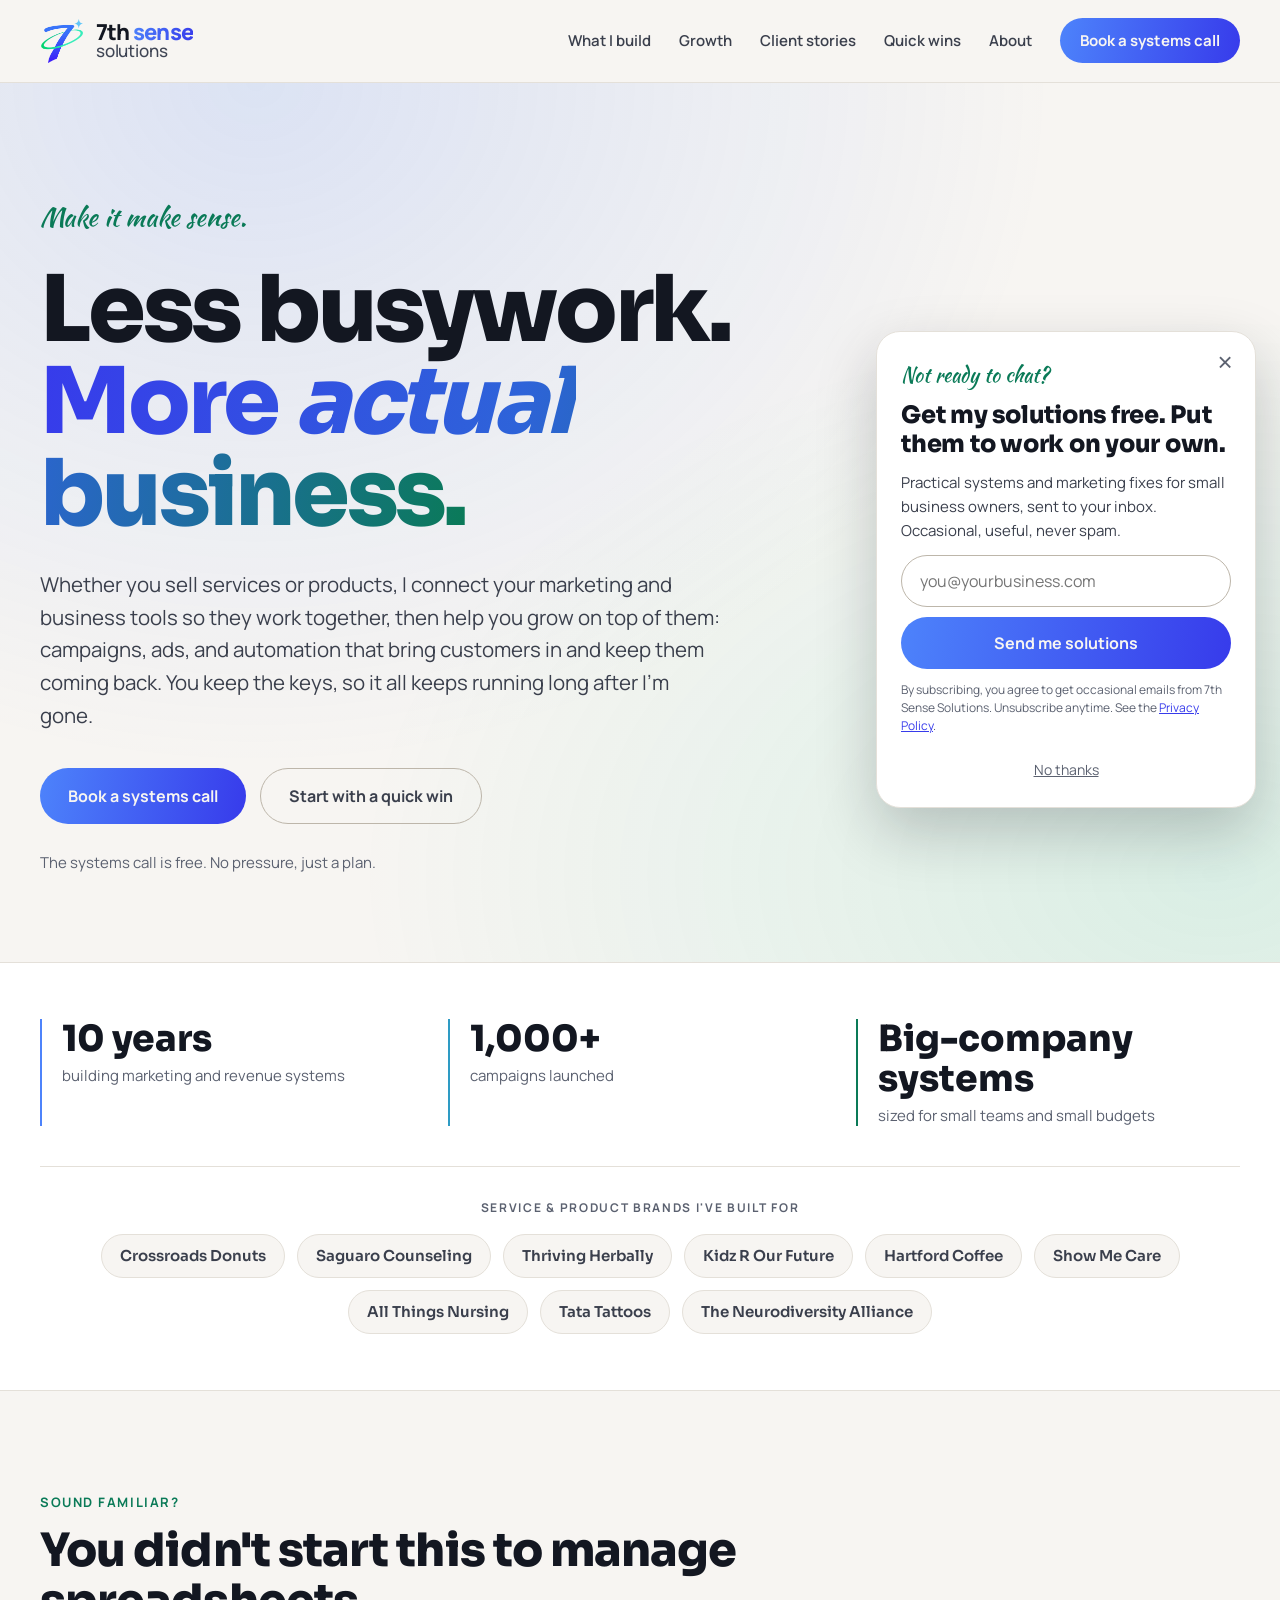
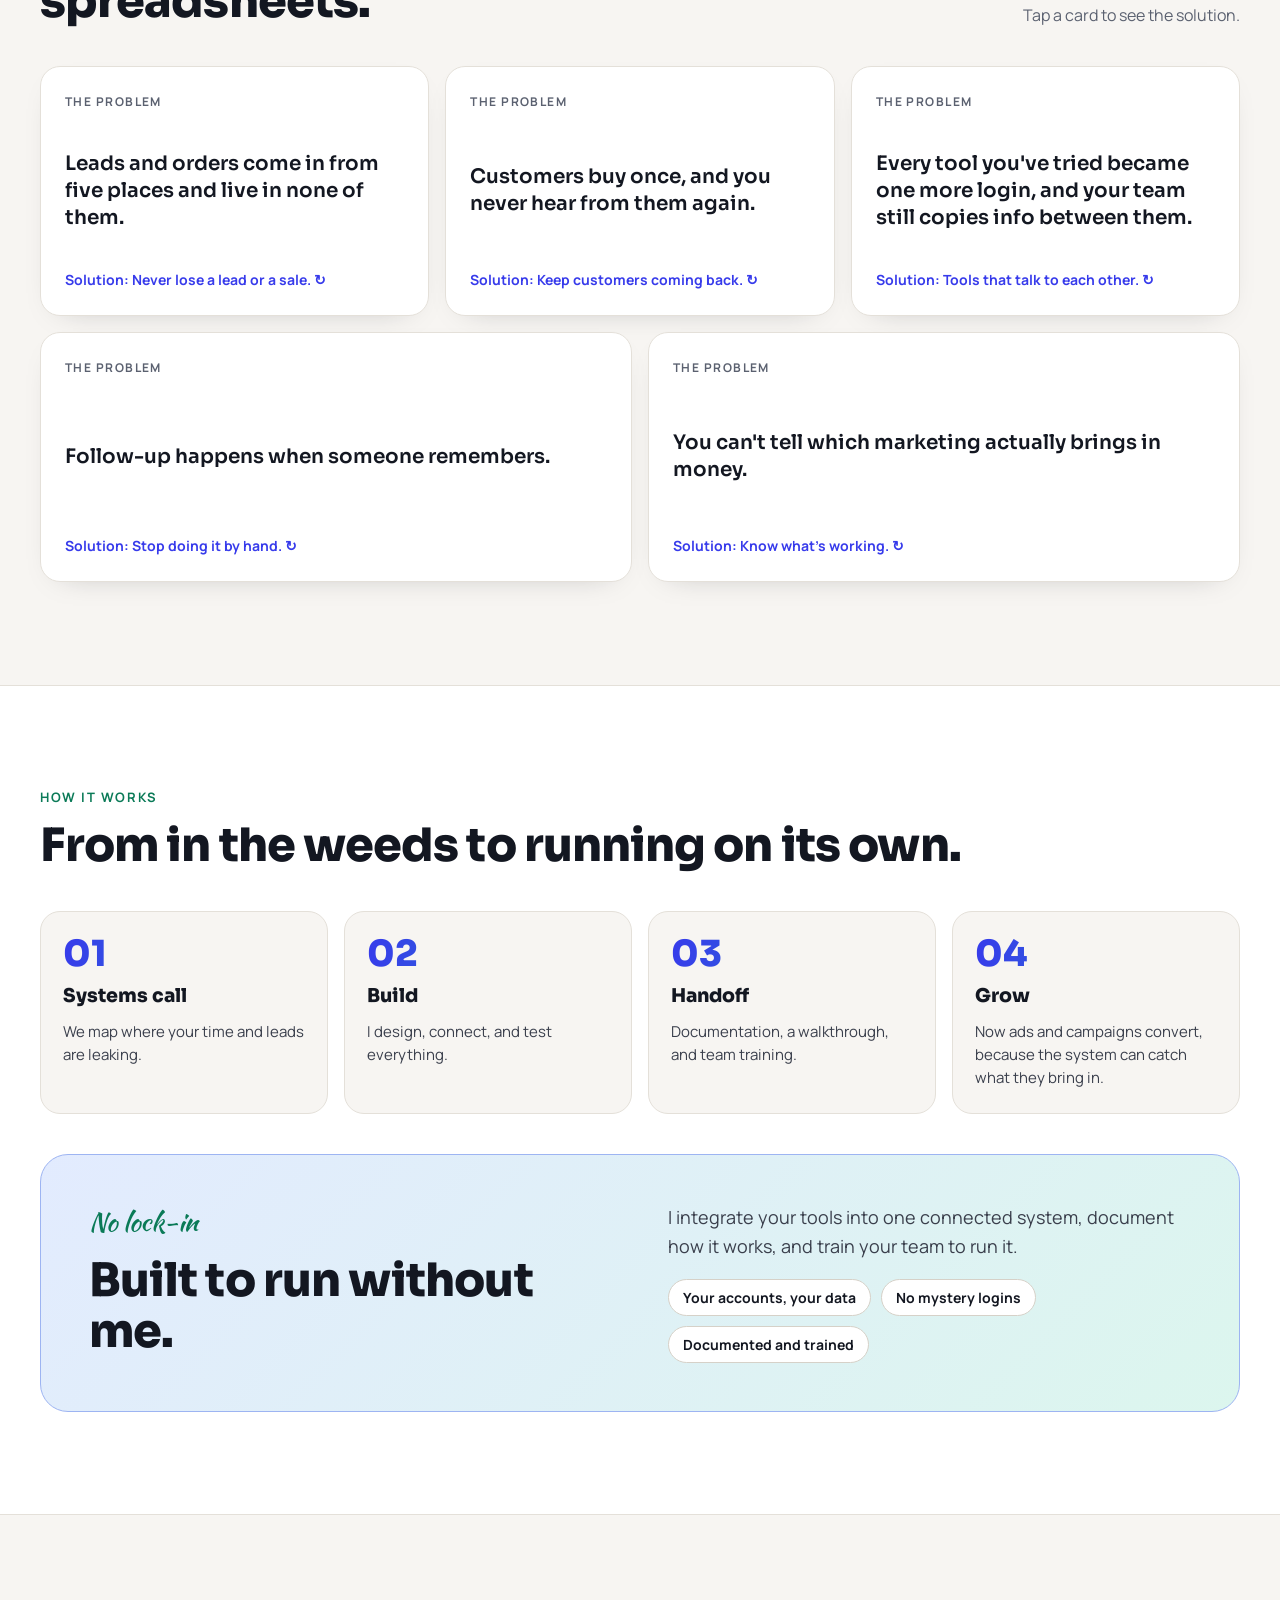
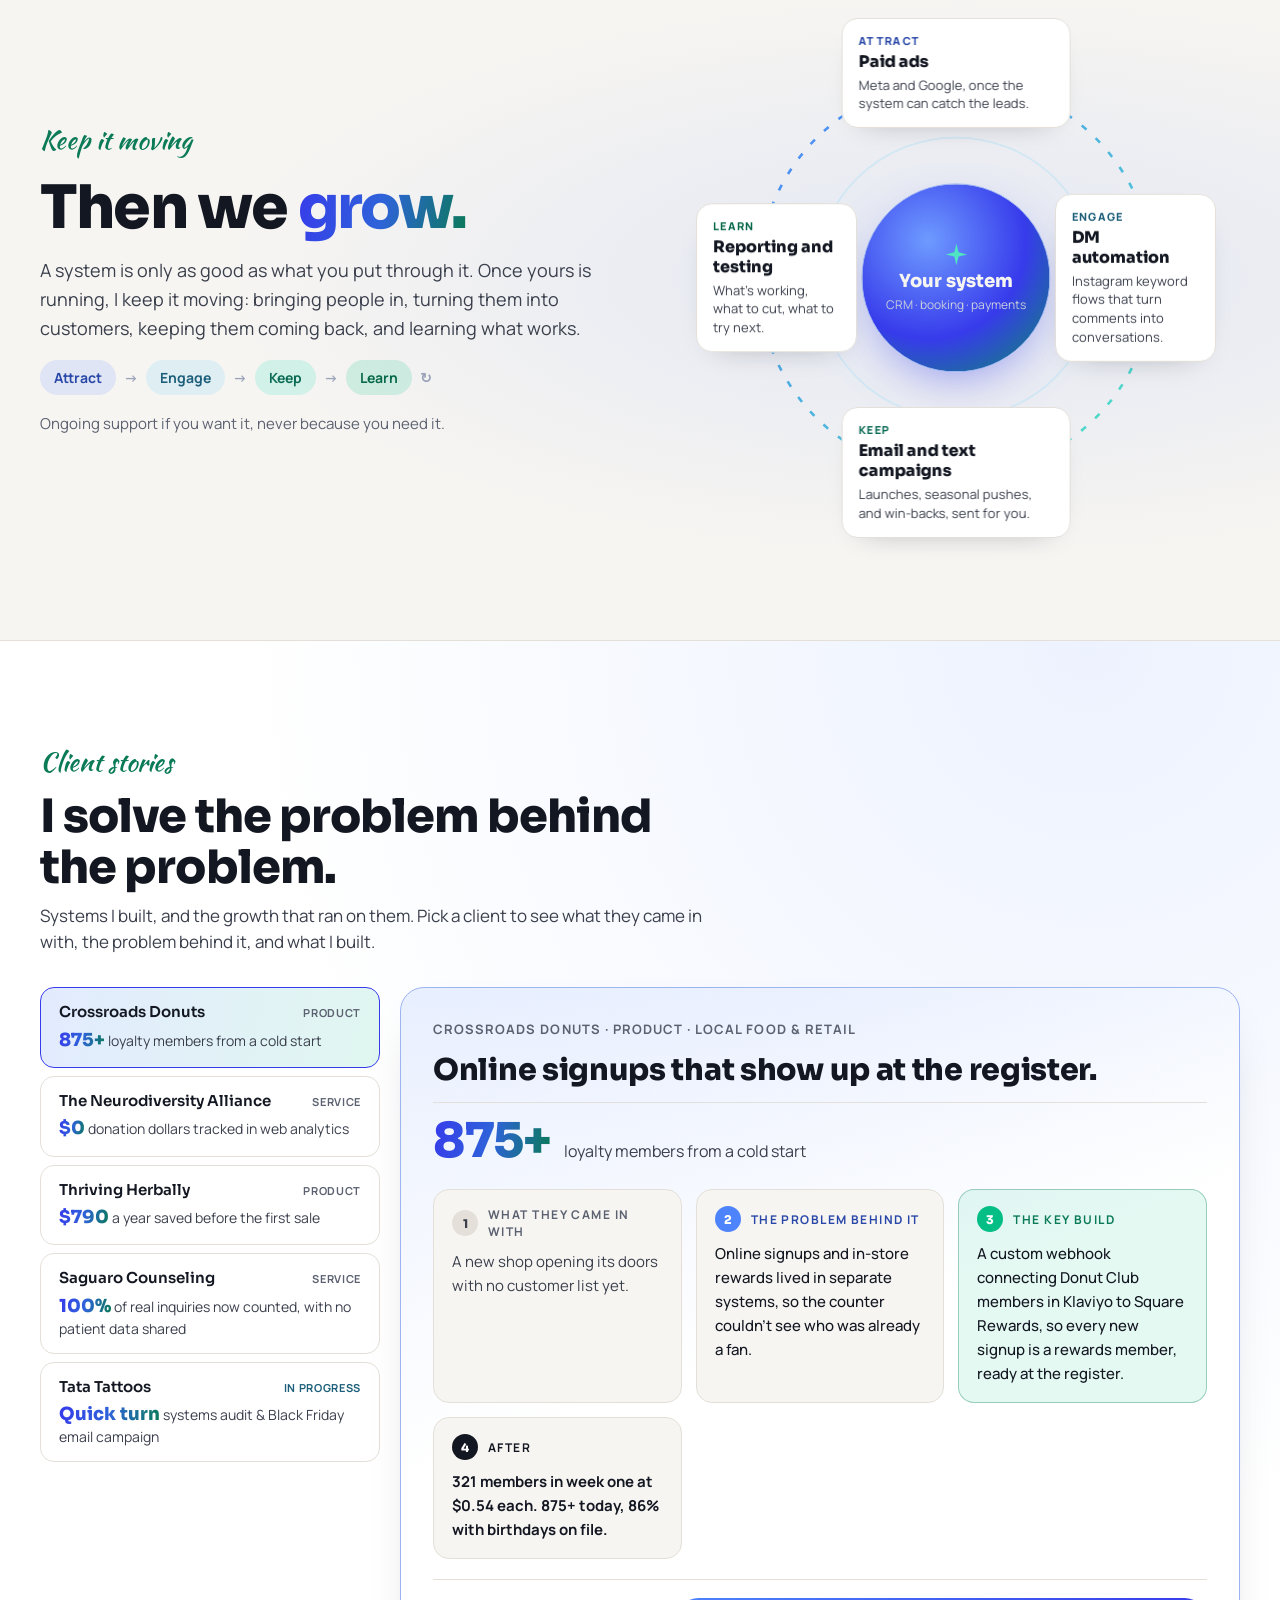
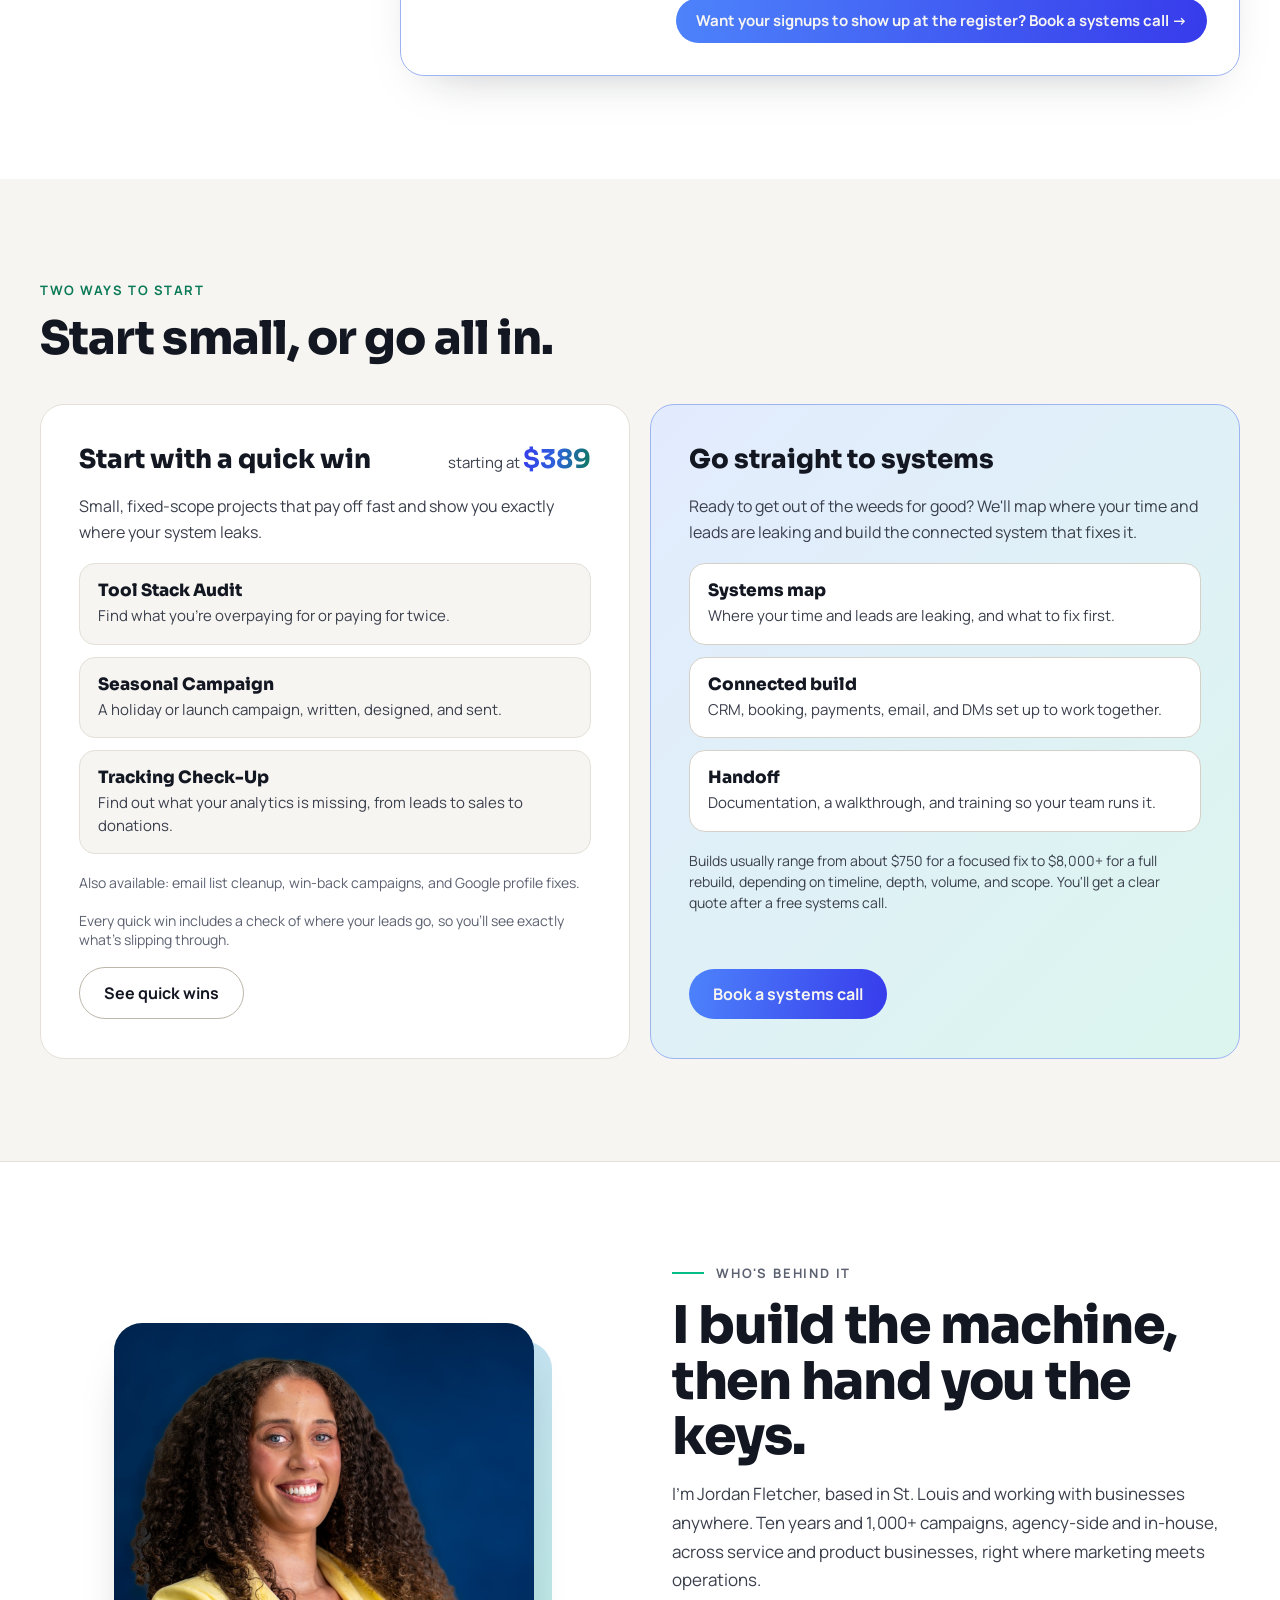
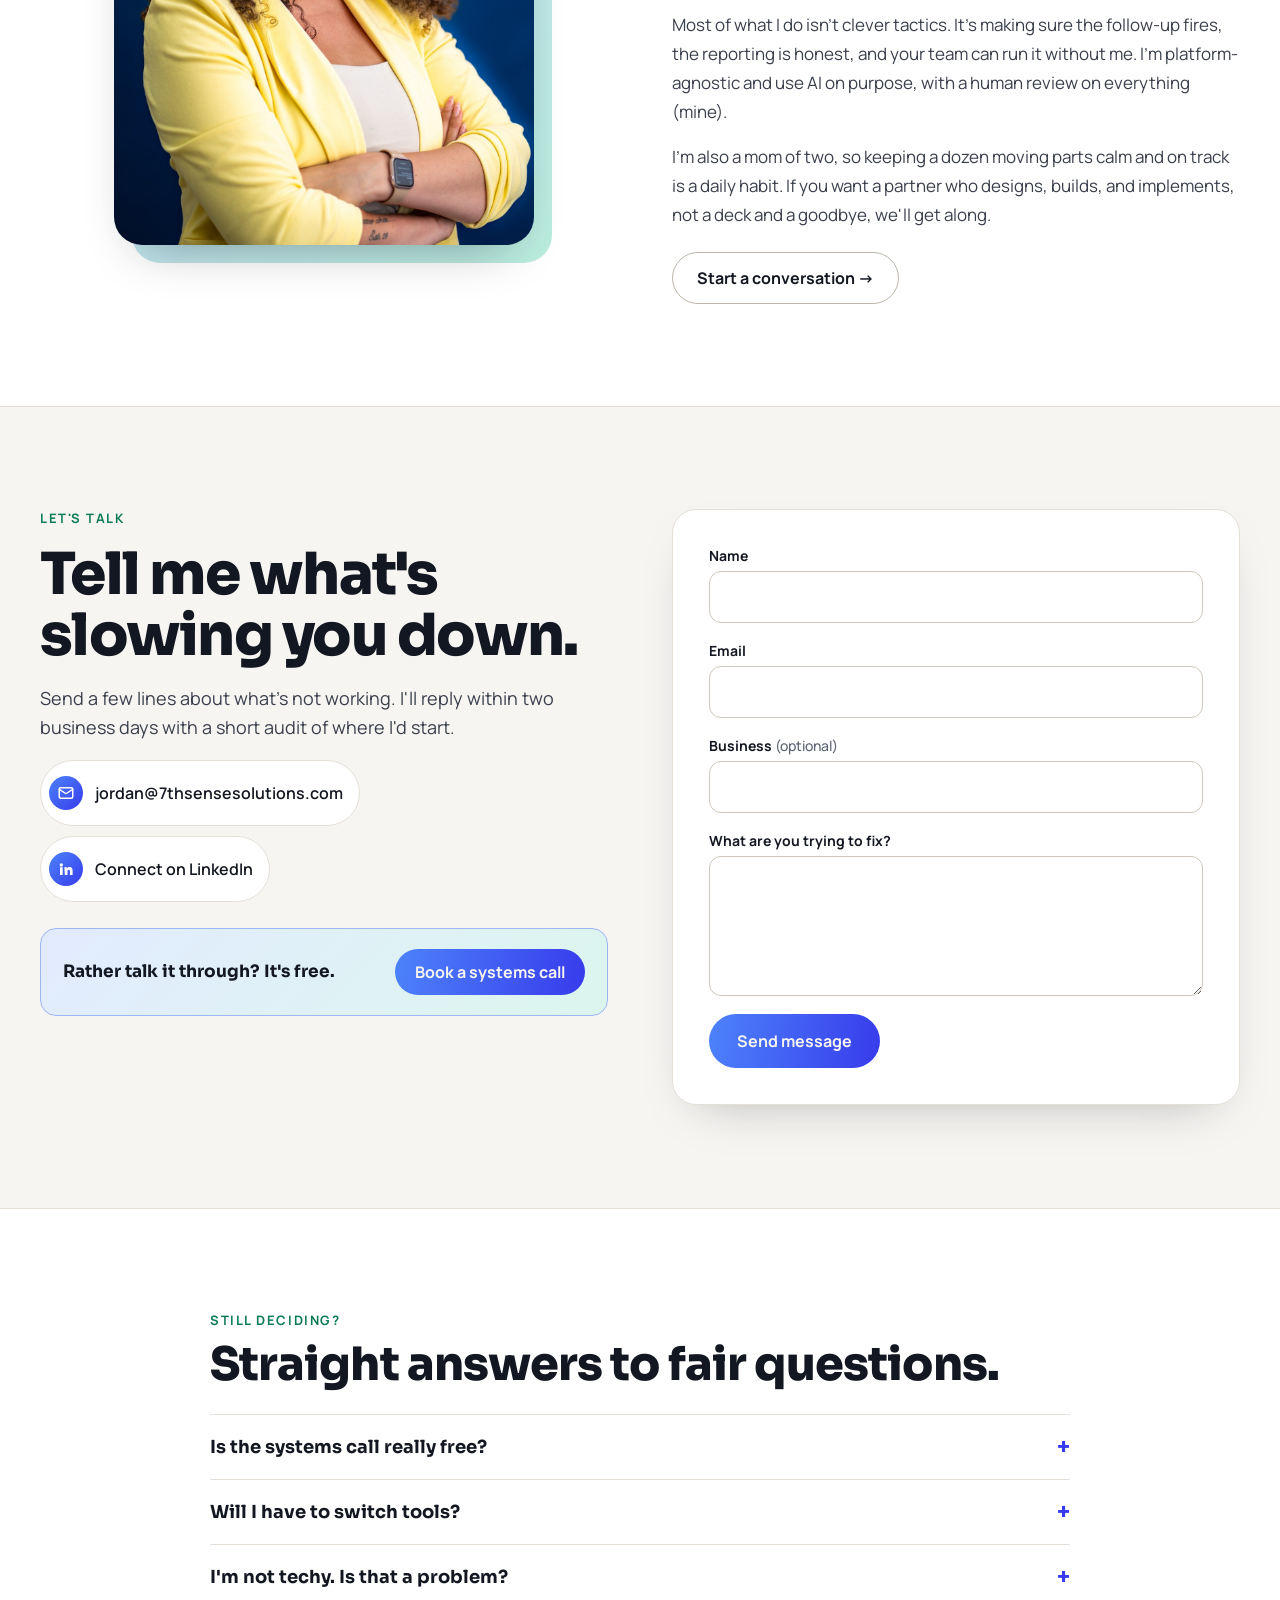
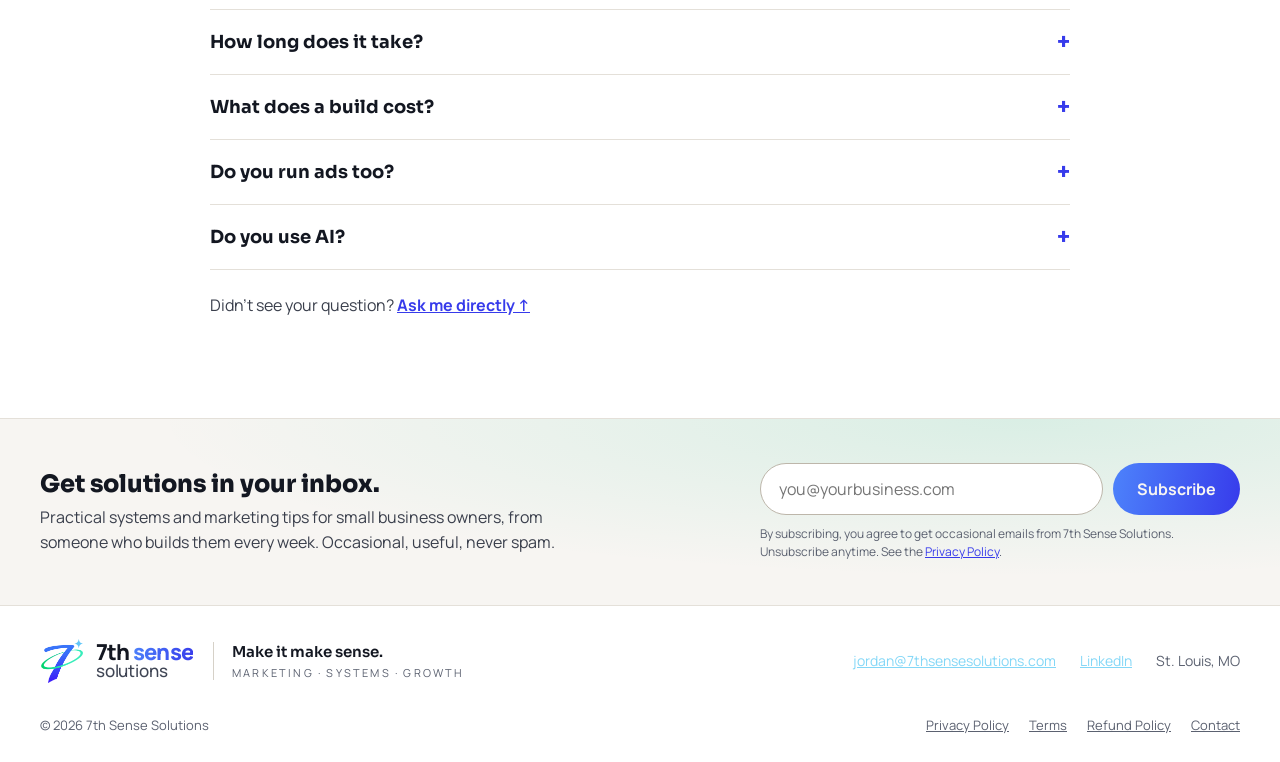
<file: index.html>
<!doctype html>
<html lang="en">
<head>
<meta charset="utf-8">
<meta name="viewport" content="width=device-width, initial-scale=1">
<link rel="icon" href="/favicon.ico" sizes="any">
<link rel="icon" type="image/png" sizes="32x32" href="/favicon-32.png">
<link rel="icon" type="image/png" sizes="16x16" href="/favicon-16.png">
<link rel="apple-touch-icon" href="/apple-touch-icon.png">
<meta name="theme-color" content="#F7F5F2">
<title>7th Sense Solutions | Marketing & business systems that run without you</title>
<meta name="description" content="Marketing and business systems for small businesses. I build the systems that capture every lead, follow up for you, and connect your tools, so you can get out of the weeds. Based in St. Louis.">
<link rel="canonical" href="https://7thsensesolutions.com/">
<meta property="og:type" content="website">
<meta property="og:site_name" content="7th Sense Solutions">
<meta property="og:title" content="Less busywork. More actual business. | 7th Sense Solutions">
<meta property="og:description" content="Marketing and business systems for small businesses. I build the systems that capture every lead, follow up for you, and connect your tools, so you can get out of the weeds. Based in St. Louis.">
<meta property="og:url" content="https://7thsensesolutions.com/">
<meta property="og:image" content="https://7thsensesolutions.com/images/og-image.png">
<meta property="og:image:width" content="1200">
<meta property="og:image:height" content="630">
<meta name="twitter:card" content="summary_large_image">
<script type="application/ld+json">{"@context": "https://schema.org", "@type": "ProfessionalService", "name": "7th Sense Solutions", "url": "https://7thsensesolutions.com/", "image": "https://7thsensesolutions.com/images/og-image.png", "logo": "https://7thsensesolutions.com/favicon-512.png", "slogan": "Make it make sense.", "description": "Marketing and business systems for small businesses. I build the systems that capture every lead, follow up for you, and connect your tools, so you can get out of the weeds. Based in St. Louis.", "address": {"@type": "PostalAddress", "addressLocality": "St. Louis", "addressRegion": "MO", "addressCountry": "US"}, "areaServed": "US"}</script>
<link rel="preconnect" href="https://fonts.googleapis.com">
<link href="https://fonts.googleapis.com/css2?family=Sora:wght@300;400;600;700;800&amp;family=Manrope:wght@400;500;700;800&amp;family=Kaushan+Script&amp;display=swap" rel="stylesheet">
<style>
body{margin:0;background:#F7F5F2}
a{color:#83D7F7}a:hover{color:#4FE5C2}
.grad-l{background:linear-gradient(100deg,#373BEB 0%,#2E63D9 50%,#0A7A57 100%);-webkit-background-clip:text;background-clip:text;color:transparent}
.grad{background:linear-gradient(100deg,#4D83FB 0%,#83D7F7 50%,#4FE5C2 100%);-webkit-background-clip:text;background-clip:text;color:transparent}
.tease{cursor:pointer;transition:transform .15s ease,border-color .15s ease}
.tease:hover{transform:translateY(-3px)}
.tease:focus-visible{outline:2px solid #4FE5C2;outline-offset:3px}
.next:hover{border-color:#4FE5C2}
.btn-primary{background:linear-gradient(100deg,#4D83FB,#373BEB);color:#F7F5F2}
.btn-primary:hover{color:#F7F5F2;filter:brightness(1.08)}
.btn-ghost:hover{border-color:#4FE5C2;color:#F7F5F2}
#start .btn-ghost:hover{border-color:#0A7A57;color:#131721}
input:focus-visible,textarea:focus-visible{outline:2px solid #373BEB;outline-offset:2px}
.navlink{color:#C9CFDC;text-decoration:none}
.navlink:hover{color:#F7F5F2}
.light-page header .navlink{color:#3A3F4C}
.light-page header .navlink:hover{color:#131721}
.light-page section:not(#stories) .btn-ghost:hover{border-color:#0A7A57;color:#131721}
.light-page .row:hover{border-color:#373BEB}
.contact-pill:hover{border-color:#373BEB!important}
.faq summary::-webkit-details-marker{display:none}
.faq[open] .faq-icon{transform:rotate(45deg)}
.faq-icon{transition:transform .2s ease}
.faq summary:hover{color:#373BEB}
.faq summary:focus-visible{outline:2px solid #373BEB;outline-offset:4px;border-radius:6px}
.light-page .chip:hover{border-color:#0A7A57!important;color:#131721!important}
.orbit{position:relative;width:100%;max-width:520px;aspect-ratio:1/1;margin:0 auto}
.orbit .ring{position:absolute;inset:0;width:100%;height:100%}
.spin{animation:spin 60s linear infinite}
.spin-rev{animation:spin 24s linear infinite reverse}
@keyframes spin{to{transform:rotate(360deg)}}
.orbit .core{position:absolute;left:50%;top:50%;transform:translate(-50%,-50%);width:36%;aspect-ratio:1/1;border-radius:50%;display:flex;flex-direction:column;align-items:center;justify-content:center;gap:4px;text-align:center;background:radial-gradient(circle at 35% 30%,rgba(77,131,251,0.55),rgba(55,59,235,0.35) 45%,rgba(5,190,133,0.25) 100%);border:1px solid rgba(79,229,194,0.5);box-shadow:0 0 60px rgba(77,131,251,0.35),inset 0 0 30px rgba(79,229,194,0.15)}
.orbit .node{position:absolute;width:44%;box-sizing:border-box;display:flex;flex-direction:column;gap:4px;padding:14px 16px;border-radius:16px;background:rgba(27,33,50,0.92);border:1px solid rgba(131,215,247,0.22);backdrop-filter:blur(6px);transition:transform .2s ease,border-color .2s ease}
.orbit .node:hover{border-color:#4FE5C2}
.grow-light .orbit .node{background:#FFFFFF;border-color:#E4E0D9;box-shadow:0 12px 30px -22px rgba(19,23,33,0.4)}
.grow-light .orbit .core{background:radial-gradient(circle at 35% 30%,#6E9BFF,#373BEB 55%,#0A8F66 100%);color:#FFFFFF;border-color:#9DB4F2;box-shadow:0 18px 50px -18px rgba(55,59,235,0.55)}
.grow-light .orbit .core span{color:#F7F5F2}
.n-top{left:50%;top:0;transform:translateX(-50%)}
.n-bottom{left:50%;bottom:0;transform:translateX(-50%)}
.n-left{left:0;top:50%;transform:translateY(-50%);width:31%!important}
.n-right{right:0;top:50%;transform:translateY(-50%);width:31%!important}
@media (max-width: 760px){.orbit{aspect-ratio:auto;display:grid;gap:12px;max-width:none}.orbit .ring{display:none}.orbit .core{position:static;transform:none;width:auto;aspect-ratio:auto;border-radius:16px;padding:18px;flex-direction:row;gap:10px}.orbit .node{position:static;transform:none!important;width:auto!important}}
@media (prefers-reduced-motion:reduce){.spin,.spin-rev{animation:none}}
.flip{perspective:1200px}
.flip .inner{transition:transform .55s cubic-bezier(.2,.7,.2,1);transform-style:preserve-3d}
.flip .face{backface-visibility:hidden;-webkit-backface-visibility:hidden}
.flip .back{transform:rotateY(180deg)}
.flip .inner.flipped{transform:rotateY(180deg)}
@media (hover:hover){.flip:hover .inner{transform:rotateY(180deg)}}
.flip:focus-visible{outline:2px solid #4FE5C2;outline-offset:4px;border-radius:20px}
@media (prefers-reduced-motion:reduce){.flip .inner{transition:none}}
.chip:hover{border-color:#4FE5C2!important;color:#F7F5F2!important}
.row{cursor:pointer;transition:border-color .15s ease,background .15s ease}
.row:hover{border-color:rgba(79,229,194,0.6)}
.row:focus-visible{outline:2px solid #4FE5C2;outline-offset:2px}
@media (max-width: 860px){.stories{grid-template-columns:minmax(0,1fr)!important}}
@media (max-width: 760px){.pillars{grid-template-columns:minmax(0,1fr)!important}.pillar{grid-column:auto!important}}

.sticky-talk{position:fixed;right:24px;bottom:24px;z-index:50;display:inline-flex;align-items:center;gap:8px;min-height:52px;padding:0 24px;border-radius:999px;font-family:Manrope,sans-serif;font-weight:700;font-size:16px;text-decoration:none;box-shadow:0 10px 30px rgba(19,23,33,0.18)}
.nl-pop{position:fixed;right:24px;bottom:92px;z-index:60;width:min(380px,calc(100vw - 32px));box-sizing:border-box;display:flex;flex-direction:column;gap:12px;padding:28px 24px 16px;border-radius:24px;background:#FFFFFF;color:#131721;border:1px solid #E4E0D9;box-shadow:0 24px 60px rgba(19,23,33,0.22);animation:nlIn .35s ease}
.nl-close{position:absolute;top:8px;right:8px;width:44px;height:44px;border:0;background:none;cursor:pointer;font-size:26px;line-height:1;color:#5B6170;border-radius:999px}
.nl-close:hover{background:#F7F5F2;color:#131721}
@keyframes nlIn{from{opacity:0;transform:translateY(16px)}to{opacity:1;transform:none}}
@media (prefers-reduced-motion: reduce){.nl-pop{animation:none}}
@media (max-width:600px){.sticky-talk{right:16px;bottom:16px}.nl-pop{right:16px;bottom:80px}}

@media (max-width:760px){.nav-hide-sm{display:none}}


.wm-g{background:linear-gradient(100deg,#4D83FB 0%,#83D7F7 50%,#4FE5C2 100%);-webkit-background-clip:text;background-clip:text;color:transparent}
.wm-gb{background:linear-gradient(100deg,#4D83FB,#373BEB);-webkit-background-clip:text;background-clip:text;color:transparent}

.sticky-talk{transition:opacity .2s ease,transform .2s ease}
.sticky-talk.is-hidden{opacity:0;transform:translateY(12px);pointer-events:none}
[hidden]{display:none!important}
html{scroll-behavior:smooth}
@media (prefers-reduced-motion:reduce){html{scroll-behavior:auto}}
</style>
</head>
<body>
<div class="light-page" style="background: #F7F5F2; color: #131721; font-family: Manrope, sans-serif; min-height: 100vh">

<header style="background: #F7F5F2; border-bottom: 1px solid #E4E0D9">
<nav aria-label="Main" style="max-width: 1200px; margin: 0 auto; padding: 18px 24px; display: flex; flex-wrap: wrap; align-items: center; justify-content: space-between; gap: 16px">
<a href="#" aria-label="7th Sense Solutions home" style="display: flex; align-items: center; text-decoration: none; color: #131721">


<div style="display: inline-flex; align-items: center; gap: 12px; font-family: Sora, sans-serif; color: #131721">

<img src="/images/mark.png" alt="" style="display: block; width: 44px; height: auto; flex: none">








<span style="display: inline-flex; flex-direction: column; line-height: 0.95; font-family: Manrope, sans-serif">
<span style="font-weight: 800; font-size: 22px; letter-spacing: -0.035em; white-space: nowrap">7th <span class="wm-gb">sense</span></span>
<span style="font-weight: 500; font-size: 17px; letter-spacing: -0.01em; color: #3F4554">solutions</span>
</span>







</div>

</a>
<div style="display: flex; flex-wrap: wrap; align-items: center; gap: 8px 28px; font-size: 15px; font-weight: 600">
<a href="#build" class="navlink nav-hide-sm">What I build</a>
<a href="#grow" class="navlink nav-hide-sm">Growth</a>
<a href="#stories" class="navlink nav-hide-sm">Client stories</a>
<a href="#start" class="navlink nav-hide-sm">Quick wins</a>
<a href="#about" class="navlink nav-hide-sm">About</a>
<a href="https://calendar.google.com/calendar/appointments/schedules/AcZssZ2ihGTnjK_ADKunu6BIwyBelCXNJGZrNhhanmxzteIu9calpvYcj_o9ld1ZhANiABd0veh3dwn1" target="_blank" rel="noopener" class="btn-primary" style="text-decoration: none; padding: 12px 20px; border-radius: 999px; font-weight: 700; min-height: 44px; box-sizing: border-box; display: inline-flex; align-items: center">Book a systems call</a>
</div>
</nav>
</header>

<section style="color: #131721; background: radial-gradient(ellipse at 20% 0%, rgba(77,131,251,0.16), transparent 55%), radial-gradient(ellipse at 95% 90%, rgba(5,190,133,0.12 ), transparent 50%), #F7F5F2">
<div style="max-width: 1200px; margin: 0 auto; padding: clamp(64px, 9vw, 120px) 24px clamp(56px, 7vw, 96px); display: flex; flex-direction: column; gap: 28px">
<div style="font-family: 'Kaushan Script', cursive; font-size: 26px; color: #0A7A57">Make it make sense.</div>
<h1 style="margin: 0; font-family: Sora, sans-serif; font-weight: 800; font-size: clamp(44px, 7.5vw, 92px); line-height: 1.0; letter-spacing: -0.035em; max-width: 900px">Less busywork.<br><span class="grad-l">More <em style="font-style: italic; padding-right: 0.06em">actual</em> business.</span></h1>
<p style="margin: 0; font-size: clamp(18px, 1.6vw, 21px); line-height: 1.6; color: #3A3F4C; max-width: 680px">Whether you sell services or products, I connect your marketing and business tools so they work together, then help you grow on top of them: campaigns, ads, and automation that bring customers in and keep them coming back. You keep the keys, so it all keeps running long after I'm gone.</p>
<div style="display: flex; flex-wrap: wrap; gap: 14px; margin-top: 8px">
<a href="https://calendar.google.com/calendar/appointments/schedules/AcZssZ2ihGTnjK_ADKunu6BIwyBelCXNJGZrNhhanmxzteIu9calpvYcj_o9ld1ZhANiABd0veh3dwn1" target="_blank" rel="noopener" class="btn-primary" style="text-decoration: none; padding: 16px 28px; border-radius: 999px; font-weight: 700; font-size: 16px; min-height: 52px; box-sizing: border-box; display: inline-flex; align-items: center">Book a systems call</a>
<a href="#start" class="btn-ghost" style="text-decoration: none; padding: 16px 28px; border-radius: 999px; font-weight: 700; font-size: 16px; color: #3A3F4C; border: 1px solid #BDB6AA; min-height: 52px; box-sizing: border-box; display: inline-flex; align-items: center">Start with a quick win</a>
</div>
<p style="margin: 0; font-size: 15px; color: #5B6170">The systems call is free. No pressure, just a plan.</p>
</div>
</section>

<section aria-label="Track record" style="border-top: 1px solid #E4E0D9; border-bottom: 1px solid #E4E0D9; background: #FFFFFF">
<div style="max-width: 1200px; margin: 0 auto; padding: clamp(40px, 5vw, 56px) 24px; display: flex; flex-direction: column; gap: 40px">
<div style="display: grid; grid-template-columns: repeat(auto-fit, minmax(min(240px, 100%), 1fr)); gap: 24px">
<div style="display: flex; flex-direction: column; gap: 6px; padding-left: 20px; border-left: 2px solid #4D83FB"><div style="font-family: Sora, sans-serif; font-weight: 800; font-size: 36px; line-height: 1.1">10 years</div><div style="font-size: 15px; color: #5B6170">building marketing and revenue systems</div></div>
<div style="display: flex; flex-direction: column; gap: 6px; padding-left: 20px; border-left: 2px solid #2E9BC4"><div style="font-family: Sora, sans-serif; font-weight: 800; font-size: 36px; line-height: 1.1">1,000+</div><div style="font-size: 15px; color: #5B6170">campaigns launched</div></div>
<div style="display: flex; flex-direction: column; gap: 6px; padding-left: 20px; border-left: 2px solid #0A7A57"><div style="font-family: Sora, sans-serif; font-weight: 800; font-size: 36px; line-height: 1.1">Big-company systems</div><div style="font-size: 15px; color: #5B6170">sized for small teams and small budgets</div></div>
</div>
<div style="display: flex; flex-direction: column; gap: 18px; padding-top: 32px; border-top: 1px solid #E4E0D9">
<div style="font-size: 12px; font-weight: 700; letter-spacing: 0.14em; text-transform: uppercase; color: #5B6170; text-align: center">Service &amp; product brands I've built for</div>
<ul style="margin: 0; padding: 0; list-style: none; display: flex; flex-wrap: wrap; justify-content: center; gap: 12px">

<li><a href="#stories" class="chip" style="display: inline-flex; align-items: center; min-height: 44px; box-sizing: border-box; font-family: Sora, sans-serif; font-weight: 600; font-size: 15px; color: #3A3F4C; text-decoration: none; padding: 10px 18px; border-radius: 999px; border: 1px solid #E4E0D9; background: #F7F5F2" data-pick="0">Crossroads Donuts</a></li>

<li><a href="#stories" class="chip" style="display: inline-flex; align-items: center; min-height: 44px; box-sizing: border-box; font-family: Sora, sans-serif; font-weight: 600; font-size: 15px; color: #3A3F4C; text-decoration: none; padding: 10px 18px; border-radius: 999px; border: 1px solid #E4E0D9; background: #F7F5F2" data-pick="1">Saguaro Counseling</a></li>

<li><a href="#stories" class="chip" style="display: inline-flex; align-items: center; min-height: 44px; box-sizing: border-box; font-family: Sora, sans-serif; font-weight: 600; font-size: 15px; color: #3A3F4C; text-decoration: none; padding: 10px 18px; border-radius: 999px; border: 1px solid #E4E0D9; background: #F7F5F2" data-pick="2">Thriving Herbally</a></li>

<li><span style="display: inline-flex; align-items: center; min-height: 44px; box-sizing: border-box; font-family: Sora, sans-serif; font-weight: 600; font-size: 15px; color: #3A3F4C; text-decoration: none; padding: 10px 18px; border-radius: 999px; border: 1px solid #E4E0D9; background: #F7F5F2">Kidz R Our Future</span></li>

<li><span style="display: inline-flex; align-items: center; min-height: 44px; box-sizing: border-box; font-family: Sora, sans-serif; font-weight: 600; font-size: 15px; color: #3A3F4C; text-decoration: none; padding: 10px 18px; border-radius: 999px; border: 1px solid #E4E0D9; background: #F7F5F2">Hartford Coffee</span></li>

<li><span style="display: inline-flex; align-items: center; min-height: 44px; box-sizing: border-box; font-family: Sora, sans-serif; font-weight: 600; font-size: 15px; color: #3A3F4C; text-decoration: none; padding: 10px 18px; border-radius: 999px; border: 1px solid #E4E0D9; background: #F7F5F2">Show Me Care</span></li>

<li><span style="display: inline-flex; align-items: center; min-height: 44px; box-sizing: border-box; font-family: Sora, sans-serif; font-weight: 600; font-size: 15px; color: #3A3F4C; text-decoration: none; padding: 10px 18px; border-radius: 999px; border: 1px solid #E4E0D9; background: #F7F5F2">All Things Nursing</span></li>

<li><a href="#stories" class="chip" style="display: inline-flex; align-items: center; min-height: 44px; box-sizing: border-box; font-family: Sora, sans-serif; font-weight: 600; font-size: 15px; color: #3A3F4C; text-decoration: none; padding: 10px 18px; border-radius: 999px; border: 1px solid #E4E0D9; background: #F7F5F2" data-pick="7">Tata Tattoos</a></li>

<li><a href="#stories" class="chip" style="display: inline-flex; align-items: center; min-height: 44px; box-sizing: border-box; font-family: Sora, sans-serif; font-weight: 600; font-size: 15px; color: #3A3F4C; text-decoration: none; padding: 10px 18px; border-radius: 999px; border: 1px solid #E4E0D9; background: #F7F5F2" data-pick="8">The Neurodiversity Alliance</a></li>

</ul>
</div>
</div>
</section>

<section id="build" style="background: #F7F5F2; color: #131721">
<div style="max-width: 1200px; margin: 0 auto; padding: clamp(64px, 8vw, 112px) 24px; display: flex; flex-direction: column; gap: 40px">
<div style="display: flex; flex-wrap: wrap; justify-content: space-between; align-items: flex-end; gap: 16px 48px">
<div style="display: flex; flex-direction: column; gap: 14px; max-width: 720px">
<div style="font-size: 13px; font-weight: 700; letter-spacing: 0.12em; text-transform: uppercase; color: #0A7A57">Sound familiar?</div>
<h2 style="margin: 0; font-family: Sora, sans-serif; font-weight: 800; font-size: clamp(32px, 4vw, 46px); line-height: 1.1; letter-spacing: -0.02em">You didn't start this to manage spreadsheets.</h2>
</div>
<p style="margin: 0; font-size: 16px; color: #5B6170">Tap a card to see the solution.</p>
</div>
<div class="pillars" style="display: grid; grid-template-columns: repeat(6, minmax(0, 1fr)); gap: 16px">

<button type="button" class="flip pillar" aria-pressed="false" aria-label="Leads and orders come in from five places and live in none of them. Show the solution: Never lose a lead or a sale." style="grid-column: span 2; min-height: 250px; padding: 0; border: 0; background: transparent; font-family: inherit; color: inherit; text-align: left; cursor: pointer" data-flip="">
<span class="inner" style="display: grid; position: relative; width: 100%; height: 100%; min-height: 250px">
<span class="face" style="grid-area: 1 / 1; box-sizing: border-box; display: flex; flex-direction: column; justify-content: space-between; gap: 12px; padding: 26px 24px; border-radius: 20px; background: #FFFFFF; border: 1px solid #E4E0D9; box-shadow: 0 10px 30px -22px rgba(19,23,33,0.35)">
<span style="font-size: 12px; font-weight: 700; letter-spacing: 0.12em; text-transform: uppercase; color: #5B6170">The problem</span>
<span style="font-family: Sora, sans-serif; font-weight: 600; font-size: 20px; line-height: 1.35; color: #131721">Leads and orders come in from five places and live in none of them.</span>
<span style="font-size: 14px; font-weight: 700; color: #373BEB">Solution: Never lose a lead or a sale. ↻</span>
</span>
<span class="face back" style="grid-area: 1 / 1; box-sizing: border-box; display: flex; flex-direction: column; justify-content: space-between; gap: 12px; padding: 26px 24px; border-radius: 20px; background: linear-gradient(135deg, rgba(77,131,251,0.16), rgba(5,190,133,0.14)), #FFFFFF; color: #131721; border: 1px solid #9DB4F2">
<span style="display: flex; align-items: center; gap: 8px; font-size: 12px; font-weight: 700; letter-spacing: 0.12em; text-transform: uppercase; color: #0A7A57"><svg width="14" height="14" viewbox="0 0 24 24" aria-hidden="true"><path d="M12 2 L14 10 L22 12 L14 14 L12 22 L10 14 L2 12 L10 10 Z" fill="#0A7A57"></path></svg>The solution</span>
<span style="display: flex; flex-direction: column; gap: 8px">
<span style="font-family: Sora, sans-serif; font-weight: 800; font-size: 21px; line-height: 1.25; color: #131721">Never lose a lead or a sale.</span>
<span style="font-size: 15px; line-height: 1.55; color: #3A3F4C">Every inquiry, cart, and customer captured and followed up automatically.</span>
</span>
<span style="font-size: 14px; font-weight: 700; color: #373BEB">Back ↺</span>
</span>
</span>
</button>

<button type="button" class="flip pillar" aria-pressed="false" aria-label="Customers buy once, and you never hear from them again. Show the solution: Keep customers coming back." style="grid-column: span 2; min-height: 250px; padding: 0; border: 0; background: transparent; font-family: inherit; color: inherit; text-align: left; cursor: pointer" data-flip="">
<span class="inner" style="display: grid; position: relative; width: 100%; height: 100%; min-height: 250px">
<span class="face" style="grid-area: 1 / 1; box-sizing: border-box; display: flex; flex-direction: column; justify-content: space-between; gap: 12px; padding: 26px 24px; border-radius: 20px; background: #FFFFFF; border: 1px solid #E4E0D9; box-shadow: 0 10px 30px -22px rgba(19,23,33,0.35)">
<span style="font-size: 12px; font-weight: 700; letter-spacing: 0.12em; text-transform: uppercase; color: #5B6170">The problem</span>
<span style="font-family: Sora, sans-serif; font-weight: 600; font-size: 20px; line-height: 1.35; color: #131721">Customers buy once, and you never hear from them again.</span>
<span style="font-size: 14px; font-weight: 700; color: #373BEB">Solution: Keep customers coming back. ↻</span>
</span>
<span class="face back" style="grid-area: 1 / 1; box-sizing: border-box; display: flex; flex-direction: column; justify-content: space-between; gap: 12px; padding: 26px 24px; border-radius: 20px; background: linear-gradient(135deg, rgba(77,131,251,0.16), rgba(5,190,133,0.14)), #FFFFFF; color: #131721; border: 1px solid #9DB4F2">
<span style="display: flex; align-items: center; gap: 8px; font-size: 12px; font-weight: 700; letter-spacing: 0.12em; text-transform: uppercase; color: #0A7A57"><svg width="14" height="14" viewbox="0 0 24 24" aria-hidden="true"><path d="M12 2 L14 10 L22 12 L14 14 L12 22 L10 14 L2 12 L10 10 Z" fill="#0A7A57"></path></svg>The solution</span>
<span style="display: flex; flex-direction: column; gap: 8px">
<span style="font-family: Sora, sans-serif; font-weight: 800; font-size: 21px; line-height: 1.25; color: #131721">Keep customers coming back.</span>
<span style="font-size: 15px; line-height: 1.55; color: #3A3F4C">Reminders, rebooking, reorders, and reviews on autopilot.</span>
</span>
<span style="font-size: 14px; font-weight: 700; color: #373BEB">Back ↺</span>
</span>
</span>
</button>

<button type="button" class="flip pillar" aria-pressed="false" aria-label="Every tool you've tried became one more login, and your team still copies info between them. Show the solution: Tools that talk to each other." style="grid-column: span 2; min-height: 250px; padding: 0; border: 0; background: transparent; font-family: inherit; color: inherit; text-align: left; cursor: pointer" data-flip="">
<span class="inner" style="display: grid; position: relative; width: 100%; height: 100%; min-height: 250px">
<span class="face" style="grid-area: 1 / 1; box-sizing: border-box; display: flex; flex-direction: column; justify-content: space-between; gap: 12px; padding: 26px 24px; border-radius: 20px; background: #FFFFFF; border: 1px solid #E4E0D9; box-shadow: 0 10px 30px -22px rgba(19,23,33,0.35)">
<span style="font-size: 12px; font-weight: 700; letter-spacing: 0.12em; text-transform: uppercase; color: #5B6170">The problem</span>
<span style="font-family: Sora, sans-serif; font-weight: 600; font-size: 20px; line-height: 1.35; color: #131721">Every tool you've tried became one more login, and your team still copies info between them.</span>
<span style="font-size: 14px; font-weight: 700; color: #373BEB">Solution: Tools that talk to each other. ↻</span>
</span>
<span class="face back" style="grid-area: 1 / 1; box-sizing: border-box; display: flex; flex-direction: column; justify-content: space-between; gap: 12px; padding: 26px 24px; border-radius: 20px; background: linear-gradient(135deg, rgba(77,131,251,0.16), rgba(5,190,133,0.14)), #FFFFFF; color: #131721; border: 1px solid #9DB4F2">
<span style="display: flex; align-items: center; gap: 8px; font-size: 12px; font-weight: 700; letter-spacing: 0.12em; text-transform: uppercase; color: #0A7A57"><svg width="14" height="14" viewbox="0 0 24 24" aria-hidden="true"><path d="M12 2 L14 10 L22 12 L14 14 L12 22 L10 14 L2 12 L10 10 Z" fill="#0A7A57"></path></svg>The solution</span>
<span style="display: flex; flex-direction: column; gap: 8px">
<span style="font-family: Sora, sans-serif; font-weight: 800; font-size: 21px; line-height: 1.25; color: #131721">Tools that talk to each other.</span>
<span style="font-size: 15px; line-height: 1.55; color: #3A3F4C">CRM, booking, store, payments, email, and DMs connected, so nothing gets entered twice.</span>
</span>
<span style="font-size: 14px; font-weight: 700; color: #373BEB">Back ↺</span>
</span>
</span>
</button>

<button type="button" class="flip pillar" aria-pressed="false" aria-label="Follow-up happens when someone remembers. Show the solution: Stop doing it by hand." style="grid-column: span 3; min-height: 250px; padding: 0; border: 0; background: transparent; font-family: inherit; color: inherit; text-align: left; cursor: pointer" data-flip="">
<span class="inner" style="display: grid; position: relative; width: 100%; height: 100%; min-height: 250px">
<span class="face" style="grid-area: 1 / 1; box-sizing: border-box; display: flex; flex-direction: column; justify-content: space-between; gap: 12px; padding: 26px 24px; border-radius: 20px; background: #FFFFFF; border: 1px solid #E4E0D9; box-shadow: 0 10px 30px -22px rgba(19,23,33,0.35)">
<span style="font-size: 12px; font-weight: 700; letter-spacing: 0.12em; text-transform: uppercase; color: #5B6170">The problem</span>
<span style="font-family: Sora, sans-serif; font-weight: 600; font-size: 20px; line-height: 1.35; color: #131721">Follow-up happens when someone remembers.</span>
<span style="font-size: 14px; font-weight: 700; color: #373BEB">Solution: Stop doing it by hand. ↻</span>
</span>
<span class="face back" style="grid-area: 1 / 1; box-sizing: border-box; display: flex; flex-direction: column; justify-content: space-between; gap: 12px; padding: 26px 24px; border-radius: 20px; background: linear-gradient(135deg, rgba(77,131,251,0.16), rgba(5,190,133,0.14)), #FFFFFF; color: #131721; border: 1px solid #9DB4F2">
<span style="display: flex; align-items: center; gap: 8px; font-size: 12px; font-weight: 700; letter-spacing: 0.12em; text-transform: uppercase; color: #0A7A57"><svg width="14" height="14" viewbox="0 0 24 24" aria-hidden="true"><path d="M12 2 L14 10 L22 12 L14 14 L12 22 L10 14 L2 12 L10 10 Z" fill="#0A7A57"></path></svg>The solution</span>
<span style="display: flex; flex-direction: column; gap: 8px">
<span style="font-family: Sora, sans-serif; font-weight: 800; font-size: 21px; line-height: 1.25; color: #131721">Stop doing it by hand.</span>
<span style="font-size: 15px; line-height: 1.55; color: #3A3F4C">Automations and AI agents for the repetitive stuff.</span>
</span>
<span style="font-size: 14px; font-weight: 700; color: #373BEB">Back ↺</span>
</span>
</span>
</button>

<button type="button" class="flip pillar" aria-pressed="false" aria-label="You can't tell which marketing actually brings in money. Show the solution: Know what's working." style="grid-column: span 3; min-height: 250px; padding: 0; border: 0; background: transparent; font-family: inherit; color: inherit; text-align: left; cursor: pointer" data-flip="">
<span class="inner" style="display: grid; position: relative; width: 100%; height: 100%; min-height: 250px">
<span class="face" style="grid-area: 1 / 1; box-sizing: border-box; display: flex; flex-direction: column; justify-content: space-between; gap: 12px; padding: 26px 24px; border-radius: 20px; background: #FFFFFF; border: 1px solid #E4E0D9; box-shadow: 0 10px 30px -22px rgba(19,23,33,0.35)">
<span style="font-size: 12px; font-weight: 700; letter-spacing: 0.12em; text-transform: uppercase; color: #5B6170">The problem</span>
<span style="font-family: Sora, sans-serif; font-weight: 600; font-size: 20px; line-height: 1.35; color: #131721">You can't tell which marketing actually brings in money.</span>
<span style="font-size: 14px; font-weight: 700; color: #373BEB">Solution: Know what's working. ↻</span>
</span>
<span class="face back" style="grid-area: 1 / 1; box-sizing: border-box; display: flex; flex-direction: column; justify-content: space-between; gap: 12px; padding: 26px 24px; border-radius: 20px; background: linear-gradient(135deg, rgba(77,131,251,0.16), rgba(5,190,133,0.14)), #FFFFFF; color: #131721; border: 1px solid #9DB4F2">
<span style="display: flex; align-items: center; gap: 8px; font-size: 12px; font-weight: 700; letter-spacing: 0.12em; text-transform: uppercase; color: #0A7A57"><svg width="14" height="14" viewbox="0 0 24 24" aria-hidden="true"><path d="M12 2 L14 10 L22 12 L14 14 L12 22 L10 14 L2 12 L10 10 Z" fill="#0A7A57"></path></svg>The solution</span>
<span style="display: flex; flex-direction: column; gap: 8px">
<span style="font-family: Sora, sans-serif; font-weight: 800; font-size: 21px; line-height: 1.25; color: #131721">Know what's working.</span>
<span style="font-size: 15px; line-height: 1.55; color: #3A3F4C">Clear reporting, no guesswork.</span>
</span>
<span style="font-size: 14px; font-weight: 700; color: #373BEB">Back ↺</span>
</span>
</span>
</button>

</div>
</div>
</section>

<section style="background: #FFFFFF; color: #131721; border-top: 1px solid #E4E0D9">
<div style="max-width: 1200px; margin: 0 auto; padding: clamp(64px, 8vw, 112px) 24px; display: flex; flex-direction: column; gap: 40px">
<div style="display: flex; flex-direction: column; gap: 14px">
<div style="font-size: 13px; font-weight: 700; letter-spacing: 0.12em; text-transform: uppercase; color: #0A7A57">How it works</div>
<h2 style="margin: 0; font-family: Sora, sans-serif; font-weight: 800; font-size: clamp(32px, 4vw, 46px); line-height: 1.1; letter-spacing: -0.02em">From in the weeds to running on its own.</h2>
</div>
<ol style="margin: 0; padding: 0; list-style: none; display: grid; grid-template-columns: repeat(auto-fit, minmax(min(220px, 100%), 1fr)); gap: 16px">

<li style="display: flex; flex-direction: column; gap: 12px; padding: 24px 22px; border-radius: 20px; border: 1px solid #E4E0D9; background: #F7F5F2">
<span class="grad-l" style="font-family: Sora, sans-serif; font-weight: 800; font-size: 36px; line-height: 1">01</span>
<h3 style="margin: 0; font-family: Sora, sans-serif; font-weight: 800; font-size: 19px">Systems call</h3>
<p style="margin: 0; font-size: 15px; line-height: 1.55; color: #3A3F4C">We map where your time and leads are leaking.</p>
</li>

<li style="display: flex; flex-direction: column; gap: 12px; padding: 24px 22px; border-radius: 20px; border: 1px solid #E4E0D9; background: #F7F5F2">
<span class="grad-l" style="font-family: Sora, sans-serif; font-weight: 800; font-size: 36px; line-height: 1">02</span>
<h3 style="margin: 0; font-family: Sora, sans-serif; font-weight: 800; font-size: 19px">Build</h3>
<p style="margin: 0; font-size: 15px; line-height: 1.55; color: #3A3F4C">I design, connect, and test everything.</p>
</li>

<li style="display: flex; flex-direction: column; gap: 12px; padding: 24px 22px; border-radius: 20px; border: 1px solid #E4E0D9; background: #F7F5F2">
<span class="grad-l" style="font-family: Sora, sans-serif; font-weight: 800; font-size: 36px; line-height: 1">03</span>
<h3 style="margin: 0; font-family: Sora, sans-serif; font-weight: 800; font-size: 19px">Handoff</h3>
<p style="margin: 0; font-size: 15px; line-height: 1.55; color: #3A3F4C">Documentation, a walkthrough, and team training.</p>
</li>

<li style="display: flex; flex-direction: column; gap: 12px; padding: 24px 22px; border-radius: 20px; border: 1px solid #E4E0D9; background: #F7F5F2">
<span class="grad-l" style="font-family: Sora, sans-serif; font-weight: 800; font-size: 36px; line-height: 1">04</span>
<h3 style="margin: 0; font-family: Sora, sans-serif; font-weight: 800; font-size: 19px">Grow</h3>
<p style="margin: 0; font-size: 15px; line-height: 1.55; color: #3A3F4C">Now ads and campaigns convert, because the system can catch what they bring in.</p>
</li>

</ol>
<div style="border-radius: 28px; padding: clamp(28px, 4vw, 48px); background: linear-gradient(135deg, rgba(77,131,251,0.16), rgba(5,190,133,0.14)), #FFFFFF; color: #131721; border: 1px solid #9DB4F2; display: grid; grid-template-columns: repeat(auto-fit, minmax(min(300px, 100%), 1fr)); gap: 32px 56px; align-items: start">
<div style="display: flex; flex-direction: column; gap: 14px">
<div style="font-family: 'Kaushan Script', cursive; font-size: 26px; color: #0A7A57">No lock-in</div>
<h2 style="margin: 0; font-family: Sora, sans-serif; font-weight: 800; font-size: clamp(32px, 4vw, 46px); line-height: 1.1; letter-spacing: -0.02em">Built to run without me.</h2>
</div>
<div style="display: flex; flex-direction: column; gap: 18px">
<p style="margin: 0; font-size: 18px; line-height: 1.6; color: #3A3F4C">I integrate your tools into one connected system, document how it works, and train your team to run it.</p>
<div style="display: flex; flex-wrap: wrap; gap: 10px">
<span style="font-size: 14px; font-weight: 700; padding: 8px 14px; border-radius: 999px; background: #FFFFFF; border: 1px solid #D6D1C8">Your accounts, your data</span>
<span style="font-size: 14px; font-weight: 700; padding: 8px 14px; border-radius: 999px; background: #FFFFFF; border: 1px solid #D6D1C8">No mystery logins</span>
<span style="font-size: 14px; font-weight: 700; padding: 8px 14px; border-radius: 999px; background: #FFFFFF; border: 1px solid #D6D1C8">Documented and trained</span>
</div>
</div>
</div>
</div>
</section>

<section id="grow" class="grow-light" style="background: radial-gradient(ellipse at 75% 50%, rgba(77,131,251,0.12), transparent 55%), #F7F5F2; color: #131721; border-top: 1px solid #E4E0D9; overflow: hidden">
<div style="max-width: 1200px; margin: 0 auto; padding: clamp(64px, 8vw, 112px) 24px; display: grid; grid-template-columns: repeat(auto-fit, minmax(min(320px, 100%), 1fr)); gap: 48px 64px; align-items: center">
<div style="display: flex; flex-direction: column; gap: 18px">
<div style="font-family: 'Kaushan Script', cursive; font-size: 26px; color: #0A7A57">Keep it moving</div>
<h2 style="margin: 0; font-family: Sora, sans-serif; font-weight: 800; font-size: clamp(36px, 5vw, 60px); line-height: 1.02; letter-spacing: -0.03em">Then we <span class="grad-l">grow.</span></h2>
<p style="margin: 0; font-size: 18px; line-height: 1.6; color: #3A3F4C">A system is only as good as what you put through it. Once yours is running, I keep it moving: bringing people in, turning them into customers, keeping them coming back, and learning what works.</p>
<ol style="margin: 0; padding: 0; list-style: none; display: flex; flex-wrap: wrap; gap: 8px; font-size: 14px; font-weight: 700">
<li style="padding: 8px 14px; border-radius: 999px; background: rgba(77,131,251,0.14); color: #2847A8">Attract</li>
<li aria-hidden="true" style="align-self: center; color: #9AA3B8">→</li>
<li style="padding: 8px 14px; border-radius: 999px; background: rgba(131,215,247,0.22); color: #1D5F7A">Engage</li>
<li aria-hidden="true" style="align-self: center; color: #9AA3B8">→</li>
<li style="padding: 8px 14px; border-radius: 999px; background: rgba(79,229,194,0.22); color: #0B6B55">Keep</li>
<li aria-hidden="true" style="align-self: center; color: #9AA3B8">→</li>
<li style="padding: 8px 14px; border-radius: 999px; background: rgba(5,190,133,0.16); color: #08694A">Learn</li>
<li aria-hidden="true" style="align-self: center; color: #9AA3B8">↻</li>
</ol>
<p style="margin: 0; font-size: 15px; color: #5B6170">Ongoing support if you want it, never because you need it.</p>
</div>
<div class="orbit" role="img" aria-label="Growth loop: paid ads attract, DM automation engages, email and text campaigns keep customers, reporting shows what works, all feeding your connected system.">
<svg class="ring spin" viewbox="0 0 100 100" aria-hidden="true"><circle cx="50" cy="50" r="38" fill="none" stroke="url(#og)" stroke-width="0.5" stroke-dasharray="1.2 2.4"></circle><defs><lineargradient id="og" x1="0" y1="0" x2="1" y2="1"><stop offset="0" stop-color="#4D83FB"></stop><stop offset="1" stop-color="#4FE5C2"></stop></lineargradient></defs></svg>
<svg class="ring spin-rev" viewbox="0 0 100 100" aria-hidden="true"><circle cx="50" cy="50" r="27" fill="none" stroke="rgba(131,215,247,0.25)" stroke-width="0.35"></circle><circle cx="77" cy="50" r="1.3" fill="#4FE5C2"></circle></svg>
<div class="core">
<svg width="26" height="26" viewbox="0 0 24 24" aria-hidden="true"><path d="M12 2 L14 10 L22 12 L14 14 L12 22 L10 14 L2 12 L10 10 Z" fill="#4FE5C2"></path></svg>
<span style="font-family: Sora, sans-serif; font-weight: 800; font-size: 18px; line-height: 1.15">Your system</span>
<span style="font-size: 12px; color: #C9CFDC">CRM · booking · payments</span>
</div>

<div class="node n-top">
<span style="font-size: 11px; font-weight: 800; letter-spacing: 0.12em; text-transform: uppercase; color: #2847A8">Attract</span>
<span style="font-family: Sora, sans-serif; font-weight: 800; font-size: 16px; line-height: 1.25; color: #131721">Paid ads</span>
<span style="font-size: 13px; line-height: 1.45; color: #3A3F4C">Meta and Google, once the system can catch the leads.</span>
</div>

<div class="node n-right">
<span style="font-size: 11px; font-weight: 800; letter-spacing: 0.12em; text-transform: uppercase; color: #1D5F7A">Engage</span>
<span style="font-family: Sora, sans-serif; font-weight: 800; font-size: 16px; line-height: 1.25; color: #131721">DM automation</span>
<span style="font-size: 13px; line-height: 1.45; color: #3A3F4C">Instagram keyword flows that turn comments into conversations.</span>
</div>

<div class="node n-bottom">
<span style="font-size: 11px; font-weight: 800; letter-spacing: 0.12em; text-transform: uppercase; color: #0B6B55">Keep</span>
<span style="font-family: Sora, sans-serif; font-weight: 800; font-size: 16px; line-height: 1.25; color: #131721">Email and text campaigns</span>
<span style="font-size: 13px; line-height: 1.45; color: #3A3F4C">Launches, seasonal pushes, and win-backs, sent for you.</span>
</div>

<div class="node n-left">
<span style="font-size: 11px; font-weight: 800; letter-spacing: 0.12em; text-transform: uppercase; color: #08694A">Learn</span>
<span style="font-family: Sora, sans-serif; font-weight: 800; font-size: 16px; line-height: 1.25; color: #131721">Reporting and testing</span>
<span style="font-size: 13px; line-height: 1.45; color: #3A3F4C">What's working, what to cut, what to try next.</span>
</div>

</div>
</div>
</section>

<section id="stories" style="background: radial-gradient(ellipse at 85% 0%, rgba(77,131,251,0.10), transparent 55%), #FFFFFF; color: #131721; border-top: 1px solid #E4E0D9">
<div style="max-width: 1200px; margin: 0 auto; padding: clamp(64px, 8vw, 104px) 24px; display: flex; flex-direction: column; gap: 32px">
<div style="display: flex; flex-wrap: wrap; justify-content: space-between; align-items: flex-end; gap: 20px 48px">
<div style="display: flex; flex-direction: column; gap: 10px; max-width: 680px">
<div style="font-family: 'Kaushan Script', cursive; font-size: 26px; color: #0A7A57">Client stories</div>
<h2 style="margin: 0; font-family: Sora, sans-serif; font-weight: 800; font-size: clamp(32px, 4vw, 46px); line-height: 1.1; letter-spacing: -0.02em">I solve the problem behind the problem.</h2>
<p style="margin: 0; font-size: 17px; line-height: 1.55; color: #3A3F4C">Systems I built, and the growth that ran on them. Pick a client to see what they came in with, the problem behind it, and what I built.</p>
</div>

</div>
<div class="stories" style="display: grid; grid-template-columns: minmax(260px, 340px) minmax(0, 1fr); gap: 20px; align-items: stretch">
<div style="display: flex; flex-direction: column; gap: 8px">
<div role="tablist" aria-label="Clients" style="display: flex; flex-direction: column; gap: 8px">

<button type="button" role="tab" class="row" aria-selected="true" style="display:flex;flex-direction:column;align-items:stretch;gap:6px;padding:14px 18px;border-radius:14px;font-family:inherit;color:inherit;min-height:60px;box-sizing:border-box;width:100%;background:linear-gradient(100deg,rgba(77,131,251,0.16),rgba(5,190,133,0.12));border:1px solid #373BEB;" data-pick="0">
<span style="display: flex; justify-content: space-between; align-items: baseline; gap: 10px; width: 100%">
<span style="font-family: Sora, sans-serif; font-weight: 600; font-size: 15px; line-height: 1.3; color: #131721; text-align: left">Crossroads Donuts</span>
<span style="flex: none; font-size: 11px; font-weight: 700; letter-spacing: 0.06em; text-transform: uppercase; color: #5B6170">Product</span>
</span>
<span style="display: block; text-align: left; font-size: 14px; line-height: 1.4; color: #3A3F4C"><span class="grad-l" style="font-family: Sora, sans-serif; font-weight: 800; font-size: 18px">875+</span> loyalty members from a cold start</span>
</button>

<button type="button" role="tab" class="row" aria-selected="false" style="display:flex;flex-direction:column;align-items:stretch;gap:6px;padding:14px 18px;border-radius:14px;font-family:inherit;color:inherit;min-height:60px;box-sizing:border-box;width:100%;background:#FFFFFF;border:1px solid #E4E0D9;" data-pick="8">
<span style="display: flex; justify-content: space-between; align-items: baseline; gap: 10px; width: 100%">
<span style="font-family: Sora, sans-serif; font-weight: 600; font-size: 15px; line-height: 1.3; color: #131721; text-align: left">The Neurodiversity Alliance</span>
<span style="flex: none; font-size: 11px; font-weight: 700; letter-spacing: 0.06em; text-transform: uppercase; color: #5B6170">Service</span>
</span>
<span style="display: block; text-align: left; font-size: 14px; line-height: 1.4; color: #3A3F4C"><span class="grad-l" style="font-family: Sora, sans-serif; font-weight: 800; font-size: 18px">$0</span> donation dollars tracked in web analytics</span>
</button>

<button type="button" role="tab" class="row" aria-selected="false" style="display:flex;flex-direction:column;align-items:stretch;gap:6px;padding:14px 18px;border-radius:14px;font-family:inherit;color:inherit;min-height:60px;box-sizing:border-box;width:100%;background:#FFFFFF;border:1px solid #E4E0D9;" data-pick="2">
<span style="display: flex; justify-content: space-between; align-items: baseline; gap: 10px; width: 100%">
<span style="font-family: Sora, sans-serif; font-weight: 600; font-size: 15px; line-height: 1.3; color: #131721; text-align: left">Thriving Herbally</span>
<span style="flex: none; font-size: 11px; font-weight: 700; letter-spacing: 0.06em; text-transform: uppercase; color: #5B6170">Product</span>
</span>
<span style="display: block; text-align: left; font-size: 14px; line-height: 1.4; color: #3A3F4C"><span class="grad-l" style="font-family: Sora, sans-serif; font-weight: 800; font-size: 18px">$790</span> a year saved before the first sale</span>
</button>

<button type="button" role="tab" class="row" aria-selected="false" style="display:flex;flex-direction:column;align-items:stretch;gap:6px;padding:14px 18px;border-radius:14px;font-family:inherit;color:inherit;min-height:60px;box-sizing:border-box;width:100%;background:#FFFFFF;border:1px solid #E4E0D9;" data-pick="1">
<span style="display: flex; justify-content: space-between; align-items: baseline; gap: 10px; width: 100%">
<span style="font-family: Sora, sans-serif; font-weight: 600; font-size: 15px; line-height: 1.3; color: #131721; text-align: left">Saguaro Counseling</span>
<span style="flex: none; font-size: 11px; font-weight: 700; letter-spacing: 0.06em; text-transform: uppercase; color: #5B6170">Service</span>
</span>
<span style="display: block; text-align: left; font-size: 14px; line-height: 1.4; color: #3A3F4C"><span class="grad-l" style="font-family: Sora, sans-serif; font-weight: 800; font-size: 18px">100%</span> of real inquiries now counted, with no patient data shared</span>
</button>

<button type="button" role="tab" class="row" aria-selected="false" style="display:flex;flex-direction:column;align-items:stretch;gap:6px;padding:14px 18px;border-radius:14px;font-family:inherit;color:inherit;min-height:60px;box-sizing:border-box;width:100%;background:#FFFFFF;border:1px solid #E4E0D9;" data-pick="7">
<span style="display: flex; justify-content: space-between; align-items: baseline; gap: 10px; width: 100%">
<span style="font-family: Sora, sans-serif; font-weight: 600; font-size: 15px; line-height: 1.3; color: #131721; text-align: left">Tata Tattoos</span>
<span style="flex: none; font-size: 11px; font-weight: 700; letter-spacing: 0.06em; text-transform: uppercase; color: #1D5F7A">In progress</span>
</span>
<span style="display: block; text-align: left; font-size: 14px; line-height: 1.4; color: #3A3F4C"><span class="grad-l" style="font-family: Sora, sans-serif; font-weight: 800; font-size: 18px">Quick turn</span> systems audit &amp; Black Friday email campaign</span>
</button>

</div>

</div>
<div role="tabpanel" aria-live="polite" style="background: linear-gradient(160deg, rgba(77,131,251,0.12), #FFFFFF 50%); border: 1px solid #9DB4F2; box-shadow: 0 20px 48px -30px rgba(19,23,33,0.35); border-radius: 24px; padding: clamp(22px, 3vw, 32px); display: flex; flex-direction: column; gap: 20px">
<div style="display: flex; flex-direction: column; gap: 14px">
<div style="font-size: 13px; font-weight: 700; letter-spacing: 0.08em; text-transform: uppercase; color: #5B6170">Crossroads Donuts · Product · Local food &amp; retail</div>
<h3 style="margin: 0; font-family: Sora, sans-serif; font-weight: 800; font-size: clamp(24px, 2.4vw, 30px); line-height: 1.2; letter-spacing: -0.01em">Online signups that show up at the register.</h3>
<div style="display: flex; flex-wrap: wrap; align-items: baseline; gap: 6px 14px; padding: 14px 0 4px; border-top: 1px solid #E4E0D9">
<span class="grad-l" style="font-family: Sora, sans-serif; font-weight: 800; font-size: 48px; line-height: 1; letter-spacing: -0.03em">875+</span>
<span style="font-size: 16px; line-height: 1.4; color: #3A3F4C">loyalty members from a cold start</span>
</div>
</div>
<div style="display: grid; grid-template-columns: repeat(auto-fit, minmax(min(240px, 100%), 1fr)); gap: 14px">

<div style="display:flex;flex-direction:column;gap:10px;padding:16px 18px;border-radius:16px;background:#F7F5F2;border:1px solid #E4E0D9;">
<div style="display: flex; align-items: center; gap: 10px">
<span style="flex:none;width:26px;height:26px;border-radius:999px;display:flex;align-items:center;justify-content:center;font-family:Sora,sans-serif;font-weight:800;font-size:12px;background:#E4E0D9;color:#3A3F4C;">1</span>
<span style="font-size: 12px; font-weight: 700; letter-spacing: 0.12em; text-transform: uppercase; color: #5B6170">What they came in with</span>
</div>
<p style="margin: 0; font-size: 15px; line-height: 1.6; color: #3A3F4C; font-weight: 400">A new shop opening its doors with no customer list yet.</p>
</div>

<div style="display:flex;flex-direction:column;gap:10px;padding:16px 18px;border-radius:16px;background:#F7F5F2;border:1px solid #E4E0D9;">
<div style="display: flex; align-items: center; gap: 10px">
<span style="flex:none;width:26px;height:26px;border-radius:999px;display:flex;align-items:center;justify-content:center;font-family:Sora,sans-serif;font-weight:800;font-size:12px;background:#4D83FB;color:#FFFFFF;">2</span>
<span style="font-size: 12px; font-weight: 700; letter-spacing: 0.12em; text-transform: uppercase; color: #2847A8">The problem behind it</span>
</div>
<p style="margin: 0; font-size: 15px; line-height: 1.6; color: #131721; font-weight: 500">Online signups and in-store rewards lived in separate systems, so the counter couldn't see who was already a fan.</p>
</div>

<div style="display:flex;flex-direction:column;gap:10px;padding:16px 18px;border-radius:16px;background:rgba(5,190,133,0.10);border:1px solid rgba(10,122,87,0.35);">
<div style="display: flex; align-items: center; gap: 10px">
<span style="flex:none;width:26px;height:26px;border-radius:999px;display:flex;align-items:center;justify-content:center;font-family:Sora,sans-serif;font-weight:800;font-size:12px;background:#05BE85;color:#FFFFFF;">3</span>
<span style="font-size: 12px; font-weight: 700; letter-spacing: 0.12em; text-transform: uppercase; color: #0A7A57">The key build</span>
</div>
<p style="margin: 0; font-size: 15px; line-height: 1.6; color: #131721; font-weight: 500">A custom webhook connecting Donut Club members in Klaviyo to Square Rewards, so every new signup is a rewards member, ready at the register.</p>
</div>

<div style="display:flex;flex-direction:column;gap:10px;padding:16px 18px;border-radius:16px;background:#F7F5F2;border:1px solid #E4E0D9;">
<div style="display: flex; align-items: center; gap: 10px">
<span style="flex:none;width:26px;height:26px;border-radius:999px;display:flex;align-items:center;justify-content:center;font-family:Sora,sans-serif;font-weight:800;font-size:12px;background:#131721;color:#FFFFFF;">4</span>
<span style="font-size: 12px; font-weight: 700; letter-spacing: 0.12em; text-transform: uppercase; color: #131721">After</span>
</div>
<p style="margin: 0; font-size: 15px; line-height: 1.6; color: #131721; font-weight: 700">321 members in week one at $0.54 each. 875+ today, 86% with birthdays on file.</p>
</div>

</div>
<figure style="display:none;">
<svg width="28" height="22" viewbox="0 0 36 28" aria-hidden="true" style="flex: none"><path d="M0 28V16C0 7 5 1 14 0v6c-4 1-7 4-7 9h7v13H0zm20 0V16c0-9 5-15 14-16v6c-4 1-7 4-7 9h7v13H20z" fill="#4D83FB"></path></svg>
<blockquote style="margin: 0; font-family: Sora, sans-serif; font-weight: 600; font-size: 19px; line-height: 1.4; color: #131721"></blockquote>
<figcaption style="font-size: 14px; color: #5B6170"></figcaption>
</figure>
<div style="display: flex; flex-wrap: wrap; justify-content: space-between; align-items: center; gap: 12px; border-top: 1px solid #E4E0D9; padding-top: 18px">
<span style="font-size: 14px; color: #5B6170"></span>
<a href="https://calendar.google.com/calendar/appointments/schedules/AcZssZ2ihGTnjK_ADKunu6BIwyBelCXNJGZrNhhanmxzteIu9calpvYcj_o9ld1ZhANiABd0veh3dwn1" target="_blank" rel="noopener" class="btn-primary" style="text-decoration: none; padding: 12px 20px; border-radius: 999px; font-weight: 700; font-size: 15px; min-height: 44px; box-sizing: border-box; display: inline-flex; align-items: center">Want your signups to show up at the register? Book a systems call →</a>
</div>
</div>
</div>
</div>
</section>

<section id="start" style="background: #F7F5F2; color: #131721">
<div style="max-width: 1200px; margin: 0 auto; padding: clamp(64px, 8vw, 112px) 24px; display: flex; flex-direction: column; gap: 40px">
<div style="display: flex; flex-direction: column; gap: 14px">
<div style="font-size: 13px; font-weight: 700; letter-spacing: 0.12em; text-transform: uppercase; color: #0A7A57">Two ways to start</div>
<h2 style="margin: 0; font-family: Sora, sans-serif; font-weight: 800; font-size: clamp(32px, 4vw, 46px); line-height: 1.1; letter-spacing: -0.02em">Start small, or go all in.</h2>
</div>
<div style="display: grid; grid-template-columns: repeat(auto-fit, minmax(min(300px, 100%), 1fr)); gap: 20px">
<div style="background: #FFFFFF; border: 1px solid #E4E0D9; border-radius: 24px; padding: clamp(26px, 3vw, 40px); display: flex; flex-direction: column; gap: 18px">
<div style="display: flex; flex-wrap: wrap; justify-content: space-between; align-items: baseline; gap: 8px">
<h3 style="margin: 0; font-family: Sora, sans-serif; font-weight: 800; font-size: 26px">Start with a quick win</h3>
<span style="font-size: 15px; color: #3A3F4C">starting at <strong class="grad-l" style="font-family: Sora, sans-serif; font-size: 26px">$389</strong></span>
</div>
<p style="margin: 0; font-size: 16px; line-height: 1.6; color: #3A3F4C">Small, fixed-scope projects that pay off fast and show you exactly where your system leaks.</p>
<div style="display: flex; flex-direction: column; gap: 12px">
<div style="display: flex; flex-direction: column; gap: 4px; padding: 16px 18px; border-radius: 16px; background: #F7F5F2; border: 1px solid #E4E0D9">
<span style="font-family: Sora, sans-serif; font-weight: 800; font-size: 17px">Tool Stack Audit</span>
<span style="font-size: 15px; line-height: 1.5; color: #3A3F4C">Find what you're overpaying for or paying for twice.</span>
</div>
<div style="display: flex; flex-direction: column; gap: 4px; padding: 16px 18px; border-radius: 16px; background: #F7F5F2; border: 1px solid #E4E0D9">
<span style="font-family: Sora, sans-serif; font-weight: 800; font-size: 17px">Seasonal Campaign</span>
<span style="font-size: 15px; line-height: 1.5; color: #3A3F4C">A holiday or launch campaign, written, designed, and sent.</span>
</div>
<div style="display: flex; flex-direction: column; gap: 4px; padding: 16px 18px; border-radius: 16px; background: #F7F5F2; border: 1px solid #E4E0D9">
<span style="font-family: Sora, sans-serif; font-weight: 800; font-size: 17px">Tracking Check-Up</span>
<span style="font-size: 15px; line-height: 1.5; color: #3A3F4C">Find out what your analytics is missing, from leads to sales to donations.</span>
</div>
</div>
<p style="margin: 0; font-size: 14px; line-height: 1.5; color: #5B6170">Also available: email list cleanup, win-back campaigns, and Google profile fixes.</p>
<p style="margin: 0; font-size: 14px; color: #5B6170">Every quick win includes a check of where your leads go, so you'll see exactly what's slipping through.</p>
<a href="#" class="btn-ghost" style="margin-top: auto; align-self: flex-start; text-decoration: none; padding: 14px 24px; border-radius: 999px; font-weight: 700; color: #131721; border: 1px solid #BDB6AA; min-height: 48px; box-sizing: border-box; display: inline-flex; align-items: center">See quick wins</a>
</div>
<div style="background: linear-gradient(135deg, rgba(77,131,251,0.16), rgba(5,190,133,0.14)), #FFFFFF; color: #131721; border: 1px solid #9DB4F2; border-radius: 24px; padding: clamp(26px, 3vw, 40px); display: flex; flex-direction: column; gap: 18px">
<h3 style="margin: 0; font-family: Sora, sans-serif; font-weight: 800; font-size: 26px">Go straight to systems</h3>
<p style="margin: 0; font-size: 16px; line-height: 1.6; color: #3A3F4C">Ready to get out of the weeds for good? We'll map where your time and leads are leaking and build the connected system that fixes it.</p>
<div style="display: flex; flex-direction: column; gap: 12px">
<div style="display: flex; flex-direction: column; gap: 4px; padding: 16px 18px; border-radius: 16px; background: #FFFFFF; border: 1px solid #D6D1C8">
<span style="font-family: Sora, sans-serif; font-weight: 800; font-size: 17px">Systems map</span>
<span style="font-size: 15px; line-height: 1.5; color: #3A3F4C">Where your time and leads are leaking, and what to fix first.</span>
</div>
<div style="display: flex; flex-direction: column; gap: 4px; padding: 16px 18px; border-radius: 16px; background: #FFFFFF; border: 1px solid #D6D1C8">
<span style="font-family: Sora, sans-serif; font-weight: 800; font-size: 17px">Connected build</span>
<span style="font-size: 15px; line-height: 1.5; color: #3A3F4C">CRM, booking, payments, email, and DMs set up to work together.</span>
</div>
<div style="display: flex; flex-direction: column; gap: 4px; padding: 16px 18px; border-radius: 16px; background: #FFFFFF; border: 1px solid #D6D1C8">
<span style="font-family: Sora, sans-serif; font-weight: 800; font-size: 17px">Handoff</span>
<span style="font-size: 15px; line-height: 1.5; color: #3A3F4C">Documentation, a walkthrough, and training so your team runs it.</span>
</div>
</div>
<p style="margin: 0; font-size: 14px; line-height: 1.5; color: #3A3F4C">Builds usually range from about $750 for a focused fix to $8,000+ for a full rebuild, depending on timeline, depth, volume, and scope. You'll get a clear quote after a free systems call.</p>
<a href="https://calendar.google.com/calendar/appointments/schedules/AcZssZ2ihGTnjK_ADKunu6BIwyBelCXNJGZrNhhanmxzteIu9calpvYcj_o9ld1ZhANiABd0veh3dwn1" target="_blank" rel="noopener" class="btn-primary" style="margin-top: auto; align-self: flex-start; text-decoration: none; padding: 14px 24px; border-radius: 999px; font-weight: 700; min-height: 48px; box-sizing: border-box; display: inline-flex; align-items: center">Book a systems call</a>
</div>
</div>
</div>
</section>

<section id="about" style="background: #FFFFFF; color: #131721; border-top: 1px solid #E4E0D9">
<div style="max-width: 1200px; margin: 0 auto; padding: clamp(64px, 8vw, 112px) 24px; display: grid; grid-template-columns: repeat(auto-fit, minmax(min(300px, 100%), 1fr)); gap: 40px 64px; align-items: center">
<div style="position: relative; max-width: 420px; width: 100%; justify-self: center">
<div aria-hidden="true" style="position: absolute; inset: 18px -18px -18px 18px; border-radius: 28px; background: linear-gradient(135deg, rgba(77,131,251,0.30), rgba(5,190,133,0.28))"></div>
<img loading="lazy" decoding="async" src="/images/jordan-fletcher.jpg" alt="Jordan Fletcher, founder of 7th Sense Solutions" width="620" height="772" style="position: relative; display: block; width: 100%; height: auto; aspect-ratio: 620 / 772; object-fit: cover; border-radius: 28px; box-shadow: 0 24px 48px -28px rgba(19,23,33,0.45)">
</div>
<div style="display: flex; flex-direction: column; gap: 16px">
<div style="display: flex; align-items: center; gap: 12px; font-size: 13px; font-weight: 700; letter-spacing: 0.14em; text-transform: uppercase; color: #5B6170"><span aria-hidden="true" style="width: 32px; height: 2px; background: #05BE85"></span>Who's behind it</div>
<h2 style="margin: 0; font-family: Sora, sans-serif; font-weight: 800; font-size: clamp(34px, 4.4vw, 52px); line-height: 1.06; letter-spacing: -0.025em">I build the machine, then hand you the keys.</h2>
<p style="margin: 0; font-size: 17px; line-height: 1.7; color: #3A3F4C">I'm Jordan Fletcher, based in St. Louis and working with businesses anywhere. Ten years and 1,000+ campaigns, agency-side and in-house, across service and product businesses, right where marketing meets operations.</p>
<p style="margin: 0; font-size: 17px; line-height: 1.7; color: #3A3F4C">Most of what I do isn't clever tactics. It's making sure the follow-up fires, the reporting is honest, and your team can run it without me. I'm platform-agnostic and use AI on purpose, with a human review on everything (mine).</p>
<p style="margin: 0; font-size: 17px; line-height: 1.7; color: #3A3F4C">I'm also a mom of two, so keeping a dozen moving parts calm and on track is a daily habit. If you want a partner who designs, builds, and implements, not a deck and a goodbye, we'll get along.</p>
<a href="#book" class="btn-ghost" style="align-self: flex-start; margin-top: 6px; text-decoration: none; padding: 14px 24px; border-radius: 999px; font-weight: 700; color: #131721; border: 1px solid #BDB6AA; min-height: 48px; box-sizing: border-box; display: inline-flex; align-items: center">Start a conversation →</a>
</div>
</div>
</section>

<section id="book" style="background: #F7F5F2; color: #131721; border-top: 1px solid #E4E0D9">
<div style="max-width: 1200px; margin: 0 auto; padding: clamp(64px, 8vw, 112px) 24px; display: grid; grid-template-columns: repeat(auto-fit, minmax(min(320px, 100%), 1fr)); gap: 40px 64px; align-items: start">
<div style="display: flex; flex-direction: column; gap: 18px">
<div style="font-size: 13px; font-weight: 700; letter-spacing: 0.12em; text-transform: uppercase; color: #0A7A57">Let's talk</div>
<h2 style="margin: 0; font-family: Sora, sans-serif; font-weight: 800; font-size: clamp(36px, 5vw, 58px); line-height: 1.04; letter-spacing: -0.03em">Tell me what's slowing you down.</h2>
<p style="margin: 0; font-size: 18px; line-height: 1.6; color: #3A3F4C">Send a few lines about what's not working. I'll reply within two business days with a short audit of where I'd start.</p>
<div style="display: flex; flex-direction: column; gap: 10px; font-size: 16px; font-weight: 600">
<a href="mailto:jordan@7thsensesolutions.com" class="contact-pill" style="display: inline-flex; align-items: center; gap: 12px; min-height: 48px; padding: 8px 16px 8px 8px; border-radius: 999px; background: #FFFFFF; border: 1px solid #E4E0D9; color: #131721; text-decoration: none; align-self: flex-start"><span style="display: inline-flex; align-items: center; justify-content: center; width: 34px; height: 34px; border-radius: 999px; background: linear-gradient(135deg, #4D83FB, #373BEB); flex: none"><svg width="18" height="18" viewbox="0 0 24 24" aria-hidden="true" fill="none" stroke="#FFFFFF" stroke-width="2" stroke-linecap="round" stroke-linejoin="round"><rect x="3" y="5" width="18" height="14" rx="2"></rect><path d="M3 7l9 6 9-6"></path></svg></span>jordan@7thsensesolutions.com</a>
<a href="https://linkedin.com/in/jordan-fletcher-demand-gen" class="contact-pill" style="display: inline-flex; align-items: center; gap: 12px; min-height: 48px; padding: 8px 16px 8px 8px; border-radius: 999px; background: #FFFFFF; border: 1px solid #E4E0D9; color: #131721; text-decoration: none; align-self: flex-start"><span style="display: inline-flex; align-items: center; justify-content: center; width: 34px; height: 34px; border-radius: 999px; background: linear-gradient(135deg, #4D83FB, #373BEB); flex: none"><svg width="16" height="16" viewbox="0 0 24 24" aria-hidden="true" fill="#FFFFFF"><path d="M4.98 3.5a2.5 2.5 0 1 1 0 5 2.5 2.5 0 0 1 0-5zM3 9.5h4V21H3zM9.5 9.5h3.8v1.6h.05c.53-1 1.83-2.05 3.77-2.05 4.03 0 4.78 2.65 4.78 6.1V21h-4v-5.1c0-1.22-.02-2.78-1.7-2.78-1.7 0-1.96 1.33-1.96 2.7V21h-4z"></path></svg></span>Connect on LinkedIn</a>
</div>
<div style="margin-top: 8px; padding: 20px 22px; border-radius: 16px; background: linear-gradient(135deg, rgba(77,131,251,0.16), rgba(5,190,133,0.14)), #FFFFFF; border: 1px solid #9DB4F2; color: #131721; display: flex; flex-wrap: wrap; justify-content: space-between; align-items: center; gap: 14px">
<span style="font-family: Sora, sans-serif; font-weight: 700; font-size: 17px">Rather talk it through? It's free.</span>
<a href="https://calendar.google.com/calendar/appointments/schedules/AcZssZ2ihGTnjK_ADKunu6BIwyBelCXNJGZrNhhanmxzteIu9calpvYcj_o9ld1ZhANiABd0veh3dwn1" target="_blank" rel="noopener" class="btn-primary" style="text-decoration: none; padding: 12px 20px; border-radius: 999px; font-weight: 700; min-height: 44px; box-sizing: border-box; display: inline-flex; align-items: center">Book a systems call</a>
</div>
</div>
<form name="contact" method="POST" action="/thanks" data-netlify="true" netlify-honeypot="bot-field" style="display: flex; flex-direction: column; gap: 18px; padding: clamp(24px, 3vw, 36px); border-radius: 24px; background: #FFFFFF; border: 1px solid #E4E0D9; box-shadow: 0 20px 48px -28px rgba(19,23,33,0.35)">
<input type="hidden" name="form-name" value="contact">
<p style="display: none"><label>Leave this empty <input name="bot-field"></label></p>
<label style="display: block; font-size: 14px; font-weight: 700; color: #131721">Name<input type="text" name="name" required="" autocomplete="name" style="display: block; width: 100%; box-sizing: border-box; margin-top: 6px; padding: 14px 16px; border-radius: 12px; border: 1px solid #CFC8BC; background: #FFFFFF; font-family: Manrope, sans-serif; font-size: 16px; color: #131721"></label>
<label style="display: block; font-size: 14px; font-weight: 700; color: #131721">Email<input type="email" name="email" required="" autocomplete="email" style="display: block; width: 100%; box-sizing: border-box; margin-top: 6px; padding: 14px 16px; border-radius: 12px; border: 1px solid #CFC8BC; background: #FFFFFF; font-family: Manrope, sans-serif; font-size: 16px; color: #131721"></label>
<label style="display: block; font-size: 14px; font-weight: 700; color: #131721">Business <span style="font-weight: 500; color: #5B6170">(optional)</span><input type="text" name="business" autocomplete="organization" style="display: block; width: 100%; box-sizing: border-box; margin-top: 6px; padding: 14px 16px; border-radius: 12px; border: 1px solid #CFC8BC; background: #FFFFFF; font-family: Manrope, sans-serif; font-size: 16px; color: #131721"></label>
<label style="display: block; font-size: 14px; font-weight: 700; color: #131721">What are you trying to fix?<textarea name="message" rows="5" required="" style="display: block; width: 100%; box-sizing: border-box; margin-top: 6px; padding: 14px 16px; border-radius: 12px; border: 1px solid #CFC8BC; background: #FFFFFF; font-family: Manrope, sans-serif; font-size: 16px; color: #131721; resize: vertical"></textarea></label>
<button type="submit" class="btn-primary" style="align-self: flex-start; border: 0; cursor: pointer; padding: 16px 28px; border-radius: 999px; font-family: inherit; font-weight: 700; font-size: 16px; min-height: 52px">Send message</button>
</form>
</div>
</section>

<section id="faq" style="background: #FFFFFF; color: #131721; border-top: 1px solid #E4E0D9">
<div style="max-width: 860px; margin: 0 auto; padding: clamp(64px, 8vw, 104px) 24px; display: flex; flex-direction: column; gap: 24px">
<div style="display: flex; flex-direction: column; gap: 10px">
<div style="font-size: 13px; font-weight: 700; letter-spacing: 0.12em; text-transform: uppercase; color: #0A7A57">Still deciding?</div>
<h2 style="margin: 0; font-family: Sora, sans-serif; font-weight: 800; font-size: clamp(32px, 4vw, 46px); line-height: 1.1; letter-spacing: -0.02em">Straight answers to fair questions.</h2>
</div>
<div style="border-top: 1px solid #E4E0D9">
<details class="faq" style="border-bottom: 1px solid #E4E0D9; padding: 4px 0">
<summary style="cursor: pointer; list-style: none; display: flex; justify-content: space-between; align-items: center; gap: 16px; min-height: 56px; font-family: Sora, sans-serif; font-weight: 700; font-size: 18px">Is the systems call really free?<span class="faq-icon" aria-hidden="true" style="flex: none; font-size: 22px; color: #373BEB">+</span></summary>
<p style="margin: 0 0 18px; font-size: 16px; line-height: 1.65; color: #3A3F4C; max-width: 680px">Yes. You tell me what's slowing you down, and I'll tell you what I'd fix first. You leave with a plan, whether we work together or not.</p>
</details>
<details class="faq" style="border-bottom: 1px solid #E4E0D9; padding: 4px 0">
<summary style="cursor: pointer; list-style: none; display: flex; justify-content: space-between; align-items: center; gap: 16px; min-height: 56px; font-family: Sora, sans-serif; font-weight: 700; font-size: 18px">Will I have to switch tools?<span class="faq-icon" aria-hidden="true" style="flex: none; font-size: 22px; color: #373BEB">+</span></summary>
<p style="margin: 0 0 18px; font-size: 16px; line-height: 1.65; color: #3A3F4C; max-width: 680px">Usually not. I start with what you already pay for and make it work together. If a tool costs more than it's worth, I'll say so and help you move.</p>
</details>
<details class="faq" style="border-bottom: 1px solid #E4E0D9; padding: 4px 0">
<summary style="cursor: pointer; list-style: none; display: flex; justify-content: space-between; align-items: center; gap: 16px; min-height: 56px; font-family: Sora, sans-serif; font-weight: 700; font-size: 18px">I'm not techy. Is that a problem?<span class="faq-icon" aria-hidden="true" style="flex: none; font-size: 22px; color: #373BEB">+</span></summary>
<p style="margin: 0 0 18px; font-size: 16px; line-height: 1.65; color: #3A3F4C; max-width: 680px">Not at all. That's who I build for. I set it up, write down how it works in plain language, and train you and your team to run it.</p>
</details>
<details class="faq" style="border-bottom: 1px solid #E4E0D9; padding: 4px 0">
<summary style="cursor: pointer; list-style: none; display: flex; justify-content: space-between; align-items: center; gap: 16px; min-height: 56px; font-family: Sora, sans-serif; font-weight: 700; font-size: 18px">How long does it take?<span class="faq-icon" aria-hidden="true" style="flex: none; font-size: 22px; color: #373BEB">+</span></summary>
<p style="margin: 0 0 18px; font-size: 16px; line-height: 1.65; color: #3A3F4C; max-width: 680px">Quick wins move fast. Bigger builds depend on scope, and you'll see the timeline in your quote before anything starts.</p>
</details>
<details class="faq" style="border-bottom: 1px solid #E4E0D9; padding: 4px 0">
<summary style="cursor: pointer; list-style: none; display: flex; justify-content: space-between; align-items: center; gap: 16px; min-height: 56px; font-family: Sora, sans-serif; font-weight: 700; font-size: 18px">What does a build cost?<span class="faq-icon" aria-hidden="true" style="flex: none; font-size: 22px; color: #373BEB">+</span></summary>
<p style="margin: 0 0 18px; font-size: 16px; line-height: 1.65; color: #3A3F4C; max-width: 680px">Quick wins start at $389. Focused fixes start around $750, and full rebuilds can run $8,000+, depending on timeline, depth, volume, and scope. You'll always get a clear quote first.</p>
</details>
<details class="faq" style="border-bottom: 1px solid #E4E0D9; padding: 4px 0">
<summary style="cursor: pointer; list-style: none; display: flex; justify-content: space-between; align-items: center; gap: 16px; min-height: 56px; font-family: Sora, sans-serif; font-weight: 700; font-size: 18px">Do you run ads too?<span class="faq-icon" aria-hidden="true" style="flex: none; font-size: 22px; color: #373BEB">+</span></summary>
<p style="margin: 0 0 18px; font-size: 16px; line-height: 1.65; color: #3A3F4C; max-width: 680px">Yes, once there's a system to catch the leads. Ads into a leaky system just pay for the leaks.</p>
</details>
<details class="faq" style="border-bottom: 1px solid #E4E0D9; padding: 4px 0">
<summary style="cursor: pointer; list-style: none; display: flex; justify-content: space-between; align-items: center; gap: 16px; min-height: 56px; font-family: Sora, sans-serif; font-weight: 700; font-size: 18px">Do you use AI?<span class="faq-icon" aria-hidden="true" style="flex: none; font-size: 22px; color: #373BEB">+</span></summary>
<p style="margin: 0 0 18px; font-size: 16px; line-height: 1.65; color: #3A3F4C; max-width: 680px">Yes, on purpose. It helps me move faster on drafts, analysis, and builds. With your OK, I connect it to your platforms through secure integrations, and I review everything before it reaches you.</p>
</details>
</div>
<p style="margin: 0; font-size: 16px; color: #3A3F4C">Didn't see your question? <a href="#book" style="color: #373BEB; font-weight: 700">Ask me directly ↑</a></p>
</div>
</section>

<footer style="background: #FFFFFF; color: #131721; border-top: 1px solid #E4E0D9">
<div style="background: radial-gradient(ellipse at 80% 0%, rgba(5,190,133,0.12), transparent 60%), #F7F5F2; border-bottom: 1px solid #E4E0D9">
<div style="max-width: 1200px; margin: 0 auto; padding: 44px 24px; display: flex; flex-wrap: wrap; justify-content: space-between; align-items: center; gap: 24px 48px">
<div style="display: flex; flex-direction: column; gap: 6px; max-width: 560px">
<div style="font-family: Sora, sans-serif; font-weight: 800; font-size: 24px">Get solutions in your inbox.</div>
<p style="margin: 0; font-size: 16px; line-height: 1.55; color: #3A3F4C">Practical systems and marketing tips for small business owners, from someone who builds them every week. Occasional, useful, never spam.</p>
</div>
<form action="https://app.kit.com/forms/9654453/subscriptions" method="post" data-sv-form="9654453" style="display: flex; flex-wrap: wrap; gap: 10px; flex: 1 1 360px; max-width: 480px">
<label for="nl-email" style="position: absolute; width: 1px; height: 1px; overflow: hidden; clip: rect(0 0 0 0)">Email address</label>
<input id="nl-email" type="email" name="email_address" required="" placeholder="you@yourbusiness.com" autocomplete="email" style="flex: 1 1 220px; min-height: 52px; box-sizing: border-box; padding: 14px 18px; border-radius: 999px; border: 1px solid #BDB6AA; background: #FFFFFF; color: #131721; font-family: Manrope, sans-serif; font-size: 16px">
<button type="submit" class="btn-primary" style="border: 0; cursor: pointer; min-height: 52px; padding: 0 24px; border-radius: 999px; font-family: inherit; font-weight: 700; font-size: 16px">Subscribe</button>
<p style="margin: 0; flex-basis: 100%; font-size: 12px; line-height: 1.5; color: #5B6170">By subscribing, you agree to get occasional emails from 7th Sense Solutions. Unsubscribe anytime. See the <a href="/privacy" style="color: #373BEB">Privacy Policy</a>.</p></form>
</div>
</div>
<div style="max-width: 1200px; margin: 0 auto; padding: 32px 24px; display: flex; flex-wrap: wrap; justify-content: space-between; align-items: center; gap: 16px; font-size: 14px; color: #5B6170">
<div style="display: flex; flex-wrap: wrap; align-items: center; gap: 12px 20px; color: #131721">


<div style="display: inline-flex; align-items: center; gap: 12px; font-family: Sora, sans-serif; color: #131721">

<img src="/images/mark.png" alt="" style="display: block; width: 44px; height: auto; flex: none">








<span style="display: inline-flex; flex-direction: column; line-height: 0.95; font-family: Manrope, sans-serif">
<span style="font-weight: 800; font-size: 22px; letter-spacing: -0.035em; white-space: nowrap">7th <span class="wm-gb">sense</span></span>
<span style="font-weight: 500; font-size: 17px; letter-spacing: -0.01em; color: #3F4554">solutions</span>
</span>







</div>

<span style="display: flex; flex-direction: column; gap: 4px; border-left: 1px solid #D6D1C8; padding-left: 18px">
<span style="font-family: Sora, sans-serif; font-weight: 600; font-size: 15px; color: #131721">Make it make sense.</span>
<span style="color: #5B6170; font-size: 11px; letter-spacing: 0.2em; text-transform: uppercase">Marketing · Systems · Growth</span>
</span>
</div>
<div style="display: flex; flex-wrap: wrap; gap: 8px 24px">
<a href="mailto:jordan@7thsensesolutions.com">jordan@7thsensesolutions.com</a>
<a href="https://linkedin.com/in/jordan-fletcher-demand-gen">LinkedIn</a>
<span>St. Louis, MO</span>
</div>
</div>
<div style="max-width: 1200px; margin: 0 auto; padding: 0 24px 28px; display: flex; flex-wrap: wrap; justify-content: space-between; gap: 10px 24px; font-size: 13px; color: #5B6170">
<span>© 2026 7th Sense Solutions</span>
<span style="display: flex; flex-wrap: wrap; gap: 8px 20px"><a href="/privacy" style="color: #5B6170">Privacy Policy</a><a href="/terms" style="color: #5B6170">Terms</a><a href="/refunds" style="color: #5B6170">Refund Policy</a><a href="#book" style="color: #5B6170">Contact</a></span>
</div>
</footer>

<a href="#book" class="sticky-talk btn-primary" aria-label="Let's talk: jump to the contact section">Let's talk <span aria-hidden="true">→</span></a>


<div class="nl-pop" hidden role="dialog" aria-modal="false" aria-labelledby="nl-pop-title">
<button type="button" class="nl-close" aria-label="Close newsletter signup" data-nl-close="">×</button>
<div style="font-family: 'Kaushan Script', cursive; font-size: 20px; color: #0A7A57">Not ready to chat?</div>
<div id="nl-pop-title" style="font-family: Sora, sans-serif; font-weight: 800; font-size: 24px; line-height: 1.2; letter-spacing: -0.01em">Get my solutions free. Put them to work on your own.</div>
<p style="margin: 0; font-size: 15px; line-height: 1.6; color: #3A3F4C">Practical systems and marketing fixes for small business owners, sent to your inbox. Occasional, useful, never spam.</p>
<form action="https://app.kit.com/forms/9654453/subscriptions" method="post" data-sv-form="9654453" style="display: flex; flex-direction: column; gap: 10px" data-nl-submit="">
<label for="nl-pop-email" style="position: absolute; width: 1px; height: 1px; overflow: hidden; clip: rect(0 0 0 0)">Email address</label>
<input id="nl-pop-email" type="email" name="email_address" required="" placeholder="you@yourbusiness.com" autocomplete="email" style="min-height: 52px; box-sizing: border-box; padding: 14px 18px; border-radius: 999px; border: 1px solid #BDB6AA; background: #FFFFFF; color: #131721; font-family: Manrope, sans-serif; font-size: 16px">
<button type="submit" class="btn-primary" style="border: 0; cursor: pointer; min-height: 52px; padding: 0 24px; border-radius: 999px; font-family: inherit; font-weight: 700; font-size: 16px">Send me solutions</button>
</form>
<p style="margin: 0; font-size: 12px; line-height: 1.5; color: #5B6170">By subscribing, you agree to get occasional emails from 7th Sense Solutions. Unsubscribe anytime. See the <a href="/privacy" style="color: #373BEB">Privacy Policy</a>.</p>
<button type="button" style="align-self: center; background: none; border: 0; cursor: pointer; min-height: 44px; font-family: inherit; font-size: 14px; color: #5B6170; text-decoration: underline" data-nl-close="">No thanks</button>
</div>


</div>
<script type="application/json" id="story-variants">{"0": "\n<div style=\"display: flex; flex-direction: column; gap: 8px\">\n<div role=\"tablist\" aria-label=\"Clients\" style=\"display: flex; flex-direction: column; gap: 8px\">\n\n<button type=\"button\" role=\"tab\" class=\"row\" aria-selected=\"true\" style=\"display:flex;flex-direction:column;align-items:stretch;gap:6px;padding:14px 18px;border-radius:14px;font-family:inherit;color:inherit;min-height:60px;box-sizing:border-box;width:100%;background:linear-gradient(100deg,rgba(77,131,251,0.16),rgba(5,190,133,0.12));border:1px solid #373BEB;\" data-pick=\"0\">\n<span style=\"display: flex; justify-content: space-between; align-items: baseline; gap: 10px; width: 100%\">\n<span style=\"font-family: Sora, sans-serif; font-weight: 600; font-size: 15px; line-height: 1.3; color: #131721; text-align: left\">Crossroads Donuts<\/span>\n<span style=\"flex: none; font-size: 11px; font-weight: 700; letter-spacing: 0.06em; text-transform: uppercase; color: #5B6170\">Product<\/span>\n<\/span>\n<span style=\"display: block; text-align: left; font-size: 14px; line-height: 1.4; color: #3A3F4C\"><span class=\"grad-l\" style=\"font-family: Sora, sans-serif; font-weight: 800; font-size: 18px\">875+<\/span> loyalty members from a cold start<\/span>\n<\/button>\n\n<button type=\"button\" role=\"tab\" class=\"row\" aria-selected=\"false\" style=\"display:flex;flex-direction:column;align-items:stretch;gap:6px;padding:14px 18px;border-radius:14px;font-family:inherit;color:inherit;min-height:60px;box-sizing:border-box;width:100%;background:#FFFFFF;border:1px solid #E4E0D9;\" data-pick=\"8\">\n<span style=\"display: flex; justify-content: space-between; align-items: baseline; gap: 10px; width: 100%\">\n<span style=\"font-family: Sora, sans-serif; font-weight: 600; font-size: 15px; line-height: 1.3; color: #131721; text-align: left\">The Neurodiversity Alliance<\/span>\n<span style=\"flex: none; font-size: 11px; font-weight: 700; letter-spacing: 0.06em; text-transform: uppercase; color: #5B6170\">Service<\/span>\n<\/span>\n<span style=\"display: block; text-align: left; font-size: 14px; line-height: 1.4; color: #3A3F4C\"><span class=\"grad-l\" style=\"font-family: Sora, sans-serif; font-weight: 800; font-size: 18px\">$0<\/span> donation dollars tracked in web analytics<\/span>\n<\/button>\n\n<button type=\"button\" role=\"tab\" class=\"row\" aria-selected=\"false\" style=\"display:flex;flex-direction:column;align-items:stretch;gap:6px;padding:14px 18px;border-radius:14px;font-family:inherit;color:inherit;min-height:60px;box-sizing:border-box;width:100%;background:#FFFFFF;border:1px solid #E4E0D9;\" data-pick=\"2\">\n<span style=\"display: flex; justify-content: space-between; align-items: baseline; gap: 10px; width: 100%\">\n<span style=\"font-family: Sora, sans-serif; font-weight: 600; font-size: 15px; line-height: 1.3; color: #131721; text-align: left\">Thriving Herbally<\/span>\n<span style=\"flex: none; font-size: 11px; font-weight: 700; letter-spacing: 0.06em; text-transform: uppercase; color: #5B6170\">Product<\/span>\n<\/span>\n<span style=\"display: block; text-align: left; font-size: 14px; line-height: 1.4; color: #3A3F4C\"><span class=\"grad-l\" style=\"font-family: Sora, sans-serif; font-weight: 800; font-size: 18px\">$790<\/span> a year saved before the first sale<\/span>\n<\/button>\n\n<button type=\"button\" role=\"tab\" class=\"row\" aria-selected=\"false\" style=\"display:flex;flex-direction:column;align-items:stretch;gap:6px;padding:14px 18px;border-radius:14px;font-family:inherit;color:inherit;min-height:60px;box-sizing:border-box;width:100%;background:#FFFFFF;border:1px solid #E4E0D9;\" data-pick=\"1\">\n<span style=\"display: flex; justify-content: space-between; align-items: baseline; gap: 10px; width: 100%\">\n<span style=\"font-family: Sora, sans-serif; font-weight: 600; font-size: 15px; line-height: 1.3; color: #131721; text-align: left\">Saguaro Counseling<\/span>\n<span style=\"flex: none; font-size: 11px; font-weight: 700; letter-spacing: 0.06em; text-transform: uppercase; color: #5B6170\">Service<\/span>\n<\/span>\n<span style=\"display: block; text-align: left; font-size: 14px; line-height: 1.4; color: #3A3F4C\"><span class=\"grad-l\" style=\"font-family: Sora, sans-serif; font-weight: 800; font-size: 18px\">100%<\/span> of real inquiries now counted, with no patient data shared<\/span>\n<\/button>\n\n<button type=\"button\" role=\"tab\" class=\"row\" aria-selected=\"false\" style=\"display:flex;flex-direction:column;align-items:stretch;gap:6px;padding:14px 18px;border-radius:14px;font-family:inherit;color:inherit;min-height:60px;box-sizing:border-box;width:100%;background:#FFFFFF;border:1px solid #E4E0D9;\" data-pick=\"7\">\n<span style=\"display: flex; justify-content: space-between; align-items: baseline; gap: 10px; width: 100%\">\n<span style=\"font-family: Sora, sans-serif; font-weight: 600; font-size: 15px; line-height: 1.3; color: #131721; text-align: left\">Tata Tattoos<\/span>\n<span style=\"flex: none; font-size: 11px; font-weight: 700; letter-spacing: 0.06em; text-transform: uppercase; color: #1D5F7A\">In progress<\/span>\n<\/span>\n<span style=\"display: block; text-align: left; font-size: 14px; line-height: 1.4; color: #3A3F4C\"><span class=\"grad-l\" style=\"font-family: Sora, sans-serif; font-weight: 800; font-size: 18px\">Quick turn<\/span> systems audit &amp; Black Friday email campaign<\/span>\n<\/button>\n\n<\/div>\n\n<\/div>\n<div role=\"tabpanel\" aria-live=\"polite\" style=\"background: linear-gradient(160deg, rgba(77,131,251,0.12), #FFFFFF 50%); border: 1px solid #9DB4F2; box-shadow: 0 20px 48px -30px rgba(19,23,33,0.35); border-radius: 24px; padding: clamp(22px, 3vw, 32px); display: flex; flex-direction: column; gap: 20px\">\n<div style=\"display: flex; flex-direction: column; gap: 14px\">\n<div style=\"font-size: 13px; font-weight: 700; letter-spacing: 0.08em; text-transform: uppercase; color: #5B6170\">Crossroads Donuts \u00b7 Product \u00b7 Local food &amp; retail<\/div>\n<h3 style=\"margin: 0; font-family: Sora, sans-serif; font-weight: 800; font-size: clamp(24px, 2.4vw, 30px); line-height: 1.2; letter-spacing: -0.01em\">Online signups that show up at the register.<\/h3>\n<div style=\"display: flex; flex-wrap: wrap; align-items: baseline; gap: 6px 14px; padding: 14px 0 4px; border-top: 1px solid #E4E0D9\">\n<span class=\"grad-l\" style=\"font-family: Sora, sans-serif; font-weight: 800; font-size: 48px; line-height: 1; letter-spacing: -0.03em\">875+<\/span>\n<span style=\"font-size: 16px; line-height: 1.4; color: #3A3F4C\">loyalty members from a cold start<\/span>\n<\/div>\n<\/div>\n<div style=\"display: grid; grid-template-columns: repeat(auto-fit, minmax(min(240px, 100%), 1fr)); gap: 14px\">\n\n<div style=\"display:flex;flex-direction:column;gap:10px;padding:16px 18px;border-radius:16px;background:#F7F5F2;border:1px solid #E4E0D9;\">\n<div style=\"display: flex; align-items: center; gap: 10px\">\n<span style=\"flex:none;width:26px;height:26px;border-radius:999px;display:flex;align-items:center;justify-content:center;font-family:Sora,sans-serif;font-weight:800;font-size:12px;background:#E4E0D9;color:#3A3F4C;\">1<\/span>\n<span style=\"font-size: 12px; font-weight: 700; letter-spacing: 0.12em; text-transform: uppercase; color: #5B6170\">What they came in with<\/span>\n<\/div>\n<p style=\"margin: 0; font-size: 15px; line-height: 1.6; color: #3A3F4C; font-weight: 400\">A new shop opening its doors with no customer list yet.<\/p>\n<\/div>\n\n<div style=\"display:flex;flex-direction:column;gap:10px;padding:16px 18px;border-radius:16px;background:#F7F5F2;border:1px solid #E4E0D9;\">\n<div style=\"display: flex; align-items: center; gap: 10px\">\n<span style=\"flex:none;width:26px;height:26px;border-radius:999px;display:flex;align-items:center;justify-content:center;font-family:Sora,sans-serif;font-weight:800;font-size:12px;background:#4D83FB;color:#FFFFFF;\">2<\/span>\n<span style=\"font-size: 12px; font-weight: 700; letter-spacing: 0.12em; text-transform: uppercase; color: #2847A8\">The problem behind it<\/span>\n<\/div>\n<p style=\"margin: 0; font-size: 15px; line-height: 1.6; color: #131721; font-weight: 500\">Online signups and in-store rewards lived in separate systems, so the counter couldn't see who was already a fan.<\/p>\n<\/div>\n\n<div style=\"display:flex;flex-direction:column;gap:10px;padding:16px 18px;border-radius:16px;background:rgba(5,190,133,0.10);border:1px solid rgba(10,122,87,0.35);\">\n<div style=\"display: flex; align-items: center; gap: 10px\">\n<span style=\"flex:none;width:26px;height:26px;border-radius:999px;display:flex;align-items:center;justify-content:center;font-family:Sora,sans-serif;font-weight:800;font-size:12px;background:#05BE85;color:#FFFFFF;\">3<\/span>\n<span style=\"font-size: 12px; font-weight: 700; letter-spacing: 0.12em; text-transform: uppercase; color: #0A7A57\">The key build<\/span>\n<\/div>\n<p style=\"margin: 0; font-size: 15px; line-height: 1.6; color: #131721; font-weight: 500\">A custom webhook connecting Donut Club members in Klaviyo to Square Rewards, so every new signup is a rewards member, ready at the register.<\/p>\n<\/div>\n\n<div style=\"display:flex;flex-direction:column;gap:10px;padding:16px 18px;border-radius:16px;background:#F7F5F2;border:1px solid #E4E0D9;\">\n<div style=\"display: flex; align-items: center; gap: 10px\">\n<span style=\"flex:none;width:26px;height:26px;border-radius:999px;display:flex;align-items:center;justify-content:center;font-family:Sora,sans-serif;font-weight:800;font-size:12px;background:#131721;color:#FFFFFF;\">4<\/span>\n<span style=\"font-size: 12px; font-weight: 700; letter-spacing: 0.12em; text-transform: uppercase; color: #131721\">After<\/span>\n<\/div>\n<p style=\"margin: 0; font-size: 15px; line-height: 1.6; color: #131721; font-weight: 700\">321 members in week one at $0.54 each. 875+ today, 86% with birthdays on file.<\/p>\n<\/div>\n\n<\/div>\n<figure style=\"display:none;\">\n<svg width=\"28\" height=\"22\" viewBox=\"0 0 36 28\" aria-hidden=\"true\" style=\"flex: none\"><path d=\"M0 28V16C0 7 5 1 14 0v6c-4 1-7 4-7 9h7v13H0zm20 0V16c0-9 5-15 14-16v6c-4 1-7 4-7 9h7v13H20z\" fill=\"#4D83FB\"><\/path><\/svg>\n<blockquote style=\"margin: 0; font-family: Sora, sans-serif; font-weight: 600; font-size: 19px; line-height: 1.4; color: #131721\"><\/blockquote>\n<figcaption style=\"font-size: 14px; color: #5B6170\"><\/figcaption>\n<\/figure>\n<div style=\"display: flex; flex-wrap: wrap; justify-content: space-between; align-items: center; gap: 12px; border-top: 1px solid #E4E0D9; padding-top: 18px\">\n<span style=\"font-size: 14px; color: #5B6170\"><\/span>\n<a href=\"https://calendar.google.com/calendar/appointments/schedules/AcZssZ2ihGTnjK_ADKunu6BIwyBelCXNJGZrNhhanmxzteIu9calpvYcj_o9ld1ZhANiABd0veh3dwn1\" target=\"_blank\" rel=\"noopener\" class=\"btn-primary\" style=\"text-decoration: none; padding: 12px 20px; border-radius: 999px; font-weight: 700; font-size: 15px; min-height: 44px; box-sizing: border-box; display: inline-flex; align-items: center\">Want your signups to show up at the register? Book a systems call \u2192<\/a>\n<\/div>\n<\/div>\n", "1": "\n<div style=\"display: flex; flex-direction: column; gap: 8px\">\n<div role=\"tablist\" aria-label=\"Clients\" style=\"display: flex; flex-direction: column; gap: 8px\">\n\n<button type=\"button\" role=\"tab\" class=\"row\" aria-selected=\"false\" style=\"display:flex;flex-direction:column;align-items:stretch;gap:6px;padding:14px 18px;border-radius:14px;font-family:inherit;color:inherit;min-height:60px;box-sizing:border-box;width:100%;background:#FFFFFF;border:1px solid #E4E0D9;\" data-pick=\"0\">\n<span style=\"display: flex; justify-content: space-between; align-items: baseline; gap: 10px; width: 100%\">\n<span style=\"font-family: Sora, sans-serif; font-weight: 600; font-size: 15px; line-height: 1.3; color: #131721; text-align: left\">Crossroads Donuts<\/span>\n<span style=\"flex: none; font-size: 11px; font-weight: 700; letter-spacing: 0.06em; text-transform: uppercase; color: #5B6170\">Product<\/span>\n<\/span>\n<span style=\"display: block; text-align: left; font-size: 14px; line-height: 1.4; color: #3A3F4C\"><span class=\"grad-l\" style=\"font-family: Sora, sans-serif; font-weight: 800; font-size: 18px\">875+<\/span> loyalty members from a cold start<\/span>\n<\/button>\n\n<button type=\"button\" role=\"tab\" class=\"row\" aria-selected=\"false\" style=\"display:flex;flex-direction:column;align-items:stretch;gap:6px;padding:14px 18px;border-radius:14px;font-family:inherit;color:inherit;min-height:60px;box-sizing:border-box;width:100%;background:#FFFFFF;border:1px solid #E4E0D9;\" data-pick=\"8\">\n<span style=\"display: flex; justify-content: space-between; align-items: baseline; gap: 10px; width: 100%\">\n<span style=\"font-family: Sora, sans-serif; font-weight: 600; font-size: 15px; line-height: 1.3; color: #131721; text-align: left\">The Neurodiversity Alliance<\/span>\n<span style=\"flex: none; font-size: 11px; font-weight: 700; letter-spacing: 0.06em; text-transform: uppercase; color: #5B6170\">Service<\/span>\n<\/span>\n<span style=\"display: block; text-align: left; font-size: 14px; line-height: 1.4; color: #3A3F4C\"><span class=\"grad-l\" style=\"font-family: Sora, sans-serif; font-weight: 800; font-size: 18px\">$0<\/span> donation dollars tracked in web analytics<\/span>\n<\/button>\n\n<button type=\"button\" role=\"tab\" class=\"row\" aria-selected=\"false\" style=\"display:flex;flex-direction:column;align-items:stretch;gap:6px;padding:14px 18px;border-radius:14px;font-family:inherit;color:inherit;min-height:60px;box-sizing:border-box;width:100%;background:#FFFFFF;border:1px solid #E4E0D9;\" data-pick=\"2\">\n<span style=\"display: flex; justify-content: space-between; align-items: baseline; gap: 10px; width: 100%\">\n<span style=\"font-family: Sora, sans-serif; font-weight: 600; font-size: 15px; line-height: 1.3; color: #131721; text-align: left\">Thriving Herbally<\/span>\n<span style=\"flex: none; font-size: 11px; font-weight: 700; letter-spacing: 0.06em; text-transform: uppercase; color: #5B6170\">Product<\/span>\n<\/span>\n<span style=\"display: block; text-align: left; font-size: 14px; line-height: 1.4; color: #3A3F4C\"><span class=\"grad-l\" style=\"font-family: Sora, sans-serif; font-weight: 800; font-size: 18px\">$790<\/span> a year saved before the first sale<\/span>\n<\/button>\n\n<button type=\"button\" role=\"tab\" class=\"row\" aria-selected=\"true\" style=\"display:flex;flex-direction:column;align-items:stretch;gap:6px;padding:14px 18px;border-radius:14px;font-family:inherit;color:inherit;min-height:60px;box-sizing:border-box;width:100%;background:linear-gradient(100deg,rgba(77,131,251,0.16),rgba(5,190,133,0.12));border:1px solid #373BEB;\" data-pick=\"1\">\n<span style=\"display: flex; justify-content: space-between; align-items: baseline; gap: 10px; width: 100%\">\n<span style=\"font-family: Sora, sans-serif; font-weight: 600; font-size: 15px; line-height: 1.3; color: #131721; text-align: left\">Saguaro Counseling<\/span>\n<span style=\"flex: none; font-size: 11px; font-weight: 700; letter-spacing: 0.06em; text-transform: uppercase; color: #5B6170\">Service<\/span>\n<\/span>\n<span style=\"display: block; text-align: left; font-size: 14px; line-height: 1.4; color: #3A3F4C\"><span class=\"grad-l\" style=\"font-family: Sora, sans-serif; font-weight: 800; font-size: 18px\">100%<\/span> of real inquiries now counted, with no patient data shared<\/span>\n<\/button>\n\n<button type=\"button\" role=\"tab\" class=\"row\" aria-selected=\"false\" style=\"display:flex;flex-direction:column;align-items:stretch;gap:6px;padding:14px 18px;border-radius:14px;font-family:inherit;color:inherit;min-height:60px;box-sizing:border-box;width:100%;background:#FFFFFF;border:1px solid #E4E0D9;\" data-pick=\"7\">\n<span style=\"display: flex; justify-content: space-between; align-items: baseline; gap: 10px; width: 100%\">\n<span style=\"font-family: Sora, sans-serif; font-weight: 600; font-size: 15px; line-height: 1.3; color: #131721; text-align: left\">Tata Tattoos<\/span>\n<span style=\"flex: none; font-size: 11px; font-weight: 700; letter-spacing: 0.06em; text-transform: uppercase; color: #1D5F7A\">In progress<\/span>\n<\/span>\n<span style=\"display: block; text-align: left; font-size: 14px; line-height: 1.4; color: #3A3F4C\"><span class=\"grad-l\" style=\"font-family: Sora, sans-serif; font-weight: 800; font-size: 18px\">Quick turn<\/span> systems audit &amp; Black Friday email campaign<\/span>\n<\/button>\n\n<\/div>\n\n<\/div>\n<div role=\"tabpanel\" aria-live=\"polite\" style=\"background: linear-gradient(160deg, rgba(77,131,251,0.12), #FFFFFF 50%); border: 1px solid #9DB4F2; box-shadow: 0 20px 48px -30px rgba(19,23,33,0.35); border-radius: 24px; padding: clamp(22px, 3vw, 32px); display: flex; flex-direction: column; gap: 20px\">\n<div style=\"display: flex; flex-direction: column; gap: 14px\">\n<div style=\"font-size: 13px; font-weight: 700; letter-spacing: 0.08em; text-transform: uppercase; color: #5B6170\">Saguaro Counseling \u00b7 Service \u00b7 Telehealth therapy<\/div>\n<h3 style=\"margin: 0; font-family: Sora, sans-serif; font-weight: 800; font-size: clamp(24px, 2.4vw, 30px); line-height: 1.2; letter-spacing: -0.01em\">Honest data, then a smarter plan.<\/h3>\n<div style=\"display: flex; flex-wrap: wrap; align-items: baseline; gap: 6px 14px; padding: 14px 0 4px; border-top: 1px solid #E4E0D9\">\n<span class=\"grad-l\" style=\"font-family: Sora, sans-serif; font-weight: 800; font-size: 48px; line-height: 1; letter-spacing: -0.03em\">100%<\/span>\n<span style=\"font-size: 16px; line-height: 1.4; color: #3A3F4C\">of real inquiries now counted, with no patient data shared<\/span>\n<\/div>\n<\/div>\n<div style=\"display: grid; grid-template-columns: repeat(auto-fit, minmax(min(240px, 100%), 1fr)); gap: 14px\">\n\n<div style=\"display:flex;flex-direction:column;gap:10px;padding:16px 18px;border-radius:16px;background:#F7F5F2;border:1px solid #E4E0D9;\">\n<div style=\"display: flex; align-items: center; gap: 10px\">\n<span style=\"flex:none;width:26px;height:26px;border-radius:999px;display:flex;align-items:center;justify-content:center;font-family:Sora,sans-serif;font-weight:800;font-size:12px;background:#E4E0D9;color:#3A3F4C;\">1<\/span>\n<span style=\"font-size: 12px; font-weight: 700; letter-spacing: 0.12em; text-transform: uppercase; color: #5B6170\">What they came in with<\/span>\n<\/div>\n<p style=\"margin: 0; font-size: 15px; line-height: 1.6; color: #3A3F4C; font-weight: 400\">Ads that brought traffic, but not consultations.<\/p>\n<\/div>\n\n<div style=\"display:flex;flex-direction:column;gap:10px;padding:16px 18px;border-radius:16px;background:#F7F5F2;border:1px solid #E4E0D9;\">\n<div style=\"display: flex; align-items: center; gap: 10px\">\n<span style=\"flex:none;width:26px;height:26px;border-radius:999px;display:flex;align-items:center;justify-content:center;font-family:Sora,sans-serif;font-weight:800;font-size:12px;background:#4D83FB;color:#FFFFFF;\">2<\/span>\n<span style=\"font-size: 12px; font-weight: 700; letter-spacing: 0.12em; text-transform: uppercase; color: #2847A8\">The problem behind it<\/span>\n<\/div>\n<p style=\"margin: 0; font-size: 15px; line-height: 1.6; color: #131721; font-weight: 500\">The numbers weren't telling the whole story, so it was hard to know what was really working.<\/p>\n<\/div>\n\n<div style=\"display:flex;flex-direction:column;gap:10px;padding:16px 18px;border-radius:16px;background:rgba(5,190,133,0.10);border:1px solid rgba(10,122,87,0.35);\">\n<div style=\"display: flex; align-items: center; gap: 10px\">\n<span style=\"flex:none;width:26px;height:26px;border-radius:999px;display:flex;align-items:center;justify-content:center;font-family:Sora,sans-serif;font-weight:800;font-size:12px;background:#05BE85;color:#FFFFFF;\">3<\/span>\n<span style=\"font-size: 12px; font-weight: 700; letter-spacing: 0.12em; text-transform: uppercase; color: #0A7A57\">The key build<\/span>\n<\/div>\n<p style=\"margin: 0; font-size: 15px; line-height: 1.6; color: #131721; font-weight: 500\">Privacy-safe lead tracking built to healthcare ad rules, then a shift toward referrals and the founder's story, where trust does the work.<\/p>\n<\/div>\n\n<div style=\"display:flex;flex-direction:column;gap:10px;padding:16px 18px;border-radius:16px;background:#F7F5F2;border:1px solid #E4E0D9;\">\n<div style=\"display: flex; align-items: center; gap: 10px\">\n<span style=\"flex:none;width:26px;height:26px;border-radius:999px;display:flex;align-items:center;justify-content:center;font-family:Sora,sans-serif;font-weight:800;font-size:12px;background:#131721;color:#FFFFFF;\">4<\/span>\n<span style=\"font-size: 12px; font-weight: 700; letter-spacing: 0.12em; text-transform: uppercase; color: #131721\">After<\/span>\n<\/div>\n<p style=\"margin: 0; font-size: 15px; line-height: 1.6; color: #131721; font-weight: 700\">Numbers the practice can trust, and a growth plan built on what actually brings in clients.<\/p>\n<\/div>\n\n<\/div>\n<figure style=\"display:none;\">\n<svg width=\"28\" height=\"22\" viewBox=\"0 0 36 28\" aria-hidden=\"true\" style=\"flex: none\"><path d=\"M0 28V16C0 7 5 1 14 0v6c-4 1-7 4-7 9h7v13H0zm20 0V16c0-9 5-15 14-16v6c-4 1-7 4-7 9h7v13H20z\" fill=\"#4D83FB\"><\/path><\/svg>\n<blockquote style=\"margin: 0; font-family: Sora, sans-serif; font-weight: 600; font-size: 19px; line-height: 1.4; color: #131721\"><\/blockquote>\n<figcaption style=\"font-size: 14px; color: #5B6170\"><\/figcaption>\n<\/figure>\n<div style=\"display: flex; flex-wrap: wrap; justify-content: space-between; align-items: center; gap: 12px; border-top: 1px solid #E4E0D9; padding-top: 18px\">\n<span style=\"font-size: 14px; color: #5B6170\"><\/span>\n<a href=\"https://calendar.google.com/calendar/appointments/schedules/AcZssZ2ihGTnjK_ADKunu6BIwyBelCXNJGZrNhhanmxzteIu9calpvYcj_o9ld1ZhANiABd0veh3dwn1\" target=\"_blank\" rel=\"noopener\" class=\"btn-primary\" style=\"text-decoration: none; padding: 12px 20px; border-radius: 999px; font-weight: 700; font-size: 15px; min-height: 44px; box-sizing: border-box; display: inline-flex; align-items: center\">Want numbers you can trust? Book a systems call \u2192<\/a>\n<\/div>\n<\/div>\n", "2": "\n<div style=\"display: flex; flex-direction: column; gap: 8px\">\n<div role=\"tablist\" aria-label=\"Clients\" style=\"display: flex; flex-direction: column; gap: 8px\">\n\n<button type=\"button\" role=\"tab\" class=\"row\" aria-selected=\"false\" style=\"display:flex;flex-direction:column;align-items:stretch;gap:6px;padding:14px 18px;border-radius:14px;font-family:inherit;color:inherit;min-height:60px;box-sizing:border-box;width:100%;background:#FFFFFF;border:1px solid #E4E0D9;\" data-pick=\"0\">\n<span style=\"display: flex; justify-content: space-between; align-items: baseline; gap: 10px; width: 100%\">\n<span style=\"font-family: Sora, sans-serif; font-weight: 600; font-size: 15px; line-height: 1.3; color: #131721; text-align: left\">Crossroads Donuts<\/span>\n<span style=\"flex: none; font-size: 11px; font-weight: 700; letter-spacing: 0.06em; text-transform: uppercase; color: #5B6170\">Product<\/span>\n<\/span>\n<span style=\"display: block; text-align: left; font-size: 14px; line-height: 1.4; color: #3A3F4C\"><span class=\"grad-l\" style=\"font-family: Sora, sans-serif; font-weight: 800; font-size: 18px\">875+<\/span> loyalty members from a cold start<\/span>\n<\/button>\n\n<button type=\"button\" role=\"tab\" class=\"row\" aria-selected=\"false\" style=\"display:flex;flex-direction:column;align-items:stretch;gap:6px;padding:14px 18px;border-radius:14px;font-family:inherit;color:inherit;min-height:60px;box-sizing:border-box;width:100%;background:#FFFFFF;border:1px solid #E4E0D9;\" data-pick=\"8\">\n<span style=\"display: flex; justify-content: space-between; align-items: baseline; gap: 10px; width: 100%\">\n<span style=\"font-family: Sora, sans-serif; font-weight: 600; font-size: 15px; line-height: 1.3; color: #131721; text-align: left\">The Neurodiversity Alliance<\/span>\n<span style=\"flex: none; font-size: 11px; font-weight: 700; letter-spacing: 0.06em; text-transform: uppercase; color: #5B6170\">Service<\/span>\n<\/span>\n<span style=\"display: block; text-align: left; font-size: 14px; line-height: 1.4; color: #3A3F4C\"><span class=\"grad-l\" style=\"font-family: Sora, sans-serif; font-weight: 800; font-size: 18px\">$0<\/span> donation dollars tracked in web analytics<\/span>\n<\/button>\n\n<button type=\"button\" role=\"tab\" class=\"row\" aria-selected=\"true\" style=\"display:flex;flex-direction:column;align-items:stretch;gap:6px;padding:14px 18px;border-radius:14px;font-family:inherit;color:inherit;min-height:60px;box-sizing:border-box;width:100%;background:linear-gradient(100deg,rgba(77,131,251,0.16),rgba(5,190,133,0.12));border:1px solid #373BEB;\" data-pick=\"2\">\n<span style=\"display: flex; justify-content: space-between; align-items: baseline; gap: 10px; width: 100%\">\n<span style=\"font-family: Sora, sans-serif; font-weight: 600; font-size: 15px; line-height: 1.3; color: #131721; text-align: left\">Thriving Herbally<\/span>\n<span style=\"flex: none; font-size: 11px; font-weight: 700; letter-spacing: 0.06em; text-transform: uppercase; color: #5B6170\">Product<\/span>\n<\/span>\n<span style=\"display: block; text-align: left; font-size: 14px; line-height: 1.4; color: #3A3F4C\"><span class=\"grad-l\" style=\"font-family: Sora, sans-serif; font-weight: 800; font-size: 18px\">$790<\/span> a year saved before the first sale<\/span>\n<\/button>\n\n<button type=\"button\" role=\"tab\" class=\"row\" aria-selected=\"false\" style=\"display:flex;flex-direction:column;align-items:stretch;gap:6px;padding:14px 18px;border-radius:14px;font-family:inherit;color:inherit;min-height:60px;box-sizing:border-box;width:100%;background:#FFFFFF;border:1px solid #E4E0D9;\" data-pick=\"1\">\n<span style=\"display: flex; justify-content: space-between; align-items: baseline; gap: 10px; width: 100%\">\n<span style=\"font-family: Sora, sans-serif; font-weight: 600; font-size: 15px; line-height: 1.3; color: #131721; text-align: left\">Saguaro Counseling<\/span>\n<span style=\"flex: none; font-size: 11px; font-weight: 700; letter-spacing: 0.06em; text-transform: uppercase; color: #5B6170\">Service<\/span>\n<\/span>\n<span style=\"display: block; text-align: left; font-size: 14px; line-height: 1.4; color: #3A3F4C\"><span class=\"grad-l\" style=\"font-family: Sora, sans-serif; font-weight: 800; font-size: 18px\">100%<\/span> of real inquiries now counted, with no patient data shared<\/span>\n<\/button>\n\n<button type=\"button\" role=\"tab\" class=\"row\" aria-selected=\"false\" style=\"display:flex;flex-direction:column;align-items:stretch;gap:6px;padding:14px 18px;border-radius:14px;font-family:inherit;color:inherit;min-height:60px;box-sizing:border-box;width:100%;background:#FFFFFF;border:1px solid #E4E0D9;\" data-pick=\"7\">\n<span style=\"display: flex; justify-content: space-between; align-items: baseline; gap: 10px; width: 100%\">\n<span style=\"font-family: Sora, sans-serif; font-weight: 600; font-size: 15px; line-height: 1.3; color: #131721; text-align: left\">Tata Tattoos<\/span>\n<span style=\"flex: none; font-size: 11px; font-weight: 700; letter-spacing: 0.06em; text-transform: uppercase; color: #1D5F7A\">In progress<\/span>\n<\/span>\n<span style=\"display: block; text-align: left; font-size: 14px; line-height: 1.4; color: #3A3F4C\"><span class=\"grad-l\" style=\"font-family: Sora, sans-serif; font-weight: 800; font-size: 18px\">Quick turn<\/span> systems audit &amp; Black Friday email campaign<\/span>\n<\/button>\n\n<\/div>\n\n<\/div>\n<div role=\"tabpanel\" aria-live=\"polite\" style=\"background: linear-gradient(160deg, rgba(77,131,251,0.12), #FFFFFF 50%); border: 1px solid #9DB4F2; box-shadow: 0 20px 48px -30px rgba(19,23,33,0.35); border-radius: 24px; padding: clamp(22px, 3vw, 32px); display: flex; flex-direction: column; gap: 20px\">\n<div style=\"display: flex; flex-direction: column; gap: 14px\">\n<div style=\"font-size: 13px; font-weight: 700; letter-spacing: 0.08em; text-transform: uppercase; color: #5B6170\">Thriving Herbally \u00b7 Product \u00b7 Herbal wellness<\/div>\n<h3 style=\"margin: 0; font-family: Sora, sans-serif; font-weight: 800; font-size: clamp(24px, 2.4vw, 30px); line-height: 1.2; letter-spacing: -0.01em\">From word of mouth to a live sales channel.<\/h3>\n<div style=\"display: flex; flex-wrap: wrap; align-items: baseline; gap: 6px 14px; padding: 14px 0 4px; border-top: 1px solid #E4E0D9\">\n<span class=\"grad-l\" style=\"font-family: Sora, sans-serif; font-weight: 800; font-size: 48px; line-height: 1; letter-spacing: -0.03em\">$790<\/span>\n<span style=\"font-size: 16px; line-height: 1.4; color: #3A3F4C\">a year saved before the first sale<\/span>\n<\/div>\n<\/div>\n<div style=\"display: grid; grid-template-columns: repeat(auto-fit, minmax(min(240px, 100%), 1fr)); gap: 14px\">\n\n<div style=\"display:flex;flex-direction:column;gap:10px;padding:16px 18px;border-radius:16px;background:#F7F5F2;border:1px solid #E4E0D9;\">\n<div style=\"display: flex; align-items: center; gap: 10px\">\n<span style=\"flex:none;width:26px;height:26px;border-radius:999px;display:flex;align-items:center;justify-content:center;font-family:Sora,sans-serif;font-weight:800;font-size:12px;background:#E4E0D9;color:#3A3F4C;\">1<\/span>\n<span style=\"font-size: 12px; font-weight: 700; letter-spacing: 0.12em; text-transform: uppercase; color: #5B6170\">What they came in with<\/span>\n<\/div>\n<p style=\"margin: 0; font-size: 15px; line-height: 1.6; color: #3A3F4C; font-weight: 400\">A loyal word-of-mouth following and an online store in progress.<\/p>\n<\/div>\n\n<div style=\"display:flex;flex-direction:column;gap:10px;padding:16px 18px;border-radius:16px;background:#F7F5F2;border:1px solid #E4E0D9;\">\n<div style=\"display: flex; align-items: center; gap: 10px\">\n<span style=\"flex:none;width:26px;height:26px;border-radius:999px;display:flex;align-items:center;justify-content:center;font-family:Sora,sans-serif;font-weight:800;font-size:12px;background:#4D83FB;color:#FFFFFF;\">2<\/span>\n<span style=\"font-size: 12px; font-weight: 700; letter-spacing: 0.12em; text-transform: uppercase; color: #2847A8\">The problem behind it<\/span>\n<\/div>\n<p style=\"margin: 0; font-size: 15px; line-height: 1.6; color: #131721; font-weight: 500\">The full store wasn't going to be ready for the holidays, and the plan behind it was built for a bigger business.<\/p>\n<\/div>\n\n<div style=\"display:flex;flex-direction:column;gap:10px;padding:16px 18px;border-radius:16px;background:rgba(5,190,133,0.10);border:1px solid rgba(10,122,87,0.35);\">\n<div style=\"display: flex; align-items: center; gap: 10px\">\n<span style=\"flex:none;width:26px;height:26px;border-radius:999px;display:flex;align-items:center;justify-content:center;font-family:Sora,sans-serif;font-weight:800;font-size:12px;background:#05BE85;color:#FFFFFF;\">3<\/span>\n<span style=\"font-size: 12px; font-weight: 700; letter-spacing: 0.12em; text-transform: uppercase; color: #0A7A57\">The key build<\/span>\n<\/div>\n<p style=\"margin: 0; font-size: 15px; line-height: 1.6; color: #131721; font-weight: 500\">A fast holiday order site with payments, business email, and a Google Business Profile, plus a right-sized store plan that saves about $790 a year.<\/p>\n<\/div>\n\n<div style=\"display:flex;flex-direction:column;gap:10px;padding:16px 18px;border-radius:16px;background:#F7F5F2;border:1px solid #E4E0D9;\">\n<div style=\"display: flex; align-items: center; gap: 10px\">\n<span style=\"flex:none;width:26px;height:26px;border-radius:999px;display:flex;align-items:center;justify-content:center;font-family:Sora,sans-serif;font-weight:800;font-size:12px;background:#131721;color:#FFFFFF;\">4<\/span>\n<span style=\"font-size: 12px; font-weight: 700; letter-spacing: 0.12em; text-transform: uppercase; color: #131721\">After<\/span>\n<\/div>\n<p style=\"margin: 0; font-size: 15px; line-height: 1.6; color: #131721; font-weight: 700\">A branded sales channel live in time for the holidays, with a Shopify store ready to launch.<\/p>\n<\/div>\n\n<\/div>\n<figure style=\"display:none;\">\n<svg width=\"28\" height=\"22\" viewBox=\"0 0 36 28\" aria-hidden=\"true\" style=\"flex: none\"><path d=\"M0 28V16C0 7 5 1 14 0v6c-4 1-7 4-7 9h7v13H0zm20 0V16c0-9 5-15 14-16v6c-4 1-7 4-7 9h7v13H20z\" fill=\"#4D83FB\"><\/path><\/svg>\n<blockquote style=\"margin: 0; font-family: Sora, sans-serif; font-weight: 600; font-size: 19px; line-height: 1.4; color: #131721\"><\/blockquote>\n<figcaption style=\"font-size: 14px; color: #5B6170\"><\/figcaption>\n<\/figure>\n<div style=\"display: flex; flex-wrap: wrap; justify-content: space-between; align-items: center; gap: 12px; border-top: 1px solid #E4E0D9; padding-top: 18px\">\n<span style=\"font-size: 14px; color: #5B6170\"><\/span>\n<a href=\"#start\" target=\"_self\" rel=\"noopener\" class=\"btn-primary\" style=\"text-decoration: none; padding: 12px 20px; border-radius: 999px; font-weight: 700; font-size: 15px; min-height: 44px; box-sizing: border-box; display: inline-flex; align-items: center\">Paying for tools you don't need? Start with a Tool Stack Audit \u2192<\/a>\n<\/div>\n<\/div>\n", "7": "\n<div style=\"display: flex; flex-direction: column; gap: 8px\">\n<div role=\"tablist\" aria-label=\"Clients\" style=\"display: flex; flex-direction: column; gap: 8px\">\n\n<button type=\"button\" role=\"tab\" class=\"row\" aria-selected=\"false\" style=\"display:flex;flex-direction:column;align-items:stretch;gap:6px;padding:14px 18px;border-radius:14px;font-family:inherit;color:inherit;min-height:60px;box-sizing:border-box;width:100%;background:#FFFFFF;border:1px solid #E4E0D9;\" data-pick=\"0\">\n<span style=\"display: flex; justify-content: space-between; align-items: baseline; gap: 10px; width: 100%\">\n<span style=\"font-family: Sora, sans-serif; font-weight: 600; font-size: 15px; line-height: 1.3; color: #131721; text-align: left\">Crossroads Donuts<\/span>\n<span style=\"flex: none; font-size: 11px; font-weight: 700; letter-spacing: 0.06em; text-transform: uppercase; color: #5B6170\">Product<\/span>\n<\/span>\n<span style=\"display: block; text-align: left; font-size: 14px; line-height: 1.4; color: #3A3F4C\"><span class=\"grad-l\" style=\"font-family: Sora, sans-serif; font-weight: 800; font-size: 18px\">875+<\/span> loyalty members from a cold start<\/span>\n<\/button>\n\n<button type=\"button\" role=\"tab\" class=\"row\" aria-selected=\"false\" style=\"display:flex;flex-direction:column;align-items:stretch;gap:6px;padding:14px 18px;border-radius:14px;font-family:inherit;color:inherit;min-height:60px;box-sizing:border-box;width:100%;background:#FFFFFF;border:1px solid #E4E0D9;\" data-pick=\"8\">\n<span style=\"display: flex; justify-content: space-between; align-items: baseline; gap: 10px; width: 100%\">\n<span style=\"font-family: Sora, sans-serif; font-weight: 600; font-size: 15px; line-height: 1.3; color: #131721; text-align: left\">The Neurodiversity Alliance<\/span>\n<span style=\"flex: none; font-size: 11px; font-weight: 700; letter-spacing: 0.06em; text-transform: uppercase; color: #5B6170\">Service<\/span>\n<\/span>\n<span style=\"display: block; text-align: left; font-size: 14px; line-height: 1.4; color: #3A3F4C\"><span class=\"grad-l\" style=\"font-family: Sora, sans-serif; font-weight: 800; font-size: 18px\">$0<\/span> donation dollars tracked in web analytics<\/span>\n<\/button>\n\n<button type=\"button\" role=\"tab\" class=\"row\" aria-selected=\"false\" style=\"display:flex;flex-direction:column;align-items:stretch;gap:6px;padding:14px 18px;border-radius:14px;font-family:inherit;color:inherit;min-height:60px;box-sizing:border-box;width:100%;background:#FFFFFF;border:1px solid #E4E0D9;\" data-pick=\"2\">\n<span style=\"display: flex; justify-content: space-between; align-items: baseline; gap: 10px; width: 100%\">\n<span style=\"font-family: Sora, sans-serif; font-weight: 600; font-size: 15px; line-height: 1.3; color: #131721; text-align: left\">Thriving Herbally<\/span>\n<span style=\"flex: none; font-size: 11px; font-weight: 700; letter-spacing: 0.06em; text-transform: uppercase; color: #5B6170\">Product<\/span>\n<\/span>\n<span style=\"display: block; text-align: left; font-size: 14px; line-height: 1.4; color: #3A3F4C\"><span class=\"grad-l\" style=\"font-family: Sora, sans-serif; font-weight: 800; font-size: 18px\">$790<\/span> a year saved before the first sale<\/span>\n<\/button>\n\n<button type=\"button\" role=\"tab\" class=\"row\" aria-selected=\"false\" style=\"display:flex;flex-direction:column;align-items:stretch;gap:6px;padding:14px 18px;border-radius:14px;font-family:inherit;color:inherit;min-height:60px;box-sizing:border-box;width:100%;background:#FFFFFF;border:1px solid #E4E0D9;\" data-pick=\"1\">\n<span style=\"display: flex; justify-content: space-between; align-items: baseline; gap: 10px; width: 100%\">\n<span style=\"font-family: Sora, sans-serif; font-weight: 600; font-size: 15px; line-height: 1.3; color: #131721; text-align: left\">Saguaro Counseling<\/span>\n<span style=\"flex: none; font-size: 11px; font-weight: 700; letter-spacing: 0.06em; text-transform: uppercase; color: #5B6170\">Service<\/span>\n<\/span>\n<span style=\"display: block; text-align: left; font-size: 14px; line-height: 1.4; color: #3A3F4C\"><span class=\"grad-l\" style=\"font-family: Sora, sans-serif; font-weight: 800; font-size: 18px\">100%<\/span> of real inquiries now counted, with no patient data shared<\/span>\n<\/button>\n\n<button type=\"button\" role=\"tab\" class=\"row\" aria-selected=\"true\" style=\"display:flex;flex-direction:column;align-items:stretch;gap:6px;padding:14px 18px;border-radius:14px;font-family:inherit;color:inherit;min-height:60px;box-sizing:border-box;width:100%;background:linear-gradient(100deg,rgba(77,131,251,0.16),rgba(5,190,133,0.12));border:1px solid #373BEB;\" data-pick=\"7\">\n<span style=\"display: flex; justify-content: space-between; align-items: baseline; gap: 10px; width: 100%\">\n<span style=\"font-family: Sora, sans-serif; font-weight: 600; font-size: 15px; line-height: 1.3; color: #131721; text-align: left\">Tata Tattoos<\/span>\n<span style=\"flex: none; font-size: 11px; font-weight: 700; letter-spacing: 0.06em; text-transform: uppercase; color: #1D5F7A\">In progress<\/span>\n<\/span>\n<span style=\"display: block; text-align: left; font-size: 14px; line-height: 1.4; color: #3A3F4C\"><span class=\"grad-l\" style=\"font-family: Sora, sans-serif; font-weight: 800; font-size: 18px\">Quick turn<\/span> systems audit &amp; Black Friday email campaign<\/span>\n<\/button>\n\n<\/div>\n\n<\/div>\n<div role=\"tabpanel\" aria-live=\"polite\" style=\"background: linear-gradient(160deg, rgba(77,131,251,0.12), #FFFFFF 50%); border: 1px solid #9DB4F2; box-shadow: 0 20px 48px -30px rgba(19,23,33,0.35); border-radius: 24px; padding: clamp(22px, 3vw, 32px); display: flex; flex-direction: column; gap: 20px\">\n<div style=\"display: flex; flex-direction: column; gap: 14px\">\n<div style=\"font-size: 13px; font-weight: 700; letter-spacing: 0.08em; text-transform: uppercase; color: #5B6170\">Tata Tattoos \u00b7 Product \u00b7 Post-mastectomy care<\/div>\n<h3 style=\"margin: 0; font-family: Sora, sans-serif; font-weight: 800; font-size: clamp(24px, 2.4vw, 30px); line-height: 1.2; letter-spacing: -0.01em\">A quick win now, a growth system next.<\/h3>\n<div style=\"display: flex; flex-wrap: wrap; align-items: baseline; gap: 6px 14px; padding: 14px 0 4px; border-top: 1px solid #E4E0D9\">\n<span class=\"grad-l\" style=\"font-family: Sora, sans-serif; font-weight: 800; font-size: 32px; line-height: 1; letter-spacing: -0.03em\">Quick turn<\/span>\n<span style=\"font-size: 16px; line-height: 1.4; color: #3A3F4C\">systems audit &amp; Black Friday email campaign<\/span>\n<\/div>\n<\/div>\n<div style=\"display: grid; grid-template-columns: repeat(auto-fit, minmax(min(240px, 100%), 1fr)); gap: 14px\">\n\n<div style=\"display:flex;flex-direction:column;gap:10px;padding:16px 18px;border-radius:16px;background:#F7F5F2;border:1px solid #E4E0D9;\">\n<div style=\"display: flex; align-items: center; gap: 10px\">\n<span style=\"flex:none;width:26px;height:26px;border-radius:999px;display:flex;align-items:center;justify-content:center;font-family:Sora,sans-serif;font-weight:800;font-size:12px;background:#E4E0D9;color:#3A3F4C;\">1<\/span>\n<span style=\"font-size: 12px; font-weight: 700; letter-spacing: 0.12em; text-transform: uppercase; color: #5B6170\">What they came in with<\/span>\n<\/div>\n<p style=\"margin: 0; font-size: 15px; line-height: 1.6; color: #3A3F4C; font-weight: 400\">A solid foundation, a pricing gap, and a founder stuck in the weeds (and ready to get out).<\/p>\n<\/div>\n\n<div style=\"display:flex;flex-direction:column;gap:10px;padding:16px 18px;border-radius:16px;background:#F7F5F2;border:1px solid #E4E0D9;\">\n<div style=\"display: flex; align-items: center; gap: 10px\">\n<span style=\"flex:none;width:26px;height:26px;border-radius:999px;display:flex;align-items:center;justify-content:center;font-family:Sora,sans-serif;font-weight:800;font-size:12px;background:#4D83FB;color:#FFFFFF;\">2<\/span>\n<span style=\"font-size: 12px; font-weight: 700; letter-spacing: 0.12em; text-transform: uppercase; color: #2847A8\">The problem behind it<\/span>\n<\/div>\n<p style=\"margin: 0; font-size: 15px; line-height: 1.6; color: #131721; font-weight: 500\">Every hour spent on day-to-day execution was an hour not spent growing, and prices hadn't caught up with the market.<\/p>\n<\/div>\n\n<div style=\"display:flex;flex-direction:column;gap:10px;padding:16px 18px;border-radius:16px;background:rgba(5,190,133,0.10);border:1px solid rgba(10,122,87,0.35);\">\n<div style=\"display: flex; align-items: center; gap: 10px\">\n<span style=\"flex:none;width:26px;height:26px;border-radius:999px;display:flex;align-items:center;justify-content:center;font-family:Sora,sans-serif;font-weight:800;font-size:12px;background:#05BE85;color:#FFFFFF;\">3<\/span>\n<span style=\"font-size: 12px; font-weight: 700; letter-spacing: 0.12em; text-transform: uppercase; color: #0A7A57\">The key build<\/span>\n<\/div>\n<p style=\"margin: 0; font-size: 15px; line-height: 1.6; color: #131721; font-weight: 500\">A quick-turn systems audit and a Black Friday email campaign in the founder's own voice, with her approval on every message.<\/p>\n<\/div>\n\n<div style=\"display:flex;flex-direction:column;gap:10px;padding:16px 18px;border-radius:16px;background:#F7F5F2;border:1px solid #E4E0D9;\">\n<div style=\"display: flex; align-items: center; gap: 10px\">\n<span style=\"flex:none;width:26px;height:26px;border-radius:999px;display:flex;align-items:center;justify-content:center;font-family:Sora,sans-serif;font-weight:800;font-size:12px;background:#131721;color:#FFFFFF;\">4<\/span>\n<span style=\"font-size: 12px; font-weight: 700; letter-spacing: 0.12em; text-transform: uppercase; color: #131721\">After<\/span>\n<\/div>\n<p style=\"margin: 0; font-size: 15px; line-height: 1.6; color: #131721; font-weight: 700\">A founder back out of the weeds: open to AI-backed systems, a pricing restructure to match the market, and a renewed focus on growth.<\/p>\n<\/div>\n\n<\/div>\n<figure style=\"margin:0;display:flex;flex-wrap:wrap;align-items:center;gap:10px 18px;\">\n<svg width=\"28\" height=\"22\" viewBox=\"0 0 36 28\" aria-hidden=\"true\" style=\"flex: none\"><path d=\"M0 28V16C0 7 5 1 14 0v6c-4 1-7 4-7 9h7v13H0zm20 0V16c0-9 5-15 14-16v6c-4 1-7 4-7 9h7v13H20z\" fill=\"#4D83FB\"><\/path><\/svg>\n<blockquote style=\"margin: 0; font-family: Sora, sans-serif; font-weight: 600; font-size: 19px; line-height: 1.4; color: #131721\">Such a seamless process, Jordan. Kudos for your efficiency!<\/blockquote>\n<figcaption style=\"font-size: 14px; color: #5B6170\">Mara DeFilippis, Founder, Tata Tattoos<\/figcaption>\n<\/figure>\n<div style=\"display: flex; flex-wrap: wrap; justify-content: space-between; align-items: center; gap: 12px; border-top: 1px solid #E4E0D9; padding-top: 18px\">\n<span style=\"font-size: 14px; color: #5B6170\"><\/span>\n<a href=\"#start\" target=\"_self\" rel=\"noopener\" class=\"btn-primary\" style=\"text-decoration: none; padding: 12px 20px; border-radius: 999px; font-weight: 700; font-size: 15px; min-height: 44px; box-sizing: border-box; display: inline-flex; align-items: center\">Need a campaign out the door? Start with a Seasonal Campaign \u2192<\/a>\n<\/div>\n<\/div>\n", "8": "\n<div style=\"display: flex; flex-direction: column; gap: 8px\">\n<div role=\"tablist\" aria-label=\"Clients\" style=\"display: flex; flex-direction: column; gap: 8px\">\n\n<button type=\"button\" role=\"tab\" class=\"row\" aria-selected=\"false\" style=\"display:flex;flex-direction:column;align-items:stretch;gap:6px;padding:14px 18px;border-radius:14px;font-family:inherit;color:inherit;min-height:60px;box-sizing:border-box;width:100%;background:#FFFFFF;border:1px solid #E4E0D9;\" data-pick=\"0\">\n<span style=\"display: flex; justify-content: space-between; align-items: baseline; gap: 10px; width: 100%\">\n<span style=\"font-family: Sora, sans-serif; font-weight: 600; font-size: 15px; line-height: 1.3; color: #131721; text-align: left\">Crossroads Donuts<\/span>\n<span style=\"flex: none; font-size: 11px; font-weight: 700; letter-spacing: 0.06em; text-transform: uppercase; color: #5B6170\">Product<\/span>\n<\/span>\n<span style=\"display: block; text-align: left; font-size: 14px; line-height: 1.4; color: #3A3F4C\"><span class=\"grad-l\" style=\"font-family: Sora, sans-serif; font-weight: 800; font-size: 18px\">875+<\/span> loyalty members from a cold start<\/span>\n<\/button>\n\n<button type=\"button\" role=\"tab\" class=\"row\" aria-selected=\"true\" style=\"display:flex;flex-direction:column;align-items:stretch;gap:6px;padding:14px 18px;border-radius:14px;font-family:inherit;color:inherit;min-height:60px;box-sizing:border-box;width:100%;background:linear-gradient(100deg,rgba(77,131,251,0.16),rgba(5,190,133,0.12));border:1px solid #373BEB;\" data-pick=\"8\">\n<span style=\"display: flex; justify-content: space-between; align-items: baseline; gap: 10px; width: 100%\">\n<span style=\"font-family: Sora, sans-serif; font-weight: 600; font-size: 15px; line-height: 1.3; color: #131721; text-align: left\">The Neurodiversity Alliance<\/span>\n<span style=\"flex: none; font-size: 11px; font-weight: 700; letter-spacing: 0.06em; text-transform: uppercase; color: #5B6170\">Service<\/span>\n<\/span>\n<span style=\"display: block; text-align: left; font-size: 14px; line-height: 1.4; color: #3A3F4C\"><span class=\"grad-l\" style=\"font-family: Sora, sans-serif; font-weight: 800; font-size: 18px\">$0<\/span> donation dollars tracked in web analytics<\/span>\n<\/button>\n\n<button type=\"button\" role=\"tab\" class=\"row\" aria-selected=\"false\" style=\"display:flex;flex-direction:column;align-items:stretch;gap:6px;padding:14px 18px;border-radius:14px;font-family:inherit;color:inherit;min-height:60px;box-sizing:border-box;width:100%;background:#FFFFFF;border:1px solid #E4E0D9;\" data-pick=\"2\">\n<span style=\"display: flex; justify-content: space-between; align-items: baseline; gap: 10px; width: 100%\">\n<span style=\"font-family: Sora, sans-serif; font-weight: 600; font-size: 15px; line-height: 1.3; color: #131721; text-align: left\">Thriving Herbally<\/span>\n<span style=\"flex: none; font-size: 11px; font-weight: 700; letter-spacing: 0.06em; text-transform: uppercase; color: #5B6170\">Product<\/span>\n<\/span>\n<span style=\"display: block; text-align: left; font-size: 14px; line-height: 1.4; color: #3A3F4C\"><span class=\"grad-l\" style=\"font-family: Sora, sans-serif; font-weight: 800; font-size: 18px\">$790<\/span> a year saved before the first sale<\/span>\n<\/button>\n\n<button type=\"button\" role=\"tab\" class=\"row\" aria-selected=\"false\" style=\"display:flex;flex-direction:column;align-items:stretch;gap:6px;padding:14px 18px;border-radius:14px;font-family:inherit;color:inherit;min-height:60px;box-sizing:border-box;width:100%;background:#FFFFFF;border:1px solid #E4E0D9;\" data-pick=\"1\">\n<span style=\"display: flex; justify-content: space-between; align-items: baseline; gap: 10px; width: 100%\">\n<span style=\"font-family: Sora, sans-serif; font-weight: 600; font-size: 15px; line-height: 1.3; color: #131721; text-align: left\">Saguaro Counseling<\/span>\n<span style=\"flex: none; font-size: 11px; font-weight: 700; letter-spacing: 0.06em; text-transform: uppercase; color: #5B6170\">Service<\/span>\n<\/span>\n<span style=\"display: block; text-align: left; font-size: 14px; line-height: 1.4; color: #3A3F4C\"><span class=\"grad-l\" style=\"font-family: Sora, sans-serif; font-weight: 800; font-size: 18px\">100%<\/span> of real inquiries now counted, with no patient data shared<\/span>\n<\/button>\n\n<button type=\"button\" role=\"tab\" class=\"row\" aria-selected=\"false\" style=\"display:flex;flex-direction:column;align-items:stretch;gap:6px;padding:14px 18px;border-radius:14px;font-family:inherit;color:inherit;min-height:60px;box-sizing:border-box;width:100%;background:#FFFFFF;border:1px solid #E4E0D9;\" data-pick=\"7\">\n<span style=\"display: flex; justify-content: space-between; align-items: baseline; gap: 10px; width: 100%\">\n<span style=\"font-family: Sora, sans-serif; font-weight: 600; font-size: 15px; line-height: 1.3; color: #131721; text-align: left\">Tata Tattoos<\/span>\n<span style=\"flex: none; font-size: 11px; font-weight: 700; letter-spacing: 0.06em; text-transform: uppercase; color: #1D5F7A\">In progress<\/span>\n<\/span>\n<span style=\"display: block; text-align: left; font-size: 14px; line-height: 1.4; color: #3A3F4C\"><span class=\"grad-l\" style=\"font-family: Sora, sans-serif; font-weight: 800; font-size: 18px\">Quick turn<\/span> systems audit &amp; Black Friday email campaign<\/span>\n<\/button>\n\n<\/div>\n\n<\/div>\n<div role=\"tabpanel\" aria-live=\"polite\" style=\"background: linear-gradient(160deg, rgba(77,131,251,0.12), #FFFFFF 50%); border: 1px solid #9DB4F2; box-shadow: 0 20px 48px -30px rgba(19,23,33,0.35); border-radius: 24px; padding: clamp(22px, 3vw, 32px); display: flex; flex-direction: column; gap: 20px\">\n<div style=\"display: flex; flex-direction: column; gap: 14px\">\n<div style=\"font-size: 13px; font-weight: 700; letter-spacing: 0.08em; text-transform: uppercase; color: #5B6170\">The Neurodiversity Alliance \u00b7 Service \u00b7 National nonprofit<\/div>\n<h3 style=\"margin: 0; font-family: Sora, sans-serif; font-weight: 800; font-size: clamp(24px, 2.4vw, 30px); line-height: 1.2; letter-spacing: -0.01em\">Finding the donations the data missed.<\/h3>\n<div style=\"display: flex; flex-wrap: wrap; align-items: baseline; gap: 6px 14px; padding: 14px 0 4px; border-top: 1px solid #E4E0D9\">\n<span class=\"grad-l\" style=\"font-family: Sora, sans-serif; font-weight: 800; font-size: 48px; line-height: 1; letter-spacing: -0.03em\">$0<\/span>\n<span style=\"font-size: 16px; line-height: 1.4; color: #3A3F4C\">donation dollars tracked in web analytics<\/span>\n<\/div>\n<\/div>\n<div style=\"display: grid; grid-template-columns: repeat(auto-fit, minmax(min(240px, 100%), 1fr)); gap: 14px\">\n\n<div style=\"display:flex;flex-direction:column;gap:10px;padding:16px 18px;border-radius:16px;background:#F7F5F2;border:1px solid #E4E0D9;\">\n<div style=\"display: flex; align-items: center; gap: 10px\">\n<span style=\"flex:none;width:26px;height:26px;border-radius:999px;display:flex;align-items:center;justify-content:center;font-family:Sora,sans-serif;font-weight:800;font-size:12px;background:#E4E0D9;color:#3A3F4C;\">1<\/span>\n<span style=\"font-size: 12px; font-weight: 700; letter-spacing: 0.12em; text-transform: uppercase; color: #5B6170\">What they came in with<\/span>\n<\/div>\n<p style=\"margin: 0; font-size: 15px; line-height: 1.6; color: #3A3F4C; font-weight: 400\">Visitor numbers that didn't quite add up.<\/p>\n<\/div>\n\n<div style=\"display:flex;flex-direction:column;gap:10px;padding:16px 18px;border-radius:16px;background:#F7F5F2;border:1px solid #E4E0D9;\">\n<div style=\"display: flex; align-items: center; gap: 10px\">\n<span style=\"flex:none;width:26px;height:26px;border-radius:999px;display:flex;align-items:center;justify-content:center;font-family:Sora,sans-serif;font-weight:800;font-size:12px;background:#4D83FB;color:#FFFFFF;\">2<\/span>\n<span style=\"font-size: 12px; font-weight: 700; letter-spacing: 0.12em; text-transform: uppercase; color: #2847A8\">The problem behind it<\/span>\n<\/div>\n<p style=\"margin: 0; font-size: 15px; line-height: 1.6; color: #131721; font-weight: 500\">Their analytics had never captured a single donation, so they couldn't see what drove giving.<\/p>\n<\/div>\n\n<div style=\"display:flex;flex-direction:column;gap:10px;padding:16px 18px;border-radius:16px;background:rgba(5,190,133,0.10);border:1px solid rgba(10,122,87,0.35);\">\n<div style=\"display: flex; align-items: center; gap: 10px\">\n<span style=\"flex:none;width:26px;height:26px;border-radius:999px;display:flex;align-items:center;justify-content:center;font-family:Sora,sans-serif;font-weight:800;font-size:12px;background:#05BE85;color:#FFFFFF;\">3<\/span>\n<span style=\"font-size: 12px; font-weight: 700; letter-spacing: 0.12em; text-transform: uppercase; color: #0A7A57\">The key build<\/span>\n<\/div>\n<p style=\"margin: 0; font-size: 15px; line-height: 1.6; color: #131721; font-weight: 500\">A full tracking audit that traced every tag and event back to its source, done with view-only access so nothing on the live site was touched.<\/p>\n<\/div>\n\n<div style=\"display:flex;flex-direction:column;gap:10px;padding:16px 18px;border-radius:16px;background:#F7F5F2;border:1px solid #E4E0D9;\">\n<div style=\"display: flex; align-items: center; gap: 10px\">\n<span style=\"flex:none;width:26px;height:26px;border-radius:999px;display:flex;align-items:center;justify-content:center;font-family:Sora,sans-serif;font-weight:800;font-size:12px;background:#131721;color:#FFFFFF;\">4<\/span>\n<span style=\"font-size: 12px; font-weight: 700; letter-spacing: 0.12em; text-transform: uppercase; color: #131721\">After<\/span>\n<\/div>\n<p style=\"margin: 0; font-size: 15px; line-height: 1.6; color: #131721; font-weight: 700\">A ranked fix plan to track every gift with its amount, a clean visitor baseline for the board, and an owner for every item.<\/p>\n<\/div>\n\n<\/div>\n<figure style=\"display:none;\">\n<svg width=\"28\" height=\"22\" viewBox=\"0 0 36 28\" aria-hidden=\"true\" style=\"flex: none\"><path d=\"M0 28V16C0 7 5 1 14 0v6c-4 1-7 4-7 9h7v13H0zm20 0V16c0-9 5-15 14-16v6c-4 1-7 4-7 9h7v13H20z\" fill=\"#4D83FB\"><\/path><\/svg>\n<blockquote style=\"margin: 0; font-family: Sora, sans-serif; font-weight: 600; font-size: 19px; line-height: 1.4; color: #131721\"><\/blockquote>\n<figcaption style=\"font-size: 14px; color: #5B6170\"><\/figcaption>\n<\/figure>\n<div style=\"display: flex; flex-wrap: wrap; justify-content: space-between; align-items: center; gap: 12px; border-top: 1px solid #E4E0D9; padding-top: 18px\">\n<span style=\"font-size: 14px; color: #5B6170\"><\/span>\n<a href=\"#start\" target=\"_self\" rel=\"noopener\" class=\"btn-primary\" style=\"text-decoration: none; padding: 12px 20px; border-radius: 999px; font-weight: 700; font-size: 15px; min-height: 44px; box-sizing: border-box; display: inline-flex; align-items: center\">Not sure what your analytics is missing? Get a Tracking Check-Up \u2192<\/a>\n<\/div>\n<\/div>\n"}</script>
<script>(function () {
  // ---------- client stories ----------
  var storyData = JSON.parse(document.getElementById('story-variants').textContent);
  var stories = document.querySelector('.stories');
  function pickStory(p, focus) {
    if (!stories || !storyData[p]) return;
    stories.innerHTML = storyData[p];
    if (focus) {
      var t = stories.querySelector('[role=tab][aria-selected="true"]');
      if (t) t.focus();
    }
  }

  document.addEventListener('click', function (e) {
    var pick = e.target.closest('[data-pick]');
    if (pick) {
      var inList = pick.getAttribute('role') === 'tab';
      if (inList) e.preventDefault();
      pickStory(pick.getAttribute('data-pick'), inList);
      return;
    }
    var flip = e.target.closest('[data-flip]');
    if (flip) {
      var inner = flip.querySelector('.inner');
      var on = !inner.classList.contains('flipped');
      inner.classList.toggle('flipped', on);
      flip.setAttribute('aria-pressed', on ? 'true' : 'false');
      return;
    }
    if (e.target.closest('[data-nl-close]')) closePop();
  });

  // ---------- newsletter popup ----------
  var pop = document.querySelector('.nl-pop');
  function seen() { try { return localStorage.getItem('nlPopSeen') === '1'; } catch (e) { return false; } }
  function markSeen() { try { localStorage.setItem('nlPopSeen', '1'); } catch (e) {} }
  function closePop() { if (pop) pop.hidden = true; markSeen(); }
  document.addEventListener('submit', function (e) {
    if (e.target.closest('.nl-pop') || e.target.getAttribute('data-sv-form')) markSeen();
  });
  document.addEventListener('keydown', function (e) {
    if (e.key === 'Escape' && pop && !pop.hidden) closePop();
  });
  if (pop && !seen()) {
    var fired = false, timer;
    function onScroll() {
      var h = document.documentElement;
      if ((h.scrollTop + window.innerHeight) / h.scrollHeight > 0.55) show();
    }
    function show() {
      if (fired) return;
      fired = true;
      clearTimeout(timer);
      window.removeEventListener('scroll', onScroll);
      pop.hidden = false;
    }
    timer = setTimeout(show, 30000);
    window.addEventListener('scroll', onScroll, { passive: true });
  }

  // ---------- sticky "Let's talk" button ----------
  var sticky = document.querySelector('.sticky-talk');
  var targets = [document.querySelector('header + section'), document.getElementById('stories'), document.getElementById('book'), document.querySelector('footer')].filter(Boolean);
  if (sticky && targets.length && 'IntersectionObserver' in window) {
    var vis = new Map();
    var io = new IntersectionObserver(function (entries) {
      entries.forEach(function (en) { vis.set(en.target, en.isIntersecting); });
      var any = false;
      vis.forEach(function (v) { if (v) any = true; });
      sticky.classList.toggle('is-hidden', any);
    }, { threshold: 0.05 });
    targets.forEach(function (el) { io.observe(el); });
  }
})();
</script>
</body>
</html>
</file>
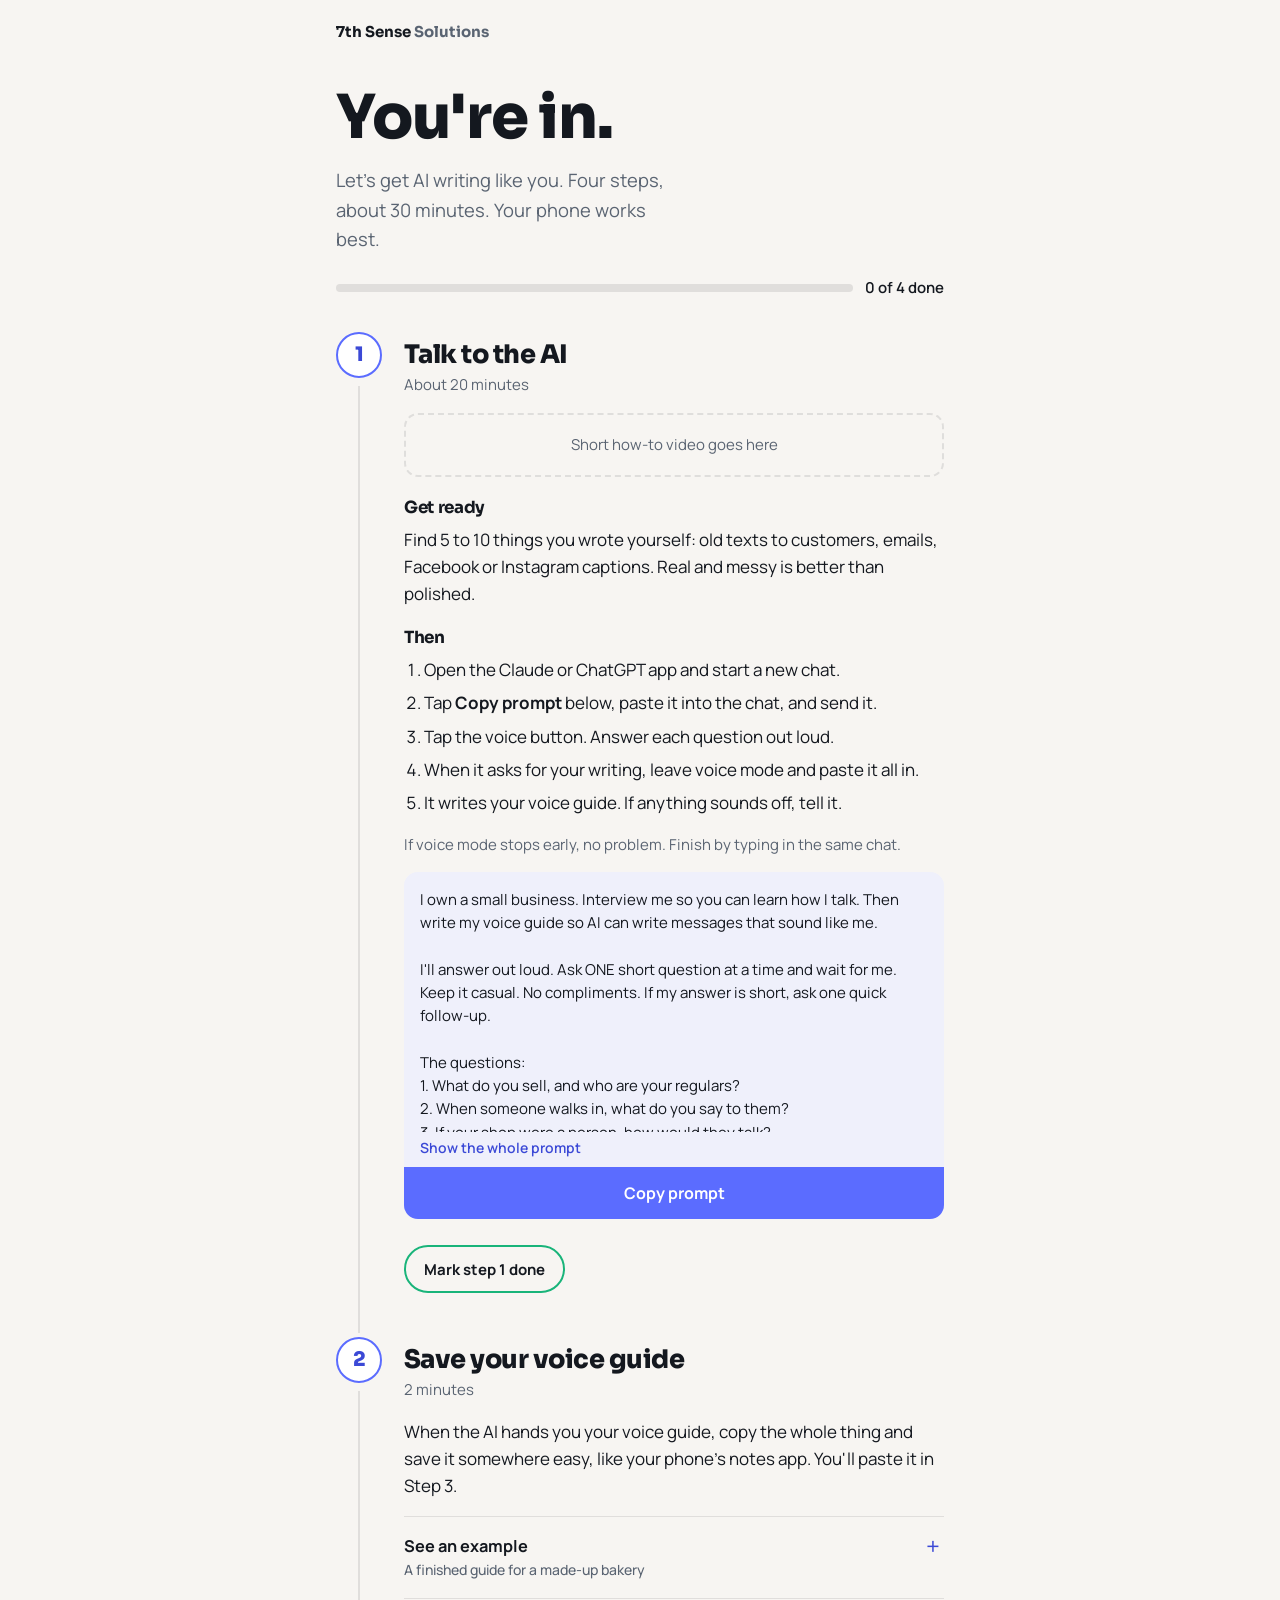
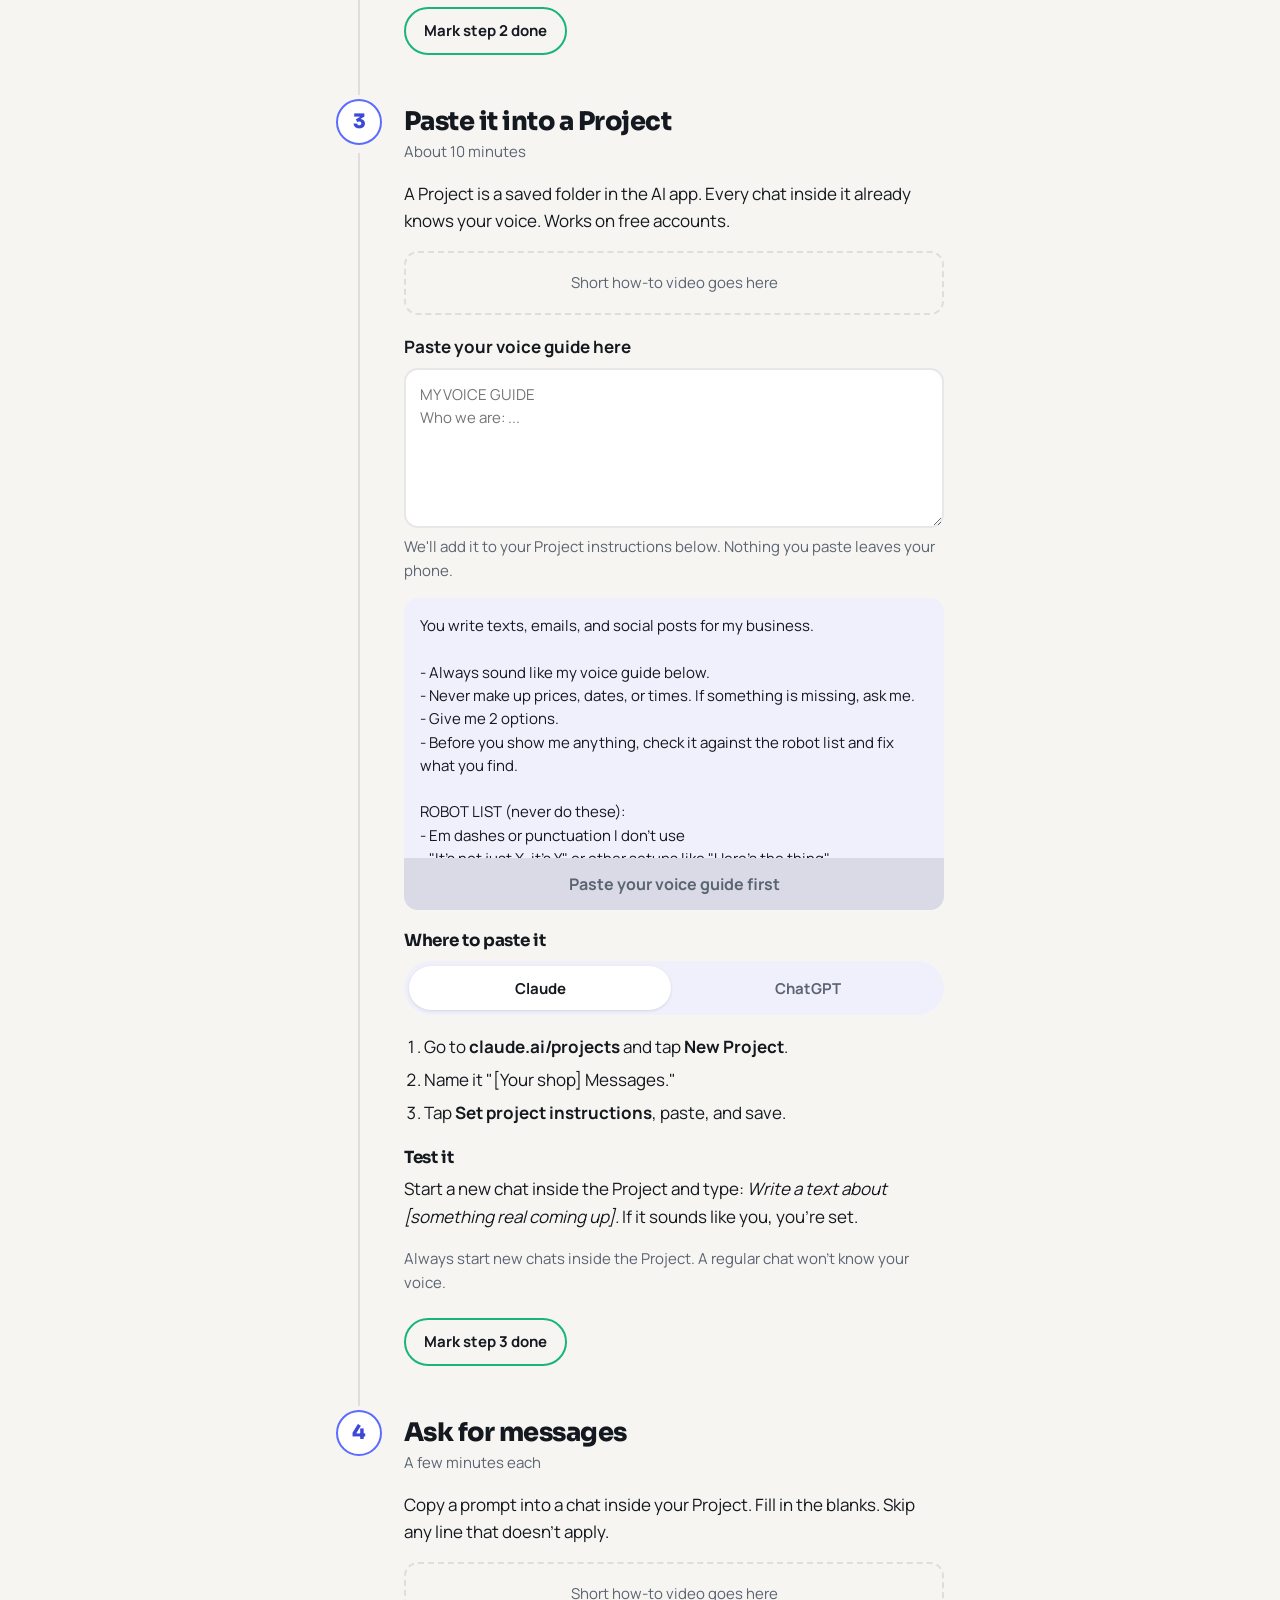
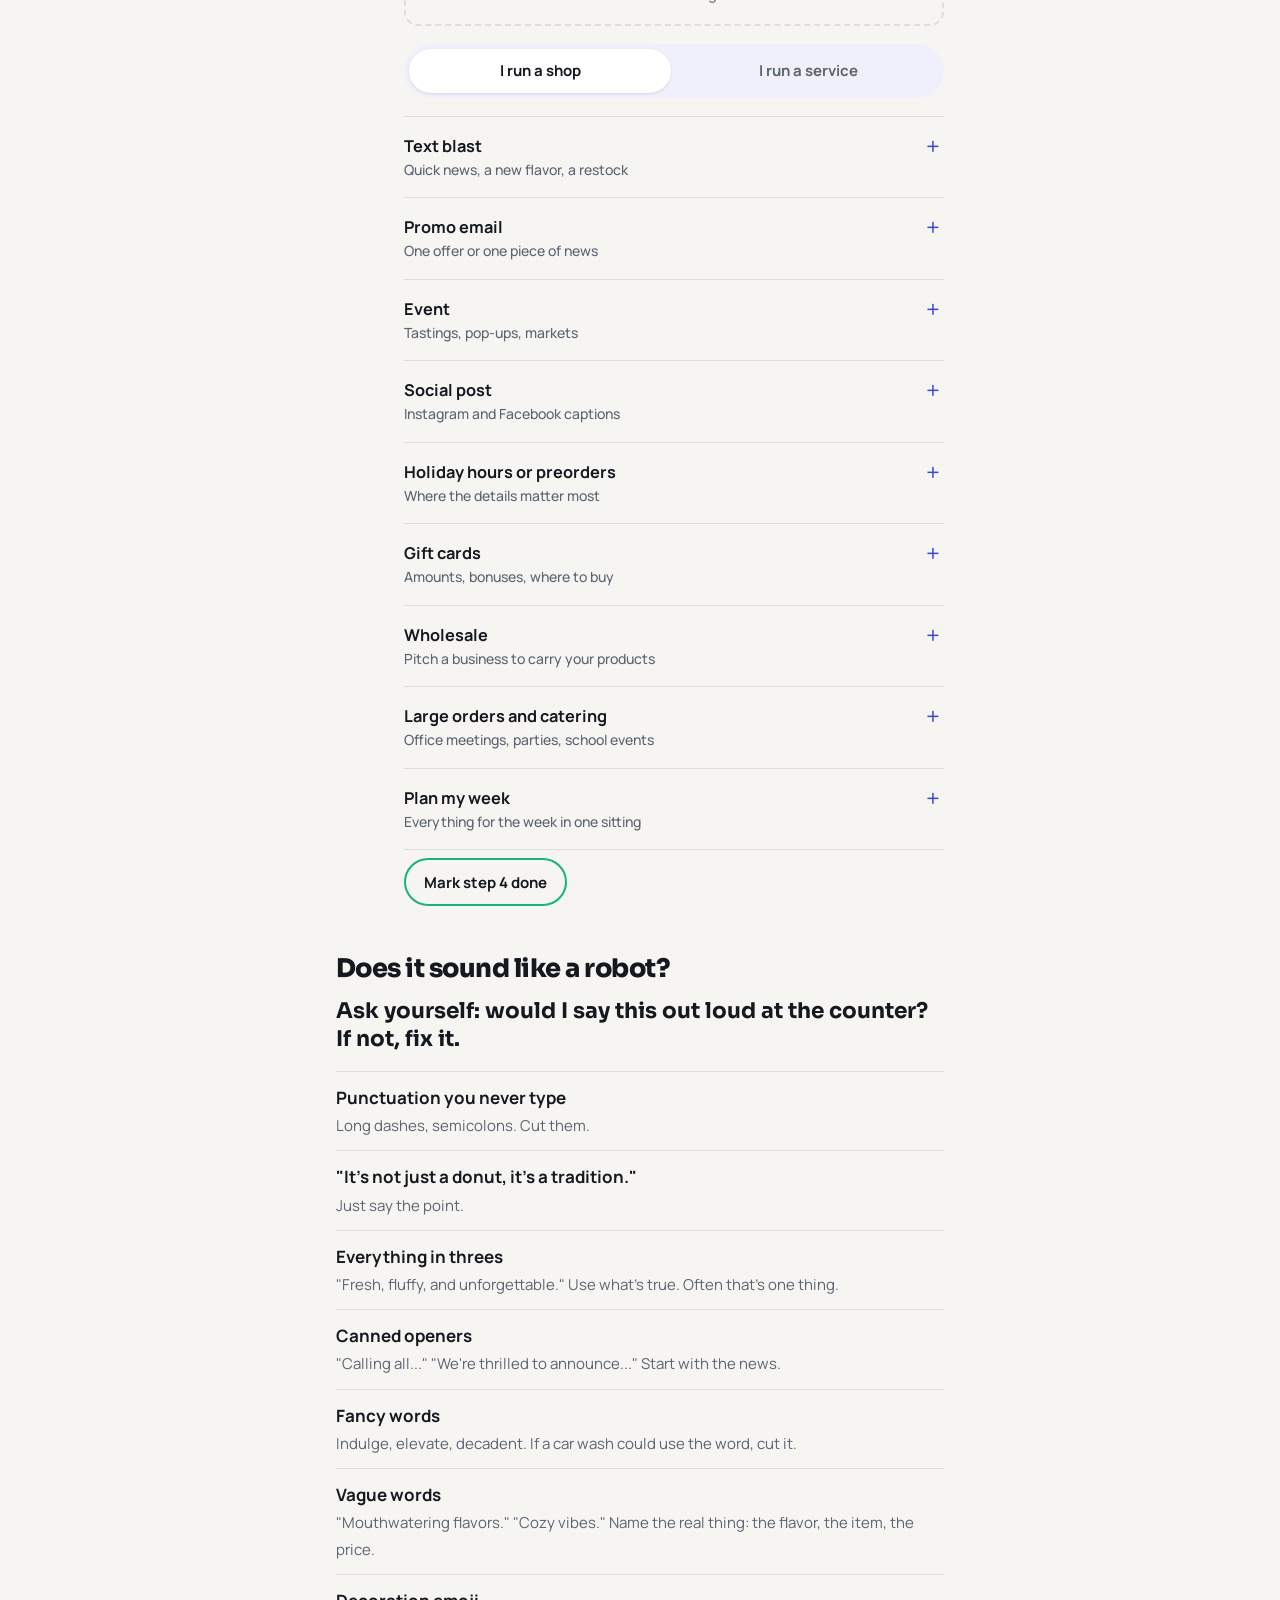
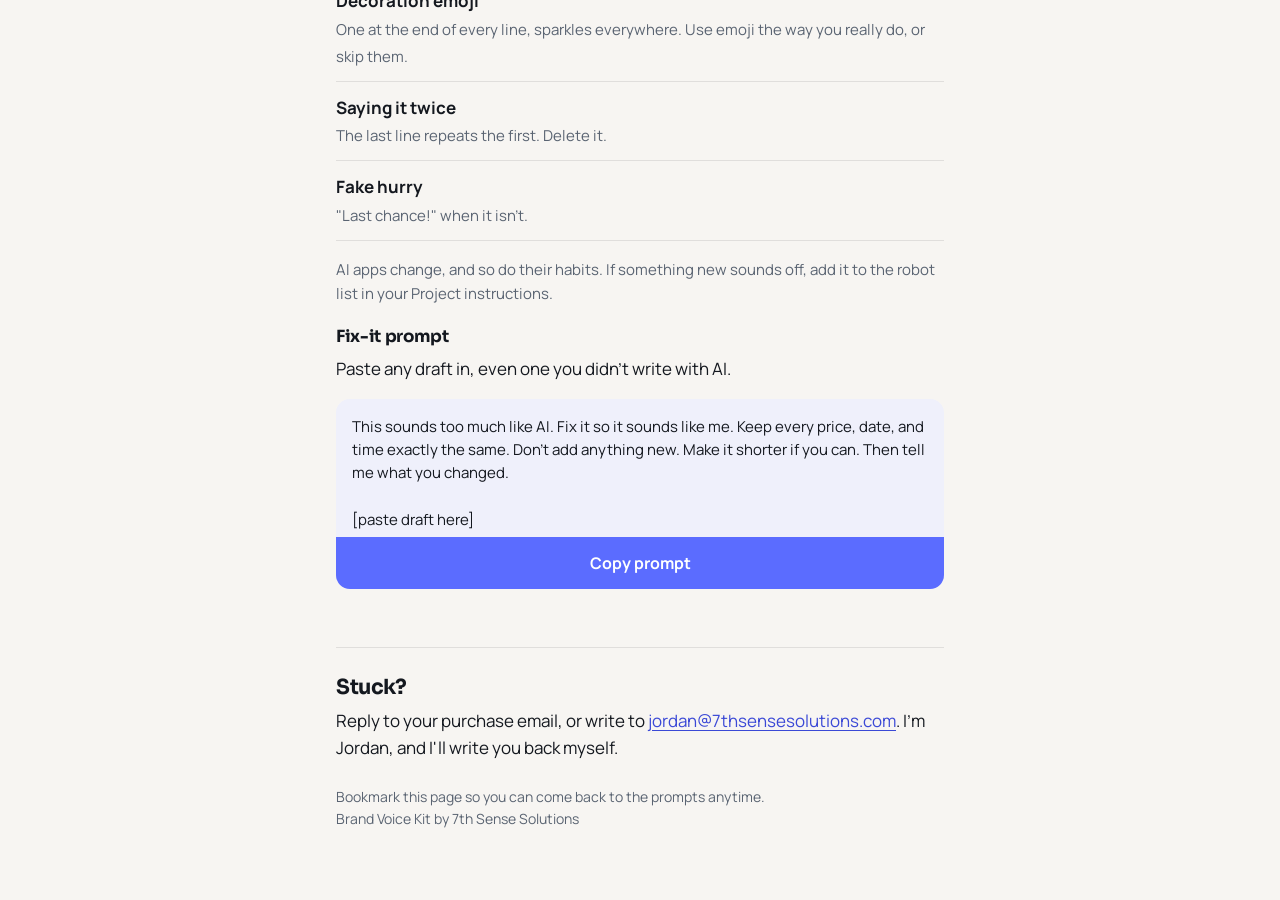
<file: brand-voice-kit/index.html>
<!doctype html>
<html lang="en">
<head>
<meta charset="utf-8" />
<meta name="viewport" content="width=device-width, initial-scale=1, viewport-fit=cover" />
<meta name="robots" content="noindex, nofollow" />
<title>Brand Voice Kit</title>
<meta name="description" content="Your Brand Voice Kit from 7th Sense Solutions. Four steps to get AI writing in your own voice." />
<link rel="icon" href="/7ss-favicon-256.png" />
<link rel="preconnect" href="https://fonts.googleapis.com" />
<link rel="preconnect" href="https://fonts.gstatic.com" crossorigin />
<link href="https://fonts.googleapis.com/css2?family=Sora:wght@600;700;800&family=Manrope:wght@400;500;600;700&display=swap" rel="stylesheet" />
<style>
:root {
  --bg: #F7F5F2;
  --surface: #FFFFFF;
  --slip: #EFF0FB;
  --ink: #14181F;
  --ink-soft: #5A6472;
  --line: rgba(20, 24, 31, 0.10);
  --signal: #5B6CFF;
  --signal-deep: #3B49D6;
  --on-signal: #FFFFFF;
  --emerald: #19B47A;
  --emerald-soft: #E3F5EC;
  --focus: #3B49D6;
  --f-display: "Sora", ui-sans-serif, system-ui, sans-serif;
  --f-body: "Manrope", ui-sans-serif, system-ui, sans-serif;
}
@media (prefers-color-scheme: dark) {
  :root:not([data-theme="light"]) {
    --bg: #131721;
    --surface: #1B2030;
    --slip: #222844;
    --ink: #F2F1EE;
    --ink-soft: #A6AEBD;
    --line: rgba(242, 241, 238, 0.12);
    --signal: #7C8AFF;
    --signal-deep: #A3ADFF;
    --on-signal: #0E1120;
    --emerald: #3FD39A;
    --emerald-soft: #173A2E;
    --focus: #A3ADFF;
    color-scheme: dark;
  }
}
:root[data-theme="dark"] {
  --bg: #131721;
  --surface: #1B2030;
  --slip: #222844;
  --ink: #F2F1EE;
  --ink-soft: #A6AEBD;
  --line: rgba(242, 241, 238, 0.12);
  --signal: #7C8AFF;
  --signal-deep: #A3ADFF;
  --on-signal: #0E1120;
  --emerald: #3FD39A;
  --emerald-soft: #173A2E;
  --focus: #A3ADFF;
  color-scheme: dark;
}

*, *::before, *::after { box-sizing: border-box; }
html { -webkit-text-size-adjust: 100%; }
body {
  margin: 0;
  background: var(--bg);
  color: var(--ink);
  font-family: var(--f-body);
  font-size: 17px;
  line-height: 1.6;
  -webkit-font-smoothing: antialiased;
}
h1, h2, h3 { font-family: var(--f-display); line-height: 1.12; letter-spacing: -0.02em; margin: 0; }
p { margin: 0 0 1em; }
a { color: var(--signal-deep); text-underline-offset: 3px; }
:focus-visible { outline: 3px solid var(--focus); outline-offset: 3px; border-radius: 8px; }
@media (prefers-reduced-motion: reduce) {
  *, *::before, *::after { transition-duration: .001ms !important; animation-duration: .001ms !important; }
}

.wrap { max-width: 640px; margin: 0 auto; padding-left: max(16px, env(safe-area-inset-left, 0px)); padding-right: max(16px, env(safe-area-inset-right, 0px)); }

/* Header */
.top { padding: 20px 0 0; }
.brand { font-family: var(--f-display); font-weight: 700; font-size: 15px; color: var(--ink-soft); }
.brand b { color: var(--ink); }

/* Welcome */
.hello { padding: 40px 0 28px; }
.hello h1 { font-size: clamp(2.6rem, 11vw, 3.8rem); font-weight: 800; }
.hello .lede { font-size: 1.15rem; color: var(--ink-soft); margin: 14px 0 22px; max-width: 32ch; }
.progress { display: flex; align-items: center; gap: 12px; font-weight: 600; font-size: 15px; }
.progress__bar { flex: 1; height: 8px; border-radius: 99px; background: var(--line); overflow: hidden; }
.progress__fill { height: 100%; width: 0; background: var(--emerald); border-radius: 99px; transition: width .35s ease; }

/* Step rail */
.steps { list-style: none; margin: 0; padding: 0; }
.step { position: relative; padding: 8px 0 40px 56px; }
.step::before {
  content: ""; position: absolute; left: 19px; top: 52px; bottom: 0;
  width: 2px; background: var(--line);
}
.step:last-child::before { display: none; }
.step__num {
  position: absolute; left: 0; top: 4px;
  width: 40px; height: 40px; border-radius: 50%;
  display: grid; place-items: center;
  font-family: var(--f-display); font-weight: 800; font-size: 18px;
  background: var(--surface); color: var(--signal-deep);
  border: 2px solid var(--signal);
  transition: background .25s ease, border-color .25s ease, color .25s ease;
}
.step.is-done .step__num { background: var(--emerald); border-color: var(--emerald); color: var(--on-signal); }
.step.is-done::before { background: var(--emerald); }
.step h2 { font-size: 1.6rem; font-weight: 800; padding-top: 4px; }
.step__time { color: var(--ink-soft); font-size: 15px; margin: 4px 0 16px; }
.step h3 { font-size: 1.05rem; font-weight: 700; margin: 22px 0 8px; }
.step ol, .step ul { padding-left: 1.2em; margin: 0 0 1em; }
.step li { margin-bottom: 6px; }
.note { color: var(--ink-soft); font-size: 15px; }

/* Prompt slips */
.slip { background: var(--slip); border-radius: 14px; margin: 14px 0 18px; overflow: hidden; }
.slip pre {
  margin: 0; padding: 16px 16px 6px;
  font-family: var(--f-body); font-size: 15px; line-height: 1.55;
  white-space: pre-wrap; word-wrap: break-word;
  max-height: 260px; overflow: auto;
}
.slip.is-open pre { max-height: none; }
.slip__more {
  display: block; width: 100%; border: 0; background: transparent;
  color: var(--signal-deep); font: 600 14px var(--f-body); padding: 6px 16px 10px; text-align: left;
}
.copy {
  display: flex; align-items: center; justify-content: center; gap: 8px;
  width: 100%; min-height: 52px; border: 0;
  background: var(--signal); color: var(--on-signal);
  font: 700 16px var(--f-body); cursor: pointer;
  transition: background .2s ease;
}
.copy:hover { background: var(--signal-deep); }
.copy.is-copied { background: var(--emerald); }
.copy:disabled { background: var(--line); color: var(--ink-soft); cursor: not-allowed; }

/* Done button */
.done {
  margin-top: 8px; min-height: 48px; padding: 0 18px;
  border-radius: 99px; border: 2px solid var(--emerald);
  background: transparent; color: var(--ink);
  font: 700 15px var(--f-body); cursor: pointer;
}
.step.is-done .done { background: var(--emerald-soft); }

/* Video slot */
.video { margin: 6px 0 18px; }
.video iframe { width: 100%; aspect-ratio: 9 / 16; max-height: 70vh; border: 0; border-radius: 14px; background: var(--slip); }
.video__placeholder {
  border: 2px dashed var(--line); border-radius: 14px; padding: 18px;
  color: var(--ink-soft); font-size: 15px; text-align: center;
}

/* Example + accordions */
details { border-top: 1px solid var(--line); }
details:last-of-type { border-bottom: 1px solid var(--line); }
summary {
  list-style: none; cursor: pointer; padding: 16px 32px 16px 0; position: relative;
  font-weight: 700; font-size: 1.02rem;
}
summary::-webkit-details-marker { display: none; }
summary::after {
  content: "+"; position: absolute; right: 4px; top: 12px;
  font: 400 24px var(--f-body); color: var(--signal-deep);
}
details[open] summary::after { content: "\2212"; }
summary small { display: block; font-weight: 500; color: var(--ink-soft); font-size: 14px; }

/* Tabs */
.switch { display: grid; grid-template-columns: 1fr 1fr; gap: 6px; padding: 5px; background: var(--slip); border-radius: 99px; margin: 10px 0 18px; }
.switch button {
  min-height: 44px; border: 0; border-radius: 99px; background: transparent;
  font: 700 15px var(--f-body); color: var(--ink-soft); cursor: pointer;
}
.switch button[aria-selected="true"] { background: var(--surface); color: var(--ink); box-shadow: 0 1px 3px rgba(20,24,31,.12); }
[hidden] { display: none !important; }

/* Builder */
.builder label { display: block; font-weight: 700; margin: 10px 0 8px; }
.builder textarea {
  width: 100%; min-height: 160px; padding: 14px; border-radius: 14px;
  border: 2px solid var(--line); background: var(--surface); color: var(--ink);
  font: 15px/1.5 var(--f-body); resize: vertical;
}
.builder textarea:focus { border-color: var(--signal); outline: none; }

/* Robot list */
.robot { list-style: none; padding: 0 !important; }
.robot li { padding: 12px 0; border-bottom: 1px solid var(--line); margin: 0 !important; }
.robot li:first-child { border-top: 1px solid var(--line); }
.robot strong { display: block; }
.robot span { color: var(--ink-soft); font-size: 15px; }

.robot-sec { padding: 8px 0 40px; }
.robot-sec h2 { font-size: 1.6rem; font-weight: 800; margin-bottom: 14px; }
.robot-sec h3 { font-size: 1.05rem; font-weight: 700; margin: 22px 0 8px; }
.robot-sec .note { margin-top: 14px; }
.big-q { font-family: var(--f-display); font-weight: 700; font-size: 1.35rem; line-height: 1.3; margin: 0 0 18px; }

/* Help */
.help { border-top: 1px solid var(--line); padding: 28px 0 56px; }
.help h2 { font-size: 1.3rem; margin-bottom: 8px; }
.foot { color: var(--ink-soft); font-size: 14px; margin-top: 24px; }

@media (min-width: 560px) {
  .step { padding-left: 68px; }
  .step__num { width: 46px; height: 46px; font-size: 20px; }
  .step::before { left: 22px; top: 58px; }
}
</style>
</head>
<body>

<header class="top">
  <div class="wrap"><div class="brand"><b>7th Sense</b> Solutions</div></div>
</header>

<main class="wrap">
  <section class="hello">
    <h1>You're in.</h1>
    <p class="lede">Let's get AI writing like you. Four steps, about 30 minutes. Your phone works best.</p>
    <div class="progress" aria-live="polite">
      <div class="progress__bar"><div class="progress__fill" id="progressFill"></div></div>
      <span id="progressText">0 of 4 done</span>
    </div>
  </section>

  <ol class="steps">

    <!-- STEP 1 -->
    <li class="step" id="step-1" data-step="1">
      <div class="step__num" aria-hidden="true">1</div>
      <h2>Talk to the AI</h2>
      <p class="step__time">About 20 minutes</p>

      <div class="video" data-video="step1"></div>

      <h3>Get ready</h3>
      <p>Find 5 to 10 things you wrote yourself: old texts to customers, emails, Facebook or Instagram captions. Real and messy is better than polished.</p>

      <h3>Then</h3>
      <ol>
        <li>Open the Claude or ChatGPT app and start a new chat.</li>
        <li>Tap <strong>Copy prompt</strong> below, paste it into the chat, and send it.</li>
        <li>Tap the voice button. Answer each question out loud.</li>
        <li>When it asks for your writing, leave voice mode and paste it all in.</li>
        <li>It writes your voice guide. If anything sounds off, tell it.</li>
      </ol>
      <p class="note">If voice mode stops early, no problem. Finish by typing in the same chat.</p>

      <div class="slip">
<pre>I own a small business. Interview me so you can learn how I talk. Then write my voice guide so AI can write messages that sound like me.

I'll answer out loud. Ask ONE short question at a time and wait for me. Keep it casual. No compliments. If my answer is short, ask one quick follow-up.

The questions:
1. What do you sell, and who are your regulars?
2. When someone walks in, what do you say to them?
3. If your shop were a person, how would they talk?
4. What words or nicknames do you say all the time?
5. What words make you cringe in ads?
6. Do you use emoji, exclamation points, or all caps? How much?
7. How do you talk about prices and deals?
8. How do you want customers to feel when they read your messages?

After question 8, ask me to paste 5 to 10 things I wrote. Study how I really write: sentence length, how I start and end, punctuation, emoji, words I repeat. If my writing and my answers don't match, go with my writing.

Then write my voice guide in this exact layout. Use my own words where you can. No em dashes.

MY VOICE GUIDE
Who we are: (1 sentence)
How we sound: (3 short phrases, each with one line on what it means)
Words we use: (list)
Words we never use: (list)
How we write: (sentence length, openers, sign-off, emoji, exclamation points)
Before and after: (2 examples. BEFORE sounds like generic AI. AFTER sounds like me.)
Rules: (5 short rules)

Then ask me what feels off and fix it. Start with question 1.</pre>
        <button class="copy" type="button">Copy prompt</button>
      </div>

      <button class="done" type="button" aria-pressed="false">Mark step 1 done</button>
    </li>

    <!-- STEP 2 -->
    <li class="step" id="step-2" data-step="2">
      <div class="step__num" aria-hidden="true">2</div>
      <h2>Save your voice guide</h2>
      <p class="step__time">2 minutes</p>
      <p>When the AI hands you your voice guide, copy the whole thing and save it somewhere easy, like your phone's notes app. You'll paste it in Step 3.</p>

      <details>
        <summary>See an example<small>A finished guide for a made-up bakery</small></summary>
        <div class="slip">
<pre>MY VOICE GUIDE

Who we are: A small family bakery on Hollis Street. Neighbors, office folks, and parents after school pickup.

How we sound:
- Like a neighbor behind the counter. We use first names and talk like we'll see you tomorrow.
- Short and specific. We name the item, the time, and the price.
- A little dry humor. One joke, max. Usually about how fast things sell out.

Words we use: swing by, the good bread, while they last, see you Saturday

Words we never use: indulge, decadent, elevate, artisanal, treat yourself, don't miss out

How we write: Short sentences. Open with the news. One exclamation point at most. One emoji or none. Sign off with "See you soon. Dana"

Before and after:
BEFORE: Indulge in our decadent pumpkin pies! Perfect for family gatherings and cozy nights. Order now before they're gone!
AFTER: Pumpkin pie is back. $22 whole, $4 a slice. Preorders open now for Thanksgiving week.

BEFORE: We're thrilled to announce our brand-new holiday cookie collection, crafted with love.
AFTER: Holiday cookie boxes start Friday. A dozen mixed, $18. Last year they were gone by noon.

Rules:
- Lead with what's new.
- Name the item, the price, and the time.
- Say it once. No "hurry" unless it's true.
- No fancy words.
- If I wouldn't say it at the register, cut it.</pre>
        </div>
      </details>

      <button class="done" type="button" aria-pressed="false">Mark step 2 done</button>
    </li>

    <!-- STEP 3 -->
    <li class="step" id="step-3" data-step="3">
      <div class="step__num" aria-hidden="true">3</div>
      <h2>Paste it into a Project</h2>
      <p class="step__time">About 10 minutes</p>
      <p>A Project is a saved folder in the AI app. Every chat inside it already knows your voice. Works on free accounts.</p>

      <div class="video" data-video="step3"></div>

      <div class="builder">
        <label for="guideInput">Paste your voice guide here</label>
        <textarea id="guideInput" placeholder="MY VOICE GUIDE&#10;Who we are: ..."></textarea>
        <p class="note">We'll add it to your Project instructions below. Nothing you paste leaves your phone.</p>
        <div class="slip">
<pre id="instructionsOut"></pre>
          <button class="copy" type="button" id="copyInstructions" disabled>Paste your voice guide first</button>
        </div>
      </div>

      <h3>Where to paste it</h3>
      <div class="switch" role="tablist" aria-label="Which app do you use?">
        <button type="button" role="tab" aria-selected="true" aria-controls="app-claude" id="tab-claude">Claude</button>
        <button type="button" role="tab" aria-selected="false" aria-controls="app-chatgpt" id="tab-chatgpt">ChatGPT</button>
      </div>
      <div role="tabpanel" id="app-claude" aria-labelledby="tab-claude">
        <ol>
          <li>Go to <strong>claude.ai/projects</strong> and tap <strong>New Project</strong>.</li>
          <li>Name it "[Your shop] Messages."</li>
          <li>Tap <strong>Set project instructions</strong>, paste, and save.</li>
        </ol>
      </div>
      <div role="tabpanel" id="app-chatgpt" aria-labelledby="tab-chatgpt" hidden>
        <ol>
          <li>In the ChatGPT sidebar, tap <strong>New project</strong>.</li>
          <li>Name it "[Your shop] Messages."</li>
          <li>Open the project settings, paste into the instructions, and save.</li>
        </ol>
      </div>

      <h3>Test it</h3>
      <p>Start a new chat inside the Project and type: <em>Write a text about [something real coming up].</em> If it sounds like you, you're set.</p>
      <p class="note">Always start new chats inside the Project. A regular chat won't know your voice.</p>

      <button class="done" type="button" aria-pressed="false">Mark step 3 done</button>
    </li>

    <!-- STEP 4 -->
    <li class="step" id="step-4" data-step="4">
      <div class="step__num" aria-hidden="true">4</div>
      <h2>Ask for messages</h2>
      <p class="step__time">A few minutes each</p>
      <p>Copy a prompt into a chat inside your Project. Fill in the blanks. Skip any line that doesn't apply.</p>

      <div class="video" data-video="step4"></div>

      <div class="switch" role="tablist" aria-label="What kind of business do you run?">
        <button type="button" role="tab" aria-selected="true" aria-controls="set-shop" id="tab-shop">I run a shop</button>
        <button type="button" role="tab" aria-selected="false" aria-controls="set-service" id="tab-service">I run a service</button>
      </div>

      <div role="tabpanel" id="set-shop" aria-labelledby="tab-shop">
        <details>
          <summary>Text blast<small>Quick news, a new flavor, a restock</small></summary>
          <div class="slip">
<pre>Write a text to my customers.
What's happening:
When:
Price:
How to order:
Start with my shop name. Keep it short. End with "Reply STOP to opt out" unless my texting app adds it.</pre>
            <button class="copy" type="button">Copy prompt</button>
          </div>
        </details>
        <details>
          <summary>Promo email<small>One offer or one piece of news</small></summary>
          <div class="slip">
<pre>Write a short email.
What's happening:
When:
Price:
Link:
Give me 3 subject lines, 1 line of preview text (the short line people see next to the subject), and keep the email under 100 words.</pre>
            <button class="copy" type="button">Copy prompt</button>
          </div>
        </details>
        <details>
          <summary>Event<small>Tastings, pop-ups, markets</small></summary>
          <div class="slip">
<pre>Help me promote an event.
What:
When:
Where:
Cost:
Why people should come:
Write a post for now, an email for a few days before (with 3 subject lines and 1 line of preview text), and a text for the day of.</pre>
            <button class="copy" type="button">Copy prompt</button>
          </div>
        </details>
        <details>
          <summary>Social post<small>Instagram and Facebook captions</small></summary>
          <div class="slip">
<pre>Write an Instagram and Facebook caption.
What it's about:
The photo shows:
Price, date, or link:
Make the first line say something real, not a tease.</pre>
            <button class="copy" type="button">Copy prompt</button>
          </div>
        </details>
        <details>
          <summary>Holiday hours or preorders<small>Where the details matter most</small></summary>
          <div class="slip">
<pre>I need to announce holiday hours and/or preorders.
Hours (each date):
What to order and prices:
Order by:
How to order:
Pickup days and times:
Write a post, an email with 3 subject lines and 1 line of preview text, and 3 texts (announce, reminder, last call). Then list every date, time, and price you used so I can double-check.</pre>
            <button class="copy" type="button">Copy prompt</button>
          </div>
        </details>
        <details>
          <summary>Gift cards<small>Amounts, bonuses, where to buy</small></summary>
          <div class="slip">
<pre>Write a post, an email, and a text about our gift cards.
Amounts:
Where to buy (in store, online link):
Any bonus (example: buy $50, get $10):
Bonus ends:
Give me 3 email subject lines and 1 line of preview text.</pre>
            <button class="copy" type="button">Copy prompt</button>
          </div>
        </details>
        <details>
          <summary>Wholesale<small>Pitch a business to carry your products</small></summary>
          <div class="slip">
<pre>Write a short email to a business that might want to carry or serve our products.
Who they are (coffee shop, office, school, etc.):
What we can supply:
Minimum order:
How far ahead to order:
How to reach me:
Sound like me, but a little more businesslike. No hard sell. Give me 2 subject lines and 1 line of preview text.</pre>
            <button class="copy" type="button">Copy prompt</button>
          </div>
        </details>
        <details>
          <summary>Large orders and catering<small>Office meetings, parties, school events</small></summary>
          <div class="slip">
<pre>Write a post and an email letting people know we take big orders.
Good for (office meetings, parties, school events, etc.):
What they can order and prices:
How much notice we need:
How to place an order:
Delivery or pickup:
Give me 3 email subject lines and 1 line of preview text.</pre>
            <button class="copy" type="button">Copy prompt</button>
          </div>
        </details>
        <details>
          <summary>Plan my week<small>Everything for the week in one sitting</small></summary>
          <div class="slip">
<pre>Here's what's going on this week:
[list everything]
Tell me what to send, where, and which day. Then write it all.</pre>
            <button class="copy" type="button">Copy prompt</button>
          </div>
        </details>
      </div>

      <div role="tabpanel" id="set-service" aria-labelledby="tab-service" hidden>
        <p class="note">Keep it private. Never paste health details, session notes, or anything personal about a client or a child. First names only, or no names at all.</p>
        <details>
          <summary>Follow-up email<small>Someone reached out but hasn't booked</small></summary>
          <div class="slip">
<pre>Write a follow-up email to someone who reached out but hasn't booked.
Their name:
What they asked about:
When they reached out:
How to book:
Keep it short and friendly. No pressure. Give me 3 subject lines and 1 line of preview text.</pre>
            <button class="copy" type="button">Copy prompt</button>
          </div>
        </details>
        <details>
          <summary>DM reply<small>Answer a message on Instagram or Facebook</small></summary>
          <div class="slip">
<pre>Help me reply to a DM.
Their message:
What I want to happen next (book a call, send pricing, answer a question):
My booking link or next step:
Keep it short, like a real text. Give me 2 options.</pre>
            <button class="copy" type="button">Copy prompt</button>
          </div>
        </details>
        <details>
          <summary>Appointment reminder<small>Fewer no-shows</small></summary>
          <div class="slip">
<pre>Write an appointment reminder.
What the appointment is (leave blank if it's private):
Date and time:
Where (address, link, or phone):
What to bring or do first:
How to reschedule:
Write a text and a short email. For the email, give me 1 subject line and 1 line of preview text.</pre>
            <button class="copy" type="button">Copy prompt</button>
          </div>
        </details>
        <details>
          <summary>Review request<small>Ask a happy client for a review</small></summary>
          <p class="note">Therapists and counselors: many ethics codes don't allow asking clients for reviews or testimonials. Check yours before using this one.</p>
          <div class="slip">
<pre>Write a message asking a happy client for a review.
Their name:
What I helped them with:
Review link:
Keep it short and easy to say yes to. Write a text and a short email with 2 subject lines and 1 line of preview text.</pre>
            <button class="copy" type="button">Copy prompt</button>
          </div>
        </details>
        <details>
          <summary>Social post<small>A tip, a client win, an offer</small></summary>
          <div class="slip">
<pre>Write a social post for my business.
What it's about (a tip, a client win, an offer, a behind-the-scenes moment):
The photo shows:
Any link or next step:
Make the first line say something real, not a tease. Give me a short and a medium version.</pre>
            <button class="copy" type="button">Copy prompt</button>
          </div>
        </details>
        <details>
          <summary>Welcome message<small>A new client, family, or volunteer</small></summary>
          <div class="slip">
<pre>Write a welcome message for someone new.
Who they are (new client, new family, new volunteer, new donor):
What happens first:
What to bring or do before then:
Who to contact with questions:
Make them feel expected, not processed. Write a text and a short email with 2 subject lines and 1 line of preview text.</pre>
            <button class="copy" type="button">Copy prompt</button>
          </div>
        </details>
        <details>
          <summary>Openings or waitlist<small>New spots, enrollment, appointments</small></summary>
          <div class="slip">
<pre>Let people know we have openings.
What's open (appointments, enrollment spots, a program, volunteer roles):
How many or until when:
Who it's a good fit for:
How to claim a spot or join the waitlist:
Write a social post, a short email with 3 subject lines and 1 line of preview text, and a text.</pre>
            <button class="copy" type="button">Copy prompt</button>
          </div>
        </details>
        <details>
          <summary>Closure or schedule change<small>Weather, holidays, staff days</small></summary>
          <div class="slip">
<pre>I need to tell people about a closure or schedule change.
What's changing:
Dates and times:
Why (only if I want to share it):
What they should do (reschedule, pick up early, nothing):
How to reach us:
Put the date and what to do in the first line. Write a text, a short email with 1 subject line and 1 line of preview text, and a social post.</pre>
            <button class="copy" type="button">Copy prompt</button>
          </div>
        </details>
        <details>
          <summary>Thank-you note<small>After a visit, a donation, or an event</small></summary>
          <div class="slip">
<pre>Write a thank-you note.
Who I'm thanking (a client, a donor, a volunteer, a family):
What for:
One real detail about what it made possible:
Anything I want them to do next (optional):
Keep it warm and short. No asking for more in the same breath unless I filled in the last line. Give me a text and a short email with 2 subject lines and 1 line of preview text.</pre>
            <button class="copy" type="button">Copy prompt</button>
          </div>
        </details>
        <details>
          <summary>Event or info session<small>Open house, workshop, fundraiser</small></summary>
          <div class="slip">
<pre>Help me promote an event.
What:
When:
Where (or the link if it's online):
Cost:
Who it's for:
How to sign up:
Write a social post for now, an email for a few days before (with 3 subject lines and 1 line of preview text), and a reminder text for the day of.</pre>
            <button class="copy" type="button">Copy prompt</button>
          </div>
        </details>
        <details>
          <summary>Monthly update<small>A short newsletter for clients, families, or supporters</small></summary>
          <div class="slip">
<pre>Write a short monthly update email.
What happened this month:
What's coming up next month:
Any dates to remember:
One thing I want them to do:
Keep it skimmable, under 200 words. Give me 3 subject lines and 1 line of preview text.</pre>
            <button class="copy" type="button">Copy prompt</button>
          </div>
        </details>
        <details>
          <summary>Plan my week<small>Everything for the week in one sitting</small></summary>
          <div class="slip">
<pre>Here's what's going on this week:
[list everything]
Tell me what to send, where, and which day. Then write it all.</pre>
            <button class="copy" type="button">Copy prompt</button>
          </div>
        </details>
      </div>

      <button class="done" type="button" aria-pressed="false">Mark step 4 done</button>
    </li>
  </ol>

  <!-- ROBOT CHECK -->
  <section class="robot-sec" id="robot">
    <h2>Does it sound like a robot?</h2>
    <p class="big-q">Ask yourself: would I say this out loud at the counter? If not, fix it.</p>
    <ul class="robot">
      <li><strong>Punctuation you never type</strong><span>Long dashes, semicolons. Cut them.</span></li>
      <li><strong>"It's not just a donut, it's a tradition."</strong><span>Just say the point.</span></li>
      <li><strong>Everything in threes</strong><span>"Fresh, fluffy, and unforgettable." Use what's true. Often that's one thing.</span></li>
      <li><strong>Canned openers</strong><span>"Calling all..." "We're thrilled to announce..." Start with the news.</span></li>
      <li><strong>Fancy words</strong><span>Indulge, elevate, decadent. If a car wash could use the word, cut it.</span></li>
      <li><strong>Vague words</strong><span>"Mouthwatering flavors." "Cozy vibes." Name the real thing: the flavor, the item, the price.</span></li>
      <li><strong>Decoration emoji</strong><span>One at the end of every line, sparkles everywhere. Use emoji the way you really do, or skip them.</span></li>
      <li><strong>Saying it twice</strong><span>The last line repeats the first. Delete it.</span></li>
      <li><strong>Fake hurry</strong><span>"Last chance!" when it isn't.</span></li>
    </ul>
    <p class="note">AI apps change, and so do their habits. If something new sounds off, add it to the robot list in your Project instructions.</p>

    <h3>Fix-it prompt</h3>
    <p>Paste any draft in, even one you didn't write with AI.</p>
    <div class="slip">
<pre>This sounds too much like AI. Fix it so it sounds like me. Keep every price, date, and time exactly the same. Don't add anything new. Make it shorter if you can. Then tell me what you changed.

[paste draft here]</pre>
      <button class="copy" type="button">Copy prompt</button>
    </div>
  </section>

  <section class="help">
    <h2>Stuck?</h2>
    <p>Reply to your purchase email, or write to <a href="mailto:jordan@7thsensesolutions.com">jordan@7thsensesolutions.com</a>. I'm Jordan, and I'll write you back myself.</p>
    <p class="foot">Bookmark this page so you can come back to the prompts anytime.<br />Brand Voice Kit by 7th Sense Solutions</p>
  </section>
</main>

<script>
(function () {
  /* ---- Settings: paste Loom share links here when the videos are ready ---- */
  var VIDEOS = {
    step1: "",  // Starting voice mode
    step3: "",  // Pasting into a Project
    step4: ""   // Asking for a message
  };
  var SHOW_VIDEO_PLACEHOLDERS = true; // set to false before launch if any video is still missing

  /* ---- Storage that never breaks the page ---- */
  function load(key, fallback) {
    try { var v = window.localStorage.getItem("bvk:" + key); return v === null ? fallback : JSON.parse(v); }
    catch (e) { return fallback; }
  }
  function save(key, value) {
    try { window.localStorage.setItem("bvk:" + key, JSON.stringify(value)); } catch (e) {}
  }

  /* ---- Videos ---- */
  function loomEmbed(url) {
    var m = String(url).match(/loom\.com\/(?:share|embed)\/([a-zA-Z0-9]+)/);
    return m ? "https://www.loom.com/embed/" + m[1] : "";
  }
  document.querySelectorAll("[data-video]").forEach(function (slot) {
    var src = loomEmbed(VIDEOS[slot.getAttribute("data-video")] || "");
    if (src) {
      var f = document.createElement("iframe");
      f.src = src; f.loading = "lazy"; f.allowFullscreen = true;
      f.title = "How-to video";
      slot.appendChild(f);
    } else if (SHOW_VIDEO_PLACEHOLDERS) {
      slot.innerHTML = '<div class="video__placeholder">Short how-to video goes here</div>';
    } else {
      slot.hidden = true;
    }
  });

  /* ---- Copy buttons ---- */
  function copyText(text, btn) {
    var label = btn.textContent;
    function ok() {
      btn.textContent = "Copied. Now paste it in your AI app";
      btn.classList.add("is-copied");
      setTimeout(function () { btn.textContent = label; btn.classList.remove("is-copied"); }, 2600);
    }
    function fallback() {
      var ta = document.createElement("textarea");
      ta.value = text; ta.setAttribute("readonly", "");
      ta.style.position = "fixed"; ta.style.opacity = "0";
      document.body.appendChild(ta); ta.select();
      try { document.execCommand("copy"); ok(); }
      catch (e) { btn.textContent = "Press and hold the text to copy it"; }
      document.body.removeChild(ta);
    }
    if (navigator.clipboard && window.isSecureContext) {
      navigator.clipboard.writeText(text).then(ok, fallback);
    } else { fallback(); }
  }
  document.querySelectorAll(".slip").forEach(function (slip) {
    var pre = slip.querySelector("pre");
    var btn = slip.querySelector(".copy");
    if (btn && btn.id !== "copyInstructions") {
      btn.addEventListener("click", function () { copyText(pre.textContent.trim(), btn); });
    }
  });

  /* ---- Long prompt: show more ---- */
  document.querySelectorAll(".slip pre").forEach(function (pre) {
    if (pre.id === "instructionsOut") return;
    requestAnimationFrame(function () {
      if (pre.scrollHeight > pre.clientHeight + 4) {
        var more = document.createElement("button");
        more.type = "button"; more.className = "slip__more"; more.textContent = "Show the whole prompt";
        more.addEventListener("click", function () {
          var open = pre.parentNode.classList.toggle("is-open");
          more.textContent = open ? "Show less" : "Show the whole prompt";
        });
        pre.insertAdjacentElement("afterend", more);
      }
    });
  });

  /* ---- Step 3 builder ---- */
  var HEAD = [
    "You write texts, emails, and social posts for my business.",
    "",
    "- Always sound like my voice guide below.",
    "- Never make up prices, dates, or times. If something is missing, ask me.",
    "- Give me 2 options.",
    "- Before you show me anything, check it against the robot list and fix what you find.",
    "",
    "ROBOT LIST (never do these):",
    "- Em dashes or punctuation I don't use",
    "- \"It's not just X, it's Y\" or other setups like \"Here's the thing\"",
    "- Lists of three just because it sounds nice",
    "- Openers like \"Calling all\" or \"We're thrilled to announce\"",
    "- Fancy words that could sell anything (indulge, elevate, decadent, curated)",
    "- Vague words like \"mouthwatering\" or \"cozy vibes\" instead of naming the real thing",
    "- Emoji as decoration, like one at the end of every line",
    "- Saying the same thing twice",
    "- Fake urgency",
    "",
    "MY VOICE GUIDE:"
  ].join("\n");
  var input = document.getElementById("guideInput");
  var out = document.getElementById("instructionsOut");
  var copyIns = document.getElementById("copyInstructions");
  function render() {
    var guide = input.value.trim();
    out.textContent = HEAD + "\n" + (guide || "[your voice guide will show up here]");
    copyIns.disabled = !guide;
    copyIns.textContent = guide ? "Copy Project instructions" : "Paste your voice guide first";
    save("guide", input.value);
  }
  input.value = load("guide", "");
  input.addEventListener("input", render);
  copyIns.addEventListener("click", function () { copyText(out.textContent, copyIns); });
  render();

  /* ---- Tabs ---- */
  function setupTabs(ids, key) {
    var tabs = ids.map(function (id) { return document.getElementById(id); });
    function select(tab) {
      tabs.forEach(function (t) {
        var on = t === tab;
        t.setAttribute("aria-selected", on ? "true" : "false");
        document.getElementById(t.getAttribute("aria-controls")).hidden = !on;
      });
      save(key, tab.id);
    }
    tabs.forEach(function (t) { t.addEventListener("click", function () { select(t); }); });
    var saved = document.getElementById(load(key, ""));
    if (saved && tabs.indexOf(saved) > -1) select(saved);
  }
  setupTabs(["tab-claude", "tab-chatgpt"], "app");
  setupTabs(["tab-shop", "tab-service"], "biz");

  /* ---- Done + progress ---- */
  var steps = Array.prototype.slice.call(document.querySelectorAll(".steps > .step"));
  var done = load("done", {});
  function paint() {
    var count = 0;
    steps.forEach(function (s) {
      var n = s.getAttribute("data-step");
      var isDone = !!done[n];
      if (isDone) count++;
      s.classList.toggle("is-done", isDone);
      var b = s.querySelector(".done");
      b.setAttribute("aria-pressed", isDone ? "true" : "false");
      b.textContent = isDone ? "Done. Tap to undo" : "Mark step " + n + " done";
    });
    document.getElementById("progressFill").style.width = (count / steps.length * 100) + "%";
    document.getElementById("progressText").textContent =
      count === steps.length ? "All done. Nice work." : count + " of " + steps.length + " done";
  }
  steps.forEach(function (s) {
    s.querySelector(".done").addEventListener("click", function () {
      var n = s.getAttribute("data-step");
      done[n] = !done[n];
      save("done", done);
      paint();
    });
  });
  paint();
})();
</script>
</body>
</html>
</file>
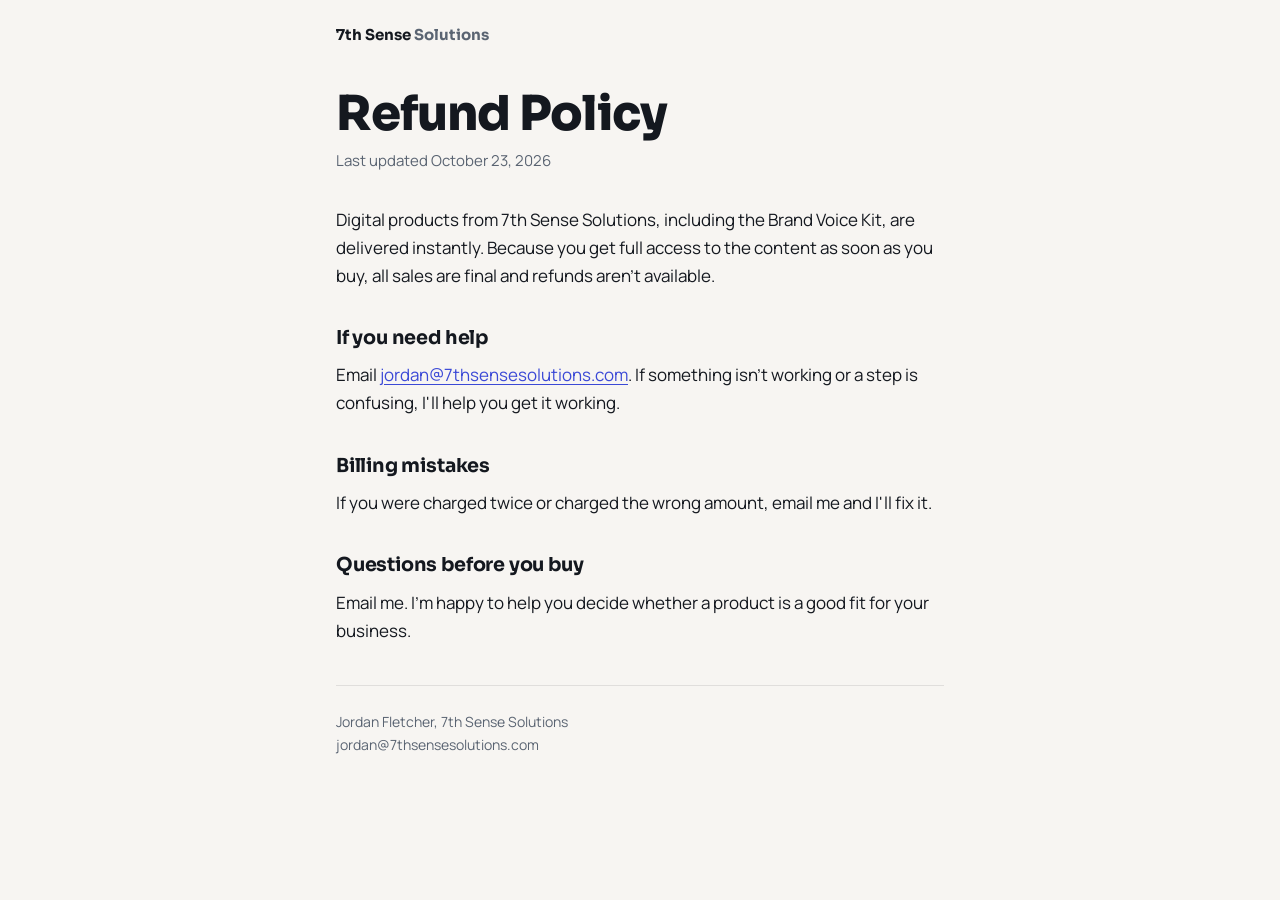
<file: refund-policy/index.html>
<!doctype html>
<html lang="en">
<head>
<meta charset="utf-8" />
<meta name="viewport" content="width=device-width, initial-scale=1, viewport-fit=cover" />
<title>Refund Policy | 7th Sense Solutions</title>
<meta name="description" content="Refund policy for digital products from 7th Sense Solutions." />
<link rel="icon" href="/7ss-favicon-256.png" />
<link rel="preconnect" href="https://fonts.googleapis.com" />
<link rel="preconnect" href="https://fonts.gstatic.com" crossorigin />
<link href="https://fonts.googleapis.com/css2?family=Sora:wght@700;800&family=Manrope:wght@400;500;600;700&display=swap" rel="stylesheet" />
<style>
:root {
  --bg: #F7F5F2;
  --ink: #14181F;
  --ink-soft: #5A6472;
  --line: rgba(20, 24, 31, 0.10);
  --signal-deep: #3B49D6;
  --focus: #3B49D6;
  --f-display: "Sora", ui-sans-serif, system-ui, sans-serif;
  --f-body: "Manrope", ui-sans-serif, system-ui, sans-serif;
}
@media (prefers-color-scheme: dark) {
  :root {
    --bg: #131721;
    --ink: #F2F1EE;
    --ink-soft: #A6AEBD;
    --line: rgba(242, 241, 238, 0.12);
    --signal-deep: #A3ADFF;
    --focus: #A3ADFF;
    color-scheme: dark;
  }
}
*, *::before, *::after { box-sizing: border-box; }
body {
  margin: 0; background: var(--bg); color: var(--ink);
  font-family: var(--f-body); font-size: 17px; line-height: 1.65;
  -webkit-font-smoothing: antialiased;
}
.wrap {
  max-width: 640px; margin: 0 auto;
  padding-left: max(16px, env(safe-area-inset-left, 0px));
  padding-right: max(16px, env(safe-area-inset-right, 0px));
}
a { color: var(--signal-deep); text-underline-offset: 3px; }
:focus-visible { outline: 3px solid var(--focus); outline-offset: 3px; border-radius: 6px; }
.top { padding-top: 20px; }
.brand { font-family: var(--f-display); font-weight: 700; font-size: 15px; color: var(--ink-soft); text-decoration: none; }
.brand b { color: var(--ink); }
h1 { font-family: var(--f-display); font-weight: 800; font-size: clamp(2.2rem, 9vw, 3rem); letter-spacing: -0.02em; line-height: 1.1; margin: 40px 0 8px; }
.updated { color: var(--ink-soft); font-size: 15px; margin: 0 0 32px; }
h2 { font-family: var(--f-display); font-weight: 700; font-size: 1.2rem; letter-spacing: -0.01em; margin: 32px 0 8px; }
p { margin: 0 0 1em; }
.foot { border-top: 1px solid var(--line); margin-top: 40px; padding: 24px 0 56px; color: var(--ink-soft); font-size: 14px; }
</style>
</head>
<body>
<header class="top">
  <div class="wrap"><a class="brand" href="/"><b>7th Sense</b> Solutions</a></div>
</header>

<main class="wrap">
  <h1>Refund Policy</h1>
  <p class="updated">Last updated October 23, 2026</p>

  <p>Digital products from 7th Sense Solutions, including the Brand Voice Kit, are delivered instantly. Because you get full access to the content as soon as you buy, all sales are final and refunds aren't available.</p>

  <h2>If you need help</h2>
  <p>Email <a href="mailto:jordan@7thsensesolutions.com">jordan@7thsensesolutions.com</a>. If something isn't working or a step is confusing, I'll help you get it working.</p>

  <h2>Billing mistakes</h2>
  <p>If you were charged twice or charged the wrong amount, email me and I'll fix it.</p>

  <h2>Questions before you buy</h2>
  <p>Email me. I'm happy to help you decide whether a product is a good fit for your business.</p>

  <p class="foot">Jordan Fletcher, 7th Sense Solutions<br />jordan@7thsensesolutions.com</p>
</main>
</body>
</html>
</file>
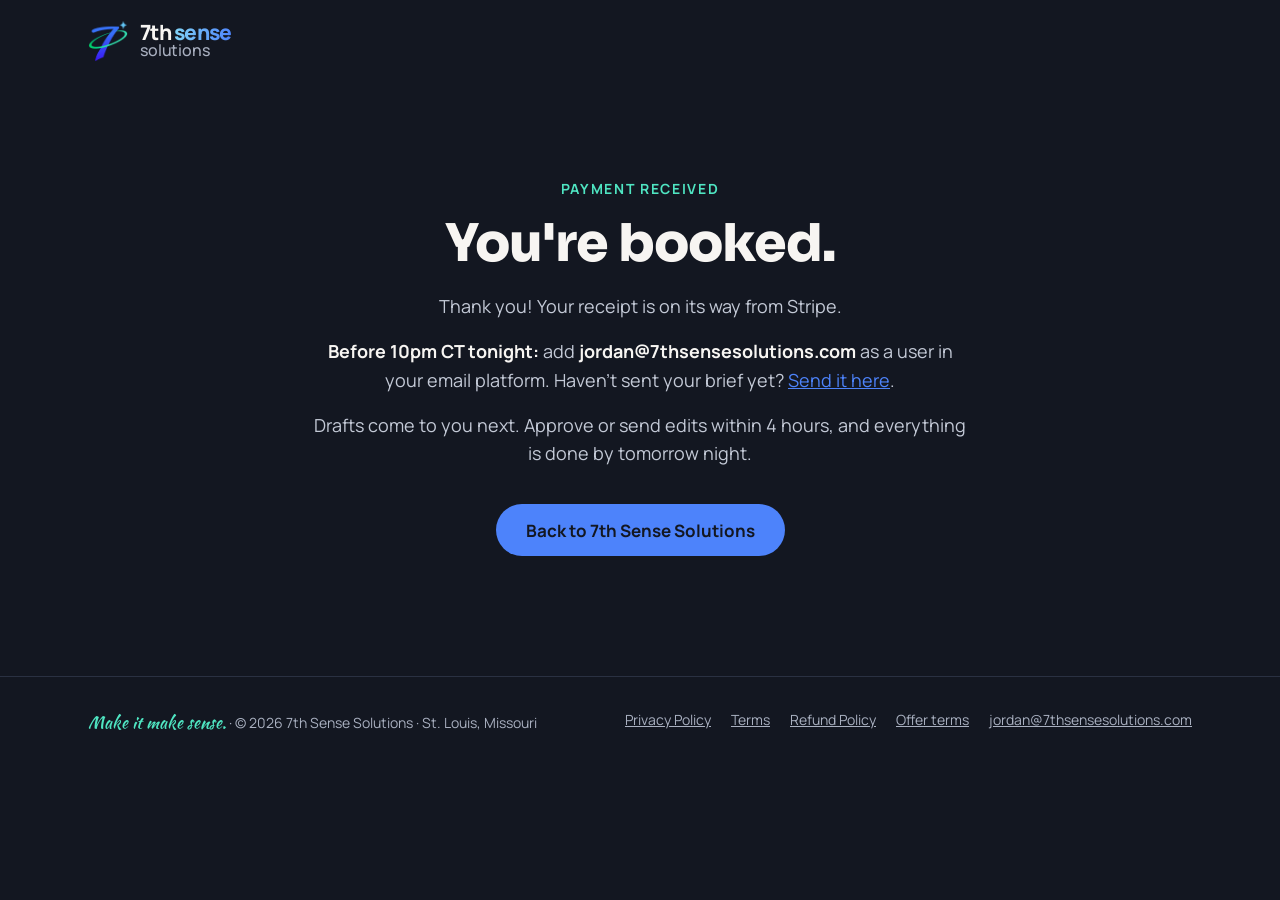
<file: bf-booked.html>
<!DOCTYPE html>
<html lang="en">
<head>
<meta charset="utf-8">
<meta name="viewport" content="width=device-width, initial-scale=1">
<meta name="robots" content="noindex, nofollow">
<title>You&#39;re booked | 7th Sense Solutions</title>
<meta name="description" content="Your Black Friday brief was received.">
<link rel="icon" href="/favicon.ico" sizes="any">
<link rel="icon" type="image/png" sizes="32x32" href="/favicon-32.png">
<link rel="apple-touch-icon" href="/apple-touch-icon.png">
<link rel="preconnect" href="https://fonts.googleapis.com">
<link rel="stylesheet" href="https://fonts.googleapis.com/css2?family=Sora:wght@600;800&amp;family=Manrope:wght@400;500;600;700&amp;family=Kaushan+Script&amp;display=swap">
<style>
body{margin:0;background:#131721}
*{box-sizing:border-box}
a{color:#4D83FB}a:hover{color:#83D7F7}
.f-label{display:block;font-size:14px;font-weight:600;color:#F7F5F2;margin-bottom:8px}
.f-hint{margin:8px 0 0;font-size:14px;color:#A9B0C0}
.f-input{width:100%;min-height:48px;padding:12px 14px;border-radius:12px;border:1px solid #2E3547;background:#0E1119;color:#F7F5F2;font:500 16px Manrope,sans-serif}
.f-input:focus{outline:2px solid #4D83FB;outline-offset:1px;border-color:#4D83FB}
.f-input::placeholder{color:#7D869A}
textarea.f-input{min-height:112px;resize:vertical}
.btn-primary:hover{background:#83D7F7}
.wm-gb{background:linear-gradient(100deg,#83D7F7,#4D83FB);-webkit-background-clip:text;background-clip:text;color:transparent}
.legal a{color:#A9B0C0}.legal a:hover{color:#F7F5F2}
@media (max-width:720px){.sec{padding:40px 20px !important}.nav{padding:16px 20px !important}.brief-h1{font-size:36px !important}}
</style>
</head>
<body>

<div style="width:100%;background:#131721;color:#F7F5F2;font-family:Manrope,sans-serif;font-size:17px;line-height:1.6">

<header class="nav" style="display:flex;justify-content:space-between;align-items:center;gap:16px;padding:20px 48px;max-width:1200px;margin:0 auto">
<a href="/" aria-label="7th Sense Solutions home" style="display:flex;align-items:center;gap:12px;text-decoration:none;color:#F7F5F2">
<img src="/images/mark.png" alt="" style="display:block;width:40px;height:auto;flex:none">
<span style="display:inline-flex;flex-direction:column;line-height:0.95;font-family:Manrope,sans-serif">
<span style="font-weight:800;font-size:21px;letter-spacing:-0.035em;white-space:nowrap">7th <span class="wm-gb">sense</span></span>
<span style="font-weight:500;font-size:16px;letter-spacing:-0.01em;color:#A9B0C0">solutions</span>
</span>
</a>
</header>

<section class="sec" style="padding:96px 48px 120px;max-width:760px;margin:0 auto;text-align:center">
<p style="margin:0 0 16px;font-size:14px;font-weight:700;letter-spacing:0.12em;text-transform:uppercase;color:#4FE5C2">Payment received</p>
<h1 class="brief-h1" style="margin:0 0 20px;font-family:Sora,sans-serif;font-weight:800;font-size:52px;line-height:1.08;letter-spacing:-0.02em">You're booked.</h1>
<p style="margin:0 0 16px;font-size:18px;color:#C3C9D6">Thank you! Your receipt is on its way from Stripe.</p>
<p style="margin:0 0 16px;font-size:18px;color:#C3C9D6"><strong style="color:#F7F5F2">Before 10pm CT tonight:</strong> add <strong style="color:#F7F5F2">jordan@7thsensesolutions.com</strong> as a user in your email platform. Haven't sent your brief yet? <a href="/brief">Send it here</a>.</p>
<p style="margin:0 0 36px;font-size:18px;color:#C3C9D6">Drafts come to you next. Approve or send edits within 4 hours, and everything is done by tomorrow night.</p>
<a href="/" class="btn-primary" style="display:inline-flex;align-items:center;min-height:52px;padding:0 30px;border-radius:999px;background:#4D83FB;color:#131721;text-decoration:none;font-weight:700;font-size:17px">Back to 7th Sense Solutions</a>
</section>

<footer style="border-top:1px solid #2A3142">
<div class="sec" style="padding:32px 48px;max-width:1200px;margin:0 auto;display:flex;flex-wrap:wrap;justify-content:space-between;gap:12px;font-size:14px;color:#A9B0C0">
<span><span style="font-family:'Kaushan Script',cursive;color:#4FE5C2;font-size:17px">Make it make sense.</span>  ·  © 2026 7th Sense Solutions · St. Louis, Missouri</span>
<span class="legal" style="display:flex;flex-wrap:wrap;gap:8px 20px"><a href="/privacy">Privacy Policy</a><a href="/terms">Terms</a><a href="/refunds">Refund Policy</a><a href="/bf-terms">Offer terms</a><a href="mailto:jordan@7thsensesolutions.com">jordan@7thsensesolutions.com</a></span>
</div>
</footer>

</div>
</body>
</html>
</file>
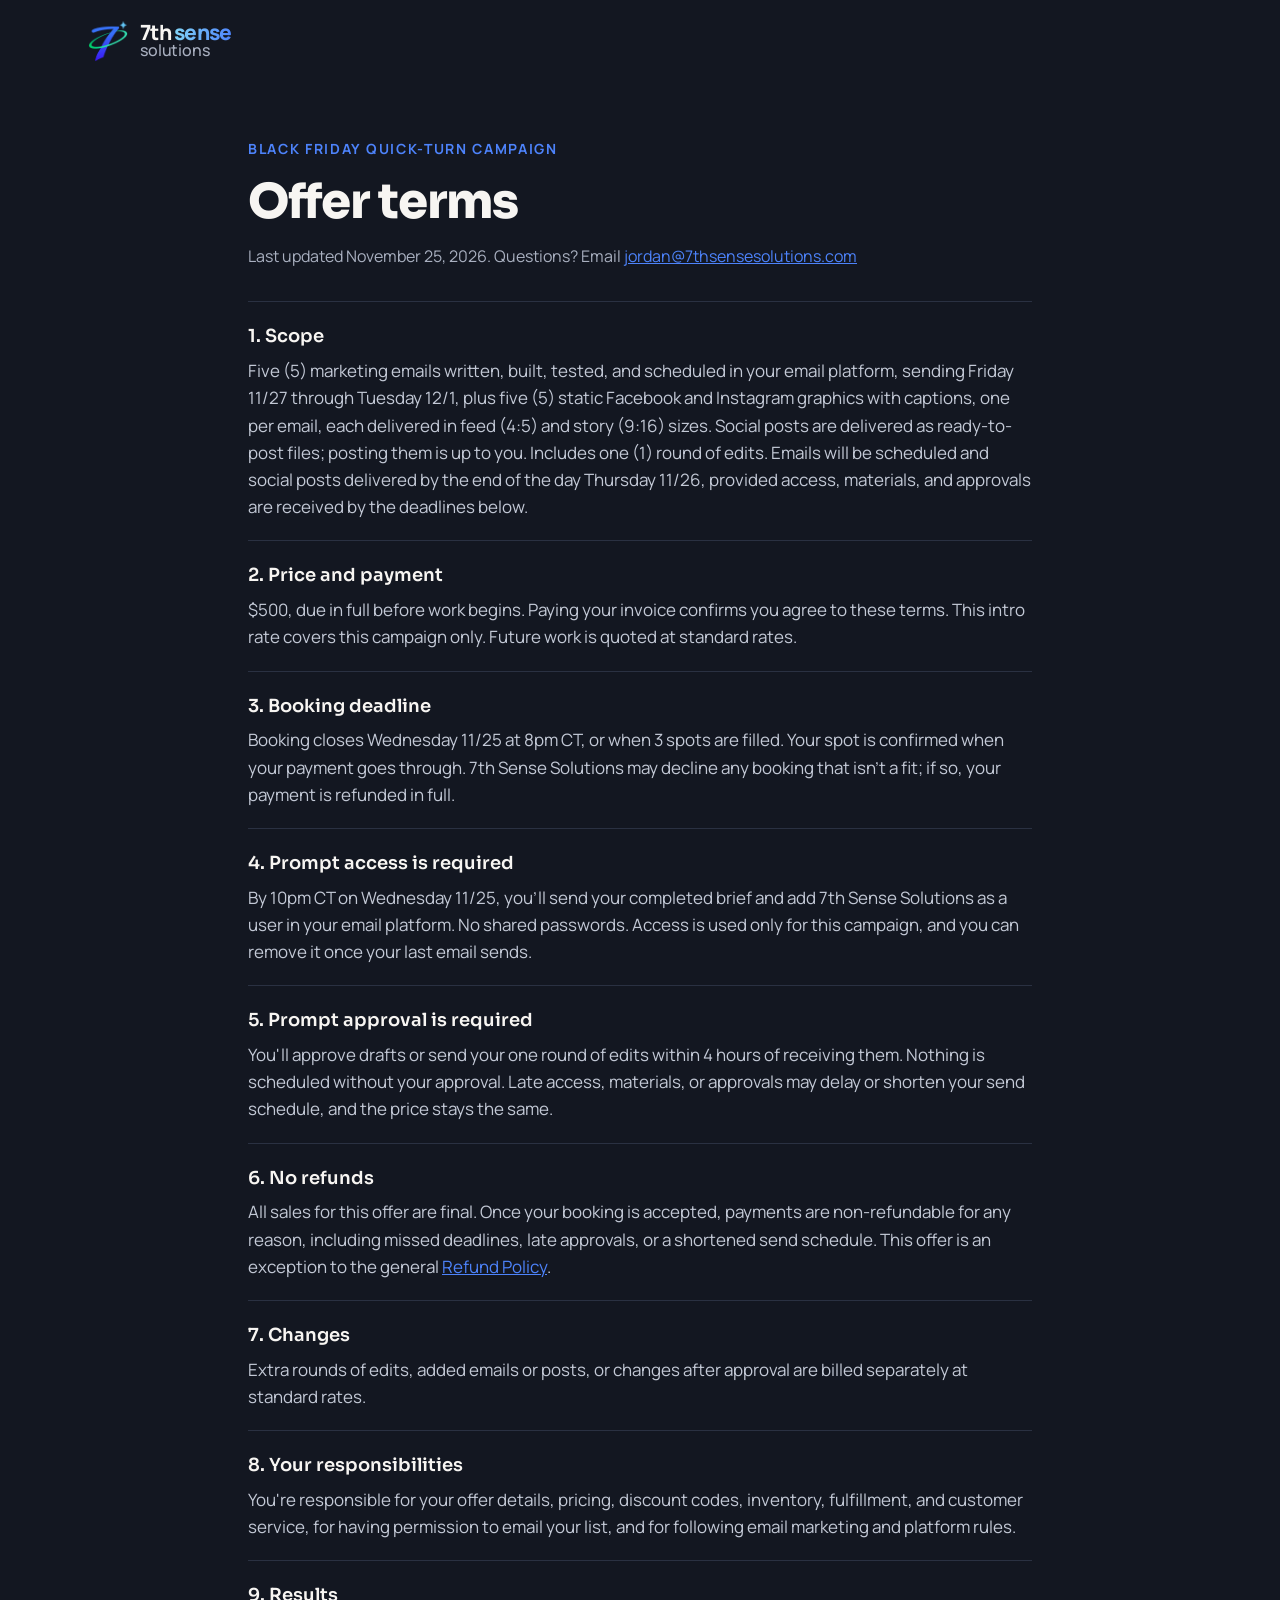
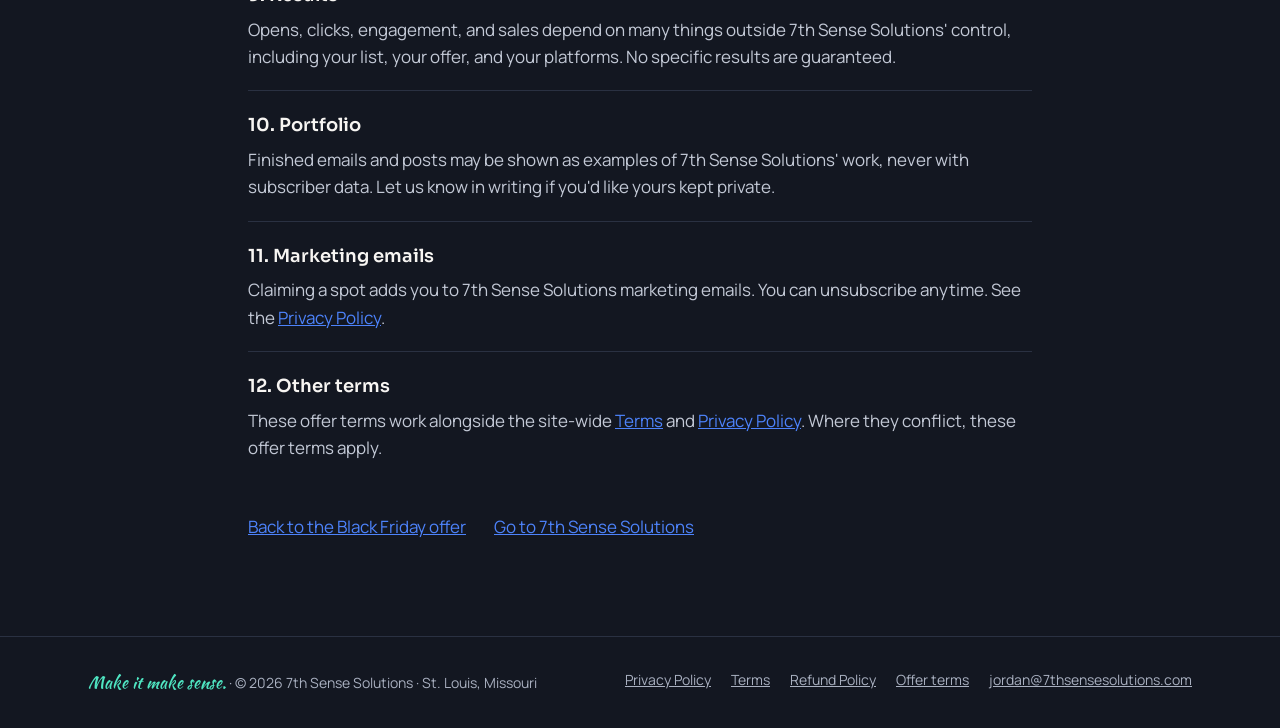
<file: bf-terms.html>
<!DOCTYPE html>
<html lang="en">
<head>
<meta charset="utf-8">
<meta name="viewport" content="width=device-width, initial-scale=1">
<meta name="robots" content="noindex, nofollow">
<title>Black Friday Offer Terms | 7th Sense Solutions</title>
<meta name="description" content="Terms for the 7th Sense Solutions Black Friday quick-turn campaign.">
<link rel="icon" href="/favicon.ico" sizes="any">
<link rel="icon" type="image/png" sizes="32x32" href="/favicon-32.png">
<link rel="apple-touch-icon" href="/apple-touch-icon.png">
<link rel="preconnect" href="https://fonts.googleapis.com">
<link rel="stylesheet" href="https://fonts.googleapis.com/css2?family=Sora:wght@600;800&amp;family=Manrope:wght@400;500;600;700&amp;family=Kaushan+Script&amp;display=swap">
<style>
body{margin:0;background:#131721}
*{box-sizing:border-box}
a{color:#4D83FB}a:hover{color:#83D7F7}
.f-label{display:block;font-size:14px;font-weight:600;color:#F7F5F2;margin-bottom:8px}
.f-hint{margin:8px 0 0;font-size:14px;color:#A9B0C0}
.f-input{width:100%;min-height:48px;padding:12px 14px;border-radius:12px;border:1px solid #2E3547;background:#0E1119;color:#F7F5F2;font:500 16px Manrope,sans-serif}
.f-input:focus{outline:2px solid #4D83FB;outline-offset:1px;border-color:#4D83FB}
.f-input::placeholder{color:#7D869A}
textarea.f-input{min-height:112px;resize:vertical}
.btn-primary:hover{background:#83D7F7}
.wm-gb{background:linear-gradient(100deg,#83D7F7,#4D83FB);-webkit-background-clip:text;background-clip:text;color:transparent}
.legal a{color:#A9B0C0}.legal a:hover{color:#F7F5F2}
@media (max-width:720px){.sec{padding:40px 20px !important}.nav{padding:16px 20px !important}.brief-h1{font-size:36px !important}}
</style>
</head>
<body>

<div style="width:100%;background:#131721;color:#F7F5F2;font-family:Manrope,sans-serif;font-size:17px;line-height:1.6">

<header class="nav" style="display:flex;justify-content:space-between;align-items:center;gap:16px;padding:20px 48px;max-width:1200px;margin:0 auto">
<a href="/" aria-label="7th Sense Solutions home" style="display:flex;align-items:center;gap:12px;text-decoration:none;color:#F7F5F2">
<img src="/images/mark.png" alt="" style="display:block;width:40px;height:auto;flex:none">
<span style="display:inline-flex;flex-direction:column;line-height:0.95;font-family:Manrope,sans-serif">
<span style="font-weight:800;font-size:21px;letter-spacing:-0.035em;white-space:nowrap">7th <span class="wm-gb">sense</span></span>
<span style="font-weight:500;font-size:16px;letter-spacing:-0.01em;color:#A9B0C0">solutions</span>
</span>
</a>
</header>

<section class="sec" style="padding:56px 48px 96px;max-width:880px;margin:0 auto">
<p style="margin:0 0 16px;font-size:14px;font-weight:700;letter-spacing:0.12em;text-transform:uppercase;color:#4D83FB">Black Friday quick-turn campaign</p>
<h1 class="brief-h1" style="margin:0 0 16px;font-family:Sora,sans-serif;font-weight:800;font-size:48px;line-height:1.08;letter-spacing:-0.02em">Offer terms</h1>
<p style="margin:0 0 32px;font-size:16px;color:#A9B0C0">Last updated November 25, 2026. Questions? Email <a href="mailto:jordan@7thsensesolutions.com">jordan@7thsensesolutions.com</a></p>
<ol style="list-style:none;margin:0;padding:0">
<li style="padding:20px 0;border-top:1px solid #2A3142"><h2 style="margin:0 0 6px;font-family:Sora,sans-serif;font-weight:600;font-size:18px;color:#F7F5F2">1. Scope</h2><p style="margin:0;color:#C3C9D6">Five (5) marketing emails written, built, tested, and scheduled in your email platform, sending Friday 11/27 through Tuesday 12/1, plus five (5) static Facebook and Instagram graphics with captions, one per email, each delivered in feed (4:5) and story (9:16) sizes. Social posts are delivered as ready-to-post files; posting them is up to you. Includes one (1) round of edits. Emails will be scheduled and social posts delivered by the end of the day Thursday 11/26, provided access, materials, and approvals are received by the deadlines below.</p></li>
<li style="padding:20px 0;border-top:1px solid #2A3142"><h2 style="margin:0 0 6px;font-family:Sora,sans-serif;font-weight:600;font-size:18px;color:#F7F5F2">2. Price and payment</h2><p style="margin:0;color:#C3C9D6">$500, due in full before work begins. Paying your invoice confirms you agree to these terms. This intro rate covers this campaign only. Future work is quoted at standard rates.</p></li>
<li style="padding:20px 0;border-top:1px solid #2A3142"><h2 style="margin:0 0 6px;font-family:Sora,sans-serif;font-weight:600;font-size:18px;color:#F7F5F2">3. Booking deadline</h2><p style="margin:0;color:#C3C9D6">Booking closes Wednesday 11/25 at 8pm CT, or when 3 spots are filled. Your spot is confirmed when your payment goes through. 7th Sense Solutions may decline any booking that isn't a fit; if so, your payment is refunded in full.</p></li>
<li style="padding:20px 0;border-top:1px solid #2A3142"><h2 style="margin:0 0 6px;font-family:Sora,sans-serif;font-weight:600;font-size:18px;color:#F7F5F2">4. Prompt access is required</h2><p style="margin:0;color:#C3C9D6">By 10pm CT on Wednesday 11/25, you'll send your completed brief and add 7th Sense Solutions as a user in your email platform. No shared passwords. Access is used only for this campaign, and you can remove it once your last email sends.</p></li>
<li style="padding:20px 0;border-top:1px solid #2A3142"><h2 style="margin:0 0 6px;font-family:Sora,sans-serif;font-weight:600;font-size:18px;color:#F7F5F2">5. Prompt approval is required</h2><p style="margin:0;color:#C3C9D6">You'll approve drafts or send your one round of edits within 4 hours of receiving them. Nothing is scheduled without your approval. Late access, materials, or approvals may delay or shorten your send schedule, and the price stays the same.</p></li>
<li style="padding:20px 0;border-top:1px solid #2A3142"><h2 style="margin:0 0 6px;font-family:Sora,sans-serif;font-weight:600;font-size:18px;color:#F7F5F2">6. No refunds</h2><p style="margin:0;color:#C3C9D6">All sales for this offer are final. Once your booking is accepted, payments are non-refundable for any reason, including missed deadlines, late approvals, or a shortened send schedule. This offer is an exception to the general <a href="/refunds">Refund Policy</a>.</p></li>
<li style="padding:20px 0;border-top:1px solid #2A3142"><h2 style="margin:0 0 6px;font-family:Sora,sans-serif;font-weight:600;font-size:18px;color:#F7F5F2">7. Changes</h2><p style="margin:0;color:#C3C9D6">Extra rounds of edits, added emails or posts, or changes after approval are billed separately at standard rates.</p></li>
<li style="padding:20px 0;border-top:1px solid #2A3142"><h2 style="margin:0 0 6px;font-family:Sora,sans-serif;font-weight:600;font-size:18px;color:#F7F5F2">8. Your responsibilities</h2><p style="margin:0;color:#C3C9D6">You're responsible for your offer details, pricing, discount codes, inventory, fulfillment, and customer service, for having permission to email your list, and for following email marketing and platform rules.</p></li>
<li style="padding:20px 0;border-top:1px solid #2A3142"><h2 style="margin:0 0 6px;font-family:Sora,sans-serif;font-weight:600;font-size:18px;color:#F7F5F2">9. Results</h2><p style="margin:0;color:#C3C9D6">Opens, clicks, engagement, and sales depend on many things outside 7th Sense Solutions' control, including your list, your offer, and your platforms. No specific results are guaranteed.</p></li>
<li style="padding:20px 0;border-top:1px solid #2A3142"><h2 style="margin:0 0 6px;font-family:Sora,sans-serif;font-weight:600;font-size:18px;color:#F7F5F2">10. Portfolio</h2><p style="margin:0;color:#C3C9D6">Finished emails and posts may be shown as examples of 7th Sense Solutions' work, never with subscriber data. Let us know in writing if you'd like yours kept private.</p></li>
<li style="padding:20px 0;border-top:1px solid #2A3142"><h2 style="margin:0 0 6px;font-family:Sora,sans-serif;font-weight:600;font-size:18px;color:#F7F5F2">11. Marketing emails</h2><p style="margin:0;color:#C3C9D6">Claiming a spot adds you to 7th Sense Solutions marketing emails. You can unsubscribe anytime. See the <a href="/privacy">Privacy Policy</a>.</p></li>
<li style="padding:20px 0;border-top:1px solid #2A3142"><h2 style="margin:0 0 6px;font-family:Sora,sans-serif;font-weight:600;font-size:18px;color:#F7F5F2">12. Other terms</h2><p style="margin:0;color:#C3C9D6">These offer terms work alongside the site-wide <a href="/terms">Terms</a> and <a href="/privacy">Privacy Policy</a>. Where they conflict, these offer terms apply.</p></li>
</ol>
<p style="margin:32px 0 0;display:flex;flex-wrap:wrap;gap:12px 28px"><a href="/black-friday">Back to the Black Friday offer</a><a href="/">Go to 7th Sense Solutions</a></p>
</section>

<footer style="border-top:1px solid #2A3142">
<div class="sec" style="padding:32px 48px;max-width:1200px;margin:0 auto;display:flex;flex-wrap:wrap;justify-content:space-between;gap:12px;font-size:14px;color:#A9B0C0">
<span><span style="font-family:'Kaushan Script',cursive;color:#4FE5C2;font-size:17px">Make it make sense.</span>  ·  © 2026 7th Sense Solutions · St. Louis, Missouri</span>
<span class="legal" style="display:flex;flex-wrap:wrap;gap:8px 20px"><a href="/privacy">Privacy Policy</a><a href="/terms">Terms</a><a href="/refunds">Refund Policy</a><a href="/bf-terms">Offer terms</a><a href="mailto:jordan@7thsensesolutions.com">jordan@7thsensesolutions.com</a></span>
</div>
</footer>

</div>
</body>
</html>
</file>
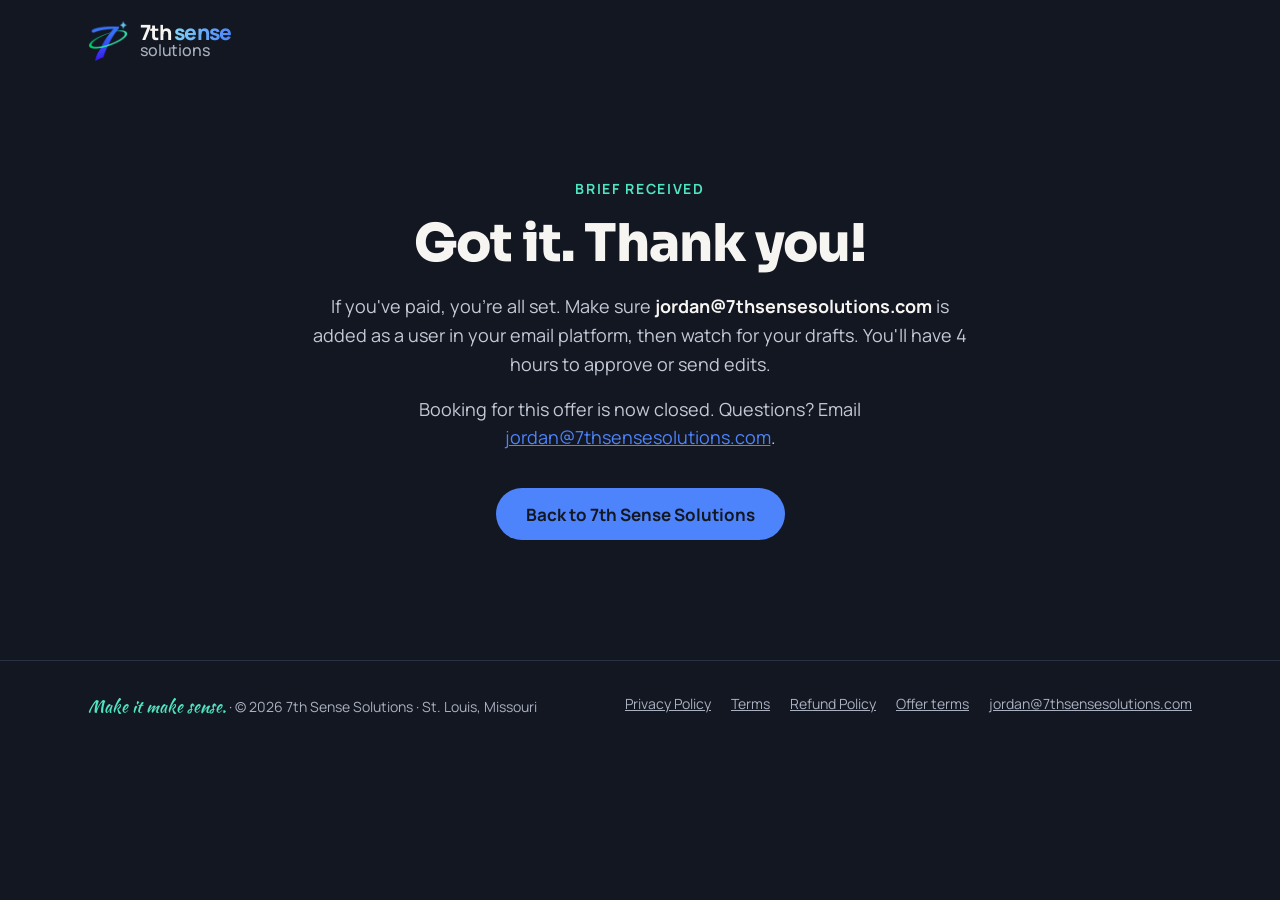
<file: bf-thanks.html>
<!DOCTYPE html>
<html lang="en">
<head>
<meta charset="utf-8">
<meta name="viewport" content="width=device-width, initial-scale=1">
<meta name="robots" content="noindex, nofollow">
<title>Brief received | 7th Sense Solutions</title>
<meta name="description" content="Your Black Friday brief was received.">
<link rel="icon" href="/favicon.ico" sizes="any">
<link rel="icon" type="image/png" sizes="32x32" href="/favicon-32.png">
<link rel="apple-touch-icon" href="/apple-touch-icon.png">
<link rel="preconnect" href="https://fonts.googleapis.com">
<link rel="stylesheet" href="https://fonts.googleapis.com/css2?family=Sora:wght@600;800&amp;family=Manrope:wght@400;500;600;700&amp;family=Kaushan+Script&amp;display=swap">
<style>
body{margin:0;background:#131721}
*{box-sizing:border-box}
a{color:#4D83FB}a:hover{color:#83D7F7}
.f-label{display:block;font-size:14px;font-weight:600;color:#F7F5F2;margin-bottom:8px}
.f-hint{margin:8px 0 0;font-size:14px;color:#A9B0C0}
.f-input{width:100%;min-height:48px;padding:12px 14px;border-radius:12px;border:1px solid #2E3547;background:#0E1119;color:#F7F5F2;font:500 16px Manrope,sans-serif}
.f-input:focus{outline:2px solid #4D83FB;outline-offset:1px;border-color:#4D83FB}
.f-input::placeholder{color:#7D869A}
textarea.f-input{min-height:112px;resize:vertical}
.btn-primary:hover{background:#83D7F7}
.wm-gb{background:linear-gradient(100deg,#83D7F7,#4D83FB);-webkit-background-clip:text;background-clip:text;color:transparent}
.legal a{color:#A9B0C0}.legal a:hover{color:#F7F5F2}
@media (max-width:720px){.sec{padding:40px 20px !important}.nav{padding:16px 20px !important}.brief-h1{font-size:36px !important}}
</style>
</head>
<body>

<div style="width:100%;background:#131721;color:#F7F5F2;font-family:Manrope,sans-serif;font-size:17px;line-height:1.6">

<header class="nav" style="display:flex;justify-content:space-between;align-items:center;gap:16px;padding:20px 48px;max-width:1200px;margin:0 auto">
<a href="/" aria-label="7th Sense Solutions home" style="display:flex;align-items:center;gap:12px;text-decoration:none;color:#F7F5F2">
<img src="/images/mark.png" alt="" style="display:block;width:40px;height:auto;flex:none">
<span style="display:inline-flex;flex-direction:column;line-height:0.95;font-family:Manrope,sans-serif">
<span style="font-weight:800;font-size:21px;letter-spacing:-0.035em;white-space:nowrap">7th <span class="wm-gb">sense</span></span>
<span style="font-weight:500;font-size:16px;letter-spacing:-0.01em;color:#A9B0C0">solutions</span>
</span>
</a>
</header>

<section class="sec" style="padding:96px 48px 120px;max-width:760px;margin:0 auto;text-align:center">
<p style="margin:0 0 16px;font-size:14px;font-weight:700;letter-spacing:0.12em;text-transform:uppercase;color:#4FE5C2">Brief received</p>
<h1 class="brief-h1" style="margin:0 0 20px;font-family:Sora,sans-serif;font-weight:800;font-size:52px;line-height:1.08;letter-spacing:-0.02em">Got it. Thank you!</h1>
<p style="margin:0 0 16px;font-size:18px;color:#C3C9D6">If you've paid, you're all set. Make sure <strong style="color:#F7F5F2">jordan@7thsensesolutions.com</strong> is added as a user in your email platform, then watch for your drafts. You'll have 4 hours to approve or send edits.</p>
<p style="margin:0 0 36px;font-size:18px;color:#C3C9D6">Booking for this offer is now closed. Questions? Email <a href="mailto:jordan@7thsensesolutions.com">jordan@7thsensesolutions.com</a>.</p>
<a href="/" class="btn-primary" style="display:inline-flex;align-items:center;min-height:52px;padding:0 30px;border-radius:999px;background:#4D83FB;color:#131721;text-decoration:none;font-weight:700;font-size:17px">Back to 7th Sense Solutions</a>
</section>

<footer style="border-top:1px solid #2A3142">
<div class="sec" style="padding:32px 48px;max-width:1200px;margin:0 auto;display:flex;flex-wrap:wrap;justify-content:space-between;gap:12px;font-size:14px;color:#A9B0C0">
<span><span style="font-family:'Kaushan Script',cursive;color:#4FE5C2;font-size:17px">Make it make sense.</span>  ·  © 2026 7th Sense Solutions · St. Louis, Missouri</span>
<span class="legal" style="display:flex;flex-wrap:wrap;gap:8px 20px"><a href="/privacy">Privacy Policy</a><a href="/terms">Terms</a><a href="/refunds">Refund Policy</a><a href="/bf-terms">Offer terms</a><a href="mailto:jordan@7thsensesolutions.com">jordan@7thsensesolutions.com</a></span>
</div>
</footer>

</div>
</body>
</html>
</file>
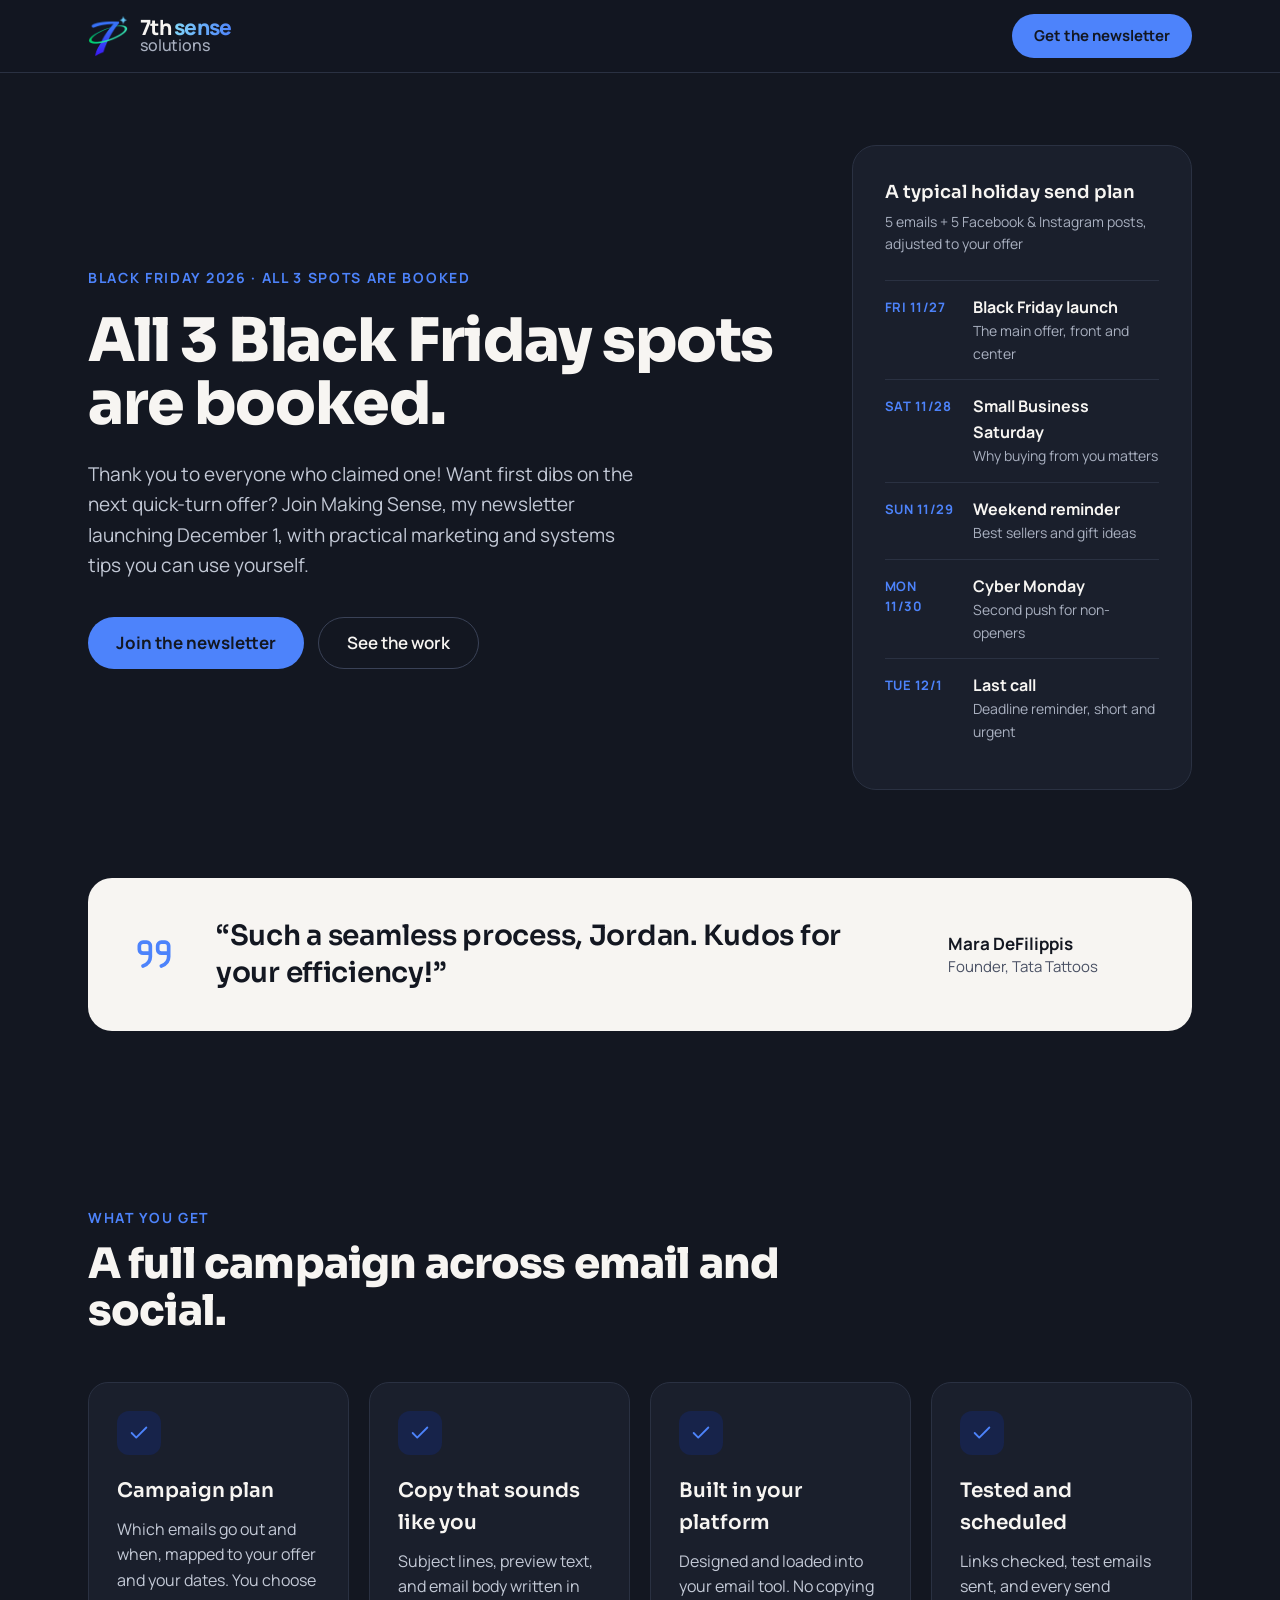
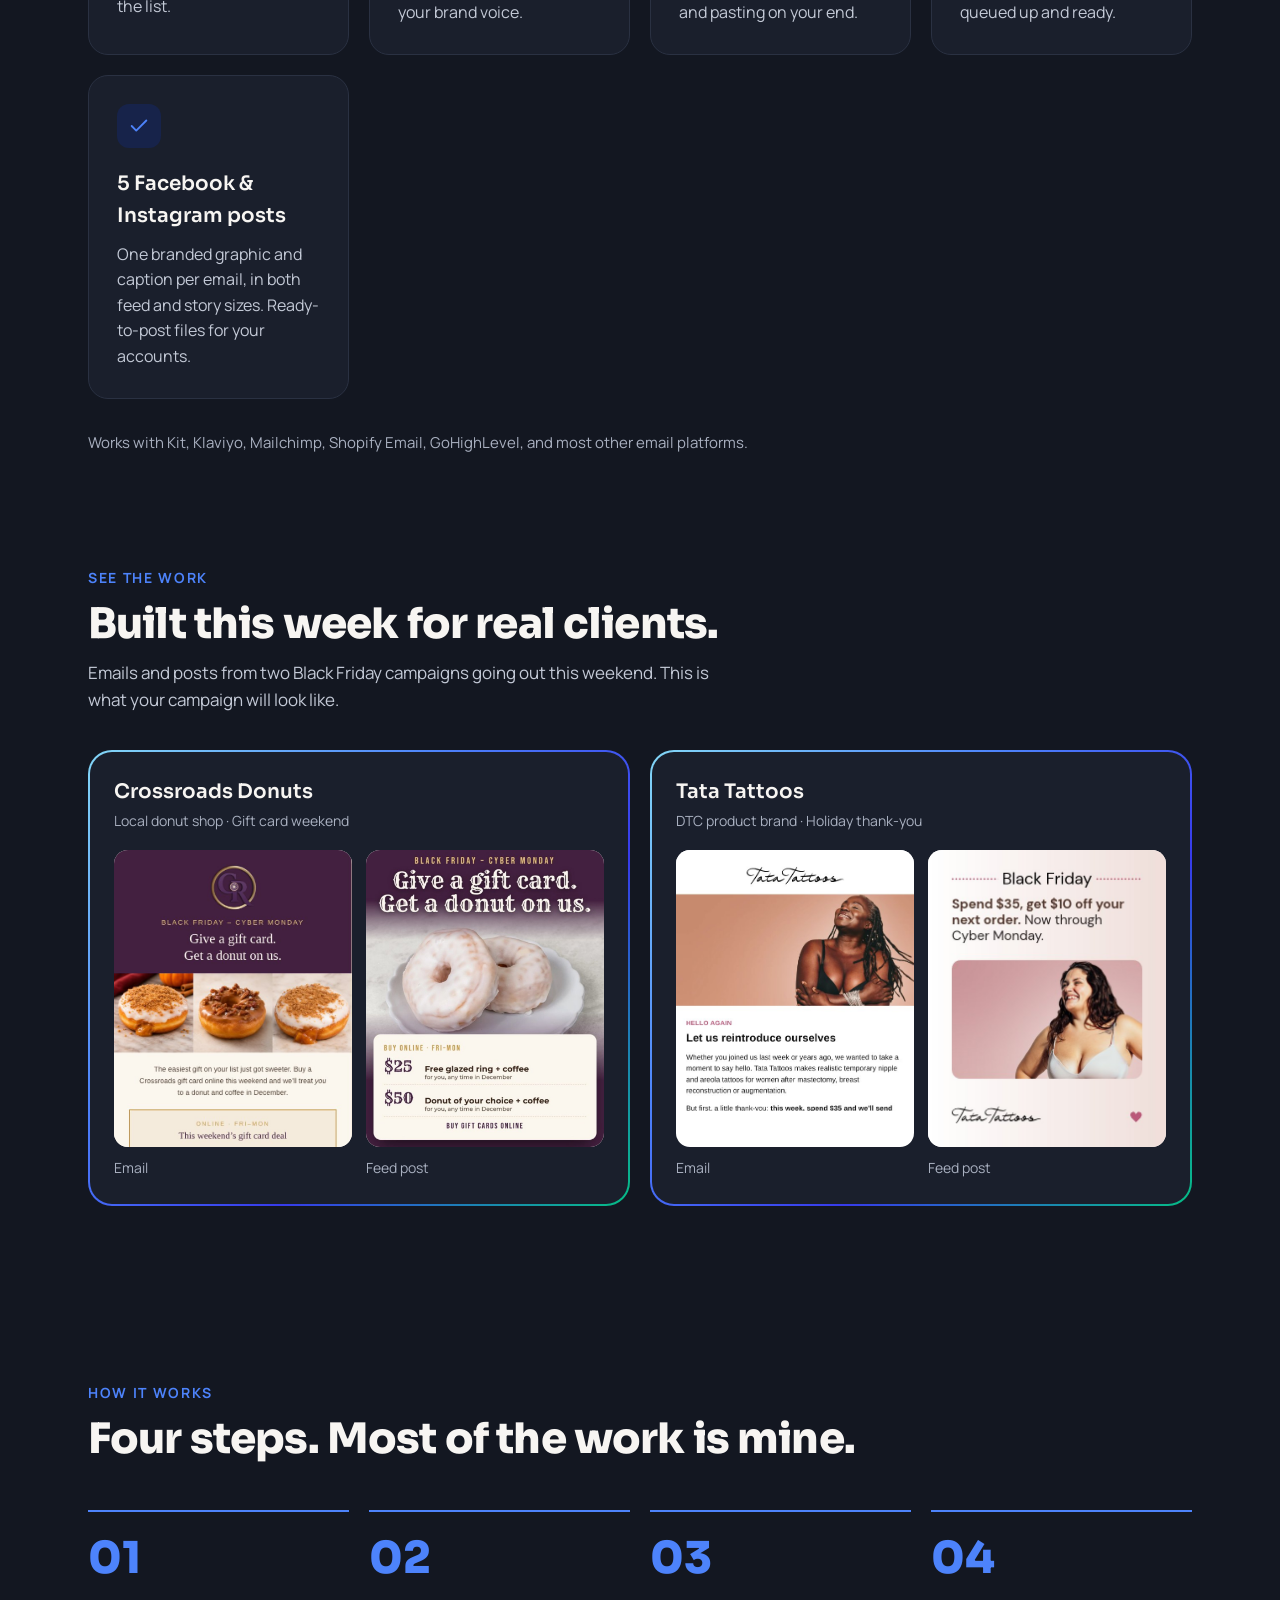
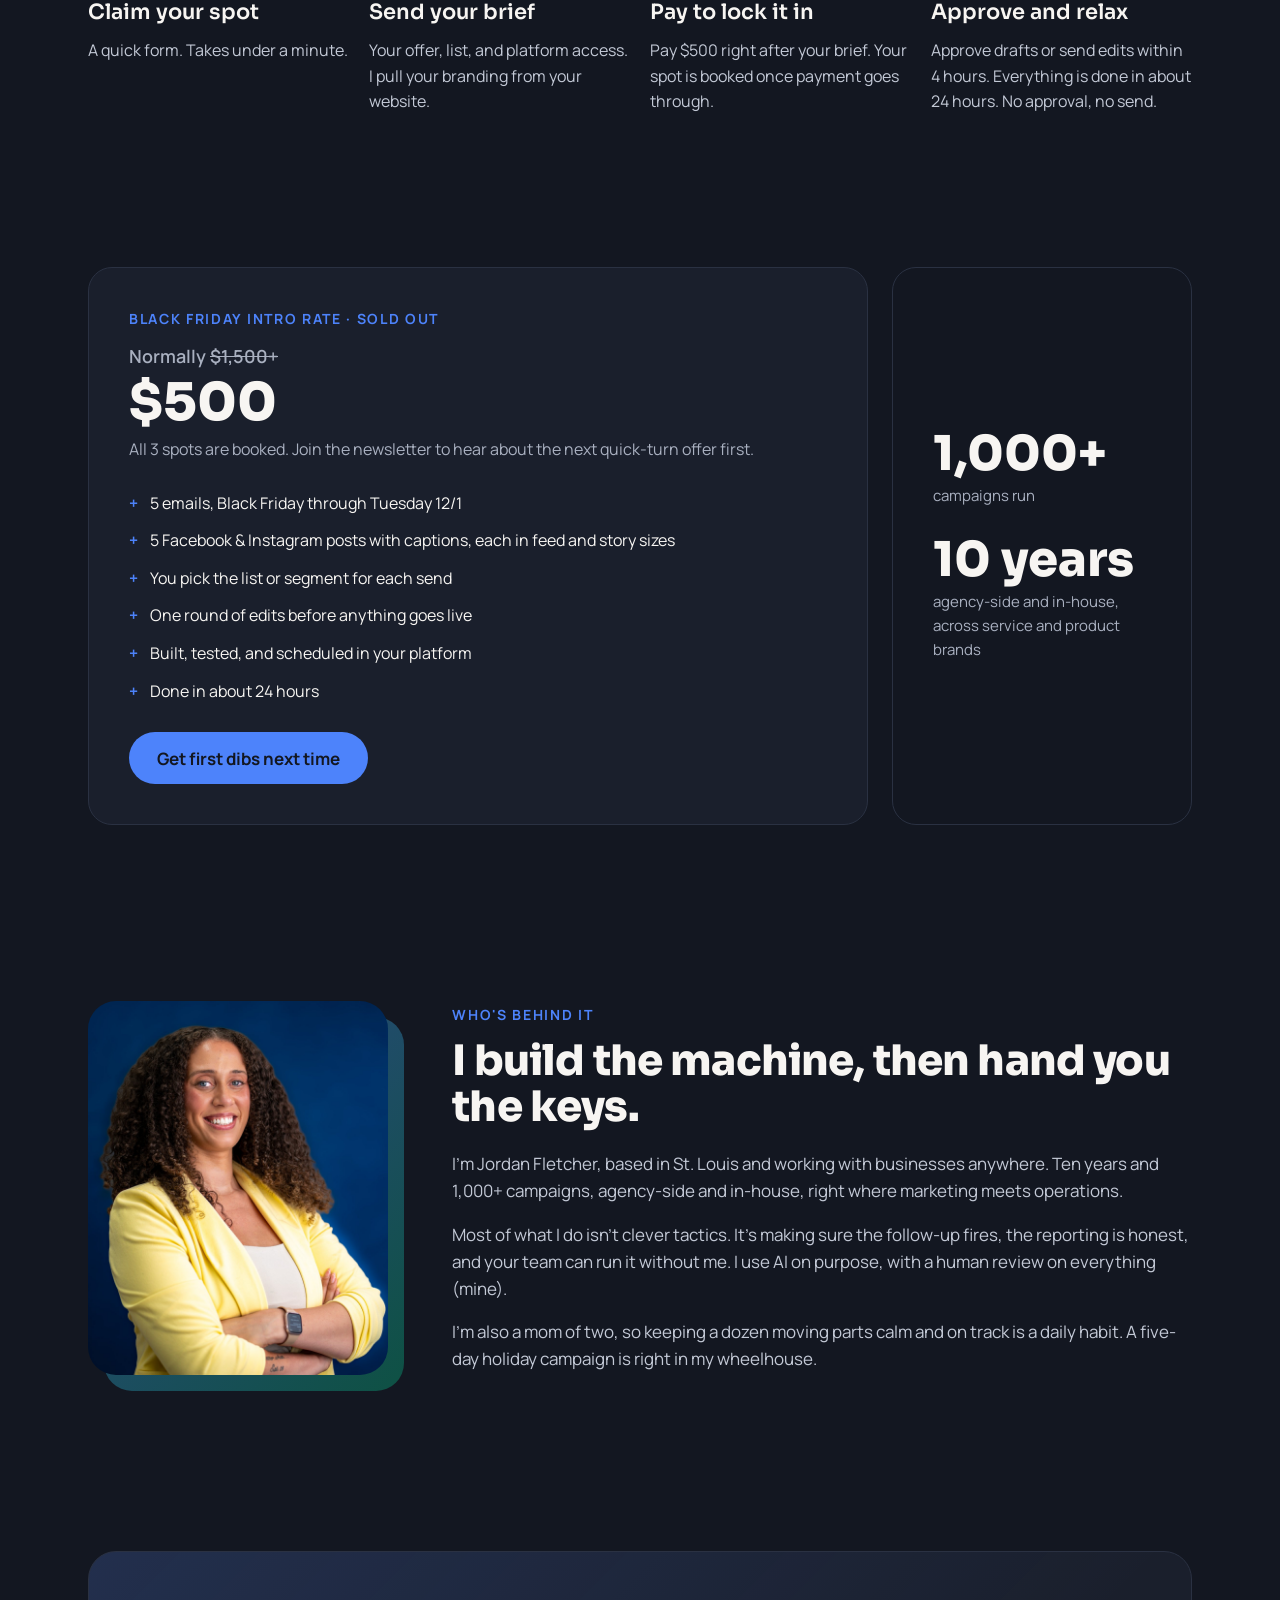
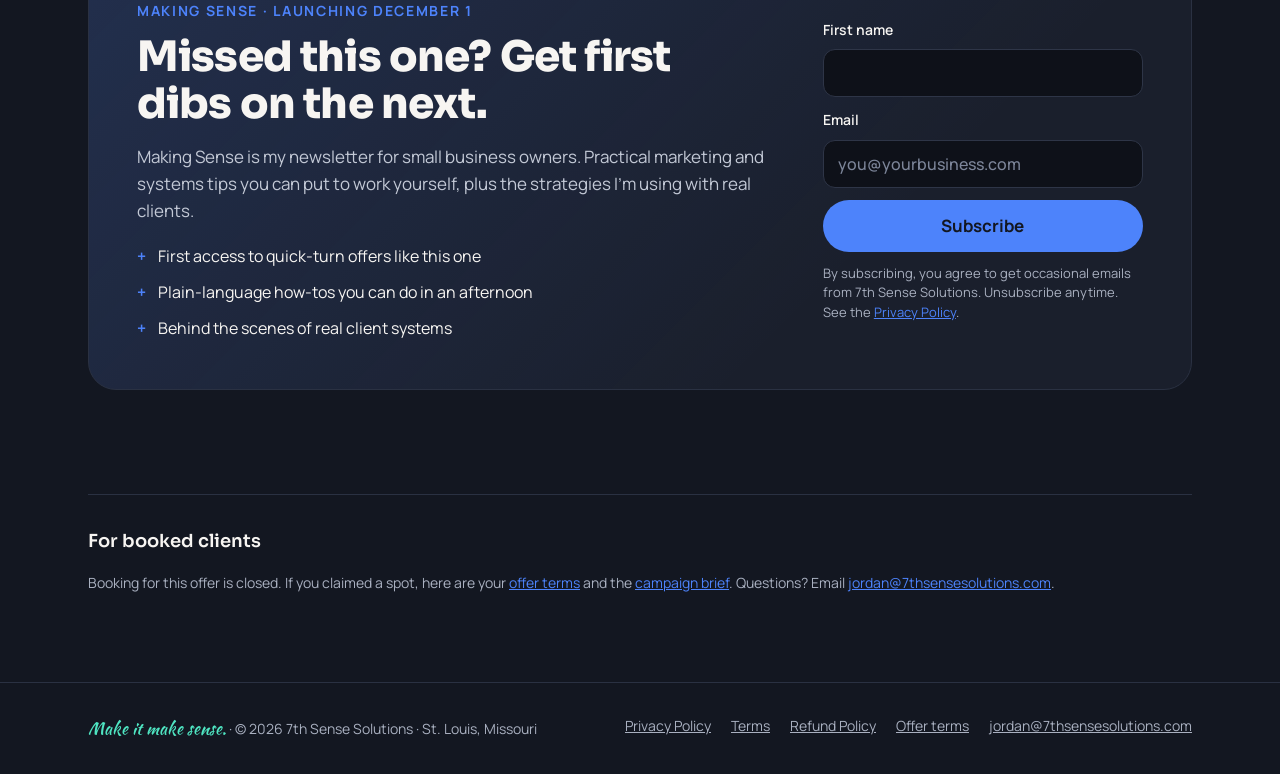
<file: black-friday.html>
<!DOCTYPE html>
<html lang="en">
<head>
<meta charset="utf-8">
<meta name="viewport" content="width=device-width, initial-scale=1">
<meta name="robots" content="noindex, nofollow">
<title>Black Friday Email Campaigns, Done Fast | 7th Sense Solutions</title>
<meta name="description" content="A done-for-you 5-email Black Friday campaign, written, built, and scheduled in your email platform.">
<link rel="icon" href="/favicon.ico" sizes="any">
<link rel="icon" type="image/png" sizes="32x32" href="/favicon-32.png">
<link rel="apple-touch-icon" href="/apple-touch-icon.png">
<link rel="preconnect" href="https://fonts.googleapis.com">
<link rel="stylesheet" href="https://fonts.googleapis.com/css2?family=Sora:wght@600;800&amp;family=Manrope:wght@400;500;600;700&amp;family=Kaushan+Script&amp;display=swap">
<style>
body{margin:0;background:#131721}
html{scroll-behavior:smooth}
*{box-sizing:border-box}
a{color:#4D83FB}a:hover{color:#83D7F7}
.f-label{display:block;font-size:14px;font-weight:600;color:#F7F5F2;margin-bottom:8px}
.f-input{width:100%;min-height:48px;padding:12px 14px;border-radius:12px;border:1px solid #2E3547;background:#0E1119;color:#F7F5F2;font:500 16px Manrope,sans-serif}
.f-input:focus{outline:2px solid #4D83FB;outline-offset:1px;border-color:#4D83FB}
.f-input::placeholder{color:#7D869A}
textarea.f-input{min-height:112px;resize:vertical}
select.f-input{appearance:auto}
.btn-primary:hover{background:#83D7F7}
.wm-gb{background:linear-gradient(100deg,#83D7F7,#4D83FB);-webkit-background-clip:text;background-clip:text;color:transparent}
.legal a{color:#A9B0C0}.legal a:hover{color:#F7F5F2}
.btn-ghost:hover{border-color:#83D7F7;color:#83D7F7}
@media (max-width:720px){.hero-h1{font-size:40px !important}.sec{padding:56px 20px !important}.nav{padding:16px 20px !important}}
</style>
</head>
<body>
<div style="width:100%;background:#131721;color:#F7F5F2;font-family:Manrope,sans-serif;font-size:17px;line-height:1.6">

<div style="position:sticky;top:0;z-index:50;background:rgba(19,23,33,0.94);backdrop-filter:blur(8px);-webkit-backdrop-filter:blur(8px);border-bottom:1px solid #2A3142">
<header class="nav" style="display:flex;flex-wrap:wrap;justify-content:space-between;align-items:center;gap:16px;padding:14px 48px;max-width:1200px;margin:0 auto">
<a href="/" aria-label="7th Sense Solutions home" style="display:flex;align-items:center;gap:12px;text-decoration:none;color:#F7F5F2">
<img src="/images/mark.png" alt="" style="display:block;width:40px;height:auto;flex:none">
<span style="display:inline-flex;flex-direction:column;line-height:0.95;font-family:Manrope,sans-serif">
<span style="font-weight:800;font-size:21px;letter-spacing:-0.035em;white-space:nowrap">7th <span class="wm-gb">sense</span></span>
<span style="font-weight:500;font-size:16px;letter-spacing:-0.01em;color:#A9B0C0">solutions</span>
</span>
</a>
<a href="#newsletter" class="btn-primary" style="display:inline-flex;align-items:center;min-height:44px;padding:0 22px;border-radius:999px;background:#4D83FB;color:#131721;text-decoration:none;font-weight:700;font-size:15px">Get the newsletter</a>
</header>
</div>

<section class="sec" style="padding:72px 48px 88px;max-width:1200px;margin:0 auto;display:flex;flex-wrap:wrap;gap:56px;align-items:center">
<div style="flex:999 1 520px;min-width:0">
<p style="margin:0 0 20px;font-size:14px;font-weight:700;letter-spacing:0.12em;text-transform:uppercase;color:#4D83FB">Black Friday 2026 · All 3 spots are booked</p>
<h1 class="hero-h1" style="margin:0 0 24px;font-family:Sora,sans-serif;font-weight:800;font-size:60px;line-height:1.05;letter-spacing:-0.02em">All 3 Black Friday spots are booked.</h1>
<p style="margin:0 0 36px;font-size:19px;color:#C3C9D6;max-width:560px">Thank you to everyone who claimed one! Want first dibs on the next quick-turn offer? Join Making Sense, my newsletter launching December 1, with practical marketing and systems tips you can use yourself.</p>
<div style="display:flex;flex-wrap:wrap;gap:14px">
<a href="#newsletter" class="btn-primary" style="display:inline-flex;align-items:center;min-height:52px;padding:0 28px;border-radius:999px;background:#4D83FB;color:#131721;text-decoration:none;font-weight:700;font-size:17px">Join the newsletter</a>
<a href="#work" class="btn-ghost" style="display:inline-flex;align-items:center;min-height:52px;padding:0 28px;border-radius:999px;border:1px solid #3A4257;color:#F7F5F2;text-decoration:none;font-weight:600;font-size:17px">See the work</a>
</div>
</div>

<div style="flex:1 1 340px;min-width:0;background:#1A1F2C;border:1px solid #2A3142;border-radius:24px;padding:32px">
<p style="margin:0 0 4px;font-family:Sora,sans-serif;font-weight:600;font-size:18px">A typical holiday send plan</p>
<p style="margin:0 0 24px;font-size:14px;color:#A9B0C0">5 emails + 5 Facebook &amp; Instagram posts, adjusted to your offer</p>
<div style="display:flex;flex-direction:column;gap:0">
<div style="display:flex;gap:16px;align-items:flex-start;padding:14px 0;border-top:1px solid #2A3142">
<span style="flex:0 0 72px;font-size:13px;font-weight:700;color:#4D83FB;letter-spacing:0.04em;padding-top:2px">FRI 11/27</span>
<div style="min-width:0">
<p style="margin:0;font-weight:700;font-size:16px">Black Friday launch</p>
<p style="margin:0;font-size:14px;color:#A9B0C0">The main offer, front and center</p>
</div>
</div>
<div style="display:flex;gap:16px;align-items:flex-start;padding:14px 0;border-top:1px solid #2A3142">
<span style="flex:0 0 72px;font-size:13px;font-weight:700;color:#4D83FB;letter-spacing:0.04em;padding-top:2px">SAT 11/28</span>
<div style="min-width:0">
<p style="margin:0;font-weight:700;font-size:16px">Small Business Saturday</p>
<p style="margin:0;font-size:14px;color:#A9B0C0">Why buying from you matters</p>
</div>
</div>
<div style="display:flex;gap:16px;align-items:flex-start;padding:14px 0;border-top:1px solid #2A3142">
<span style="flex:0 0 72px;font-size:13px;font-weight:700;color:#4D83FB;letter-spacing:0.04em;padding-top:2px">SUN 11/29</span>
<div style="min-width:0">
<p style="margin:0;font-weight:700;font-size:16px">Weekend reminder</p>
<p style="margin:0;font-size:14px;color:#A9B0C0">Best sellers and gift ideas</p>
</div>
</div>
<div style="display:flex;gap:16px;align-items:flex-start;padding:14px 0;border-top:1px solid #2A3142">
<span style="flex:0 0 72px;font-size:13px;font-weight:700;color:#4D83FB;letter-spacing:0.04em;padding-top:2px">MON 11/30</span>
<div style="min-width:0">
<p style="margin:0;font-weight:700;font-size:16px">Cyber Monday</p>
<p style="margin:0;font-size:14px;color:#A9B0C0">Second push for non-openers</p>
</div>
</div>
<div style="display:flex;gap:16px;align-items:flex-start;padding:14px 0;border-top:1px solid #2A3142">
<span style="flex:0 0 72px;font-size:13px;font-weight:700;color:#4D83FB;letter-spacing:0.04em;padding-top:2px">TUE 12/1</span>
<div style="min-width:0">
<p style="margin:0;font-weight:700;font-size:16px">Last call</p>
<p style="margin:0;font-size:14px;color:#A9B0C0">Deadline reminder, short and urgent</p>
</div>
</div>
</div>
</div>
</section>

<section class="sec" style="padding:0 48px 88px;max-width:1200px;margin:0 auto">
<figure style="margin:0;padding:40px 44px;border-radius:24px;background:#F7F5F2;color:#131721;display:flex;flex-wrap:wrap;gap:24px 40px;align-items:center">
<svg aria-hidden="true" width="44" height="44" viewBox="0 0 24 24" fill="none" stroke="#4D83FB" stroke-width="2" stroke-linecap="round" stroke-linejoin="round" style="flex:0 0 auto"><path d="M10 11H6a2 2 0 0 1-2-2V7a2 2 0 0 1 2-2h2a2 2 0 0 1 2 2v6c0 2-1 4-4 5"></path><path d="M20 11h-4a2 2 0 0 1-2-2V7a2 2 0 0 1 2-2h2a2 2 0 0 1 2 2v6c0 2-1 4-4 5"></path></svg>
<blockquote style="margin:0;flex:999 1 420px;min-width:0;font-family:Sora,sans-serif;font-weight:600;font-size:28px;line-height:1.3;letter-spacing:-0.01em">“Such a seamless process, Jordan. Kudos for your efficiency!”</blockquote>
<figcaption style="flex:1 1 200px;font-size:15px;line-height:1.5">
<strong style="display:block;font-size:17px">Mara DeFilippis</strong>
<span style="color:#4A5164">Founder, Tata Tattoos</span>
</figcaption>
</figure>
</section>

<section id="included" class="sec" style="padding:88px 48px;max-width:1200px;margin:0 auto">
<p style="margin:0 0 12px;font-size:14px;font-weight:700;letter-spacing:0.12em;text-transform:uppercase;color:#4D83FB">What you get</p>
<h2 style="margin:0 0 48px;font-family:Sora,sans-serif;font-weight:800;font-size:42px;line-height:1.1;letter-spacing:-0.02em;max-width:720px">A full campaign across email and social.</h2>
<div style="display:grid;grid-template-columns:repeat(auto-fit,minmax(250px,1fr));gap:20px">
<div style="background:#1A1F2C;border:1px solid #2A3142;border-radius:20px;padding:28px">
<div style="width:44px;height:44px;border-radius:12px;background:#17234A;display:flex;align-items:center;justify-content:center;margin-bottom:20px">
<svg aria-hidden="true" width="22" height="22" viewBox="0 0 24 24" fill="none" stroke="#4D83FB" stroke-width="2" stroke-linecap="round" stroke-linejoin="round"><path d="M20 6 9 17l-5-5"></path></svg>
</div>
<h3 style="margin:0 0 10px;font-family:Sora,sans-serif;font-weight:600;font-size:20px">Campaign plan</h3>
<p style="margin:0;font-size:16px;color:#C3C9D6">Which emails go out and when, mapped to your offer and your dates. You choose the list.</p>
</div>
<div style="background:#1A1F2C;border:1px solid #2A3142;border-radius:20px;padding:28px">
<div style="width:44px;height:44px;border-radius:12px;background:#17234A;display:flex;align-items:center;justify-content:center;margin-bottom:20px">
<svg aria-hidden="true" width="22" height="22" viewBox="0 0 24 24" fill="none" stroke="#4D83FB" stroke-width="2" stroke-linecap="round" stroke-linejoin="round"><path d="M20 6 9 17l-5-5"></path></svg>
</div>
<h3 style="margin:0 0 10px;font-family:Sora,sans-serif;font-weight:600;font-size:20px">Copy that sounds like you</h3>
<p style="margin:0;font-size:16px;color:#C3C9D6">Subject lines, preview text, and email body written in your brand voice.</p>
</div>
<div style="background:#1A1F2C;border:1px solid #2A3142;border-radius:20px;padding:28px">
<div style="width:44px;height:44px;border-radius:12px;background:#17234A;display:flex;align-items:center;justify-content:center;margin-bottom:20px">
<svg aria-hidden="true" width="22" height="22" viewBox="0 0 24 24" fill="none" stroke="#4D83FB" stroke-width="2" stroke-linecap="round" stroke-linejoin="round"><path d="M20 6 9 17l-5-5"></path></svg>
</div>
<h3 style="margin:0 0 10px;font-family:Sora,sans-serif;font-weight:600;font-size:20px">Built in your platform</h3>
<p style="margin:0;font-size:16px;color:#C3C9D6">Designed and loaded into your email tool. No copying and pasting on your end.</p>
</div>
<div style="background:#1A1F2C;border:1px solid #2A3142;border-radius:20px;padding:28px">
<div style="width:44px;height:44px;border-radius:12px;background:#17234A;display:flex;align-items:center;justify-content:center;margin-bottom:20px">
<svg aria-hidden="true" width="22" height="22" viewBox="0 0 24 24" fill="none" stroke="#4D83FB" stroke-width="2" stroke-linecap="round" stroke-linejoin="round"><path d="M20 6 9 17l-5-5"></path></svg>
</div>
<h3 style="margin:0 0 10px;font-family:Sora,sans-serif;font-weight:600;font-size:20px">Tested and scheduled</h3>
<p style="margin:0;font-size:16px;color:#C3C9D6">Links checked, test emails sent, and every send queued up and ready.</p>
</div>
<div style="background:#1A1F2C;border:1px solid #2A3142;border-radius:20px;padding:28px">
<div style="width:44px;height:44px;border-radius:12px;background:#17234A;display:flex;align-items:center;justify-content:center;margin-bottom:20px">
<svg aria-hidden="true" width="22" height="22" viewBox="0 0 24 24" fill="none" stroke="#4D83FB" stroke-width="2" stroke-linecap="round" stroke-linejoin="round"><path d="M20 6 9 17l-5-5"></path></svg>
</div>
<h3 style="margin:0 0 10px;font-family:Sora,sans-serif;font-weight:600;font-size:20px">5 Facebook & Instagram posts</h3>
<p style="margin:0;font-size:16px;color:#C3C9D6">One branded graphic and caption per email, in both feed and story sizes. Ready-to-post files for your accounts.</p>
</div>
</div>
<p style="margin:32px 0 0;font-size:15px;color:#A9B0C0">Works with Kit, Klaviyo, Mailchimp, Shopify Email, GoHighLevel, and most other email platforms.</p>
</section>

<section id="work" class="sec" style="padding:24px 48px 88px;max-width:1200px;margin:0 auto">
<p style="margin:0 0 12px;font-size:14px;font-weight:700;letter-spacing:0.12em;text-transform:uppercase;color:#4D83FB">See the work</p>
<h2 style="margin:0 0 12px;font-family:Sora,sans-serif;font-weight:800;font-size:42px;line-height:1.1;letter-spacing:-0.02em">Built this week for real clients.</h2>
<p style="margin:0 0 36px;font-size:17px;color:#C3C9D6;max-width:640px">Emails and posts from two Black Friday campaigns going out this weekend. This is what your campaign will look like.</p>
<div style="display:grid;grid-template-columns:repeat(auto-fit,minmax(min(440px,100%),1fr));gap:20px">
<div style="background:linear-gradient(#1A1F2C,#1A1F2C) padding-box,linear-gradient(135deg,#83D7F7,#4D83FB 35%,#373BEB 65%,#05BE85) border-box;border:2px solid transparent;border-radius:24px;padding:24px;display:flex;flex-direction:column;gap:18px">
<div><h3 style="margin:0;font-family:Sora,sans-serif;font-weight:600;font-size:20px">Crossroads Donuts</h3><p style="margin:2px 0 0;font-size:14px;color:#A9B0C0">Local donut shop · Gift card weekend</p></div>
<div style="display:grid;grid-template-columns:repeat(2,minmax(0,1fr));gap:14px">
<figure style="margin:0;display:flex;flex-direction:column;gap:10px">
<div style="aspect-ratio:4 / 5;overflow:hidden;border-radius:14px;background:#F7F5F2"><img src="/images/bf-work-crossroads-email.jpg" alt="Crossroads Donuts Black Friday gift card email" style="display:block;width:100%;height:100%;object-fit:cover;object-position:top center"></div>
<figcaption style="font-size:14px;color:#A9B0C0">Email</figcaption>
</figure>
<figure style="margin:0;display:flex;flex-direction:column;gap:10px">
<div style="aspect-ratio:4 / 5;overflow:hidden;border-radius:14px;background:#F7F5F2"><img src="/images/bf-work-crossroads-post.jpg" alt="Crossroads Donuts Black Friday feed post" style="display:block;width:100%;height:100%;object-fit:cover;object-position:top center"></div>
<figcaption style="font-size:14px;color:#A9B0C0">Feed post</figcaption>
</figure>
</div>
</div>
<div style="background:linear-gradient(#1A1F2C,#1A1F2C) padding-box,linear-gradient(135deg,#83D7F7,#4D83FB 35%,#373BEB 65%,#05BE85) border-box;border:2px solid transparent;border-radius:24px;padding:24px;display:flex;flex-direction:column;gap:18px">
<div><h3 style="margin:0;font-family:Sora,sans-serif;font-weight:600;font-size:20px">Tata Tattoos</h3><p style="margin:2px 0 0;font-size:14px;color:#A9B0C0">DTC product brand · Holiday thank-you</p></div>
<div style="display:grid;grid-template-columns:repeat(2,minmax(0,1fr));gap:14px">
<figure style="margin:0;display:flex;flex-direction:column;gap:10px">
<div style="aspect-ratio:4 / 5;overflow:hidden;border-radius:14px;background:#FFFFFF"><img src="/images/bf-work-tata-email.jpg" alt="Tata Tattoos holiday reintroduction email" style="display:block;width:100%;height:100%;object-fit:contain;object-position:top center"></div>
<figcaption style="font-size:14px;color:#A9B0C0">Email</figcaption>
</figure>
<figure style="margin:0;display:flex;flex-direction:column;gap:10px">
<div style="aspect-ratio:4 / 5;overflow:hidden;border-radius:14px;background:#F7F5F2"><img src="/images/bf-work-tata-post.jpg" alt="Tata Tattoos Black Friday social post" style="display:block;width:100%;height:100%;object-fit:cover;object-position:top center"></div>
<figcaption style="font-size:14px;color:#A9B0C0">Feed post</figcaption>
</figure>
</div>
</div>
</div>
</section>

<section class="sec" style="padding:88px 48px;max-width:1200px;margin:0 auto">
<p style="margin:0 0 12px;font-size:14px;font-weight:700;letter-spacing:0.12em;text-transform:uppercase;color:#4D83FB">How it works</p>
<h2 style="margin:0 0 48px;font-family:Sora,sans-serif;font-weight:800;font-size:42px;line-height:1.1;letter-spacing:-0.02em">Four steps. Most of the work is mine.</h2>
<ol style="list-style:none;margin:0;padding:0;display:grid;grid-template-columns:repeat(auto-fit,minmax(260px,1fr));gap:20px">
<li style="border-top:2px solid #4D83FB;padding-top:24px">
<span style="display:block;font-family:Sora,sans-serif;font-weight:800;font-size:44px;color:#4D83FB;line-height:1;margin-bottom:16px">01</span>
<h3 style="margin:0 0 8px;font-family:Sora,sans-serif;font-weight:600;font-size:21px">Claim your spot</h3>
<p style="margin:0;font-size:16px;color:#C3C9D6">A quick form. Takes under a minute.</p>
</li>
<li style="border-top:2px solid #4D83FB;padding-top:24px">
<span style="display:block;font-family:Sora,sans-serif;font-weight:800;font-size:44px;color:#4D83FB;line-height:1;margin-bottom:16px">02</span>
<h3 style="margin:0 0 8px;font-family:Sora,sans-serif;font-weight:600;font-size:21px">Send your brief</h3>
<p style="margin:0;font-size:16px;color:#C3C9D6">Your offer, list, and platform access. I pull your branding from your website.</p>
</li>
<li style="border-top:2px solid #4D83FB;padding-top:24px">
<span style="display:block;font-family:Sora,sans-serif;font-weight:800;font-size:44px;color:#4D83FB;line-height:1;margin-bottom:16px">03</span>
<h3 style="margin:0 0 8px;font-family:Sora,sans-serif;font-weight:600;font-size:21px">Pay to lock it in</h3>
<p style="margin:0;font-size:16px;color:#C3C9D6">Pay $500 right after your brief. Your spot is booked once payment goes through.</p>
</li>
<li style="border-top:2px solid #4D83FB;padding-top:24px">
<span style="display:block;font-family:Sora,sans-serif;font-weight:800;font-size:44px;color:#4D83FB;line-height:1;margin-bottom:16px">04</span>
<h3 style="margin:0 0 8px;font-family:Sora,sans-serif;font-weight:600;font-size:21px">Approve and relax</h3>
<p style="margin:0;font-size:16px;color:#C3C9D6">Approve drafts or send edits within 4 hours. Everything is done in about 24 hours. No approval, no send.</p>
</li>
</ol>
</section>

<section class="sec" style="padding:64px 48px 88px;max-width:1200px;margin:0 auto">
<div style="display:flex;flex-wrap:wrap;gap:24px;align-items:stretch">
<div style="flex:999 1 460px;min-width:0;background:#1A1F2C;border:1px solid #2A3142;border-radius:24px;padding:40px">
<p style="margin:0 0 12px;font-size:14px;font-weight:700;letter-spacing:0.12em;text-transform:uppercase;color:#4D83FB">Black Friday intro rate · Sold out</p>
<p style="margin:0 0 6px;font-size:18px;font-weight:600;color:#A9B0C0">Normally <span style="text-decoration:line-through">$1,500+</span></p>
<p style="margin:0 0 8px;font-family:Sora,sans-serif;font-weight:800;font-size:52px;line-height:1">$500</p>
<p style="margin:0 0 28px;font-size:16px;color:#A9B0C0">All 3 spots are booked. Join the newsletter to hear about the next quick-turn offer first.</p>
<ul style="margin:0;padding:0;list-style:none;display:flex;flex-direction:column;gap:12px;font-size:16px">
<li style="display:flex;gap:12px"><span aria-hidden="true" style="color:#4D83FB;font-weight:700">+</span>5 emails, Black Friday through Tuesday 12/1</li>
<li style="display:flex;gap:12px"><span aria-hidden="true" style="color:#4D83FB;font-weight:700">+</span>5 Facebook &amp; Instagram posts with captions, each in feed and story sizes</li>
<li style="display:flex;gap:12px"><span aria-hidden="true" style="color:#4D83FB;font-weight:700">+</span>You pick the list or segment for each send</li>
<li style="display:flex;gap:12px"><span aria-hidden="true" style="color:#4D83FB;font-weight:700">+</span>One round of edits before anything goes live</li>
<li style="display:flex;gap:12px"><span aria-hidden="true" style="color:#4D83FB;font-weight:700">+</span>Built, tested, and scheduled in your platform</li>
<li style="display:flex;gap:12px"><span aria-hidden="true" style="color:#4D83FB;font-weight:700">+</span>Done in about 24 hours</li>
</ul>
<a href="#newsletter" class="btn-primary" style="margin-top:28px;display:inline-flex;align-items:center;min-height:52px;padding:0 28px;border-radius:999px;background:#4D83FB;color:#131721;text-decoration:none;font-weight:700;font-size:17px">Get first dibs next time</a>
</div>
<div style="flex:1 1 300px;min-width:0;border-radius:24px;padding:40px;border:1px solid #2A3142;display:flex;flex-direction:column;justify-content:center;gap:28px">
<div>
<p style="margin:0;font-family:Sora,sans-serif;font-weight:800;font-size:48px;line-height:1;color:#F7F5F2">1,000+</p>
<p style="margin:6px 0 0;font-size:15px;color:#A9B0C0">campaigns run</p>
</div>
<div>
<p style="margin:0;font-family:Sora,sans-serif;font-weight:800;font-size:48px;line-height:1;color:#F7F5F2">10 years</p>
<p style="margin:6px 0 0;font-size:15px;color:#A9B0C0">agency-side and in-house, across service and product brands</p>
</div>
</div>
</div>
</section>

<section id="about" class="sec" style="padding:88px 48px;max-width:1200px;margin:0 auto">
<div style="display:flex;flex-wrap:wrap;gap:48px 64px;align-items:center">
<div style="flex:1 1 300px;max-width:400px;position:relative;margin:0 auto">
<div aria-hidden="true" style="position:absolute;inset:16px -16px -16px 16px;border-radius:28px;background:linear-gradient(135deg,rgba(77,131,251,0.45),rgba(5,190,133,0.35))"></div>
<img src="/images/jordan-fletcher.jpg" alt="Jordan Fletcher, founder of 7th Sense Solutions" style="position:relative;display:block;width:100%;height:auto;aspect-ratio:620 / 772;object-fit:cover;border-radius:28px">
</div>
<div style="flex:999 1 420px;min-width:0">
<p style="margin:0 0 12px;font-size:14px;font-weight:700;letter-spacing:0.12em;text-transform:uppercase;color:#4D83FB">Who's behind it</p>
<h2 style="margin:0 0 20px;font-family:Sora,sans-serif;font-weight:800;font-size:42px;line-height:1.1;letter-spacing:-0.02em">I build the machine, then hand you the keys.</h2>
<p style="margin:0 0 16px;font-size:17px;color:#C3C9D6">I'm Jordan Fletcher, based in St. Louis and working with businesses anywhere. Ten years and 1,000+ campaigns, agency-side and in-house, right where marketing meets operations.</p>
<p style="margin:0 0 16px;font-size:17px;color:#C3C9D6">Most of what I do isn't clever tactics. It's making sure the follow-up fires, the reporting is honest, and your team can run it without me. I use AI on purpose, with a human review on everything (mine).</p>
<p style="margin:0;font-size:17px;color:#C3C9D6">I'm also a mom of two, so keeping a dozen moving parts calm and on track is a daily habit. A five-day holiday campaign is right in my wheelhouse.</p>
</div>
</div>
</section>

<section id="newsletter" class="sec" style="scroll-margin-top:80px;padding:88px 48px 104px;max-width:1200px;margin:0 auto">
<div style="background:linear-gradient(135deg,rgba(77,131,251,0.16),rgba(19,23,33,0) 70%),#1A1F2C;border:1px solid #2A3142;border-radius:28px;padding:48px;display:flex;flex-wrap:wrap;gap:40px 56px;align-items:center">
<div style="flex:999 1 420px;min-width:0">
<p style="margin:0 0 12px;font-size:14px;font-weight:700;letter-spacing:0.12em;text-transform:uppercase;color:#4D83FB">Making Sense · Launching December 1</p>
<h2 style="margin:0 0 16px;font-family:Sora,sans-serif;font-weight:800;font-size:42px;line-height:1.1;letter-spacing:-0.02em">Missed this one? Get first dibs on the next.</h2>
<p style="margin:0 0 20px;font-size:17px;color:#C3C9D6">Making Sense is my newsletter for small business owners. Practical marketing and systems tips you can put to work yourself, plus the strategies I'm using with real clients.</p>
<ul style="margin:0;padding:0;list-style:none;display:flex;flex-direction:column;gap:10px;font-size:16px;color:#F7F5F2">
<li style="display:flex;gap:12px"><span aria-hidden="true" style="color:#4D83FB;font-weight:700">+</span>First access to quick-turn offers like this one</li>
<li style="display:flex;gap:12px"><span aria-hidden="true" style="color:#4D83FB;font-weight:700">+</span>Plain-language how-tos you can do in an afternoon</li>
<li style="display:flex;gap:12px"><span aria-hidden="true" style="color:#4D83FB;font-weight:700">+</span>Behind the scenes of real client systems</li>
</ul>
</div>
<form action="https://app.kit.com/forms/9654453/subscriptions" method="post" data-sv-form="9654453" style="flex:1 1 320px;min-width:0;display:flex;flex-direction:column;gap:12px">
<input type="hidden" name="fields[lead_source]" value="Black Friday page">
<input type="hidden" name="fields[source_page]" value="/black-friday">
<div><label class="f-label" for="nl-name">First name</label><input class="f-input" id="nl-name" name="first_name" type="text" autocomplete="given-name"></div>
<div><label class="f-label" for="nl-email">Email</label><input class="f-input" id="nl-email" name="email_address" type="email" autocomplete="email" placeholder="you@yourbusiness.com" required></div>
<button type="submit" class="btn-primary" style="min-height:52px;padding:0 32px;border:0;border-radius:999px;background:#4D83FB;color:#131721;font:700 17px Manrope,sans-serif;cursor:pointer">Subscribe</button>
<p style="margin:0;font-size:13px;line-height:1.5;color:#A9B0C0">By subscribing, you agree to get occasional emails from 7th Sense Solutions. Unsubscribe anytime. See the <a href="/privacy">Privacy Policy</a>.</p>
</form>
</div>
</section>

<section class="sec" style="padding:0 48px 88px;max-width:1200px;margin:0 auto">
<div style="border-top:1px solid #2A3142;padding-top:32px">
<h2 style="margin:0 0 16px;font-family:Sora,sans-serif;font-weight:600;font-size:18px">For booked clients</h2>
<p style="margin:0;font-size:14px;line-height:1.55;color:#A9B0C0">Booking for this offer is closed. If you claimed a spot, here are your <a href="/bf-terms">offer terms</a> and the <a href="https://7thsensesolutions.com/brief">campaign brief</a>. Questions? Email <a href="mailto:jordan@7thsensesolutions.com">jordan@7thsensesolutions.com</a>.</p>
</div>
</section>

<footer style="border-top:1px solid #2A3142">
<div class="sec" style="padding:32px 48px;max-width:1200px;margin:0 auto;display:flex;flex-wrap:wrap;justify-content:space-between;gap:12px;font-size:14px;color:#A9B0C0">
<span><span style="font-family:'Kaushan Script',cursive;color:#4FE5C2;font-size:17px">Make it make sense.</span>  ·  © 2026 7th Sense Solutions · St. Louis, Missouri</span>
<span class="legal" style="display:flex;flex-wrap:wrap;gap:8px 20px"><a href="/privacy">Privacy Policy</a><a href="/terms">Terms</a><a href="/refunds">Refund Policy</a><a href="/bf-terms">Offer terms</a><a href="mailto:jordan@7thsensesolutions.com">jordan@7thsensesolutions.com</a></span>
</div>
</footer>

</div>
<script>
(function(){
  var f=document.querySelector('form[name="bf-campaign-intake"]'); if(!f) return;
  f.addEventListener('submit',function(){
    try{sessionStorage.setItem('bf_claim',JSON.stringify({name:f.name.value,email:f.email.value,business:f.business.value}));}catch(e){}
    try{
      var d=new FormData();
      d.append('email_address',f.email.value);
      d.append('first_name',f.name.value);
      d.append('fields[business_name]',f.business.value);
      d.append('fields[lead_source]','Black Friday 2026');
      d.append('fields[source_page]','/black-friday');
      d.append('tags[]','26423311');
      navigator.sendBeacon('https://app.kit.com/forms/9654453/subscriptions',d);
    }catch(e){}
  });
})();
</script>
</body>
</html>
</file>
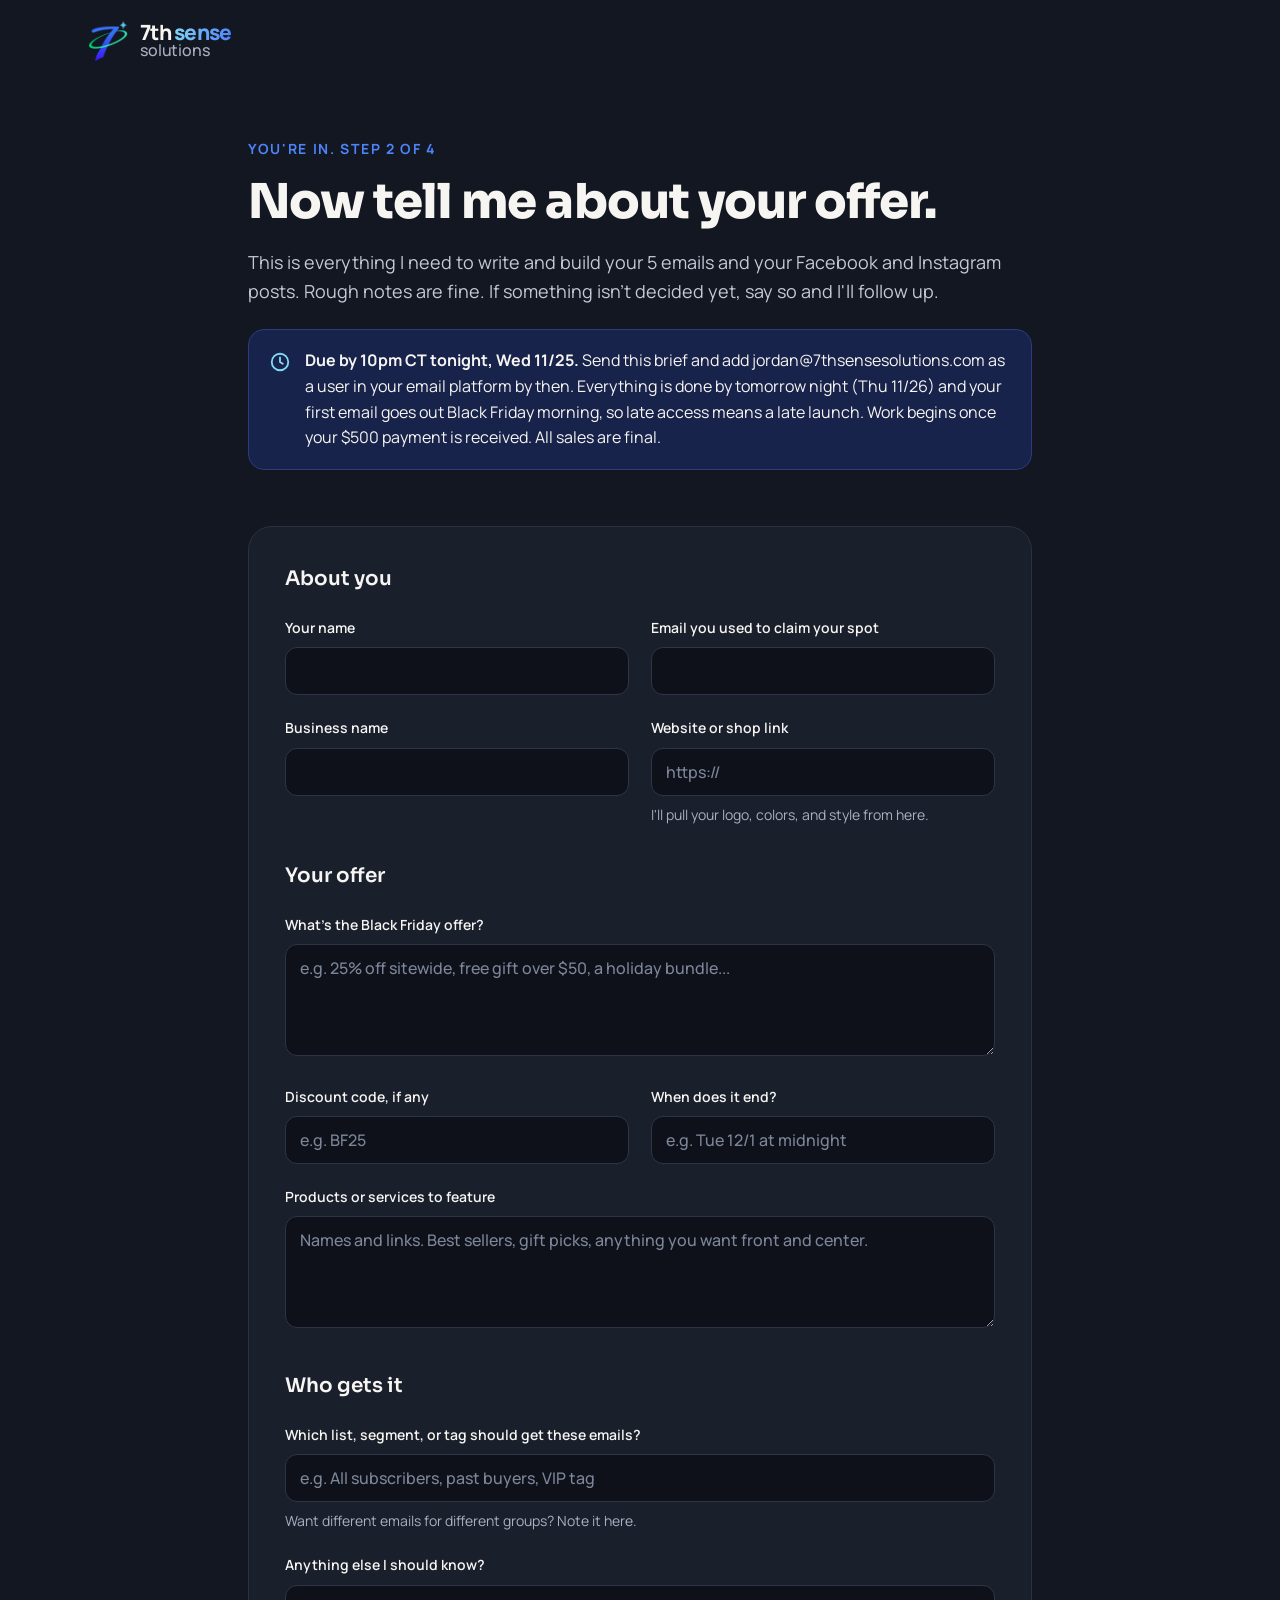
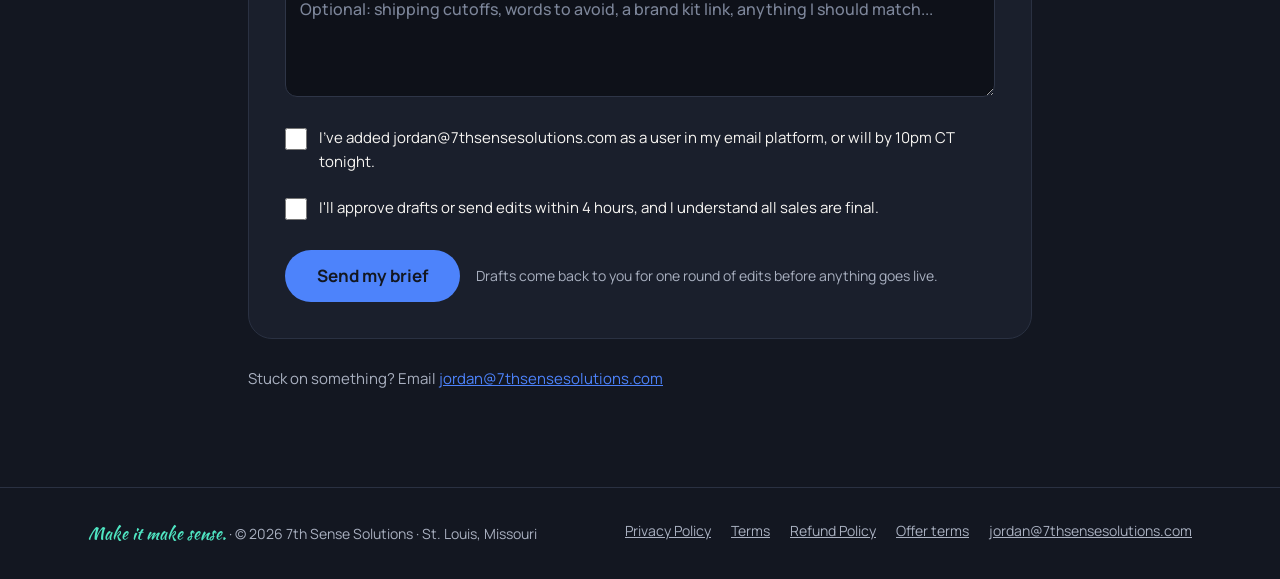
<file: brief.html>
<!DOCTYPE html>
<html lang="en">
<head>
<meta charset="utf-8">
<meta name="viewport" content="width=device-width, initial-scale=1">
<meta name="robots" content="noindex, nofollow">
<title>Your Black Friday Campaign Brief | 7th Sense Solutions</title>
<meta name="description" content="Campaign brief for 7th Sense Solutions Black Friday clients.">
<link rel="icon" href="/favicon.ico" sizes="any">
<link rel="icon" type="image/png" sizes="32x32" href="/favicon-32.png">
<link rel="apple-touch-icon" href="/apple-touch-icon.png">
<link rel="preconnect" href="https://fonts.googleapis.com">
<link rel="stylesheet" href="https://fonts.googleapis.com/css2?family=Sora:wght@600;800&amp;family=Manrope:wght@400;500;600;700&amp;family=Kaushan+Script&amp;display=swap">
<style>
body{margin:0;background:#131721}
*{box-sizing:border-box}
a{color:#4D83FB}a:hover{color:#83D7F7}
.f-label{display:block;font-size:14px;font-weight:600;color:#F7F5F2;margin-bottom:8px}
.f-hint{margin:8px 0 0;font-size:14px;color:#A9B0C0}
.f-input{width:100%;min-height:48px;padding:12px 14px;border-radius:12px;border:1px solid #2E3547;background:#0E1119;color:#F7F5F2;font:500 16px Manrope,sans-serif}
.f-input:focus{outline:2px solid #4D83FB;outline-offset:1px;border-color:#4D83FB}
.f-input::placeholder{color:#7D869A}
textarea.f-input{min-height:112px;resize:vertical}
.btn-primary:hover{background:#83D7F7}
.wm-gb{background:linear-gradient(100deg,#83D7F7,#4D83FB);-webkit-background-clip:text;background-clip:text;color:transparent}
.legal a{color:#A9B0C0}.legal a:hover{color:#F7F5F2}
@media (max-width:720px){.sec{padding:40px 20px !important}.nav{padding:16px 20px !important}.brief-h1{font-size:36px !important}}
</style>
</head>
<body>
<div style="width:100%;background:#131721;color:#F7F5F2;font-family:Manrope,sans-serif;font-size:17px;line-height:1.6">

<header class="nav" style="display:flex;justify-content:space-between;align-items:center;gap:16px;padding:20px 48px;max-width:1200px;margin:0 auto">
<a href="/" aria-label="7th Sense Solutions home" style="display:flex;align-items:center;gap:12px;text-decoration:none;color:#F7F5F2">
<img src="/images/mark.png" alt="" style="display:block;width:40px;height:auto;flex:none">
<span style="display:inline-flex;flex-direction:column;line-height:0.95;font-family:Manrope,sans-serif">
<span style="font-weight:800;font-size:21px;letter-spacing:-0.035em;white-space:nowrap">7th <span class="wm-gb">sense</span></span>
<span style="font-weight:500;font-size:16px;letter-spacing:-0.01em;color:#A9B0C0">solutions</span>
</span>
</a>
</header>

<section class="sec" style="padding:56px 48px 32px;max-width:880px;margin:0 auto">
<p style="margin:0 0 16px;font-size:14px;font-weight:700;letter-spacing:0.12em;text-transform:uppercase;color:#4D83FB">You're in. Step 2 of 4</p>
<h1 class="brief-h1" style="margin:0 0 20px;font-family:Sora,sans-serif;font-weight:800;font-size:48px;line-height:1.08;letter-spacing:-0.02em">Now tell me about your offer.</h1>
<p style="margin:0 0 24px;font-size:18px;color:#C3C9D6">This is everything I need to write and build your 5 emails and your Facebook and Instagram posts. Rough notes are fine. If something isn't decided yet, say so and I'll follow up.</p>
<div style="display:flex;gap:14px;align-items:flex-start;padding:18px 20px;border-radius:16px;background:#17234A;border:1px solid #2B3D7A">
<svg aria-hidden="true" width="22" height="22" viewBox="0 0 24 24" fill="none" stroke="#83D7F7" stroke-width="2" stroke-linecap="round" stroke-linejoin="round" style="flex:0 0 auto;margin-top:3px"><circle cx="12" cy="12" r="9"></circle><path d="M12 7v5l3 2"></path></svg>
<p style="margin:0;font-size:16px"><strong>Due by 10pm CT tonight, Wed 11/25.</strong> Send this brief and add jordan@7thsensesolutions.com as a user in your email platform by then. Everything is done by tomorrow night (Thu 11/26) and your first email goes out Black Friday morning, so late access means a late launch. Work begins once your $500 payment is received. All sales are final.</p>
</div>
</section>

<section class="sec" style="padding:24px 48px 96px;max-width:880px;margin:0 auto">
<form name="bf-campaign-brief" method="POST" action="/bf-thanks" data-netlify="true" netlify-honeypot="bot-field" style="background:#1A1F2C;border:1px solid #2A3142;border-radius:24px;padding:36px;display:grid;grid-template-columns:repeat(auto-fit,minmax(240px,1fr));gap:22px">
<input type="hidden" name="form-name" value="bf-campaign-brief">
<p style="display:none"><label>Leave this empty <input name="bot-field"></label></p>

<p style="grid-column:1 / -1;margin:0;font-family:Sora,sans-serif;font-weight:600;font-size:20px">About you</p>
<div><label class="f-label" for="b-name">Your name</label><input class="f-input" id="b-name" name="name" type="text" autocomplete="name" required></div>
<div><label class="f-label" for="b-email">Email you used to claim your spot</label><input class="f-input" id="b-email" name="email" type="email" autocomplete="email" required></div>
<div><label class="f-label" for="b-biz">Business name</label><input class="f-input" id="b-biz" name="business" type="text" autocomplete="organization" required></div>
<div><label class="f-label" for="b-site">Website or shop link</label><input class="f-input" id="b-site" name="website" type="url" placeholder="https://" required><p class="f-hint">I'll pull your logo, colors, and style from here.</p></div>

<p style="grid-column:1 / -1;margin:12px 0 0;font-family:Sora,sans-serif;font-weight:600;font-size:20px">Your offer</p>
<div style="grid-column:1 / -1"><label class="f-label" for="b-offer">What's the Black Friday offer?</label><textarea class="f-input" id="b-offer" name="offer" placeholder="e.g. 25% off sitewide, free gift over $50, a holiday bundle..." required></textarea></div>
<div><label class="f-label" for="b-code">Discount code, if any</label><input class="f-input" id="b-code" name="discount_code" type="text" placeholder="e.g. BF25"></div>
<div><label class="f-label" for="b-dates">When does it end?</label><input class="f-input" id="b-dates" name="offer_end" type="text" placeholder="e.g. Tue 12/1 at midnight"></div>
<div style="grid-column:1 / -1"><label class="f-label" for="b-feature">Products or services to feature</label><textarea class="f-input" id="b-feature" name="featured" placeholder="Names and links. Best sellers, gift picks, anything you want front and center."></textarea></div>

<p style="grid-column:1 / -1;margin:12px 0 0;font-family:Sora,sans-serif;font-weight:600;font-size:20px">Who gets it</p>
<div style="grid-column:1 / -1"><label class="f-label" for="b-segment">Which list, segment, or tag should get these emails?</label><input class="f-input" id="b-segment" name="list_segment" type="text" placeholder="e.g. All subscribers, past buyers, VIP tag" required><p class="f-hint">Want different emails for different groups? Note it here.</p></div>

<div style="grid-column:1 / -1"><label class="f-label" for="b-notes">Anything else I should know?</label><textarea class="f-input" id="b-notes" name="notes" placeholder="Optional: shipping cutoffs, words to avoid, a brand kit link, anything I should match..."></textarea></div>

<div style="grid-column:1 / -1;display:flex;gap:12px;align-items:flex-start"><input id="b-access" name="access_granted" type="checkbox" value="yes" required style="width:22px;height:22px;margin:2px 0 0;accent-color:#4D83FB;flex:0 0 auto"><label for="b-access" style="font-size:15px;color:#F7F5F2">I've added jordan@7thsensesolutions.com as a user in my email platform, or will by 10pm CT tonight.</label></div>
<div style="grid-column:1 / -1;display:flex;gap:12px;align-items:flex-start"><input id="b-approve" name="approval_window" type="checkbox" value="yes" required style="width:22px;height:22px;margin:2px 0 0;accent-color:#4D83FB;flex:0 0 auto"><label for="b-approve" style="font-size:15px;color:#F7F5F2">I'll approve drafts or send edits within 4 hours, and I understand all sales are final.</label></div>
<div style="grid-column:1 / -1;display:flex;flex-wrap:wrap;gap:16px;align-items:center;margin-top:8px">
<button type="submit" class="btn-primary" style="min-height:52px;padding:0 32px;border:0;border-radius:999px;background:#4D83FB;color:#131721;font:700 17px Manrope,sans-serif;cursor:pointer">Send my brief</button>
<span style="font-size:14px;color:#A9B0C0">Drafts come back to you for one round of edits before anything goes live.</span>
</div>
</form>
<p style="margin:28px 0 0;font-size:15px;color:#A9B0C0">Stuck on something? Email <a href="mailto:jordan@7thsensesolutions.com">jordan@7thsensesolutions.com</a></p>
</section>

<footer style="border-top:1px solid #2A3142">
<div class="sec" style="padding:32px 48px;max-width:1200px;margin:0 auto;display:flex;flex-wrap:wrap;justify-content:space-between;gap:12px;font-size:14px;color:#A9B0C0">
<span><span style="font-family:'Kaushan Script',cursive;color:#4FE5C2;font-size:17px">Make it make sense.</span>  ·  © 2026 7th Sense Solutions · St. Louis, Missouri</span>
<span class="legal" style="display:flex;flex-wrap:wrap;gap:8px 20px"><a href="/privacy">Privacy Policy</a><a href="/terms">Terms</a><a href="/refunds">Refund Policy</a><a href="/bf-terms">Offer terms</a><a href="mailto:jordan@7thsensesolutions.com">jordan@7thsensesolutions.com</a></span>
</div>
</footer>

</div>
<script>
(function(){
  try{
    var d=JSON.parse(sessionStorage.getItem('bf_claim')||'null'); if(!d) return;
    [['b-name','name'],['b-email','email'],['b-biz','business']].forEach(function(p){
      var el=document.getElementById(p[0]); if(el && !el.value && d[p[1]]) el.value=d[p[1]];
    });
  }catch(e){}
})();
</script>
</body>
</html>
</file>
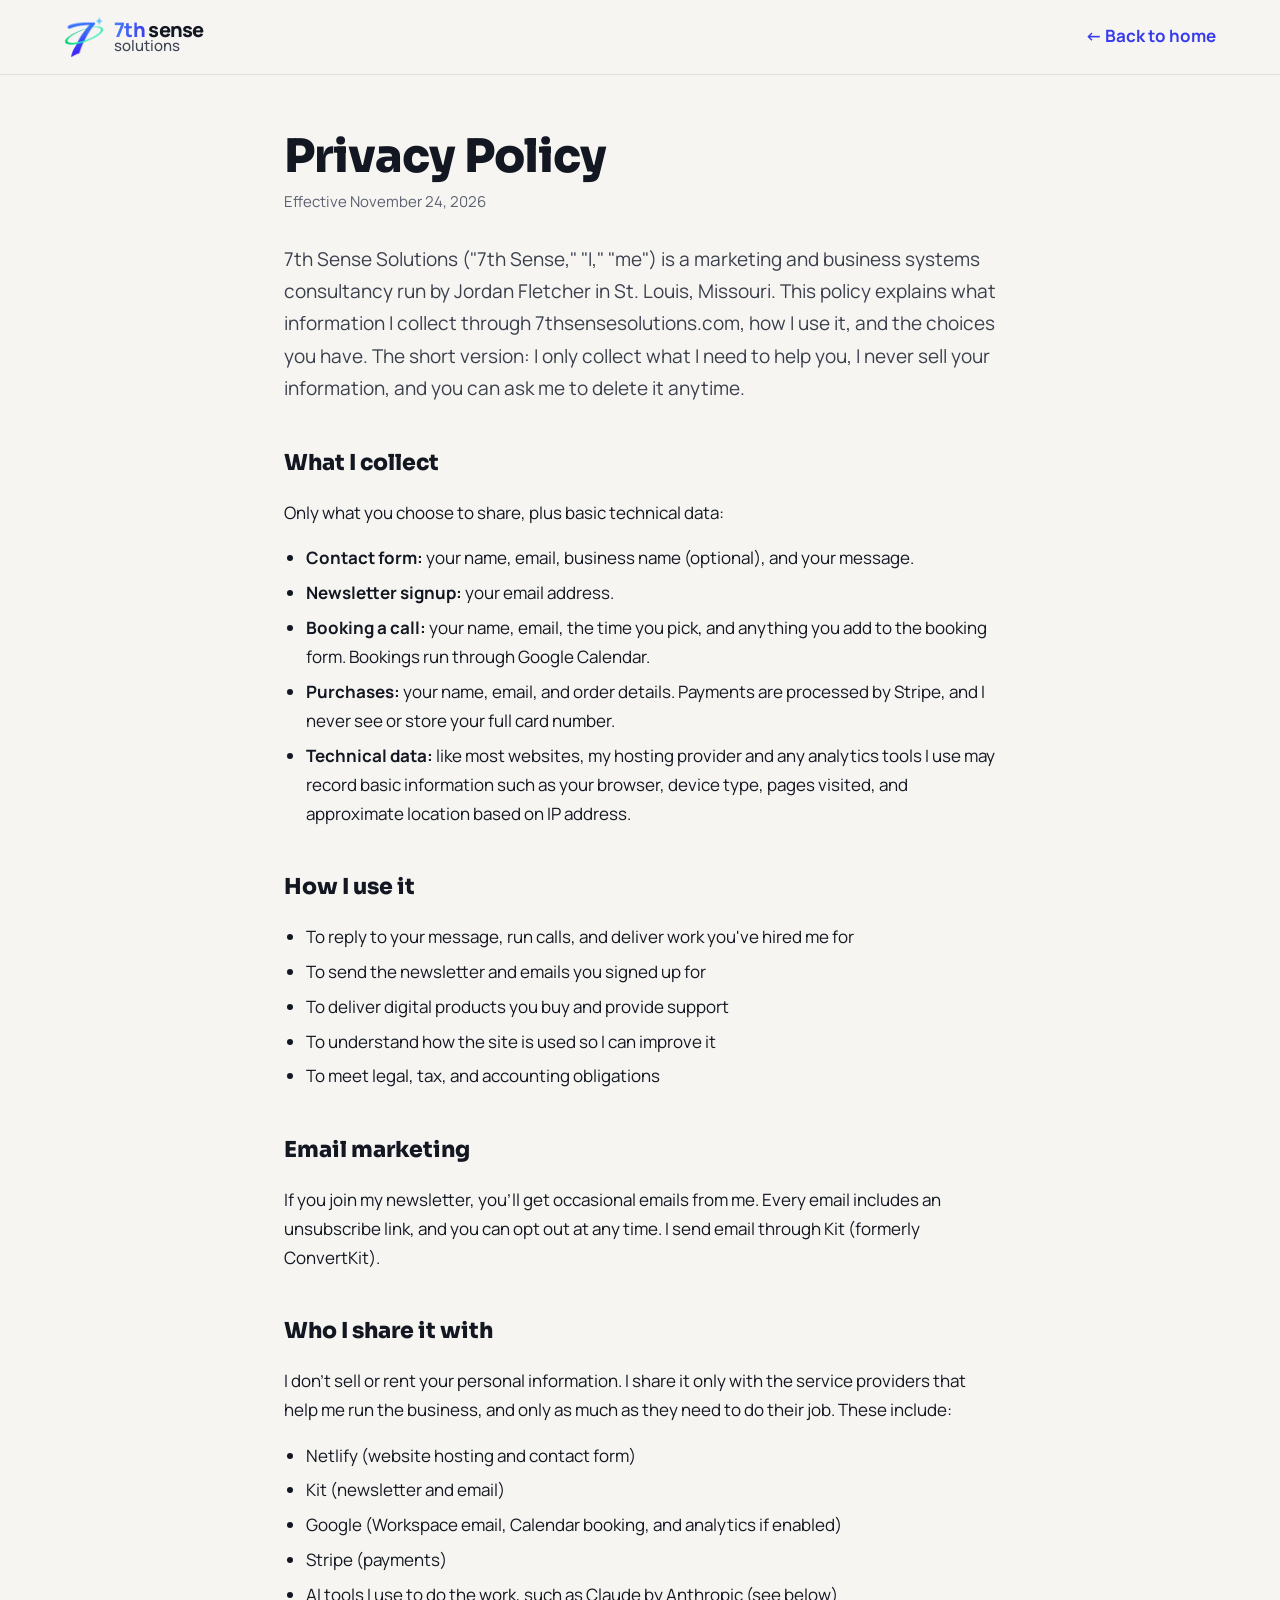
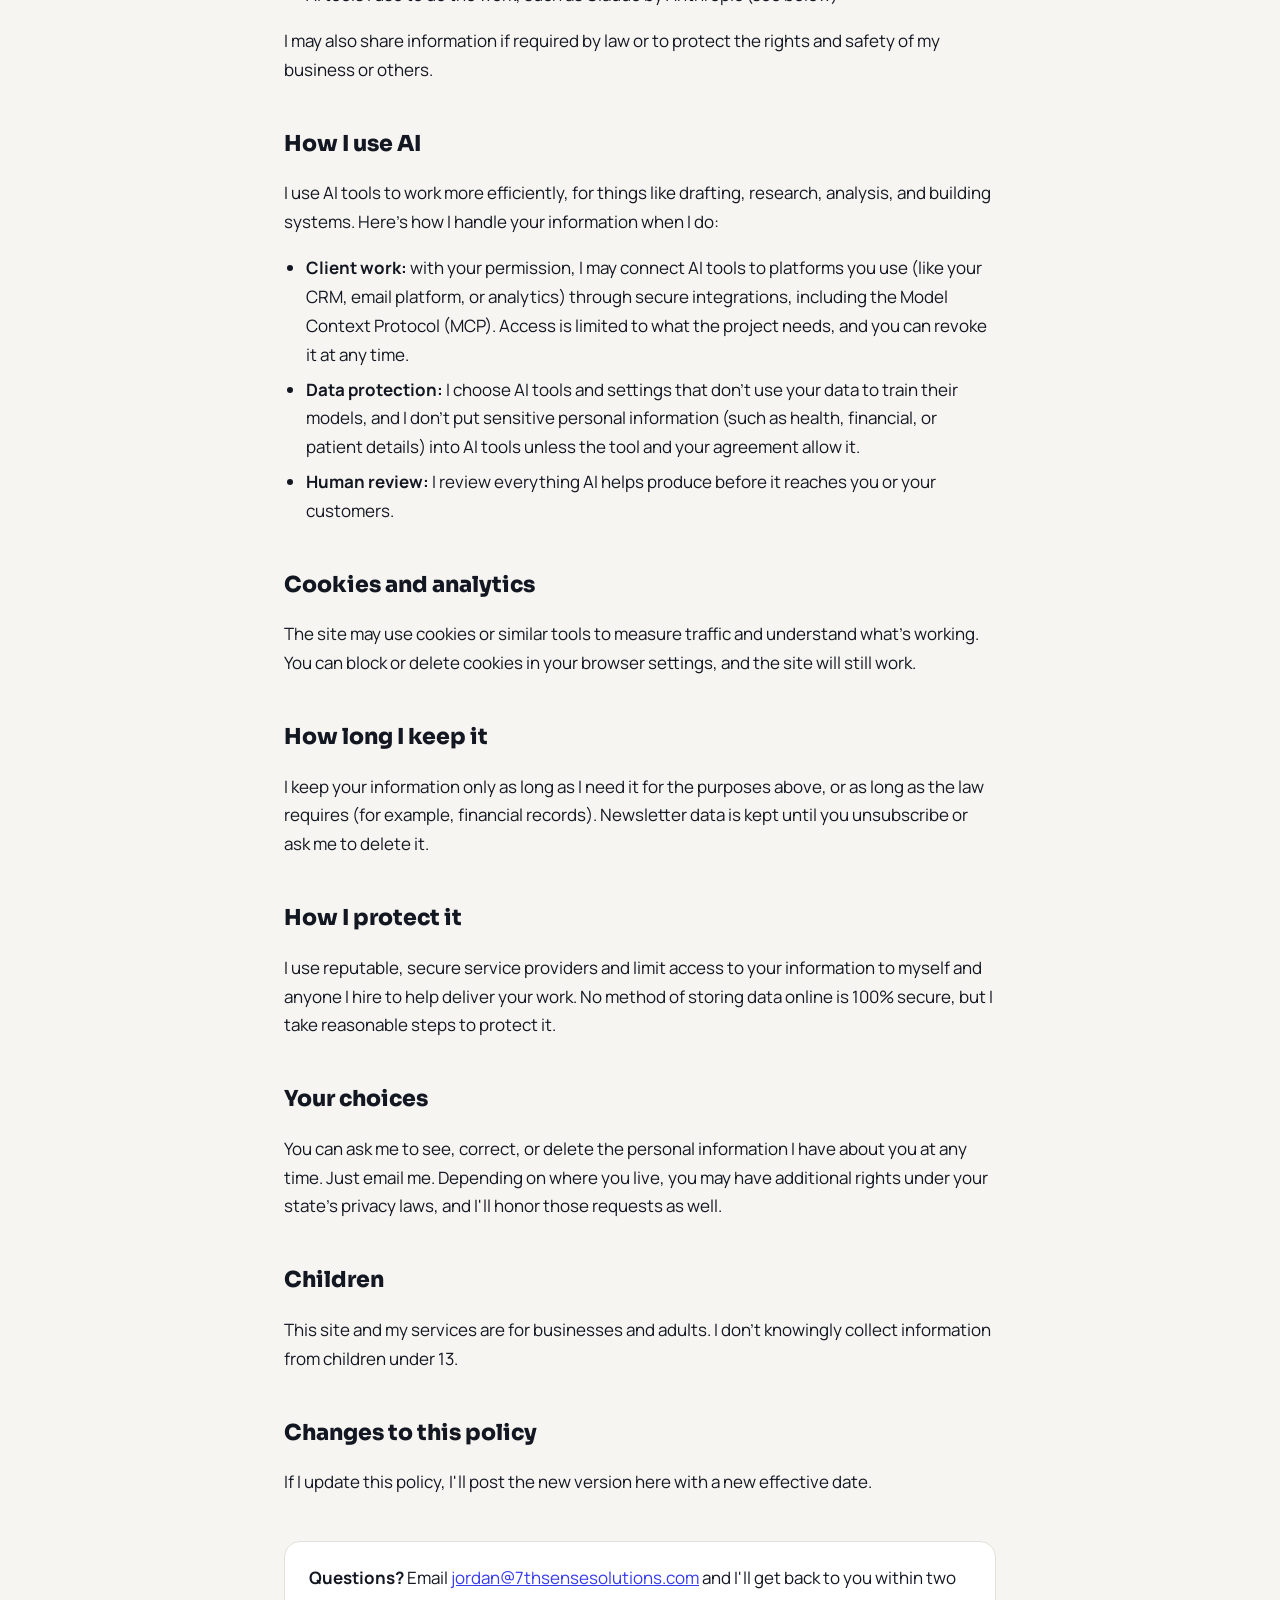
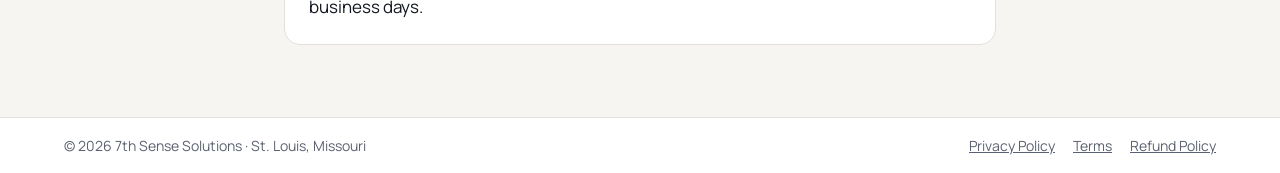
<file: privacy.html>
<!doctype html>
<html lang="en">
<head>
<meta charset="utf-8">
<meta name="viewport" content="width=device-width, initial-scale=1">
<title>Privacy Policy | 7th Sense Solutions</title>
<meta name="description" content="Privacy Policy for 7th Sense Solutions.">
<meta name="robots" content="index, follow">
<link rel="icon" type="image/png" href="[data-uri]">
<link rel="preconnect" href="https://fonts.googleapis.com">
<link href="https://fonts.googleapis.com/css2?family=Sora:wght@600;800&family=Manrope:wght@400;500;700;800&display=swap" rel="stylesheet">
<style>
*{box-sizing:border-box}
body{margin:0;background:#F7F5F2;color:#131721;font-family:Manrope,system-ui,sans-serif;font-size:17px;line-height:1.7}
a{color:#373BEB}a:hover{color:#131721}
header{border-bottom:1px solid #E4E0D9;background:#F7F5F2}
.wrap{max-width:760px;margin:0 auto;padding:0 24px}
.bar{max-width:1200px;margin:0 auto;padding:16px 24px;display:flex;justify-content:space-between;align-items:center;gap:16px;flex-wrap:wrap}
.logo{display:flex;align-items:center;gap:10px;text-decoration:none;color:#131721}
.logo img{width:40px;height:auto}
.wm{display:flex;flex-direction:column;line-height:.95}
.wm b{font-weight:800;font-size:20px;letter-spacing:-.035em}
.wm b span{background:linear-gradient(100deg,#4D83FB,#373BEB);-webkit-background-clip:text;background-clip:text;color:transparent}
.wm i{font-style:normal;font-weight:500;font-size:15px;color:#3F4554}
.back{font-weight:700;text-decoration:none}
main{padding:56px 0 72px}
h1{font-family:Sora,sans-serif;font-weight:800;font-size:clamp(32px,5vw,46px);line-height:1.1;letter-spacing:-.02em;margin:0 0 8px}
.eff{color:#5B6170;font-size:15px;margin:0 0 28px}
.intro{font-size:19px;color:#3A3F4C}
h2{font-family:Sora,sans-serif;font-weight:800;font-size:22px;margin:40px 0 8px}
ul{padding-left:22px}li{margin:6px 0}
.card{margin-top:44px;padding:22px 24px;border-radius:16px;background:#FFFFFF;border:1px solid #E4E0D9}
footer{border-top:1px solid #E4E0D9;background:#FFFFFF;font-size:14px;color:#5B6170}
footer .bar a{color:#5B6170;margin-left:18px}
</style>
</head>
<body>
<header><div class="bar">
<a class="logo" href="/" aria-label="7th Sense Solutions home"><img src="[data-uri]" alt=""><span class="wm"><b><span>7th</span> sense</b><i>solutions</i></span></a>
<a class="back" href="/">← Back to home</a>
</div></header>
<main><div class="wrap">
<h1>Privacy Policy</h1>
<p class="eff">Effective November 24, 2026</p>
<p class="intro">7th Sense Solutions ("7th Sense," "I," "me") is a marketing and business systems consultancy run by Jordan Fletcher in St. Louis, Missouri. This policy explains what information I collect through 7thsensesolutions.com, how I use it, and the choices you have. The short version: I only collect what I need to help you, I never sell your information, and you can ask me to delete it anytime.</p>
<h2>What I collect</h2>
<p>Only what you choose to share, plus basic technical data:</p>
<ul><li><strong>Contact form:</strong> your name, email, business name (optional), and your message.</li><li><strong>Newsletter signup:</strong> your email address.</li><li><strong>Booking a call:</strong> your name, email, the time you pick, and anything you add to the booking form. Bookings run through Google Calendar.</li><li><strong>Purchases:</strong> your name, email, and order details. Payments are processed by Stripe, and I never see or store your full card number.</li><li><strong>Technical data:</strong> like most websites, my hosting provider and any analytics tools I use may record basic information such as your browser, device type, pages visited, and approximate location based on IP address.</li></ul>
<h2>How I use it</h2>
<ul><li>To reply to your message, run calls, and deliver work you've hired me for</li><li>To send the newsletter and emails you signed up for</li><li>To deliver digital products you buy and provide support</li><li>To understand how the site is used so I can improve it</li><li>To meet legal, tax, and accounting obligations</li></ul>
<h2>Email marketing</h2>
<p>If you join my newsletter, you'll get occasional emails from me. Every email includes an unsubscribe link, and you can opt out at any time. I send email through Kit (formerly ConvertKit).</p>
<h2>Who I share it with</h2>
<p>I don't sell or rent your personal information. I share it only with the service providers that help me run the business, and only as much as they need to do their job. These include:</p>
<ul><li>Netlify (website hosting and contact form)</li><li>Kit (newsletter and email)</li><li>Google (Workspace email, Calendar booking, and analytics if enabled)</li><li>Stripe (payments)</li><li>AI tools I use to do the work, such as Claude by Anthropic (see below)</li></ul>
<p>I may also share information if required by law or to protect the rights and safety of my business or others.</p>
<h2>How I use AI</h2>
<p>I use AI tools to work more efficiently, for things like drafting, research, analysis, and building systems. Here's how I handle your information when I do:</p>
<ul><li><strong>Client work:</strong> with your permission, I may connect AI tools to platforms you use (like your CRM, email platform, or analytics) through secure integrations, including the Model Context Protocol (MCP). Access is limited to what the project needs, and you can revoke it at any time.</li><li><strong>Data protection:</strong> I choose AI tools and settings that don't use your data to train their models, and I don't put sensitive personal information (such as health, financial, or patient details) into AI tools unless the tool and your agreement allow it.</li><li><strong>Human review:</strong> I review everything AI helps produce before it reaches you or your customers.</li></ul>
<h2>Cookies and analytics</h2>
<p>The site may use cookies or similar tools to measure traffic and understand what's working. You can block or delete cookies in your browser settings, and the site will still work.</p>
<h2>How long I keep it</h2>
<p>I keep your information only as long as I need it for the purposes above, or as long as the law requires (for example, financial records). Newsletter data is kept until you unsubscribe or ask me to delete it.</p>
<h2>How I protect it</h2>
<p>I use reputable, secure service providers and limit access to your information to myself and anyone I hire to help deliver your work. No method of storing data online is 100% secure, but I take reasonable steps to protect it.</p>
<h2>Your choices</h2>
<p>You can ask me to see, correct, or delete the personal information I have about you at any time. Just email me. Depending on where you live, you may have additional rights under your state's privacy laws, and I'll honor those requests as well.</p>
<h2>Children</h2>
<p>This site and my services are for businesses and adults. I don't knowingly collect information from children under 13.</p>
<h2>Changes to this policy</h2>
<p>If I update this policy, I'll post the new version here with a new effective date.</p>

<div class="card"><strong>Questions?</strong> Email <a href="mailto:jordan@7thsensesolutions.com">jordan@7thsensesolutions.com</a> and I'll get back to you within two business days.</div>
</div></main>
<footer><div class="bar"><span>© 2026 7th Sense Solutions · St. Louis, Missouri</span><span><a href="/privacy">Privacy Policy</a><a href="/terms">Terms</a><a href="/refunds">Refund Policy</a></span></div></footer>
</body>
</html>
</file>
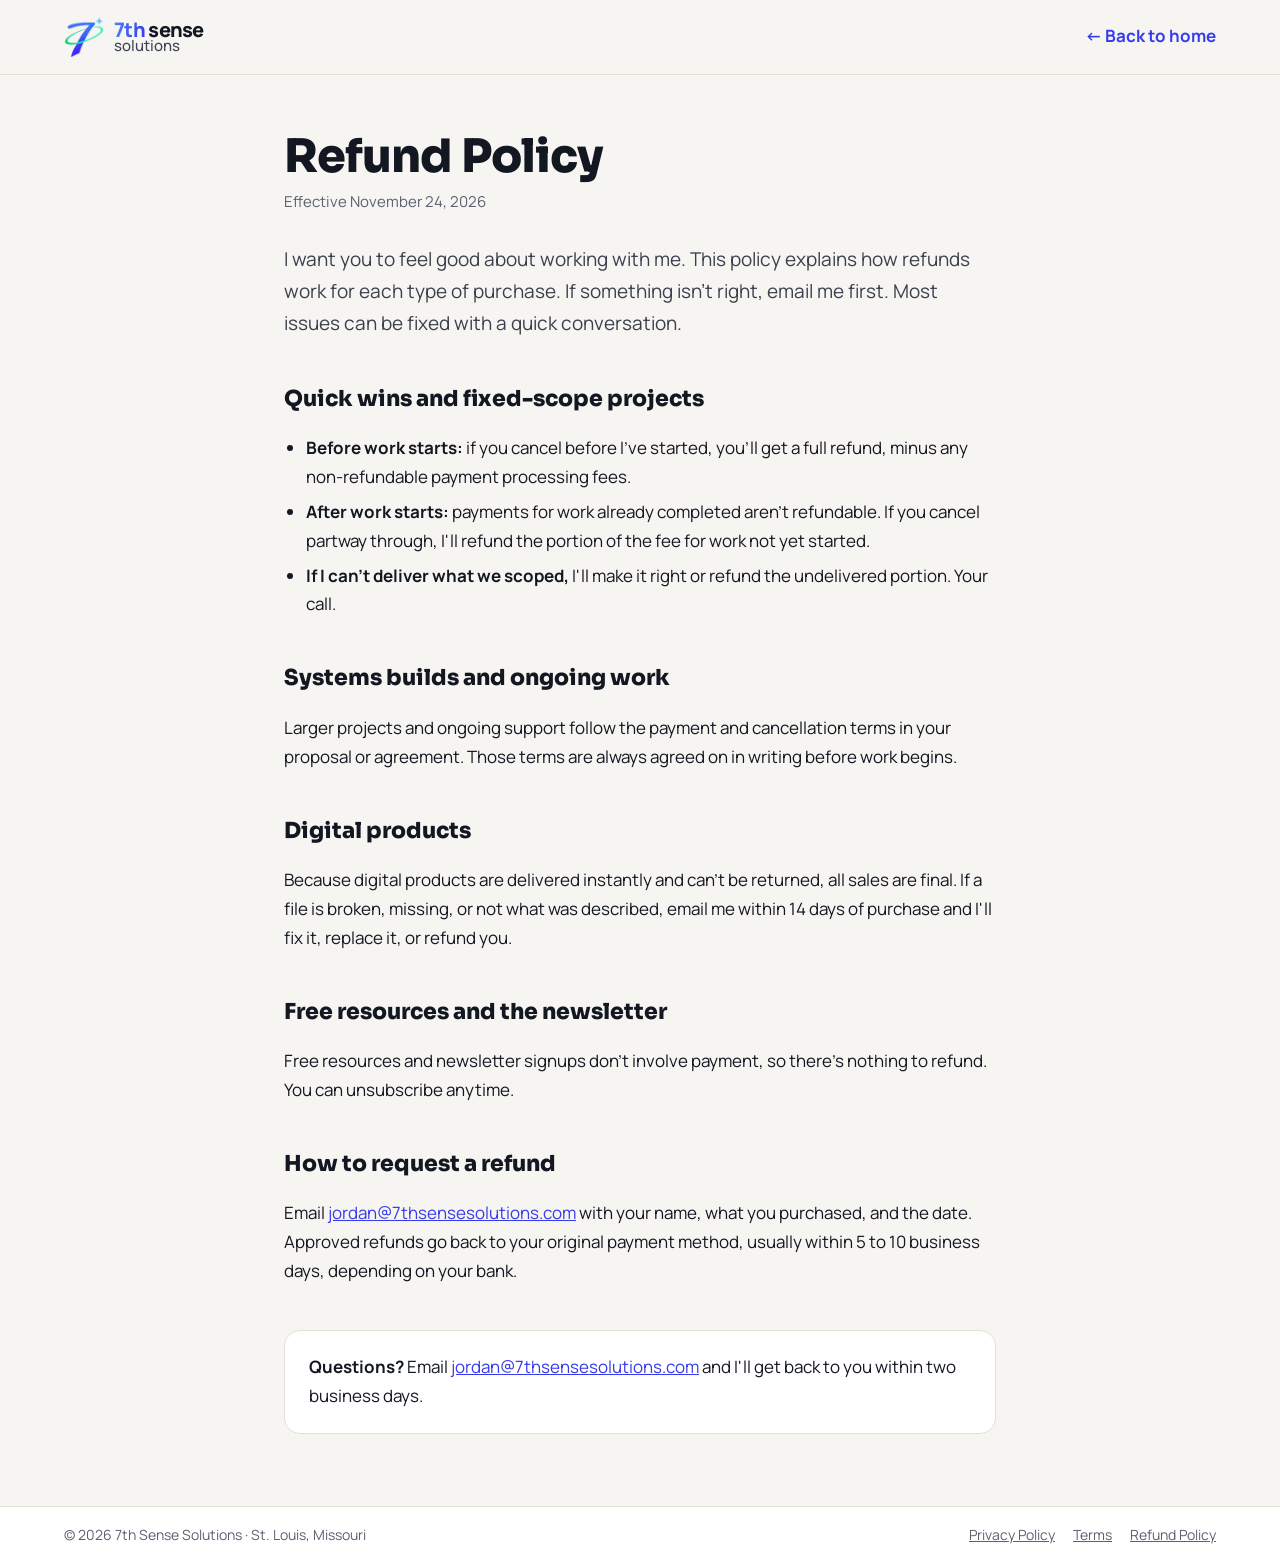
<file: refunds.html>
<!doctype html>
<html lang="en">
<head>
<meta charset="utf-8">
<meta name="viewport" content="width=device-width, initial-scale=1">
<title>Refund Policy | 7th Sense Solutions</title>
<meta name="description" content="Refund Policy for 7th Sense Solutions.">
<meta name="robots" content="index, follow">
<link rel="icon" type="image/png" href="[data-uri]">
<link rel="preconnect" href="https://fonts.googleapis.com">
<link href="https://fonts.googleapis.com/css2?family=Sora:wght@600;800&family=Manrope:wght@400;500;700;800&display=swap" rel="stylesheet">
<style>
*{box-sizing:border-box}
body{margin:0;background:#F7F5F2;color:#131721;font-family:Manrope,system-ui,sans-serif;font-size:17px;line-height:1.7}
a{color:#373BEB}a:hover{color:#131721}
header{border-bottom:1px solid #E4E0D9;background:#F7F5F2}
.wrap{max-width:760px;margin:0 auto;padding:0 24px}
.bar{max-width:1200px;margin:0 auto;padding:16px 24px;display:flex;justify-content:space-between;align-items:center;gap:16px;flex-wrap:wrap}
.logo{display:flex;align-items:center;gap:10px;text-decoration:none;color:#131721}
.logo img{width:40px;height:auto}
.wm{display:flex;flex-direction:column;line-height:.95}
.wm b{font-weight:800;font-size:20px;letter-spacing:-.035em}
.wm b span{background:linear-gradient(100deg,#4D83FB,#373BEB);-webkit-background-clip:text;background-clip:text;color:transparent}
.wm i{font-style:normal;font-weight:500;font-size:15px;color:#3F4554}
.back{font-weight:700;text-decoration:none}
main{padding:56px 0 72px}
h1{font-family:Sora,sans-serif;font-weight:800;font-size:clamp(32px,5vw,46px);line-height:1.1;letter-spacing:-.02em;margin:0 0 8px}
.eff{color:#5B6170;font-size:15px;margin:0 0 28px}
.intro{font-size:19px;color:#3A3F4C}
h2{font-family:Sora,sans-serif;font-weight:800;font-size:22px;margin:40px 0 8px}
ul{padding-left:22px}li{margin:6px 0}
.card{margin-top:44px;padding:22px 24px;border-radius:16px;background:#FFFFFF;border:1px solid #E4E0D9}
footer{border-top:1px solid #E4E0D9;background:#FFFFFF;font-size:14px;color:#5B6170}
footer .bar a{color:#5B6170;margin-left:18px}
</style>
</head>
<body>
<header><div class="bar">
<a class="logo" href="/" aria-label="7th Sense Solutions home"><img src="[data-uri]" alt=""><span class="wm"><b><span>7th</span> sense</b><i>solutions</i></span></a>
<a class="back" href="/">← Back to home</a>
</div></header>
<main><div class="wrap">
<h1>Refund Policy</h1>
<p class="eff">Effective November 24, 2026</p>
<p class="intro">I want you to feel good about working with me. This policy explains how refunds work for each type of purchase. If something isn't right, email me first. Most issues can be fixed with a quick conversation.</p>
<h2>Quick wins and fixed-scope projects</h2>
<ul><li><strong>Before work starts:</strong> if you cancel before I've started, you'll get a full refund, minus any non-refundable payment processing fees.</li><li><strong>After work starts:</strong> payments for work already completed aren't refundable. If you cancel partway through, I'll refund the portion of the fee for work not yet started.</li><li><strong>If I can't deliver what we scoped,</strong> I'll make it right or refund the undelivered portion. Your call.</li></ul>
<h2>Systems builds and ongoing work</h2>
<p>Larger projects and ongoing support follow the payment and cancellation terms in your proposal or agreement. Those terms are always agreed on in writing before work begins.</p>
<h2>Digital products</h2>
<p>Because digital products are delivered instantly and can't be returned, all sales are final. If a file is broken, missing, or not what was described, email me within 14 days of purchase and I'll fix it, replace it, or refund you.</p>
<h2>Free resources and the newsletter</h2>
<p>Free resources and newsletter signups don't involve payment, so there's nothing to refund. You can unsubscribe anytime.</p>
<h2>How to request a refund</h2>
<p>Email <a href="mailto:jordan@7thsensesolutions.com">jordan@7thsensesolutions.com</a> with your name, what you purchased, and the date. Approved refunds go back to your original payment method, usually within 5 to 10 business days, depending on your bank.</p>

<div class="card"><strong>Questions?</strong> Email <a href="mailto:jordan@7thsensesolutions.com">jordan@7thsensesolutions.com</a> and I'll get back to you within two business days.</div>
</div></main>
<footer><div class="bar"><span>© 2026 7th Sense Solutions · St. Louis, Missouri</span><span><a href="/privacy">Privacy Policy</a><a href="/terms">Terms</a><a href="/refunds">Refund Policy</a></span></div></footer>
</body>
</html>
</file>
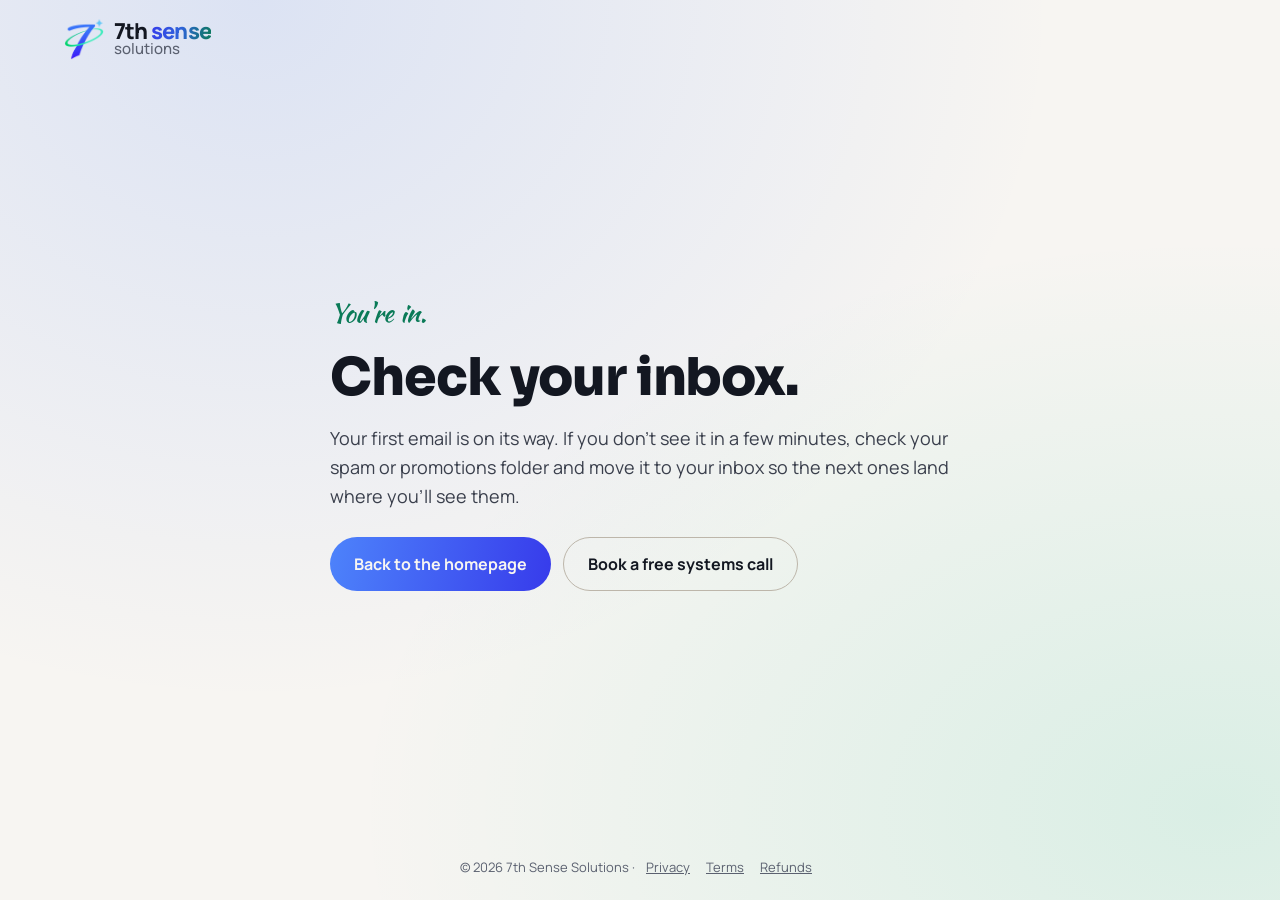
<file: subscribed.html>
<!doctype html>
<html lang="en">
<head>
<meta charset="utf-8">
<meta name="viewport" content="width=device-width, initial-scale=1">
<link rel="icon" href="/favicon.ico" sizes="any">
<link rel="icon" type="image/png" sizes="32x32" href="/favicon-32.png">
<link rel="icon" type="image/png" sizes="16x16" href="/favicon-16.png">
<link rel="apple-touch-icon" href="/apple-touch-icon.png">
<meta name="theme-color" content="#F7F5F2">
<title>You're subscribed | 7th Sense Solutions</title>
<meta name="robots" content="noindex">
<link rel="preconnect" href="https://fonts.googleapis.com">
<link href="https://fonts.googleapis.com/css2?family=Sora:wght@600;800&family=Manrope:wght@400;500;700;800&family=Kaushan+Script&display=swap" rel="stylesheet">
<style>
body{margin:0;min-height:100vh;display:flex;flex-direction:column;background:radial-gradient(ellipse at 20% 0%,rgba(77,131,251,0.16),transparent 55%),radial-gradient(ellipse at 95% 90%,rgba(5,190,133,0.12),transparent 50%),#F7F5F2;color:#131721;font-family:Manrope,sans-serif}
header{max-width:1200px;width:100%;box-sizing:border-box;margin:0 auto;padding:18px 24px}
header a{display:inline-flex;align-items:center;gap:10px;text-decoration:none;color:#131721}
.wm{display:inline-flex;flex-direction:column;line-height:.95}
.wm b{font-weight:800;font-size:22px;letter-spacing:-.035em}
.wm b span{background:linear-gradient(100deg,#373BEB,#2E63D9 50%,#0A7A57);-webkit-background-clip:text;background-clip:text;color:transparent}
.wm i{font-style:normal;font-weight:500;font-size:15px;color:#5B6170}
main{flex:1;display:flex;align-items:center;justify-content:center;padding:48px 24px 80px}
.card{max-width:620px;display:flex;flex-direction:column;gap:18px}
.eyebrow{font-family:'Kaushan Script',cursive;font-size:26px;color:#0A7A57}
h1{margin:0;font-family:Sora,sans-serif;font-weight:800;font-size:clamp(34px,5vw,52px);line-height:1.08;letter-spacing:-.02em}
p{margin:0;font-size:18px;line-height:1.6;color:#3A3F4C}
.btns{display:flex;flex-wrap:wrap;gap:12px;margin-top:8px}
.btns a{display:inline-flex;align-items:center;min-height:52px;padding:0 24px;border-radius:999px;font-weight:700;font-size:16px;text-decoration:none}
.primary{background:linear-gradient(100deg,#4D83FB,#373BEB);color:#F7F5F2}
.primary:hover{filter:brightness(1.08)}
.ghost{border:1px solid #BDB6AA;color:#131721}
.ghost:hover{border-color:#0A7A57}
footer{text-align:center;padding:24px;font-size:13px;color:#5B6170}
footer a{color:#5B6170;margin:0 8px}
</style>
</head>
<body>
<header><a href="/" aria-label="7th Sense Solutions home"><img src="/images/mark.png" alt="" width="40" height="42"><span class="wm"><b>7th <span>sense</span></b><i>solutions</i></span></a></header>
<main><div class="card">
<div class="eyebrow">You're in.</div>
<h1>Check your inbox.</h1>
<p>Your first email is on its way. If you don't see it in a few minutes, check your spam or promotions folder and move it to your inbox so the next ones land where you'll see them.</p>
<div class="btns"><a href="/" class="primary">Back to the homepage</a><a href="https://calendar.google.com/calendar/appointments/schedules/AcZssZ2ihGTnjK_ADKunu6BIwyBelCXNJGZrNhhanmxzteIu9calpvYcj_o9ld1ZhANiABd0veh3dwn1" target="_blank" rel="noopener" class="ghost">Book a free systems call</a></div>
</div></main>
<footer>© 2026 7th Sense Solutions · <a href="/privacy">Privacy</a><a href="/terms">Terms</a><a href="/refunds">Refunds</a></footer>
</body>
</html>
</file>
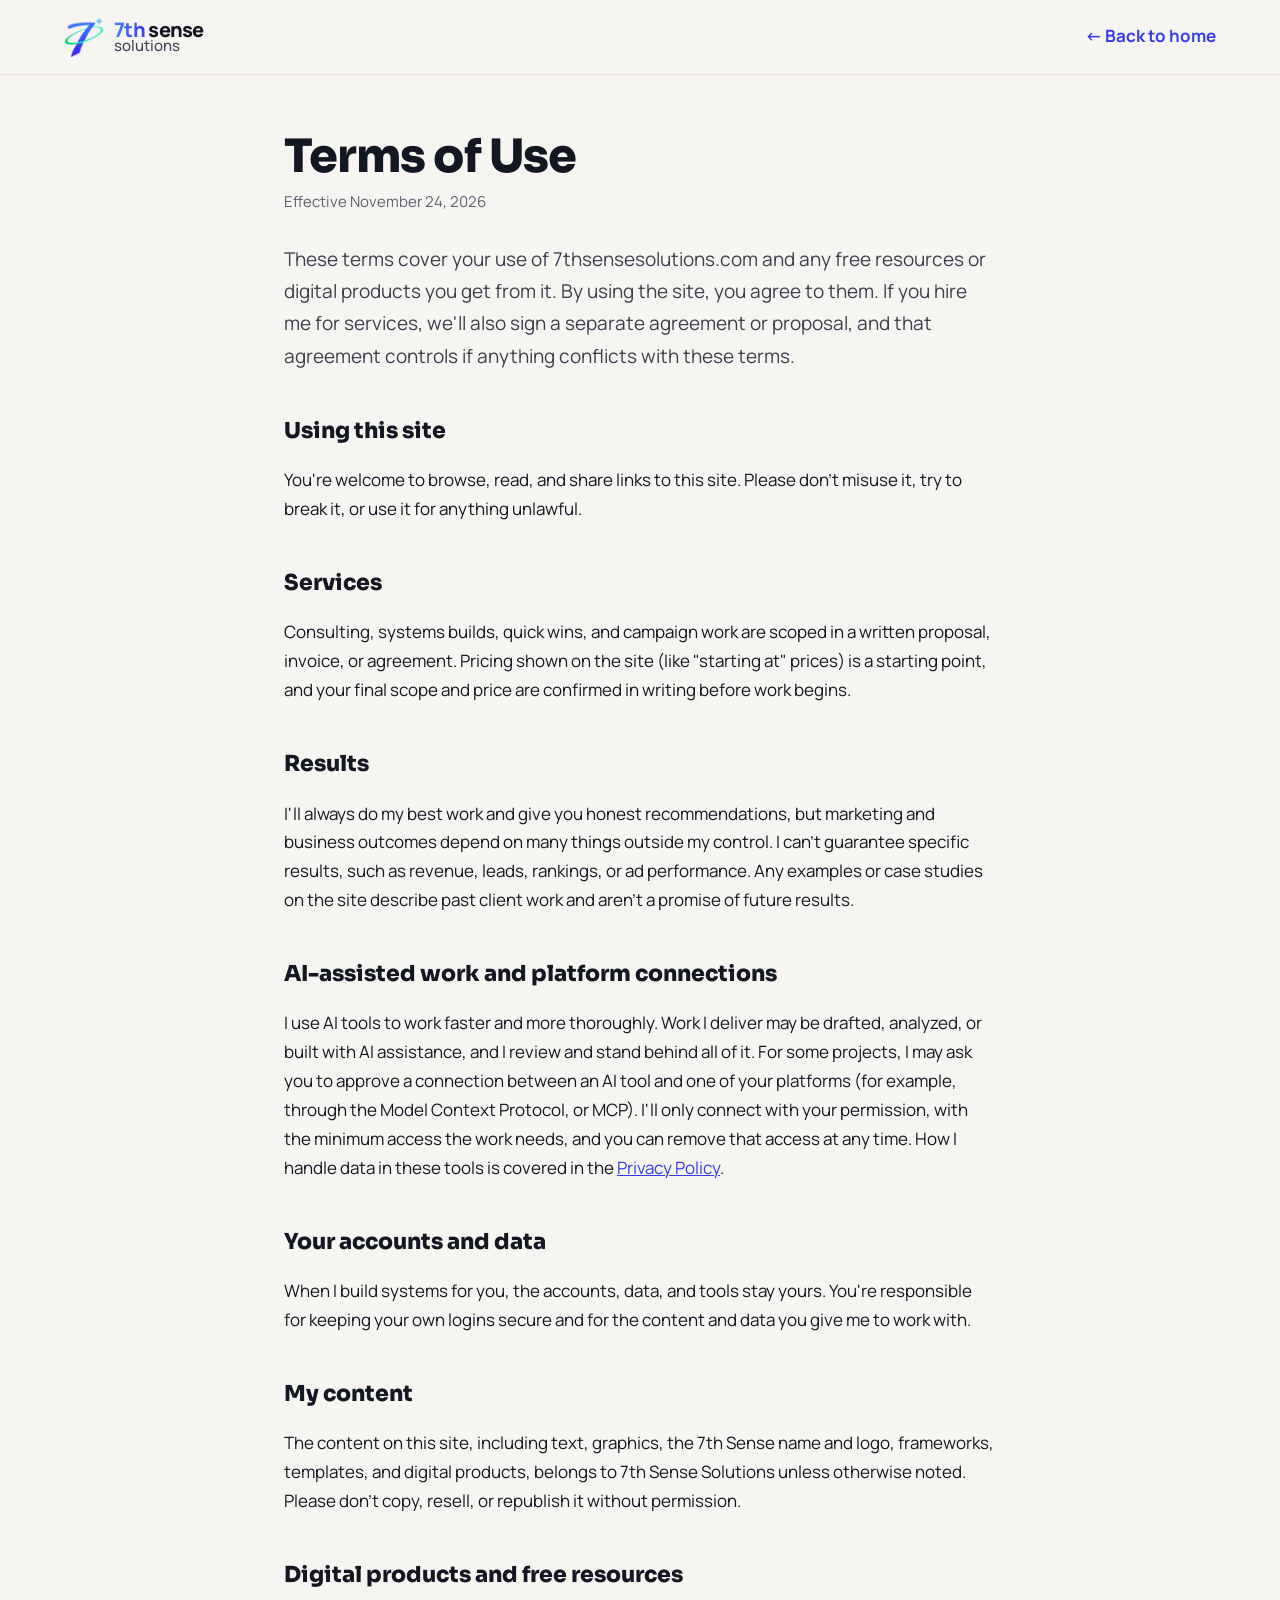
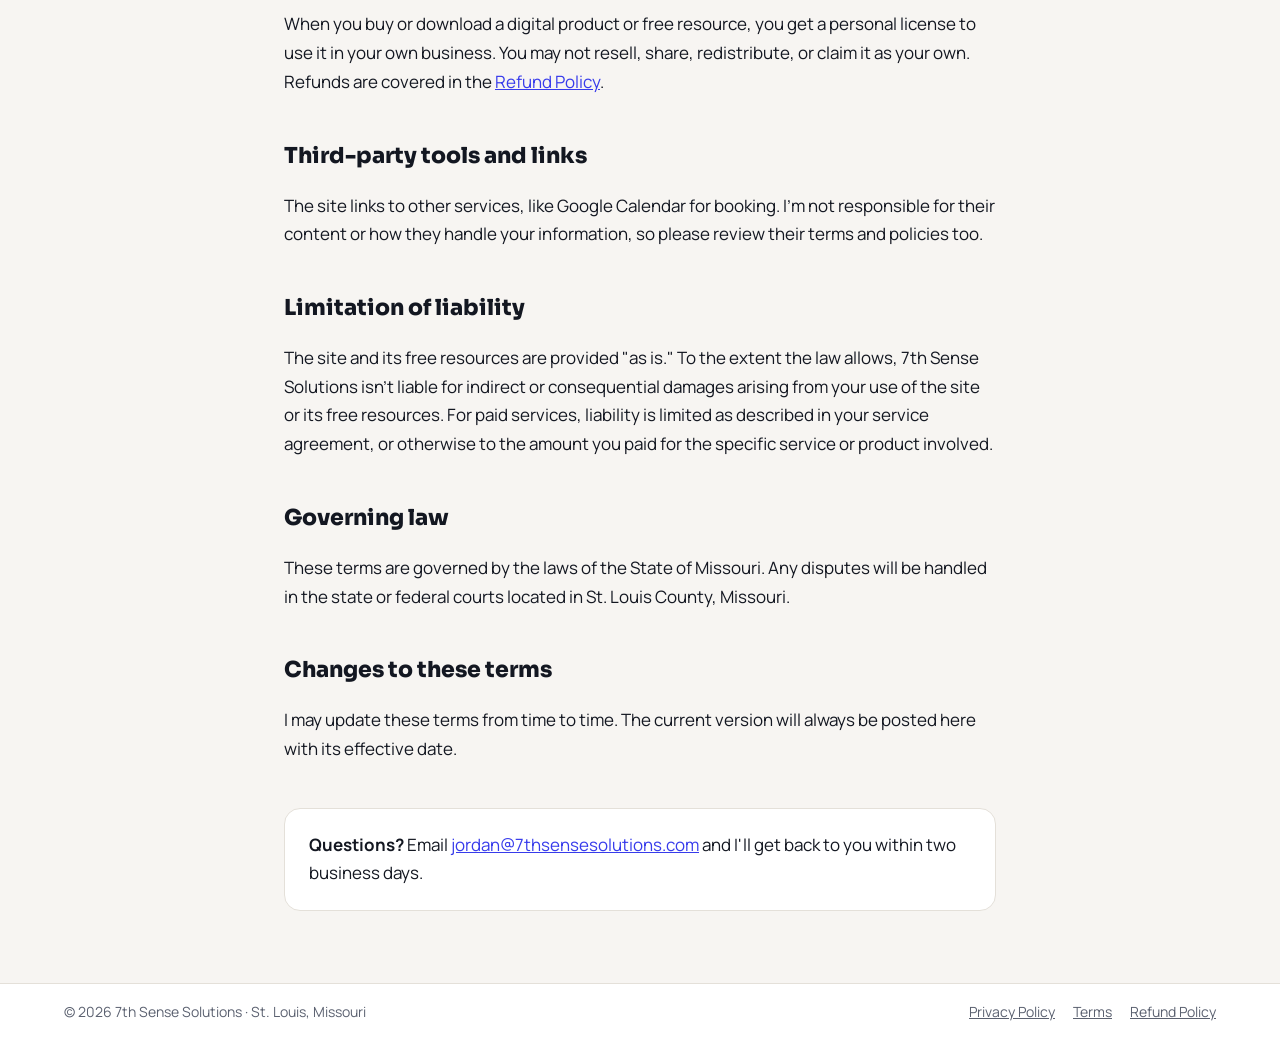
<file: terms.html>
<!doctype html>
<html lang="en">
<head>
<meta charset="utf-8">
<meta name="viewport" content="width=device-width, initial-scale=1">
<title>Terms of Use | 7th Sense Solutions</title>
<meta name="description" content="Terms of Use for 7th Sense Solutions.">
<meta name="robots" content="index, follow">
<link rel="icon" type="image/png" href="[data-uri]">
<link rel="preconnect" href="https://fonts.googleapis.com">
<link href="https://fonts.googleapis.com/css2?family=Sora:wght@600;800&family=Manrope:wght@400;500;700;800&display=swap" rel="stylesheet">
<style>
*{box-sizing:border-box}
body{margin:0;background:#F7F5F2;color:#131721;font-family:Manrope,system-ui,sans-serif;font-size:17px;line-height:1.7}
a{color:#373BEB}a:hover{color:#131721}
header{border-bottom:1px solid #E4E0D9;background:#F7F5F2}
.wrap{max-width:760px;margin:0 auto;padding:0 24px}
.bar{max-width:1200px;margin:0 auto;padding:16px 24px;display:flex;justify-content:space-between;align-items:center;gap:16px;flex-wrap:wrap}
.logo{display:flex;align-items:center;gap:10px;text-decoration:none;color:#131721}
.logo img{width:40px;height:auto}
.wm{display:flex;flex-direction:column;line-height:.95}
.wm b{font-weight:800;font-size:20px;letter-spacing:-.035em}
.wm b span{background:linear-gradient(100deg,#4D83FB,#373BEB);-webkit-background-clip:text;background-clip:text;color:transparent}
.wm i{font-style:normal;font-weight:500;font-size:15px;color:#3F4554}
.back{font-weight:700;text-decoration:none}
main{padding:56px 0 72px}
h1{font-family:Sora,sans-serif;font-weight:800;font-size:clamp(32px,5vw,46px);line-height:1.1;letter-spacing:-.02em;margin:0 0 8px}
.eff{color:#5B6170;font-size:15px;margin:0 0 28px}
.intro{font-size:19px;color:#3A3F4C}
h2{font-family:Sora,sans-serif;font-weight:800;font-size:22px;margin:40px 0 8px}
ul{padding-left:22px}li{margin:6px 0}
.card{margin-top:44px;padding:22px 24px;border-radius:16px;background:#FFFFFF;border:1px solid #E4E0D9}
footer{border-top:1px solid #E4E0D9;background:#FFFFFF;font-size:14px;color:#5B6170}
footer .bar a{color:#5B6170;margin-left:18px}
</style>
</head>
<body>
<header><div class="bar">
<a class="logo" href="/" aria-label="7th Sense Solutions home"><img src="[data-uri]" alt=""><span class="wm"><b><span>7th</span> sense</b><i>solutions</i></span></a>
<a class="back" href="/">← Back to home</a>
</div></header>
<main><div class="wrap">
<h1>Terms of Use</h1>
<p class="eff">Effective November 24, 2026</p>
<p class="intro">These terms cover your use of 7thsensesolutions.com and any free resources or digital products you get from it. By using the site, you agree to them. If you hire me for services, we'll also sign a separate agreement or proposal, and that agreement controls if anything conflicts with these terms.</p>
<h2>Using this site</h2>
<p>You're welcome to browse, read, and share links to this site. Please don't misuse it, try to break it, or use it for anything unlawful.</p>
<h2>Services</h2>
<p>Consulting, systems builds, quick wins, and campaign work are scoped in a written proposal, invoice, or agreement. Pricing shown on the site (like "starting at" prices) is a starting point, and your final scope and price are confirmed in writing before work begins.</p>
<h2>Results</h2>
<p>I'll always do my best work and give you honest recommendations, but marketing and business outcomes depend on many things outside my control. I can't guarantee specific results, such as revenue, leads, rankings, or ad performance. Any examples or case studies on the site describe past client work and aren't a promise of future results.</p>
<h2>AI-assisted work and platform connections</h2>
<p>I use AI tools to work faster and more thoroughly. Work I deliver may be drafted, analyzed, or built with AI assistance, and I review and stand behind all of it. For some projects, I may ask you to approve a connection between an AI tool and one of your platforms (for example, through the Model Context Protocol, or MCP). I'll only connect with your permission, with the minimum access the work needs, and you can remove that access at any time. How I handle data in these tools is covered in the <a href="/privacy">Privacy Policy</a>.</p>
<h2>Your accounts and data</h2>
<p>When I build systems for you, the accounts, data, and tools stay yours. You're responsible for keeping your own logins secure and for the content and data you give me to work with.</p>
<h2>My content</h2>
<p>The content on this site, including text, graphics, the 7th Sense name and logo, frameworks, templates, and digital products, belongs to 7th Sense Solutions unless otherwise noted. Please don't copy, resell, or republish it without permission.</p>
<h2>Digital products and free resources</h2>
<p>When you buy or download a digital product or free resource, you get a personal license to use it in your own business. You may not resell, share, redistribute, or claim it as your own. Refunds are covered in the <a href="/refunds">Refund Policy</a>.</p>
<h2>Third-party tools and links</h2>
<p>The site links to other services, like Google Calendar for booking. I'm not responsible for their content or how they handle your information, so please review their terms and policies too.</p>
<h2>Limitation of liability</h2>
<p>The site and its free resources are provided "as is." To the extent the law allows, 7th Sense Solutions isn't liable for indirect or consequential damages arising from your use of the site or its free resources. For paid services, liability is limited as described in your service agreement, or otherwise to the amount you paid for the specific service or product involved.</p>
<h2>Governing law</h2>
<p>These terms are governed by the laws of the State of Missouri. Any disputes will be handled in the state or federal courts located in St. Louis County, Missouri.</p>
<h2>Changes to these terms</h2>
<p>I may update these terms from time to time. The current version will always be posted here with its effective date.</p>

<div class="card"><strong>Questions?</strong> Email <a href="mailto:jordan@7thsensesolutions.com">jordan@7thsensesolutions.com</a> and I'll get back to you within two business days.</div>
</div></main>
<footer><div class="bar"><span>© 2026 7th Sense Solutions · St. Louis, Missouri</span><span><a href="/privacy">Privacy Policy</a><a href="/terms">Terms</a><a href="/refunds">Refund Policy</a></span></div></footer>
</body>
</html>
</file>
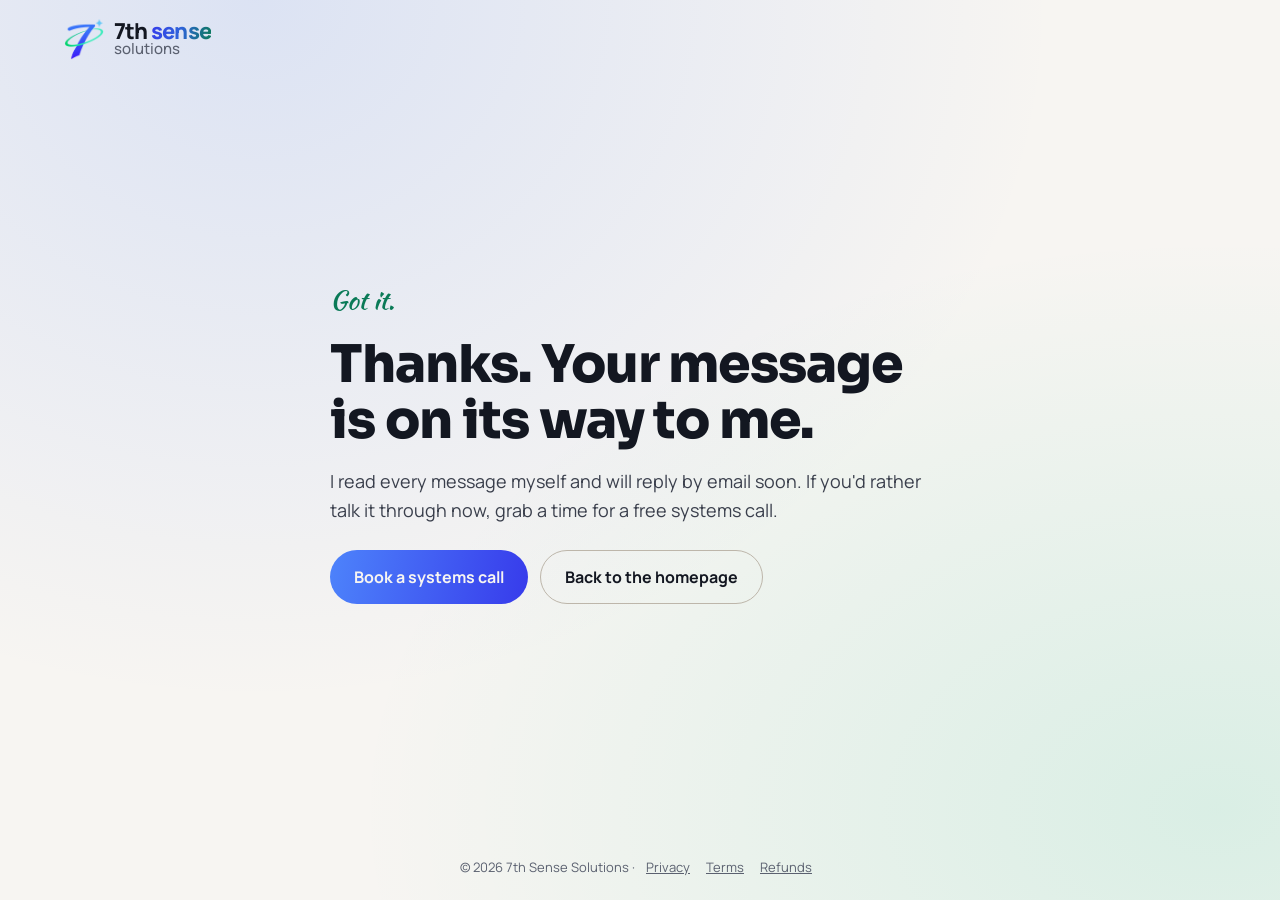
<file: thanks.html>
<!doctype html>
<html lang="en">
<head>
<meta charset="utf-8">
<meta name="viewport" content="width=device-width, initial-scale=1">
<link rel="icon" href="/favicon.ico" sizes="any">
<link rel="icon" type="image/png" sizes="32x32" href="/favicon-32.png">
<link rel="icon" type="image/png" sizes="16x16" href="/favicon-16.png">
<link rel="apple-touch-icon" href="/apple-touch-icon.png">
<meta name="theme-color" content="#F7F5F2">
<title>Message received | 7th Sense Solutions</title>
<meta name="robots" content="noindex">
<link rel="preconnect" href="https://fonts.googleapis.com">
<link href="https://fonts.googleapis.com/css2?family=Sora:wght@600;800&family=Manrope:wght@400;500;700;800&family=Kaushan+Script&display=swap" rel="stylesheet">
<style>
body{margin:0;min-height:100vh;display:flex;flex-direction:column;background:radial-gradient(ellipse at 20% 0%,rgba(77,131,251,0.16),transparent 55%),radial-gradient(ellipse at 95% 90%,rgba(5,190,133,0.12),transparent 50%),#F7F5F2;color:#131721;font-family:Manrope,sans-serif}
header{max-width:1200px;width:100%;box-sizing:border-box;margin:0 auto;padding:18px 24px}
header a{display:inline-flex;align-items:center;gap:10px;text-decoration:none;color:#131721}
.wm{display:inline-flex;flex-direction:column;line-height:.95}
.wm b{font-weight:800;font-size:22px;letter-spacing:-.035em}
.wm b span{background:linear-gradient(100deg,#373BEB,#2E63D9 50%,#0A7A57);-webkit-background-clip:text;background-clip:text;color:transparent}
.wm i{font-style:normal;font-weight:500;font-size:15px;color:#5B6170}
main{flex:1;display:flex;align-items:center;justify-content:center;padding:48px 24px 80px}
.card{max-width:620px;display:flex;flex-direction:column;gap:18px}
.eyebrow{font-family:'Kaushan Script',cursive;font-size:26px;color:#0A7A57}
h1{margin:0;font-family:Sora,sans-serif;font-weight:800;font-size:clamp(34px,5vw,52px);line-height:1.08;letter-spacing:-.02em}
p{margin:0;font-size:18px;line-height:1.6;color:#3A3F4C}
.btns{display:flex;flex-wrap:wrap;gap:12px;margin-top:8px}
.btns a{display:inline-flex;align-items:center;min-height:52px;padding:0 24px;border-radius:999px;font-weight:700;font-size:16px;text-decoration:none}
.primary{background:linear-gradient(100deg,#4D83FB,#373BEB);color:#F7F5F2}
.primary:hover{filter:brightness(1.08)}
.ghost{border:1px solid #BDB6AA;color:#131721}
.ghost:hover{border-color:#0A7A57}
footer{text-align:center;padding:24px;font-size:13px;color:#5B6170}
footer a{color:#5B6170;margin:0 8px}
</style>
</head>
<body>
<header><a href="/" aria-label="7th Sense Solutions home"><img src="/images/mark.png" alt="" width="40" height="42"><span class="wm"><b>7th <span>sense</span></b><i>solutions</i></span></a></header>
<main><div class="card">
<div class="eyebrow">Got it.</div>
<h1>Thanks. Your message is on its way to me.</h1>
<p>I read every message myself and will reply by email soon. If you'd rather talk it through now, grab a time for a free systems call.</p>
<div class="btns"><a href="https://calendar.google.com/calendar/appointments/schedules/AcZssZ2ihGTnjK_ADKunu6BIwyBelCXNJGZrNhhanmxzteIu9calpvYcj_o9ld1ZhANiABd0veh3dwn1" target="_blank" rel="noopener" class="primary">Book a systems call</a><a href="/" class="ghost">Back to the homepage</a></div>
</div></main>
<footer>© 2026 7th Sense Solutions · <a href="/privacy">Privacy</a><a href="/terms">Terms</a><a href="/refunds">Refunds</a></footer>
</body>
</html>
</file>
